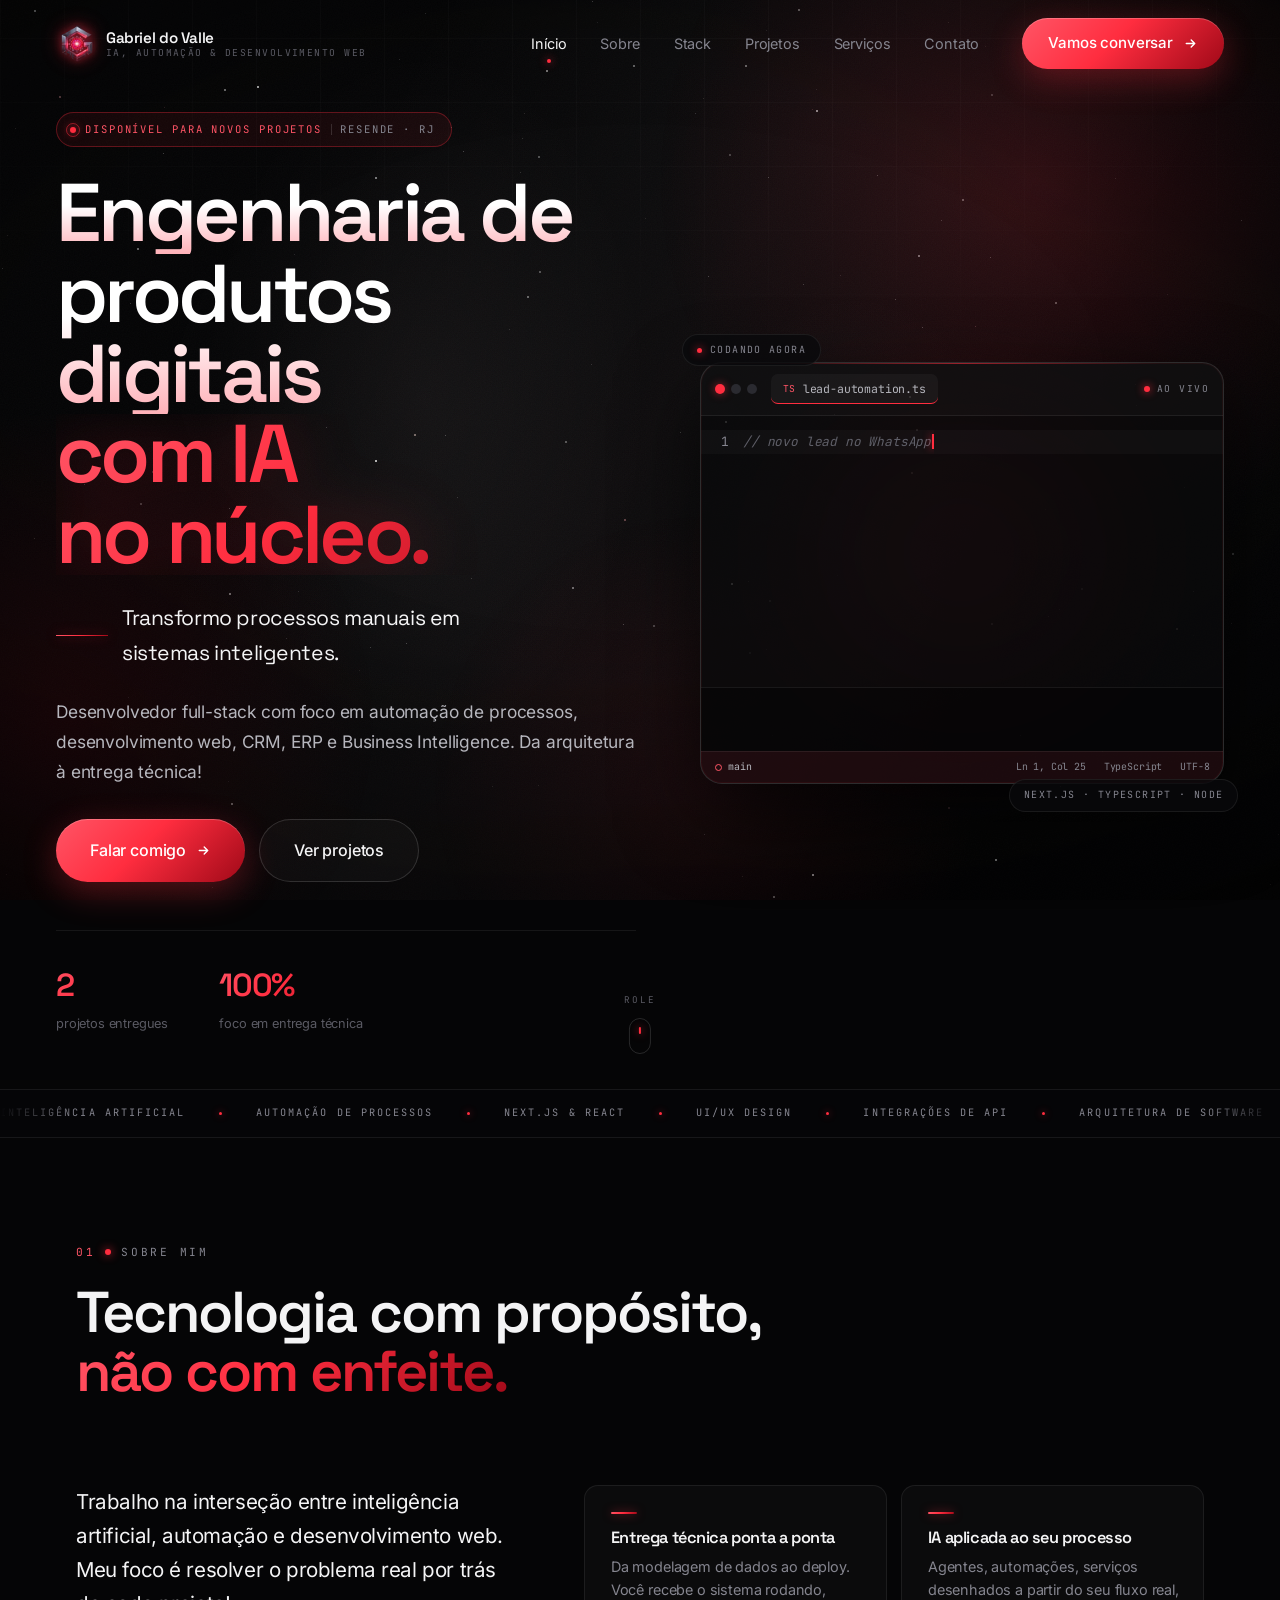
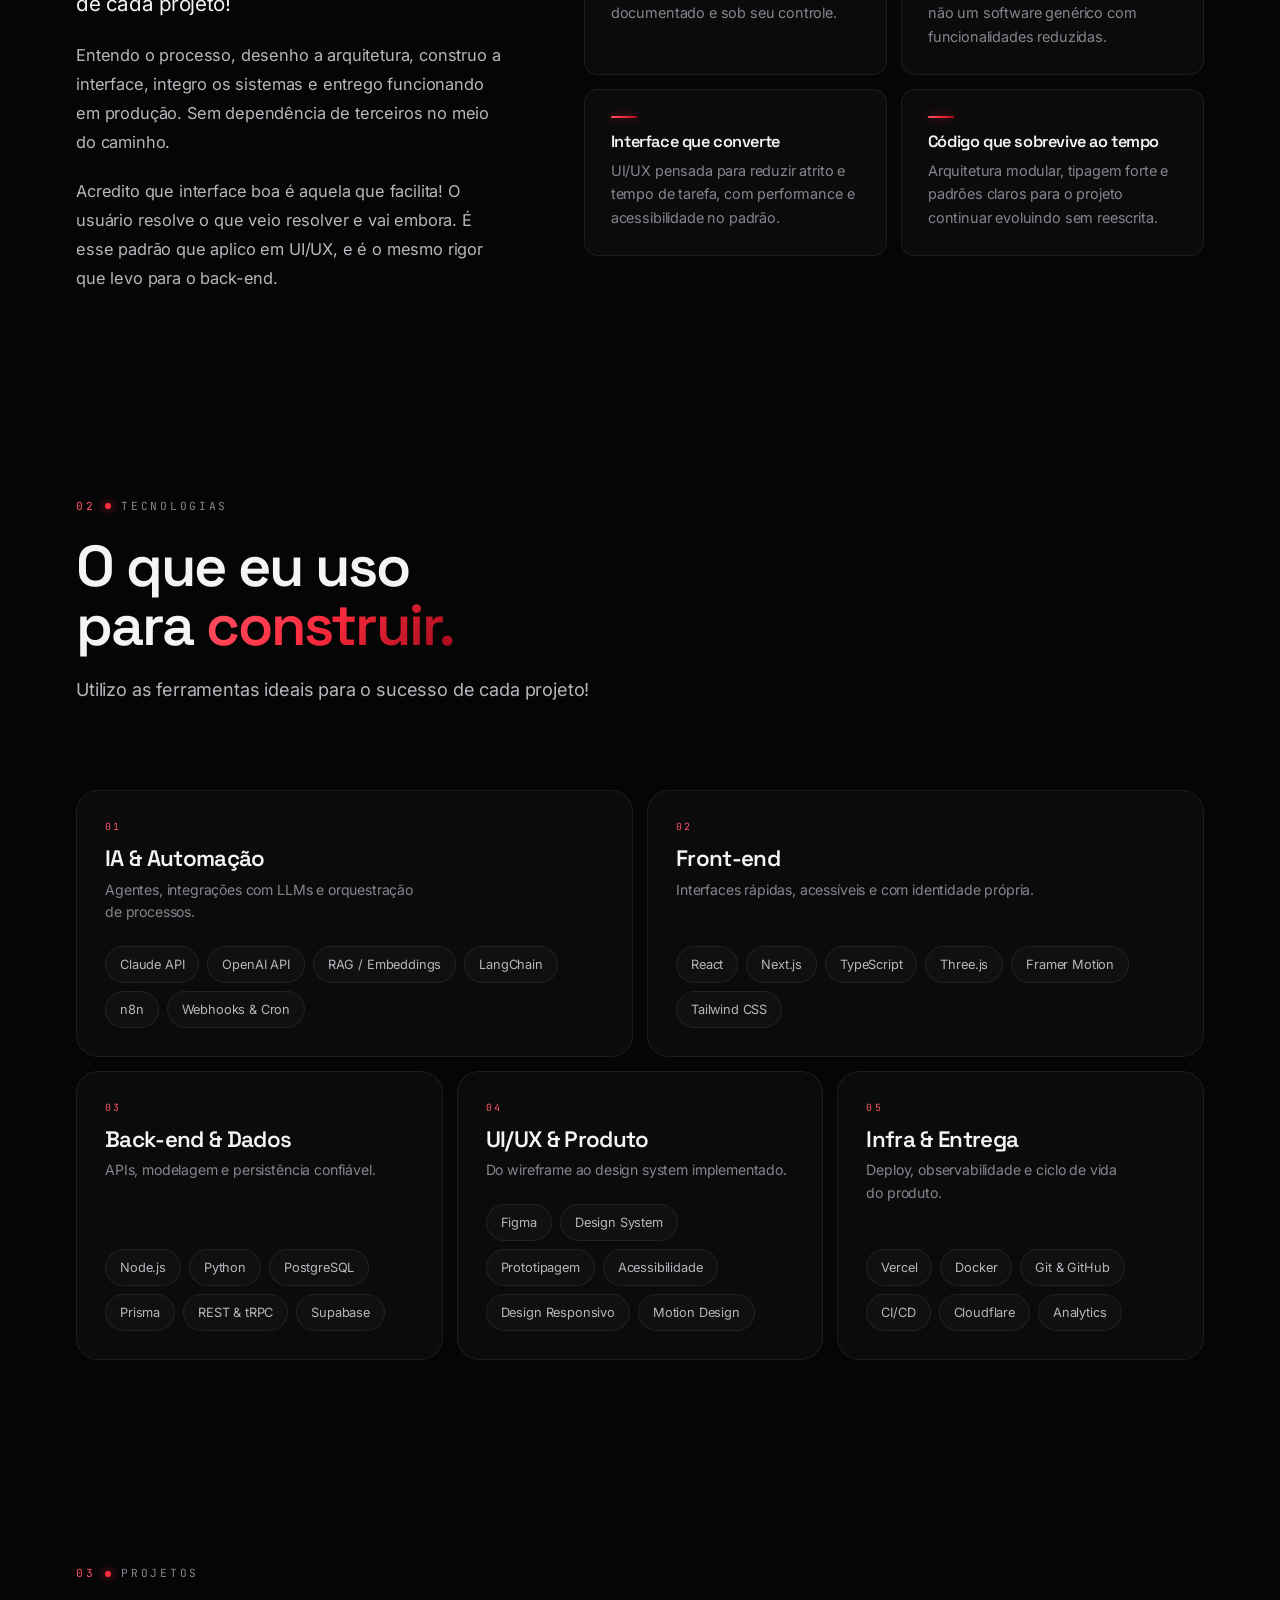
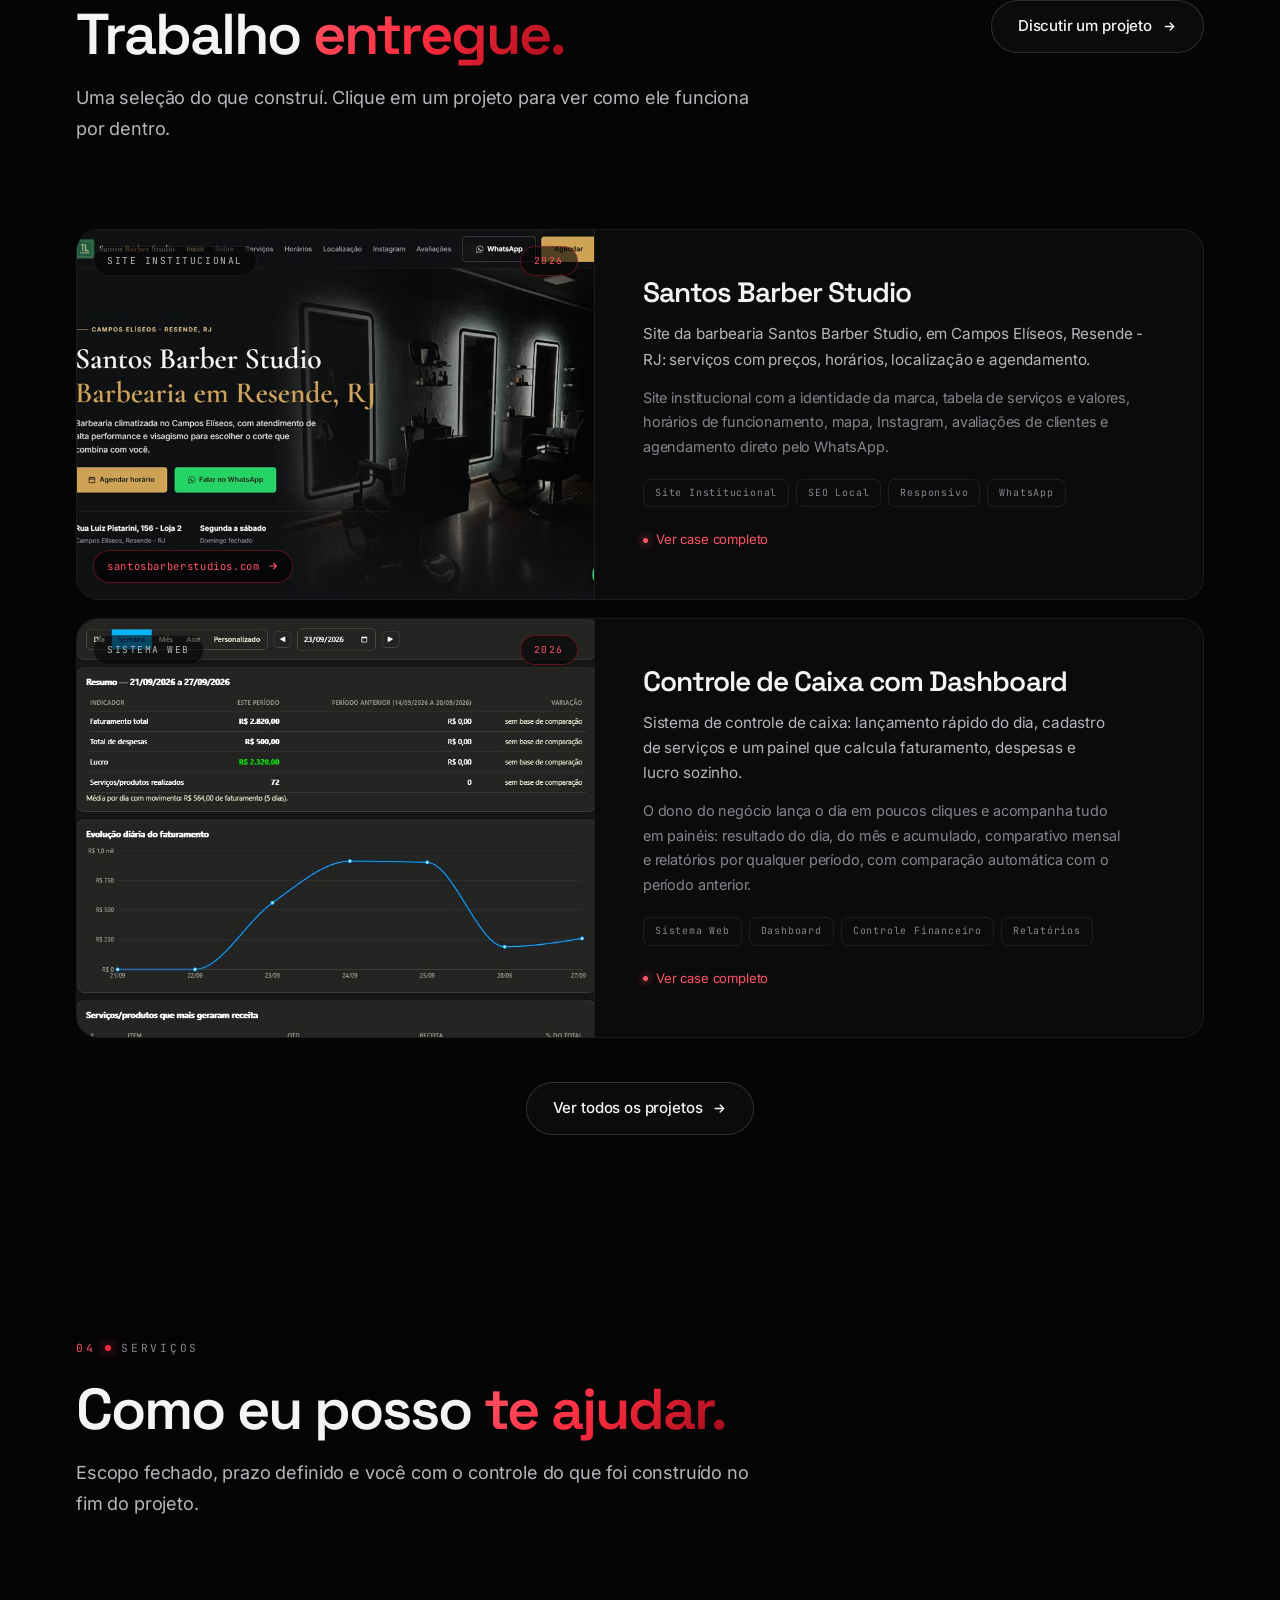
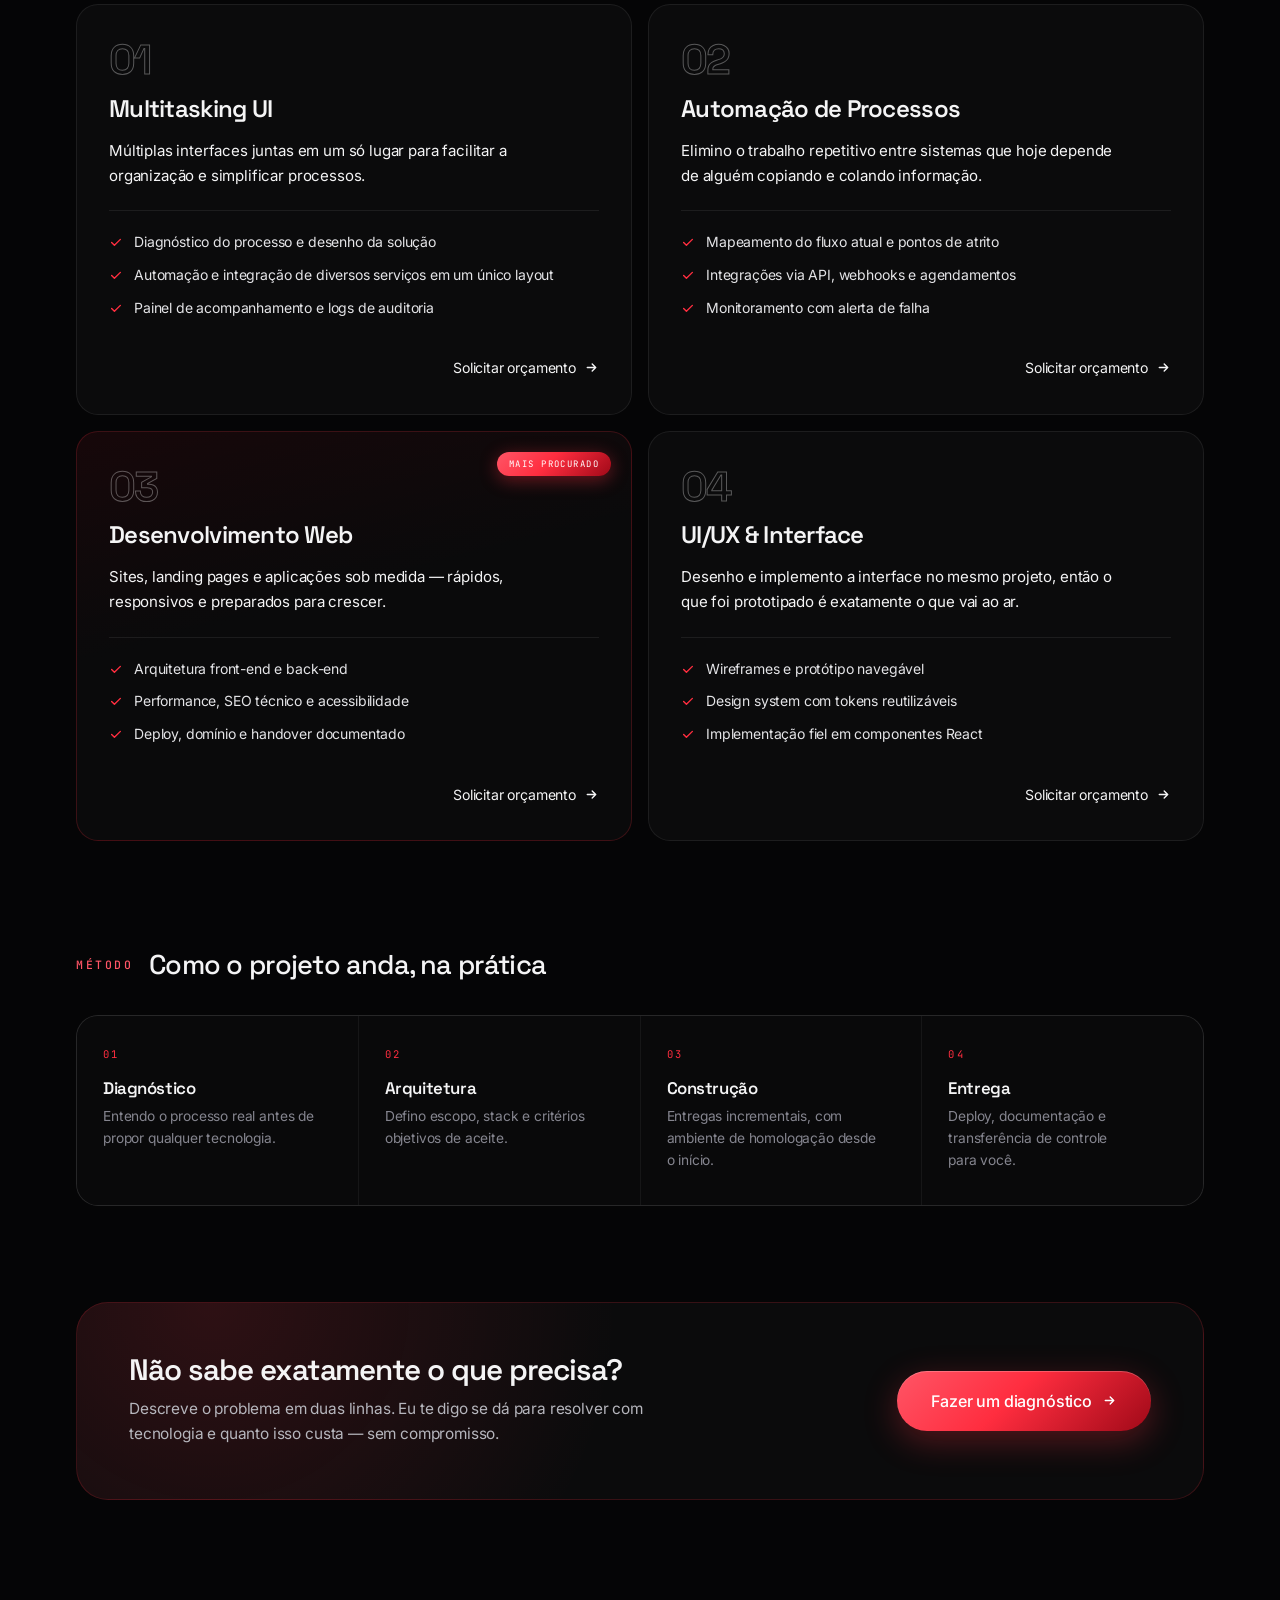
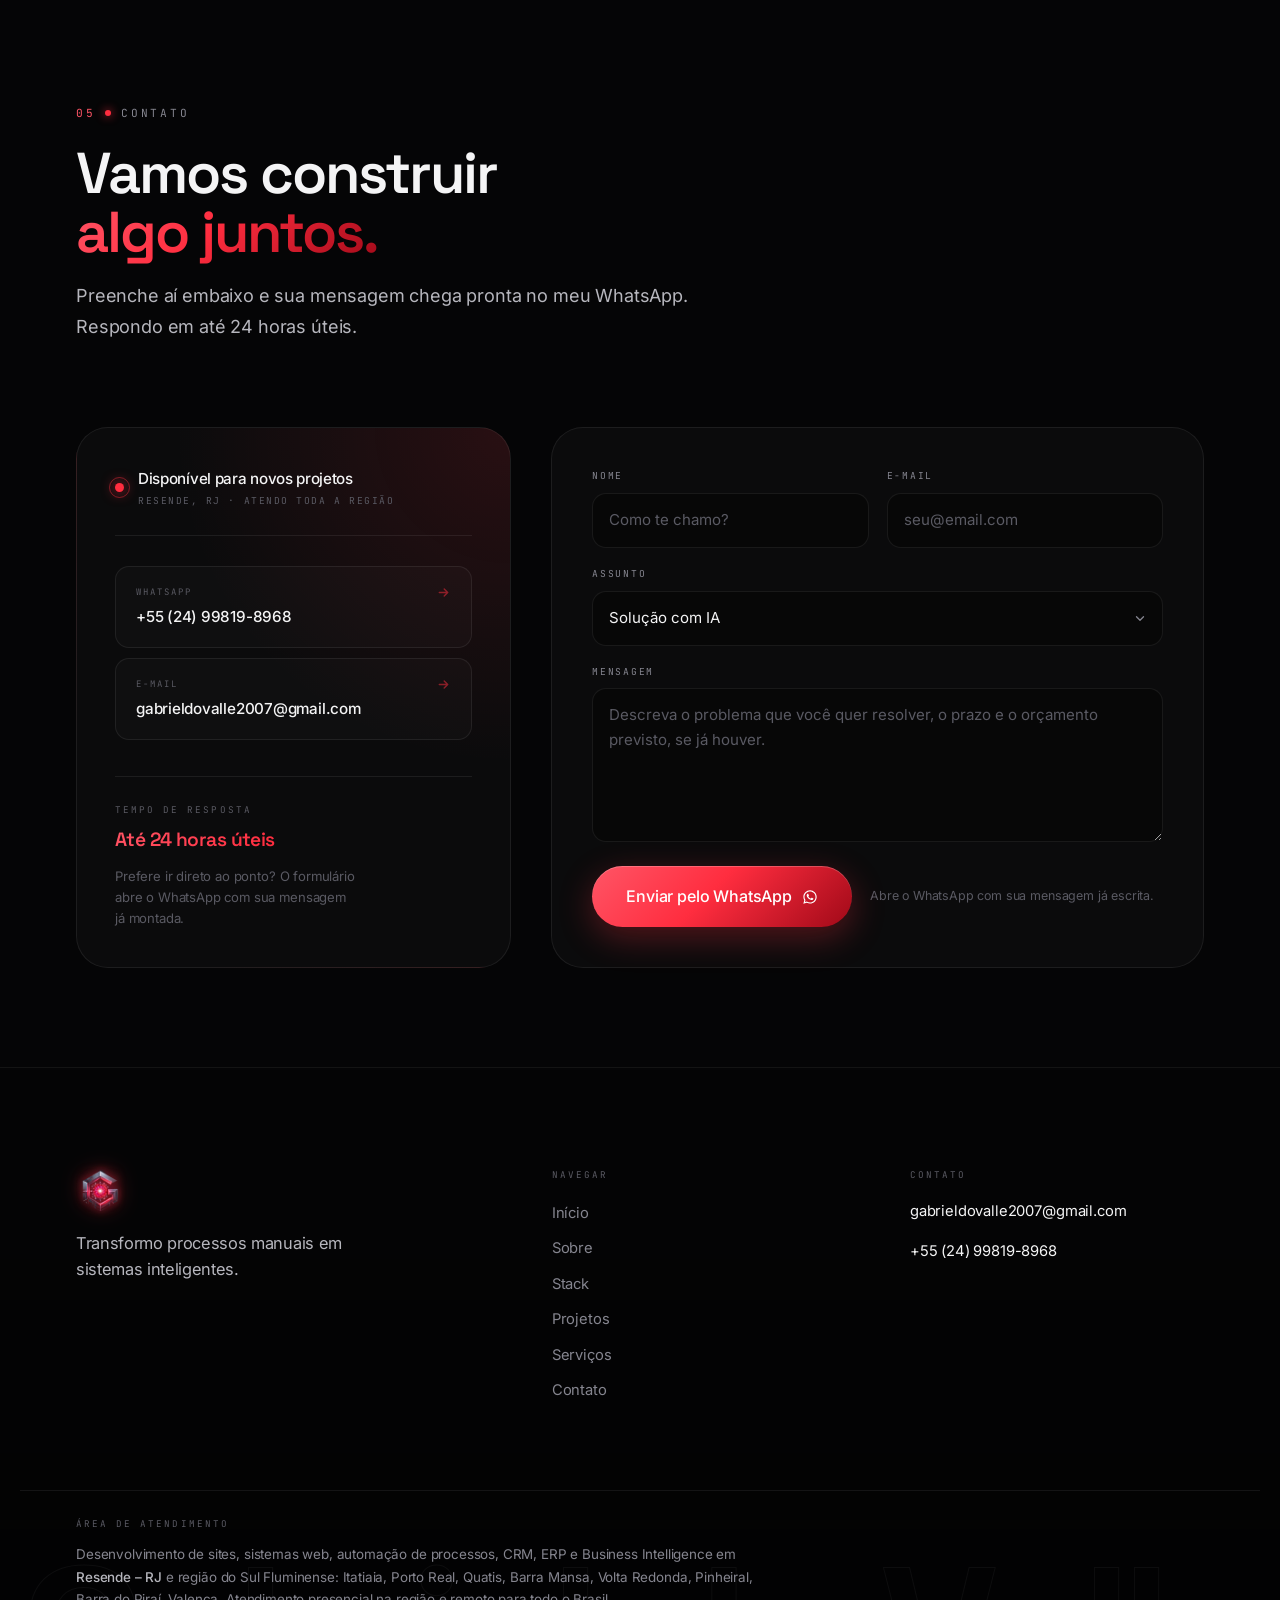
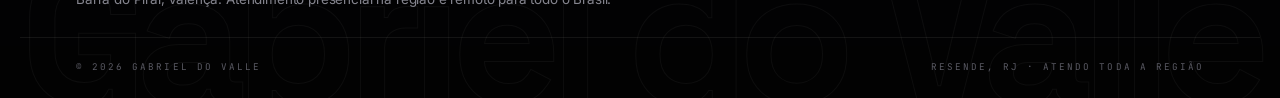
<file: index.html>
<!DOCTYPE html><html lang="pt-BR" class="display_6c38e116-module__ekQVfG__variable body_b1b3c434-module__d_0Jqq__variable mono_168a530b-module__RefMrG__variable"><head><meta charSet="utf-8"/><meta name="viewport" content="width=device-width, initial-scale=1"/><link rel="preload" href="/_next/static/media/inter-s.p.0gsaq8ukbf34m.woff2" as="font" crossorigin="" type="font/woff2"/><link rel="preload" href="/_next/static/media/jetbrains_mono-s.p.2rmhnsrc80fag.woff2" as="font" crossorigin="" type="font/woff2"/><link rel="preload" href="/_next/static/media/space_grotesk-s.p.092gko6h6levo.woff2" as="font" crossorigin="" type="font/woff2"/><link rel="preload" as="image" href="/logo-mark.png"/><link rel="stylesheet" href="/_next/static/chunks/259diqgk3mq0j.css" data-precedence="next"/><link rel="stylesheet" href="/_next/static/chunks/439s-s46n5mvq.css" data-precedence="next"/><link rel="stylesheet" href="/_next/static/chunks/1o6hzm44i4kti.css" data-precedence="next"/><link rel="preload" as="script" fetchPriority="low" href="/_next/static/chunks/12aruqaur5huj.js"/><script src="/_next/static/chunks/0_i_z5y45w3ww.js" async=""></script><script src="/_next/static/chunks/196x_tfexoucg.js" async=""></script><script src="/_next/static/chunks/turbopack-2b7m0jbolpuu7.js" async=""></script><script src="/_next/static/chunks/0h2qsuyze9ds1.js" async=""></script><script src="/_next/static/chunks/40_ns-kr3met_.js" async=""></script><script src="/_next/static/chunks/42q621w_pf1w7.js" async=""></script><script src="/_next/static/chunks/0o8_vfv96iha8.js" async=""></script><meta name="next-size-adjust" content=""/><meta http-equiv="Content-Security-Policy" content="default-src &#x27;self&#x27;; script-src &#x27;self&#x27; &#x27;unsafe-inline&#x27;; style-src &#x27;self&#x27; &#x27;unsafe-inline&#x27;; img-src &#x27;self&#x27; data:; font-src &#x27;self&#x27;; connect-src &#x27;self&#x27;; object-src &#x27;none&#x27;; base-uri &#x27;self&#x27;; form-action &#x27;self&#x27;; upgrade-insecure-requests"/><meta name="theme-color" content="#050506"/><meta name="color-scheme" content="dark"/><title>Gabriel do Valle — Desenvolvimento de Sites e Sistemas em Resende, RJ</title><meta name="description" content="Criação de sites, sistemas web, automação de processos, CRM, ERP e Business Intelligence em Resende e região do Sul Fluminense. Da arquitetura à entrega técnica. Atendimento presencial ou remoto."/><meta name="author" content="Gabriel do Valle"/><meta name="keywords" content="desenvolvimento de sites em Resende,criação de sites Resende RJ,desenvolvimento de sistemas Resende,sistema web sob medida Resende,programador em Resende RJ,desenvolvedor de sites Sul Fluminense,automação de processos Resende,desenvolvimento de ERP e CRM Resende,landing page Resende RJ,site para empresa Resende,Resende,Itatiaia,Porto Real,Quatis,Barra Mansa,Volta Redonda,Pinheiral,Barra do Piraí,Valença"/><meta name="referrer" content="strict-origin-when-cross-origin"/><meta name="creator" content="Gabriel do Valle"/><meta name="publisher" content="Gabriel do Valle"/><meta name="robots" content="index, follow"/><meta name="googlebot" content="index, follow, max-image-preview:large, max-snippet:-1"/><meta name="category" content="technology"/><link rel="canonical" href="https://gabrielvallecg.github.io/"/><meta property="og:title" content="Gabriel do Valle — Desenvolvimento de Sites e Sistemas em Resende, RJ"/><meta property="og:description" content="Criação de sites, sistemas web, automação de processos, CRM, ERP e Business Intelligence em Resende e região do Sul Fluminense. Da arquitetura à entrega técnica. Atendimento presencial ou remoto."/><meta property="og:url" content="https://gabrielvallecg.github.io/"/><meta property="og:site_name" content="Gabriel do Valle"/><meta property="og:locale" content="pt_BR"/><meta property="og:image" content="https://gabrielvallecg.github.io/og.jpg"/><meta property="og:image:width" content="1200"/><meta property="og:image:height" content="630"/><meta property="og:image:alt" content="Gabriel do Valle — sites, sistemas e automação com IA"/><meta property="og:type" content="website"/><meta name="twitter:card" content="summary_large_image"/><meta name="twitter:title" content="Gabriel do Valle — Desenvolvimento de Sites e Sistemas em Resende, RJ"/><meta name="twitter:description" content="Criação de sites, sistemas web, automação de processos, CRM, ERP e Business Intelligence em Resende e região do Sul Fluminense. Da arquitetura à entrega técnica. Atendimento presencial ou remoto."/><meta name="twitter:image" content="https://gabrielvallecg.github.io/og.jpg"/><meta name="twitter:image:alt" content="Gabriel do Valle — sites, sistemas e automação com IA"/><meta name="twitter:image:width" content="1200"/><meta name="twitter:image:height" content="630"/><link rel="icon" href="/icon.svg?icon.0d7tq_diuvg7f.svg" sizes="any" type="image/svg+xml"/><script src="/_next/static/chunks/0cz1d0mv5g_q7.js" noModule=""></script></head><body><div hidden=""><!--$--><!--/$--></div><a href="#conteudo" class="skipLink">Pular para o conteúdo</a><div class="Backdrop-module__TeW3gG__backdrop" aria-hidden="true"><div class="Backdrop-module__TeW3gG__milkyWay"></div><div class="Backdrop-module__TeW3gG__stars" data-layer="far" style="box-shadow:1310px 954px rgba(255,255,255,0.37),2178px 968px rgba(255,255,255,0.21),1556px 811px rgba(255,228,214,0.33),1075px 1206px rgba(255,255,255,0.40),457px 497px rgba(255,255,255,0.31),1491px 229px rgba(255,255,255,0.37),1071px 1520px rgba(255,255,255,0.44),813px 1122px rgba(255,255,255,0.26),1897px 1760px rgba(255,255,255,0.27),1903px 625px rgba(255,255,255,0.36),2164px 258px rgba(255,228,214,0.45),985px 46px rgba(255,228,214,0.20),1273px 947px rgba(255,255,255,0.27),1880px 160px rgba(255,255,255,0.39),1138px 1143px rgba(255,255,255,0.49),1193px 635px rgba(255,255,255,0.20),1074px 1367px rgba(255,255,255,0.28),890px 1516px rgba(255,255,255,0.23),1613px 1123px rgba(255,255,255,0.22),967px 1687px rgba(255,255,255,0.45),1052px 1654px rgba(255,255,255,0.37),788px 926px rgba(255,228,214,0.18),772px 735px rgba(255,255,255,0.22),1907px 980px rgba(255,255,255,0.34),1433px 1120px rgba(255,170,178,0.46),1531px 1087px rgba(255,255,255,0.36),242px 1173px rgba(255,170,178,0.39),1819px 243px rgba(255,255,255,0.22),2489px 618px rgba(255,255,255,0.48),1947px 1177px rgba(255,255,255,0.20),1700px 886px rgba(255,255,255,0.38),1838px 567px rgba(255,255,255,0.21),975px 326px rgba(255,170,178,0.44),1922px 9px rgba(255,228,214,0.32),1457px 1260px rgba(255,255,255,0.38),1270px 884px rgba(255,228,214,0.23),163px 153px rgba(255,255,255,0.50),1802px 1503px rgba(255,170,178,0.47),130px 303px rgba(255,255,255,0.37),1068px 959px rgba(255,255,255,0.20),1184px 487px rgba(255,255,255,0.31),1059px 609px rgba(255,255,255,0.37),2497px 534px rgba(255,255,255,0.32),1751px 571px rgba(255,255,255,0.36),7px 235px rgba(255,228,214,0.23),347px 1470px rgba(255,255,255,0.24),2113px 1330px rgba(255,255,255,0.44),227px 1339px rgba(255,255,255,0.25),877px 175px rgba(255,255,255,0.46),1845px 1040px rgba(255,255,255,0.42),982px 1375px rgba(255,255,255,0.25),355px 1126px rgba(255,255,255,0.18),2473px 1558px rgba(255,228,214,0.35),143px 950px rgba(255,255,255,0.43),2516px 250px rgba(255,255,255,0.46),2373px 1783px rgba(255,255,255,0.30),1115px 178px rgba(255,255,255,0.24),226px 1687px rgba(255,255,255,0.36),593px 1682px rgba(255,228,214,0.20),695px 113px rgba(255,255,255,0.32),359px 670px rgba(255,228,214,0.22),1482px 830px rgba(255,255,255,0.50),1457px 978px rgba(255,255,255,0.26),2420px 543px rgba(255,255,255,0.33),326px 427px rgba(255,255,255,0.38),236px 1334px rgba(255,255,255,0.23),1106px 1409px rgba(255,255,255,0.37),1729px 680px rgba(255,170,178,0.42),842px 1279px rgba(255,255,255,0.21),1339px 1228px rgba(255,170,178,0.21),2334px 241px rgba(255,255,255,0.47),1822px 1027px rgba(255,170,178,0.43),1136px 405px rgba(255,255,255,0.28),1802px 89px rgba(255,255,255,0.41),1096px 1362px rgba(255,170,178,0.32),1897px 220px rgba(255,255,255,0.21),43px 1698px rgba(255,255,255,0.26),748px 581px rgba(255,255,255,0.41),1562px 1753px rgba(255,228,214,0.36),1403px 707px rgba(255,228,214,0.27),255px 983px rgba(255,255,255,0.32),1353px 342px rgba(255,255,255,0.39),768px 177px rgba(255,255,255,0.46),252px 1027px rgba(255,255,255,0.32),164px 107px rgba(255,170,178,0.31),1071px 1630px rgba(255,255,255,0.29),1559px 12px rgba(255,255,255,0.30),2031px 1275px rgba(255,170,178,0.38),1602px 296px rgba(255,255,255,0.21),557px 1530px rgba(255,255,255,0.23),168px 1506px rgba(255,255,255,0.42),948px 22px rgba(255,228,214,0.25),1208px 9px rgba(255,255,255,0.19),967px 902px rgba(255,228,214,0.19),2334px 441px rgba(255,255,255,0.29),399px 59px rgba(255,255,255,0.31),1978px 712px rgba(255,255,255,0.45),796px 1117px rgba(255,255,255,0.39),1008px 1266px rgba(255,255,255,0.33),1079px 1738px rgba(255,255,255,0.28),167px 1141px rgba(255,255,255,0.22),568px 1452px rgba(255,255,255,0.41),2461px 743px rgba(255,255,255,0.29),32px 1588px rgba(255,255,255,0.22),2193px 1589px rgba(255,170,178,0.23),1023px 1000px rgba(255,255,255,0.29),245px 51px rgba(255,255,255,0.26),761px 1099px rgba(255,255,255,0.33),1337px 1125px rgba(255,170,178,0.42),492px 786px rgba(255,255,255,0.22),803px 284px rgba(255,255,255,0.38),415px 1186px rgba(255,255,255,0.24),597px 22px rgba(255,255,255,0.21),827px 932px rgba(255,170,178,0.28),1843px 1286px rgba(255,255,255,0.27),1075px 1607px rgba(255,255,255,0.30),445px 435px rgba(255,255,255,0.48),176px 1556px rgba(255,255,255,0.46),2px 268px rgba(255,255,255,0.34),1731px 1271px rgba(255,255,255,0.40),538px 1677px rgba(255,255,255,0.49),298px 591px rgba(255,255,255,0.28),2066px 1710px rgba(255,255,255,0.20),1005px 1702px rgba(255,255,255,0.37),377px 1153px rgba(255,255,255,0.36),2303px 835px rgba(255,255,255,0.48),612px 1085px rgba(255,255,255,0.43),703px 98px rgba(255,228,214,0.29),2286px 519px rgba(255,255,255,0.32),1020px 735px rgba(255,255,255,0.41),834px 414px rgba(255,255,255,0.48),27px 1038px rgba(255,255,255,0.25),2114px 1247px rgba(255,255,255,0.23),15px 128px rgba(255,255,255,0.24),24px 1681px rgba(255,255,255,0.46),1656px 1080px rgba(255,255,255,0.43),128px 697px rgba(255,255,255,0.22),1045px 509px rgba(255,228,214,0.22),1224px 1580px rgba(255,255,255,0.41),1325px 1198px rgba(255,255,255,0.19),1799px 1484px rgba(255,255,255,0.30),1135px 384px rgba(255,170,178,0.36),522px 138px rgba(255,255,255,0.28),781px 1363px rgba(255,255,255,0.49),941px 220px rgba(255,255,255,0.40),645px 218px rgba(255,255,255,0.19),507px 1083px rgba(255,228,214,0.30),2160px 197px rgba(255,255,255,0.29),708px 276px rgba(255,255,255,0.44),1451px 159px rgba(255,255,255,0.34),1872px 878px rgba(255,170,178,0.33),359px 1316px rgba(255,255,255,0.31),1545px 1343px rgba(255,255,255,0.34),34px 538px rgba(255,255,255,0.32),980px 1190px rgba(255,255,255,0.36),2109px 14px rgba(255,255,255,0.42),1415px 1047px rgba(255,255,255,0.24),1381px 299px rgba(255,255,255,0.32),520px 172px rgba(255,255,255,0.28),1685px 1500px rgba(255,255,255,0.22),84px 1047px rgba(255,255,255,0.49),471px 578px rgba(255,255,255,0.33),1228px 1648px rgba(255,255,255,0.34),208px 1171px rgba(255,170,178,0.33),895px 299px rgba(255,255,255,0.48),591px 364px rgba(255,255,255,0.28),1975px 1762px rgba(255,255,255,0.24),1879px 1063px rgba(255,255,255,0.49),2179px 629px rgba(255,170,178,0.20),1622px 200px rgba(255,255,255,0.21),810px 1233px rgba(255,255,255,0.40),1438px 1150px rgba(255,255,255,0.40),212px 1443px rgba(255,255,255,0.23),2390px 1551px rgba(255,255,255,0.50),878px 1681px rgba(255,255,255,0.42),2237px 319px rgba(255,255,255,0.27),704px 834px rgba(255,255,255,0.40),2321px 362px rgba(255,255,255,0.18),1732px 1164px rgba(255,255,255,0.49),369px 1799px rgba(255,255,255,0.39),752px 1302px rgba(255,170,178,0.40),837px 575px rgba(255,255,255,0.21),1497px 260px rgba(255,255,255,0.43),1931px 721px rgba(255,255,255,0.23),2548px 1347px rgba(255,255,255,0.27),370px 647px rgba(255,255,255,0.41),1341px 213px rgba(255,228,214,0.37),2464px 1761px rgba(255,228,214,0.28),1287px 839px rgba(255,255,255,0.46),1896px 1080px rgba(255,255,255,0.45),451px 127px rgba(255,255,255,0.40),2524px 604px rgba(255,255,255,0.22),2308px 1019px rgba(255,228,214,0.38),1426px 81px rgba(255,255,255,0.35),552px 909px rgba(255,255,255,0.38),425px 13px rgba(255,255,255,0.28),1555px 1401px rgba(255,255,255,0.37),1670px 115px rgba(255,255,255,0.26),1167px 294px rgba(255,170,178,0.21),425px 202px rgba(255,255,255,0.47),271px 1789px rgba(255,255,255,0.25),2158px 1266px rgba(255,228,214,0.39),1940px 1760px rgba(255,255,255,0.44),1048px 616px rgba(255,255,255,0.45),52px 1282px rgba(255,255,255,0.33),113px 870px rgba(255,255,255,0.39),2276px 785px rgba(255,255,255,0.20),398px 1656px rgba(255,255,255,0.23),1148px 1462px rgba(255,255,255,0.45),2507px 20px rgba(255,170,178,0.31),592px 1px rgba(255,255,255,0.45),1346px 1031px rgba(255,255,255,0.40),1380px 1449px rgba(255,255,255,0.50),2051px 1764px rgba(255,255,255,0.22),1803px 54px rgba(255,255,255,0.45),1743px 1061px rgba(255,228,214,0.32),2379px 868px rgba(255,255,255,0.48),162px 288px rgba(255,255,255,0.30),680px 432px rgba(255,255,255,0.40),2428px 798px rgba(255,255,255,0.45),2343px 310px rgba(255,255,255,0.25),959px 1780px rgba(255,255,255,0.46),1440px 1511px rgba(255,255,255,0.45),2520px 1510px rgba(255,255,255,0.31),1815px 1494px rgba(255,255,255,0.28),830px 1146px rgba(255,228,214,0.25),593px 1774px rgba(255,255,255,0.21),1281px 242px rgba(255,255,255,0.39),2064px 1651px rgba(255,228,214,0.33),2347px 1272px rgba(255,255,255,0.41),1261px 1064px rgba(255,255,255,0.33),1937px 347px rgba(255,255,255,0.27),1060px 786px rgba(255,255,255,0.45),2086px 1062px rgba(255,255,255,0.32),354px 1691px rgba(255,255,255,0.22),2024px 1066px rgba(255,255,255,0.46),1348px 1590px rgba(255,255,255,0.37),606px 1154px rgba(255,255,255,0.30),1193px 591px rgba(255,255,255,0.50),623px 624px rgba(255,255,255,0.46),742px 876px rgba(255,228,214,0.28),2114px 852px rgba(255,255,255,0.28),1241px 220px rgba(255,255,255,0.35),250px 976px rgba(255,255,255,0.32),1639px 751px rgba(255,170,178,0.46),2359px 760px rgba(255,170,178,0.40),1231px 623px rgba(255,255,255,0.18),1378px 1536px rgba(255,255,255,0.30),1278px 834px rgba(255,255,255,0.18),2401px 24px rgba(255,255,255,0.28),2062px 804px rgba(255,228,214,0.43),212px 887px rgba(255,255,255,0.32),294px 254px rgba(255,255,255,0.24),990px 257px rgba(255,255,255,0.47),730px 1202px rgba(255,255,255,0.26),2261px 503px rgba(255,255,255,0.36),905px 959px rgba(255,170,178,0.38),611px 1713px rgba(255,255,255,0.46),149px 1771px rgba(255,255,255,0.18),2207px 385px rgba(255,170,178,0.28),1569px 1620px rgba(255,170,178,0.24),385px 1106px rgba(255,255,255,0.47),2220px 1729px rgba(255,255,255,0.29),2074px 1288px rgba(255,255,255,0.25),1001px 1475px rgba(255,255,255,0.23),2229px 1624px rgba(255,255,255,0.39),2025px 803px rgba(255,255,255,0.49),1102px 751px rgba(255,255,255,0.22),490px 1052px rgba(255,255,255,0.28),52px 1590px rgba(255,255,255,0.18),1047px 1434px rgba(255,255,255,0.18),1586px 56px rgba(255,255,255,0.43),1209px 1560px rgba(255,255,255,0.42),500px 1385px rgba(255,255,255,0.48),2421px 1141px rgba(255,255,255,0.23),2491px 1264px rgba(255,170,178,0.32),509px 329px rgba(255,255,255,0.28),1211px 1160px rgba(255,255,255,0.29),766px 649px rgba(255,255,255,0.31),1038px 790px rgba(255,255,255,0.47),2533px 163px rgba(255,255,255,0.37),1729px 1083px rgba(255,255,255,0.35),673px 1738px rgba(255,255,255,0.38),2307px 767px rgba(255,255,255,0.48),238px 449px rgba(255,255,255,0.30),1826px 92px rgba(255,255,255,0.48),626px 989px rgba(255,255,255,0.45),1731px 13px rgba(255,255,255,0.24),435px 1367px rgba(255,255,255,0.21),2535px 1388px rgba(255,255,255,0.49),848px 996px rgba(255,255,255,0.46),1322px 663px rgba(255,228,214,0.40),1935px 1150px rgba(255,170,178,0.47),2444px 1262px rgba(255,255,255,0.46),463px 151px rgba(255,255,255,0.45),406px 619px rgba(255,255,255,0.33),1518px 1714px rgba(255,255,255,0.28),6px 874px rgba(255,170,178,0.26),2079px 1070px rgba(255,255,255,0.38),1344px 763px rgba(255,255,255,0.46),121px 1624px rgba(255,255,255,0.33),1732px 699px rgba(255,255,255,0.27),406px 643px rgba(255,255,255,0.49),1346px 1169px rgba(255,255,255,0.48),2343px 538px rgba(255,255,255,0.43),2234px 585px rgba(255,255,255,0.40),229px 508px rgba(255,255,255,0.45),142px 1586px rgba(255,170,178,0.48),840px 275px rgba(255,228,214,0.25),2175px 1298px rgba(255,255,255,0.28),1760px 1588px rgba(255,255,255,0.46),766px 30px rgba(255,255,255,0.20),1584px 1124px rgba(255,170,178,0.20),286px 638px rgba(255,255,255,0.30),2334px 66px rgba(255,255,255,0.21),368px 220px rgba(255,255,255,0.42),1339px 955px rgba(255,255,255,0.47),2203px 245px rgba(255,255,255,0.36),1475px 1587px rgba(255,255,255,0.40),922px 327px rgba(255,255,255,0.49),515px 909px rgba(255,255,255,0.24),1736px 929px rgba(255,255,255,0.38),389px 621px rgba(255,255,255,0.34),2363px 376px rgba(255,255,255,0.46),1888px 1055px rgba(255,255,255,0.36),347px 1771px rgba(255,255,255,0.18),1629px 58px rgba(255,255,255,0.41),454px 1597px rgba(255,255,255,0.36),812px 109px rgba(255,170,178,0.31),2145px 1661px rgba(255,255,255,0.40),1991px 583px rgba(255,255,255,0.18),2200px 440px rgba(255,255,255,0.48),2380px 501px rgba(255,255,255,0.25),684px 1742px rgba(255,255,255,0.43),1301px 767px rgba(255,255,255,0.43),2412px 1523px rgba(255,255,255,0.26),1336px 1766px rgba(255,255,255,0.37),524px 113px rgba(255,255,255,0.24),816px 89px rgba(255,228,214,0.25),2248px 622px rgba(255,255,255,0.33),1402px 172px rgba(255,228,214,0.50),228px 781px rgba(255,255,255,0.20),2415px 1354px rgba(255,255,255,0.41),2131px 1419px rgba(255,228,214,0.39),2388px 943px rgba(255,255,255,0.30),1504px 435px rgba(255,170,178,0.26),1963px 1342px rgba(255,228,214,0.24),1138px 766px rgba(255,255,255,0.22),52px 1635px rgba(255,255,255,0.24),728px 1683px rgba(255,255,255,0.49),670px 1256px rgba(255,255,255,0.28),276px 1740px rgba(255,255,255,0.45),1670px 426px rgba(255,255,255,0.46),1467px 998px rgba(255,170,178,0.39),2383px 1778px rgba(255,255,255,0.24),2289px 304px rgba(255,255,255,0.39),1809px 1729px rgba(255,170,178,0.36),538px 785px rgba(255,255,255,0.23),84px 484px rgba(255,255,255,0.37),2518px 96px rgba(255,255,255,0.28)"></div><div class="Backdrop-module__TeW3gG__stars" data-layer="mid" style="box-shadow:539px 271px rgba(255,255,255,0.43),991px 623px rgba(255,255,255,0.44),633px 65px rgba(255,255,255,0.56),1567px 1332px rgba(255,255,255,0.69),1782px 100px rgba(255,228,214,0.67),1931px 494px rgba(255,255,255,0.53),729px 154px rgba(255,255,255,0.33),653px 625px rgba(255,255,255,0.36),1600px 563px rgba(255,255,255,0.65),1586px 591px rgba(255,255,255,0.63),2089px 148px rgba(255,255,255,0.33),745px 65px rgba(255,255,255,0.60),527px 296px rgba(255,255,255,0.54),642px 1149px rgba(255,255,255,0.54),1886px 992px rgba(255,255,255,0.49),520px 1585px rgba(255,170,178,0.36),771px 1567px rgba(255,255,255,0.41),2203px 695px rgba(255,255,255,0.49),2287px 470px rgba(255,255,255,0.48),936px 1600px rgba(255,255,255,0.67),991px 94px rgba(255,255,255,0.34),1515px 800px rgba(255,255,255,0.53),571px 1795px rgba(255,255,255,0.55),1688px 742px rgba(255,255,255,0.48),2120px 1059px rgba(255,255,255,0.66),1864px 1548px rgba(255,255,255,0.40),1434px 1225px rgba(255,228,214,0.43),2128px 1605px rgba(255,255,255,0.47),1381px 1172px rgba(255,255,255,0.37),572px 587px rgba(255,255,255,0.58),1460px 528px rgba(255,255,255,0.68),338px 1039px rgba(255,255,255,0.30),1509px 672px rgba(255,255,255,0.64),25px 1080px rgba(255,255,255,0.40),2205px 510px rgba(255,255,255,0.42),1687px 1110px rgba(255,255,255,0.52),2539px 990px rgba(255,255,255,0.55),362px 1408px rgba(255,255,255,0.34),1600px 1638px rgba(255,255,255,0.54),2446px 1383px rgba(255,255,255,0.52),2267px 1327px rgba(255,255,255,0.61),1110px 1634px rgba(255,170,178,0.47),970px 1140px rgba(255,255,255,0.69),814px 1271px rgba(255,255,255,0.44),704px 1636px rgba(255,228,214,0.69),773px 896px rgba(255,255,255,0.65),2187px 990px rgba(255,255,255,0.39),1355px 1798px rgba(255,228,214,0.58),2224px 985px rgba(255,255,255,0.31),243px 739px rgba(255,255,255,0.47),565px 441px rgba(255,255,255,0.44),2532px 1349px rgba(255,255,255,0.44),1633px 1615px rgba(255,255,255,0.69),224px 89px rgba(255,255,255,0.68),962px 1565px rgba(255,255,255,0.43),1065px 1611px rgba(255,255,255,0.64),2348px 690px rgba(255,255,255,0.51),1016px 1008px rgba(255,228,214,0.56),229px 593px rgba(255,255,255,0.64),916px 429px rgba(255,255,255,0.70),798px 9px rgba(255,255,255,0.56),1293px 271px rgba(255,255,255,0.41),152px 471px rgba(255,170,178,0.31),1162px 999px rgba(255,255,255,0.58),2043px 872px rgba(255,255,255,0.47),1644px 1413px rgba(255,255,255,0.30),34px 10px rgba(255,255,255,0.62),1850px 1584px rgba(255,255,255,0.45),1508px 1221px rgba(255,255,255,0.67),1537px 1684px rgba(255,255,255,0.53),1486px 1229px rgba(255,255,255,0.42),911px 472px rgba(255,228,214,0.58),2506px 1396px rgba(255,170,178,0.33),2060px 324px rgba(255,255,255,0.47),538px 156px rgba(255,255,255,0.42),977px 1683px rgba(255,255,255,0.43),2178px 1061px rgba(255,255,255,0.32),1890px 1279px rgba(255,255,255,0.57),962px 199px rgba(255,255,255,0.48),2278px 776px rgba(255,255,255,0.44),137px 248px rgba(255,255,255,0.60),140px 503px rgba(255,255,255,0.33),1961px 398px rgba(255,255,255,0.37),1549px 388px rgba(255,255,255,0.49),414px 434px rgba(255,228,214,0.64),1749px 251px rgba(255,255,255,0.70),1966px 1532px rgba(255,170,178,0.37),2538px 1266px rgba(255,170,178,0.49),59px 96px rgba(255,170,178,0.55),412px 1243px rgba(255,255,255,0.59),768px 1202px rgba(255,255,255,0.53),1176px 628px rgba(255,228,214,0.67),948px 807px rgba(255,170,178,0.33),749px 652px rgba(255,255,255,0.32),2418px 1788px rgba(255,228,214,0.57),595px 1458px rgba(255,255,255,0.54),1754px 592px rgba(255,228,214,0.57),1640px 1786px rgba(255,255,255,0.66),375px 177px rgba(255,255,255,0.67),2235px 1701px rgba(255,255,255,0.40),1081px 588px rgba(255,255,255,0.36),2309px 1623px rgba(255,255,255,0.45),1638px 492px rgba(255,255,255,0.31),1410px 284px rgba(255,255,255,0.47),769px 600px rgba(255,255,255,0.34),1055px 302px rgba(255,255,255,0.44),1325px 334px rgba(255,255,255,0.34),1742px 939px rgba(255,255,255,0.63),539px 1145px rgba(255,255,255,0.69),824px 918px rgba(255,228,214,0.46),1998px 1226px rgba(255,255,255,0.66),1534px 890px rgba(255,170,178,0.60),565px 236px rgba(255,255,255,0.38),218px 1785px rgba(255,255,255,0.69),1232px 553px rgba(255,255,255,0.31),1154px 1195px rgba(255,255,255,0.51),988px 1141px rgba(255,255,255,0.48),2265px 1521px rgba(255,228,214,0.66),624px 519px rgba(255,170,178,0.50),1570px 32px rgba(255,255,255,0.37)"></div><div class="Backdrop-module__TeW3gG__stars" data-layer="near" style="box-shadow:1612px 173px rgba(255,255,255,0.74),1281px 1181px rgba(255,255,255,0.82),69px 1015px rgba(255,255,255,0.60),909px 396px rgba(255,255,255,0.77),2041px 490px rgba(255,255,255,0.83),2037px 187px rgba(255,228,214,0.77),1997px 1144px rgba(255,255,255,0.82),2056px 1796px rgba(255,255,255,0.64),918px 255px rgba(255,255,255,0.55),1524px 370px rgba(255,255,255,0.68),1705px 936px rgba(255,255,255,0.59),513px 1612px rgba(255,255,255,0.69),731px 583px rgba(255,255,255,0.90),1652px 827px rgba(255,255,255,0.66),2274px 1678px rgba(255,228,214,0.72),546px 70px rgba(255,255,255,0.62),1739px 1024px rgba(255,170,178,0.61),725px 421px rgba(255,255,255,0.94),1808px 1019px rgba(255,255,255,0.71),8px 1043px rgba(255,255,255,0.68),2496px 375px rgba(255,255,255,0.92),257px 86px rgba(255,255,255,0.93),995px 859px rgba(255,255,255,0.83),1677px 1608px rgba(255,255,255,0.60),1798px 1385px rgba(255,255,255,0.55),231px 803px rgba(255,255,255,0.62),816px 110px rgba(255,255,255,0.72),409px 1382px rgba(255,255,255,0.59),1745px 1600px rgba(255,255,255,0.66),375px 460px rgba(255,255,255,0.91),2491px 300px rgba(255,228,214,0.56),757px 1282px rgba(255,255,255,0.94),812px 874px rgba(255,255,255,0.93),1398px 513px rgba(255,255,255,0.64),1805px 737px rgba(255,255,255,0.92),1778px 622px rgba(255,255,255,0.69),2509px 1728px rgba(255,255,255,0.74),1603px 820px rgba(255,228,214,0.83)"></div><div class="Backdrop-module__TeW3gG__grid"></div><div class="Backdrop-module__TeW3gG__auroraOne"></div><div class="Backdrop-module__TeW3gG__auroraTwo"></div><div class="Backdrop-module__TeW3gG__auroraThree"></div><div class="Backdrop-module__TeW3gG__noise"></div><div class="Backdrop-module__TeW3gG__vignette"></div></div><header class="Navbar-module__cRh5nW__header" data-condensed="false"><nav class="Navbar-module__cRh5nW__bar" aria-label="Navegacao principal"><a href="/#inicio" class="Navbar-module__cRh5nW__brand"><span class="Navbar-module__cRh5nW__mark" aria-hidden="true"><img alt="" width="88" height="88" decoding="async" data-nimg="1" class="Navbar-module__cRh5nW__markImg" style="color:transparent" src="/logo-mark.png"/></span><span class="Navbar-module__cRh5nW__brandText"><strong>Gabriel do Valle</strong><em>IA, Automação &amp; Desenvolvimento Web</em></span></a><ul class="Navbar-module__cRh5nW__links"><li><a href="/#inicio" class="Navbar-module__cRh5nW__link" data-active="false">Início<i aria-hidden="true"></i></a></li><li><a href="/#sobre" class="Navbar-module__cRh5nW__link" data-active="false">Sobre<i aria-hidden="true"></i></a></li><li><a href="/#stack" class="Navbar-module__cRh5nW__link" data-active="false">Stack<i aria-hidden="true"></i></a></li><li><a href="/#projetos" class="Navbar-module__cRh5nW__link" data-active="false">Projetos<i aria-hidden="true"></i></a></li><li><a href="/#servicos" class="Navbar-module__cRh5nW__link" data-active="false">Serviços<i aria-hidden="true"></i></a></li><li><a href="/#contato" class="Navbar-module__cRh5nW__link" data-active="false">Contato<i aria-hidden="true"></i></a></li></ul><div class="Navbar-module__cRh5nW__actions"><a href="/#contato" class="Button-module__8RiFmG__btn" data-variant="primary" data-size="md"><span class="Button-module__8RiFmG__sheen" aria-hidden="true"></span><span class="Button-module__8RiFmG__label">Vamos conversar</span><span class="Button-module__8RiFmG__icon"><svg width="15" height="15" viewBox="0 0 16 16" fill="none" aria-hidden="true"><path d="M3.5 8h9m0 0L8.75 4.25M12.5 8l-3.75 3.75" stroke="currentColor" stroke-width="1.5" stroke-linecap="round" stroke-linejoin="round"></path></svg></span></a></div><button type="button" class="Navbar-module__cRh5nW__burger" aria-expanded="false" aria-controls="menu-mobile" aria-label="Abrir menu"><span data-open="false"></span><span data-open="false"></span></button></nav></header><main id="conteudo"><section id="inicio" class="Hero-module___w2HtG__hero"><div class="Hero-module___w2HtG__inner"><div class="Hero-module___w2HtG__content" style="opacity:1;transform:none"><span style="--i:0" class="Hero-module___w2HtG__status Hero-module___w2HtG__enter"><i aria-hidden="true"></i>Disponível para novos projetos<em>Resende<!-- --> · <!-- -->RJ</em></span><h1 style="--i:1" class="Hero-module___w2HtG__title Hero-module___w2HtG__enter"><span class="Hero-module___w2HtG__titleLine"><span data-accent="false">Engenharia de</span></span><span class="Hero-module___w2HtG__titleLine"><span data-accent="false">produtos digitais</span></span><span class="Hero-module___w2HtG__titleLine"><span data-accent="true">com IA no núcleo.</span></span></h1><p style="--i:2" class="Hero-module___w2HtG__tagline Hero-module___w2HtG__enter"><span class="Hero-module___w2HtG__taglineRule" aria-hidden="true"></span>Transformo processos manuais em sistemas inteligentes.</p><p style="--i:3" class="Hero-module___w2HtG__intro Hero-module___w2HtG__enter">Desenvolvedor full-stack com foco em automação de processos, desenvolvimento web, CRM, ERP e Business Intelligence. Da arquitetura à entrega técnica!</p><div style="--i:4" class="Hero-module___w2HtG__ctas Hero-module___w2HtG__enter"><a href="/#contato" class="Button-module__8RiFmG__btn" data-variant="primary" data-size="lg"><span class="Button-module__8RiFmG__sheen" aria-hidden="true"></span><span class="Button-module__8RiFmG__label">Falar comigo</span><span class="Button-module__8RiFmG__icon"><svg width="15" height="15" viewBox="0 0 16 16" fill="none" aria-hidden="true"><path d="M3.5 8h9m0 0L8.75 4.25M12.5 8l-3.75 3.75" stroke="currentColor" stroke-width="1.5" stroke-linecap="round" stroke-linejoin="round"></path></svg></span></a><a href="#projetos" class="Button-module__8RiFmG__btn" data-variant="outline" data-size="lg"><span class="Button-module__8RiFmG__sheen" aria-hidden="true"></span><span class="Button-module__8RiFmG__label">Ver projetos</span></a></div><dl style="--i:5" class="Hero-module___w2HtG__stats Hero-module___w2HtG__enter"><div><dt>2</dt><dd>projetos entregues</dd></div><div><dt>100%</dt><dd>foco em entrega técnica</dd></div></dl></div><div class="Hero-module___w2HtG__visual" style="opacity:1;transform:none"><div class="Hero-module___w2HtG__visualIn"><div class="CodeWindow-module__Wht0ma__stage"><div class="CodeWindow-module__Wht0ma__glow" aria-hidden="true"></div><div class="CodeWindow-module__Wht0ma__window" data-phase="typing" aria-hidden="true"><div class="CodeWindow-module__Wht0ma__titlebar"><span class="CodeWindow-module__Wht0ma__dots"><i></i><i></i><i></i></span><span class="CodeWindow-module__Wht0ma__tab"><em>TS</em>lead-automation.ts</span><span class="CodeWindow-module__Wht0ma__live"><i></i> ao vivo</span></div><div class="CodeWindow-module__Wht0ma__code"><div class="CodeWindow-module__Wht0ma__line" data-active="true"><span class="CodeWindow-module__Wht0ma__gutter">1</span><span class="CodeWindow-module__Wht0ma__text"><span class="CodeWindow-module__Wht0ma__caret"></span></span></div></div><div class="CodeWindow-module__Wht0ma__terminal" data-open="false"><div class="CodeWindow-module__Wht0ma__cmd"><span class="CodeWindow-module__Wht0ma__prompt">$</span> <!-- -->npm run webhook</div><div class="CodeWindow-module__Wht0ma__out" data-show="false">✓ webhook ativo · recebendo leads</div></div><div class="CodeWindow-module__Wht0ma__statusbar"><span><i class="CodeWindow-module__Wht0ma__branch"></i> main</span><span>Ln <!-- -->1<!-- -->, Col <!-- -->1</span><span class="CodeWindow-module__Wht0ma__hideSm">TypeScript</span><span class="CodeWindow-module__Wht0ma__hideSm">UTF-8</span></div></div><span class="CodeWindow-module__Wht0ma__chip" data-pos="tl" aria-hidden="true"><i></i> codando agora</span><span class="CodeWindow-module__Wht0ma__chip" data-pos="br" aria-hidden="true">Next.js · TypeScript · Node</span><p class="srOnly">Animação de um editor de código: trechos de automação de leads, indicadores de ERP e uma página web sendo escritos em tempo real.</p></div></div></div></div><a href="#sobre" class="Hero-module___w2HtG__scrollHint" aria-label="Ir para a próxima seção" style="opacity:1"><span class="mono">role</span><span class="Hero-module___w2HtG__scrollTrack" aria-hidden="true"><i></i></span></a><div class="Hero-module___w2HtG__band"><div class="Hero-module___w2HtG__bandViewport" aria-hidden="true"><div class="Hero-module___w2HtG__bandTrack"><div class="Hero-module___w2HtG__bandGroup"><span class="Hero-module___w2HtG__slot">Inteligência Artificial<i class="Hero-module___w2HtG__slotDot"></i></span><span class="Hero-module___w2HtG__slot">Automação de Processos<i class="Hero-module___w2HtG__slotDot"></i></span><span class="Hero-module___w2HtG__slot">Next.js &amp; React<i class="Hero-module___w2HtG__slotDot"></i></span><span class="Hero-module___w2HtG__slot">UI/UX Design<i class="Hero-module___w2HtG__slotDot"></i></span><span class="Hero-module___w2HtG__slot">Integrações de API<i class="Hero-module___w2HtG__slotDot"></i></span><span class="Hero-module___w2HtG__slot">Arquitetura de Software<i class="Hero-module___w2HtG__slotDot"></i></span><span class="Hero-module___w2HtG__slot">Agentes de IA<i class="Hero-module___w2HtG__slotDot"></i></span><span class="Hero-module___w2HtG__slot">Entrega Técnica<i class="Hero-module___w2HtG__slotDot"></i></span></div><div class="Hero-module___w2HtG__bandGroup"><span class="Hero-module___w2HtG__slot">Inteligência Artificial<i class="Hero-module___w2HtG__slotDot"></i></span><span class="Hero-module___w2HtG__slot">Automação de Processos<i class="Hero-module___w2HtG__slotDot"></i></span><span class="Hero-module___w2HtG__slot">Next.js &amp; React<i class="Hero-module___w2HtG__slotDot"></i></span><span class="Hero-module___w2HtG__slot">UI/UX Design<i class="Hero-module___w2HtG__slotDot"></i></span><span class="Hero-module___w2HtG__slot">Integrações de API<i class="Hero-module___w2HtG__slotDot"></i></span><span class="Hero-module___w2HtG__slot">Arquitetura de Software<i class="Hero-module___w2HtG__slotDot"></i></span><span class="Hero-module___w2HtG__slot">Agentes de IA<i class="Hero-module___w2HtG__slotDot"></i></span><span class="Hero-module___w2HtG__slot">Entrega Técnica<i class="Hero-module___w2HtG__slotDot"></i></span></div><div class="Hero-module___w2HtG__bandGroup"><span class="Hero-module___w2HtG__slot">Inteligência Artificial<i class="Hero-module___w2HtG__slotDot"></i></span><span class="Hero-module___w2HtG__slot">Automação de Processos<i class="Hero-module___w2HtG__slotDot"></i></span><span class="Hero-module___w2HtG__slot">Next.js &amp; React<i class="Hero-module___w2HtG__slotDot"></i></span><span class="Hero-module___w2HtG__slot">UI/UX Design<i class="Hero-module___w2HtG__slotDot"></i></span><span class="Hero-module___w2HtG__slot">Integrações de API<i class="Hero-module___w2HtG__slotDot"></i></span><span class="Hero-module___w2HtG__slot">Arquitetura de Software<i class="Hero-module___w2HtG__slotDot"></i></span><span class="Hero-module___w2HtG__slot">Agentes de IA<i class="Hero-module___w2HtG__slotDot"></i></span><span class="Hero-module___w2HtG__slot">Entrega Técnica<i class="Hero-module___w2HtG__slotDot"></i></span></div></div></div><p class="srOnly">Áreas de atuação: <!-- -->Inteligência Artificial, Automação de Processos, Next.js &amp; React, UI/UX Design, Integrações de API, Arquitetura de Software, Agentes de IA, Entrega Técnica<!-- -->.</p></div></section><section id="sobre" class="section"><div class="shell"><header class="SectionHeading-module__1CUDPa__head" data-align="left"><div style="opacity:0;filter:blur(6px);transform:translateY(34px)"><span class="SectionHeading-module__1CUDPa__eyebrow"><em class="SectionHeading-module__1CUDPa__index">01</em><i class="SectionHeading-module__1CUDPa__dot" aria-hidden="true"></i>Sobre mim</span></div><div style="opacity:0;filter:blur(6px);transform:translateY(34px)"><h2 class="SectionHeading-module__1CUDPa__title">Tecnologia com propósito,<!-- --> <em>não com enfeite.</em></h2></div></header><div class="About-module__RHteCa__layout"><div class="About-module__RHteCa__paragraphs"><div style="opacity:0;filter:blur(5px);transform:translateY(34px)"><p class="About-module__RHteCa__lead">Trabalho na interseção entre inteligência artificial, automação e desenvolvimento web. Meu foco é resolver o problema real por trás de cada projeto!</p></div><div style="opacity:0;filter:blur(5px);transform:translateY(34px)"><p>Entendo o processo, desenho a arquitetura, construo a interface, integro os sistemas e entrego funcionando em produção. Sem dependência de terceiros no meio do caminho.</p></div><div style="opacity:0;filter:blur(5px);transform:translateY(34px)"><p>Acredito que interface boa é aquela que facilita! O usuário resolve o que veio resolver e vai embora. É esse padrão que aplico em UI/UX, e é o mesmo rigor que levo para o back-end.</p></div></div><div class="About-module__RHteCa__pillars"><div class="About-module__RHteCa__pillarWrap" style="opacity:0;filter:blur(5px);transform:translateY(34px)"><article class="About-module__RHteCa__pillar"><span class="About-module__RHteCa__pillarBadge" aria-hidden="true"></span><h3>Entrega técnica ponta a ponta</h3><p>Da modelagem de dados ao deploy. Você recebe o sistema rodando, documentado e sob seu controle.</p></article></div><div class="About-module__RHteCa__pillarWrap" style="opacity:0;filter:blur(5px);transform:translateY(34px)"><article class="About-module__RHteCa__pillar"><span class="About-module__RHteCa__pillarBadge" aria-hidden="true"></span><h3>IA aplicada ao seu processo</h3><p>Agentes, automações, serviços desenhados a partir do seu fluxo real, não um software genérico com funcionalidades reduzidas.</p></article></div><div class="About-module__RHteCa__pillarWrap" style="opacity:0;filter:blur(5px);transform:translateY(34px)"><article class="About-module__RHteCa__pillar"><span class="About-module__RHteCa__pillarBadge" aria-hidden="true"></span><h3>Interface que converte</h3><p>UI/UX pensada para reduzir atrito e tempo de tarefa, com performance e acessibilidade no padrão.</p></article></div><div class="About-module__RHteCa__pillarWrap" style="opacity:0;filter:blur(5px);transform:translateY(34px)"><article class="About-module__RHteCa__pillar"><span class="About-module__RHteCa__pillarBadge" aria-hidden="true"></span><h3>Código que sobrevive ao tempo</h3><p>Arquitetura modular, tipagem forte e padrões claros para o projeto continuar evoluindo sem reescrita.</p></article></div></div></div></div></section><section id="stack" class="section"><div class="shell"><header class="SectionHeading-module__1CUDPa__head" data-align="left"><div style="opacity:0;filter:blur(6px);transform:translateY(34px)"><span class="SectionHeading-module__1CUDPa__eyebrow"><em class="SectionHeading-module__1CUDPa__index">02</em><i class="SectionHeading-module__1CUDPa__dot" aria-hidden="true"></i>Tecnologias</span></div><div style="opacity:0;filter:blur(6px);transform:translateY(34px)"><h2 class="SectionHeading-module__1CUDPa__title">O que eu uso para <em>construir.</em></h2></div><div style="opacity:0;filter:blur(6px);transform:translateY(34px)"><p class="SectionHeading-module__1CUDPa__description">Utilizo as ferramentas ideais para o sucesso de cada projeto!</p></div></header><div class="Stack-module__Eo5vkq__grid"><div class="Stack-module__Eo5vkq__gridInner"><div class="Stack-module__Eo5vkq__cardWrap" style="opacity:0;filter:blur(5px);transform:translateY(34px)"><article class="Stack-module__Eo5vkq__card" data-wide="true"><div class="Stack-module__Eo5vkq__spotlight" aria-hidden="true"></div><header class="Stack-module__Eo5vkq__cardHead"><span class="Stack-module__Eo5vkq__cardIndex">01</span><h3>IA &amp; Automação</h3><p>Agentes, integrações com LLMs e orquestração de processos.</p></header><ul class="Stack-module__Eo5vkq__chips"><li>Claude API</li><li>OpenAI API</li><li>RAG / Embeddings</li><li>LangChain</li><li>n8n</li><li>Webhooks &amp; Cron</li></ul></article></div><div class="Stack-module__Eo5vkq__cardWrap" style="opacity:0;filter:blur(5px);transform:translateY(34px)"><article class="Stack-module__Eo5vkq__card" data-wide="false"><div class="Stack-module__Eo5vkq__spotlight" aria-hidden="true"></div><header class="Stack-module__Eo5vkq__cardHead"><span class="Stack-module__Eo5vkq__cardIndex">02</span><h3>Front-end</h3><p>Interfaces rápidas, acessíveis e com identidade própria.</p></header><ul class="Stack-module__Eo5vkq__chips"><li>React</li><li>Next.js</li><li>TypeScript</li><li>Three.js</li><li>Framer Motion</li><li>Tailwind CSS</li></ul></article></div><div class="Stack-module__Eo5vkq__cardWrap" style="opacity:0;filter:blur(5px);transform:translateY(34px)"><article class="Stack-module__Eo5vkq__card" data-wide="false"><div class="Stack-module__Eo5vkq__spotlight" aria-hidden="true"></div><header class="Stack-module__Eo5vkq__cardHead"><span class="Stack-module__Eo5vkq__cardIndex">03</span><h3>Back-end &amp; Dados</h3><p>APIs, modelagem e persistência confiável.</p></header><ul class="Stack-module__Eo5vkq__chips"><li>Node.js</li><li>Python</li><li>PostgreSQL</li><li>Prisma</li><li>REST &amp; tRPC</li><li>Supabase</li></ul></article></div><div class="Stack-module__Eo5vkq__cardWrap" style="opacity:0;filter:blur(5px);transform:translateY(34px)"><article class="Stack-module__Eo5vkq__card" data-wide="false"><div class="Stack-module__Eo5vkq__spotlight" aria-hidden="true"></div><header class="Stack-module__Eo5vkq__cardHead"><span class="Stack-module__Eo5vkq__cardIndex">04</span><h3>UI/UX &amp; Produto</h3><p>Do wireframe ao design system implementado.</p></header><ul class="Stack-module__Eo5vkq__chips"><li>Figma</li><li>Design System</li><li>Prototipagem</li><li>Acessibilidade</li><li>Design Responsivo</li><li>Motion Design</li></ul></article></div><div class="Stack-module__Eo5vkq__cardWrap" style="opacity:0;filter:blur(5px);transform:translateY(34px)"><article class="Stack-module__Eo5vkq__card" data-wide="false"><div class="Stack-module__Eo5vkq__spotlight" aria-hidden="true"></div><header class="Stack-module__Eo5vkq__cardHead"><span class="Stack-module__Eo5vkq__cardIndex">05</span><h3>Infra &amp; Entrega</h3><p>Deploy, observabilidade e ciclo de vida do produto.</p></header><ul class="Stack-module__Eo5vkq__chips"><li>Vercel</li><li>Docker</li><li>Git &amp; GitHub</li><li>CI/CD</li><li>Cloudflare</li><li>Analytics</li></ul></article></div></div></div></div></section><section id="projetos" class="section"><div class="shell"><div class="Projects-module__tl4Q0a__top"><header class="SectionHeading-module__1CUDPa__head" data-align="left"><div style="opacity:0;filter:blur(6px);transform:translateY(34px)"><span class="SectionHeading-module__1CUDPa__eyebrow"><em class="SectionHeading-module__1CUDPa__index">03</em><i class="SectionHeading-module__1CUDPa__dot" aria-hidden="true"></i>Projetos</span></div><div style="opacity:0;filter:blur(6px);transform:translateY(34px)"><h2 class="SectionHeading-module__1CUDPa__title">Trabalho <em>entregue.</em></h2></div><div style="opacity:0;filter:blur(6px);transform:translateY(34px)"><p class="SectionHeading-module__1CUDPa__description">Uma seleção do que construí. Clique em um projeto para ver como ele funciona por dentro.</p></div></header><div class="Projects-module__tl4Q0a__topAction" style="opacity:0;filter:blur(6px);transform:translateX(44px)"><a href="/#contato" class="Button-module__8RiFmG__btn" data-variant="outline" data-size="md"><span class="Button-module__8RiFmG__sheen" aria-hidden="true"></span><span class="Button-module__8RiFmG__label">Discutir um projeto</span><span class="Button-module__8RiFmG__icon"><svg width="15" height="15" viewBox="0 0 16 16" fill="none" aria-hidden="true"><path d="M3.5 8h9m0 0L8.75 4.25M12.5 8l-3.75 3.75" stroke="currentColor" stroke-width="1.5" stroke-linecap="round" stroke-linejoin="round"></path></svg></span></a></div></div><div class="Projects-module__tl4Q0a__grid"><div class="Projects-module__tl4Q0a__featuredWrap" style="opacity:0;filter:blur(5px);transform:translateY(34px)"><a href="/projetos/santos-barber-studio" class="Projects-module__tl4Q0a__card" data-featured="true"><div class="Projects-module__tl4Q0a__thumb"><img src="/projects/santos-barber-studio.jpg" alt="Prévia do site Santos Barber Studio" class="Projects-module__tl4Q0a__thumbImg" loading="lazy"/><span class="Projects-module__tl4Q0a__category">Site Institucional</span><span class="Projects-module__tl4Q0a__year">2026</span><span class="Projects-module__tl4Q0a__live">santosbarberstudios.com<!-- --> <svg width="15" height="15" viewBox="0 0 16 16" fill="none" aria-hidden="true"><path d="M3.5 8h9m0 0L8.75 4.25M12.5 8l-3.75 3.75" stroke="currentColor" stroke-width="1.5" stroke-linecap="round" stroke-linejoin="round"></path></svg></span></div><div class="Projects-module__tl4Q0a__body"><h3 class="Projects-module__tl4Q0a__title">Santos Barber Studio<i class="Projects-module__tl4Q0a__arrow" aria-hidden="true"><svg width="15" height="15" viewBox="0 0 16 16" fill="none" aria-hidden="true"><path d="M3.5 8h9m0 0L8.75 4.25M12.5 8l-3.75 3.75" stroke="currentColor" stroke-width="1.5" stroke-linecap="round" stroke-linejoin="round"></path></svg></i></h3><p class="Projects-module__tl4Q0a__summary">Site da barbearia Santos Barber Studio, em Campos Elíseos, Resende - RJ: serviços com preços, horários, localização e agendamento.</p><p class="Projects-module__tl4Q0a__description">Site institucional com a identidade da marca, tabela de serviços e valores, horários de funcionamento, mapa, Instagram, avaliações de clientes e agendamento direto pelo WhatsApp.</p><ul class="Projects-module__tl4Q0a__tags"><li>Site Institucional</li><li>SEO Local</li><li>Responsivo</li><li>WhatsApp</li></ul><span class="Projects-module__tl4Q0a__status" data-soon="false">Ver case completo</span></div></a></div><div class="Projects-module__tl4Q0a__featuredWrap" style="opacity:0;filter:blur(5px);transform:translateY(34px)"><a href="/projetos/controle-de-caixa" class="Projects-module__tl4Q0a__card" data-featured="true"><div class="Projects-module__tl4Q0a__thumb"><img src="/projects/controle-de-caixa-dashboard.jpg" alt="Prévia do site Controle de Caixa com Dashboard" class="Projects-module__tl4Q0a__thumbImg" loading="lazy"/><span class="Projects-module__tl4Q0a__category">Sistema Web</span><span class="Projects-module__tl4Q0a__year">2026</span></div><div class="Projects-module__tl4Q0a__body"><h3 class="Projects-module__tl4Q0a__title">Controle de Caixa com Dashboard<i class="Projects-module__tl4Q0a__arrow" aria-hidden="true"><svg width="15" height="15" viewBox="0 0 16 16" fill="none" aria-hidden="true"><path d="M3.5 8h9m0 0L8.75 4.25M12.5 8l-3.75 3.75" stroke="currentColor" stroke-width="1.5" stroke-linecap="round" stroke-linejoin="round"></path></svg></i></h3><p class="Projects-module__tl4Q0a__summary">Sistema de controle de caixa: lançamento rápido do dia, cadastro de serviços e um painel que calcula faturamento, despesas e lucro sozinho.</p><p class="Projects-module__tl4Q0a__description">O dono do negócio lança o dia em poucos cliques e acompanha tudo em painéis: resultado do dia, do mês e acumulado, comparativo mensal e relatórios por qualquer período, com comparação automática com o período anterior.</p><ul class="Projects-module__tl4Q0a__tags"><li>Sistema Web</li><li>Dashboard</li><li>Controle Financeiro</li><li>Relatórios</li></ul><span class="Projects-module__tl4Q0a__status" data-soon="false">Ver case completo</span></div></a></div></div><div class="Projects-module__tl4Q0a__more" style="opacity:0;filter:blur(6px);transform:translateY(34px)"><a href="/projetos" class="Button-module__8RiFmG__btn" data-variant="outline" data-size="md"><span class="Button-module__8RiFmG__sheen" aria-hidden="true"></span><span class="Button-module__8RiFmG__label">Ver todos os projetos</span><span class="Button-module__8RiFmG__icon"><svg width="15" height="15" viewBox="0 0 16 16" fill="none" aria-hidden="true"><path d="M3.5 8h9m0 0L8.75 4.25M12.5 8l-3.75 3.75" stroke="currentColor" stroke-width="1.5" stroke-linecap="round" stroke-linejoin="round"></path></svg></span></a></div></div></section><section id="servicos" class="section"><div class="shell"><header class="SectionHeading-module__1CUDPa__head" data-align="left"><div style="opacity:0;filter:blur(6px);transform:translateY(34px)"><span class="SectionHeading-module__1CUDPa__eyebrow"><em class="SectionHeading-module__1CUDPa__index">04</em><i class="SectionHeading-module__1CUDPa__dot" aria-hidden="true"></i>Serviços</span></div><div style="opacity:0;filter:blur(6px);transform:translateY(34px)"><h2 class="SectionHeading-module__1CUDPa__title">Como eu posso <em>te ajudar.</em></h2></div><div style="opacity:0;filter:blur(6px);transform:translateY(34px)"><p class="SectionHeading-module__1CUDPa__description">Escopo fechado, prazo definido e você com o controle do que foi construído no fim do projeto.</p></div></header><div class="Services-module__uj7JVa__grid"><div class="Services-module__uj7JVa__cardWrap" style="opacity:0;filter:blur(5px);transform:translateY(34px)"><article class="Services-module__uj7JVa__card"><span class="Services-module__uj7JVa__number" aria-hidden="true">01</span><h3 class="Services-module__uj7JVa__cardTitle">Multitasking UI</h3><p class="Services-module__uj7JVa__cardSummary">Múltiplas interfaces juntas em um só lugar para facilitar a organização e simplificar processos.</p><ul class="Services-module__uj7JVa__deliverables"><li><svg width="14" height="14" viewBox="0 0 16 16" fill="none" aria-hidden="true"><path d="M3 8.5l3.2 3.2L13 5" stroke="currentColor" stroke-width="1.6" stroke-linecap="round" stroke-linejoin="round"></path></svg><span>Diagnóstico do processo e desenho da solução</span></li><li><svg width="14" height="14" viewBox="0 0 16 16" fill="none" aria-hidden="true"><path d="M3 8.5l3.2 3.2L13 5" stroke="currentColor" stroke-width="1.6" stroke-linecap="round" stroke-linejoin="round"></path></svg><span>Automação e integração de diversos serviços em um único layout</span></li><li><svg width="14" height="14" viewBox="0 0 16 16" fill="none" aria-hidden="true"><path d="M3 8.5l3.2 3.2L13 5" stroke="currentColor" stroke-width="1.6" stroke-linecap="round" stroke-linejoin="round"></path></svg><span>Painel de acompanhamento e logs de auditoria</span></li></ul><footer class="Services-module__uj7JVa__cardFoot"><a href="#contato" class="Services-module__uj7JVa__cardLink">Solicitar orçamento<svg width="15" height="15" viewBox="0 0 16 16" fill="none" aria-hidden="true"><path d="M3.5 8h9m0 0L8.75 4.25M12.5 8l-3.75 3.75" stroke="currentColor" stroke-width="1.5" stroke-linecap="round" stroke-linejoin="round"></path></svg></a></footer></article></div><div class="Services-module__uj7JVa__cardWrap" style="opacity:0;filter:blur(5px);transform:translateY(34px)"><article class="Services-module__uj7JVa__card"><span class="Services-module__uj7JVa__number" aria-hidden="true">02</span><h3 class="Services-module__uj7JVa__cardTitle">Automação de Processos</h3><p class="Services-module__uj7JVa__cardSummary">Elimino o trabalho repetitivo entre sistemas que hoje depende de alguém copiando e colando informação.</p><ul class="Services-module__uj7JVa__deliverables"><li><svg width="14" height="14" viewBox="0 0 16 16" fill="none" aria-hidden="true"><path d="M3 8.5l3.2 3.2L13 5" stroke="currentColor" stroke-width="1.6" stroke-linecap="round" stroke-linejoin="round"></path></svg><span>Mapeamento do fluxo atual e pontos de atrito</span></li><li><svg width="14" height="14" viewBox="0 0 16 16" fill="none" aria-hidden="true"><path d="M3 8.5l3.2 3.2L13 5" stroke="currentColor" stroke-width="1.6" stroke-linecap="round" stroke-linejoin="round"></path></svg><span>Integrações via API, webhooks e agendamentos</span></li><li><svg width="14" height="14" viewBox="0 0 16 16" fill="none" aria-hidden="true"><path d="M3 8.5l3.2 3.2L13 5" stroke="currentColor" stroke-width="1.6" stroke-linecap="round" stroke-linejoin="round"></path></svg><span>Monitoramento com alerta de falha</span></li></ul><footer class="Services-module__uj7JVa__cardFoot"><a href="#contato" class="Services-module__uj7JVa__cardLink">Solicitar orçamento<svg width="15" height="15" viewBox="0 0 16 16" fill="none" aria-hidden="true"><path d="M3.5 8h9m0 0L8.75 4.25M12.5 8l-3.75 3.75" stroke="currentColor" stroke-width="1.5" stroke-linecap="round" stroke-linejoin="round"></path></svg></a></footer></article></div><div class="Services-module__uj7JVa__cardWrap" style="opacity:0;filter:blur(5px);transform:translateY(34px)"><article class="Services-module__uj7JVa__card" data-highlight="true"><span class="Services-module__uj7JVa__badge">Mais procurado</span><span class="Services-module__uj7JVa__number" aria-hidden="true">03</span><h3 class="Services-module__uj7JVa__cardTitle">Desenvolvimento Web</h3><p class="Services-module__uj7JVa__cardSummary">Sites, landing pages e aplicações sob medida — rápidos, responsivos e preparados para crescer.</p><ul class="Services-module__uj7JVa__deliverables"><li><svg width="14" height="14" viewBox="0 0 16 16" fill="none" aria-hidden="true"><path d="M3 8.5l3.2 3.2L13 5" stroke="currentColor" stroke-width="1.6" stroke-linecap="round" stroke-linejoin="round"></path></svg><span>Arquitetura front-end e back-end</span></li><li><svg width="14" height="14" viewBox="0 0 16 16" fill="none" aria-hidden="true"><path d="M3 8.5l3.2 3.2L13 5" stroke="currentColor" stroke-width="1.6" stroke-linecap="round" stroke-linejoin="round"></path></svg><span>Performance, SEO técnico e acessibilidade</span></li><li><svg width="14" height="14" viewBox="0 0 16 16" fill="none" aria-hidden="true"><path d="M3 8.5l3.2 3.2L13 5" stroke="currentColor" stroke-width="1.6" stroke-linecap="round" stroke-linejoin="round"></path></svg><span>Deploy, domínio e handover documentado</span></li></ul><footer class="Services-module__uj7JVa__cardFoot"><a href="#contato" class="Services-module__uj7JVa__cardLink">Solicitar orçamento<svg width="15" height="15" viewBox="0 0 16 16" fill="none" aria-hidden="true"><path d="M3.5 8h9m0 0L8.75 4.25M12.5 8l-3.75 3.75" stroke="currentColor" stroke-width="1.5" stroke-linecap="round" stroke-linejoin="round"></path></svg></a></footer></article></div><div class="Services-module__uj7JVa__cardWrap" style="opacity:0;filter:blur(5px);transform:translateY(34px)"><article class="Services-module__uj7JVa__card"><span class="Services-module__uj7JVa__number" aria-hidden="true">04</span><h3 class="Services-module__uj7JVa__cardTitle">UI/UX &amp; Interface</h3><p class="Services-module__uj7JVa__cardSummary">Desenho e implemento a interface no mesmo projeto, então o que foi prototipado é exatamente o que vai ao ar.</p><ul class="Services-module__uj7JVa__deliverables"><li><svg width="14" height="14" viewBox="0 0 16 16" fill="none" aria-hidden="true"><path d="M3 8.5l3.2 3.2L13 5" stroke="currentColor" stroke-width="1.6" stroke-linecap="round" stroke-linejoin="round"></path></svg><span>Wireframes e protótipo navegável</span></li><li><svg width="14" height="14" viewBox="0 0 16 16" fill="none" aria-hidden="true"><path d="M3 8.5l3.2 3.2L13 5" stroke="currentColor" stroke-width="1.6" stroke-linecap="round" stroke-linejoin="round"></path></svg><span>Design system com tokens reutilizáveis</span></li><li><svg width="14" height="14" viewBox="0 0 16 16" fill="none" aria-hidden="true"><path d="M3 8.5l3.2 3.2L13 5" stroke="currentColor" stroke-width="1.6" stroke-linecap="round" stroke-linejoin="round"></path></svg><span>Implementação fiel em componentes React</span></li></ul><footer class="Services-module__uj7JVa__cardFoot"><a href="#contato" class="Services-module__uj7JVa__cardLink">Solicitar orçamento<svg width="15" height="15" viewBox="0 0 16 16" fill="none" aria-hidden="true"><path d="M3.5 8h9m0 0L8.75 4.25M12.5 8l-3.75 3.75" stroke="currentColor" stroke-width="1.5" stroke-linecap="round" stroke-linejoin="round"></path></svg></a></footer></article></div></div><div class="Services-module__uj7JVa__process"><div style="opacity:0;filter:blur(6px);transform:translateY(34px)"><h3 class="Services-module__uj7JVa__processTitle"><span class="mono">método</span>Como o projeto anda, na prática</h3></div><div class="Services-module__uj7JVa__steps"><div class="Services-module__uj7JVa__stepWrap" style="opacity:0;filter:blur(5px);transform:translateY(34px)"><div class="Services-module__uj7JVa__step"><span class="Services-module__uj7JVa__stepNum">01</span><h4>Diagnóstico</h4><p>Entendo o processo real antes de propor qualquer tecnologia.</p></div></div><div class="Services-module__uj7JVa__stepWrap" style="opacity:0;filter:blur(5px);transform:translateY(34px)"><div class="Services-module__uj7JVa__step"><span class="Services-module__uj7JVa__stepNum">02</span><h4>Arquitetura</h4><p>Defino escopo, stack e critérios objetivos de aceite.</p></div></div><div class="Services-module__uj7JVa__stepWrap" style="opacity:0;filter:blur(5px);transform:translateY(34px)"><div class="Services-module__uj7JVa__step"><span class="Services-module__uj7JVa__stepNum">03</span><h4>Construção</h4><p>Entregas incrementais, com ambiente de homologação desde o início.</p></div></div><div class="Services-module__uj7JVa__stepWrap" style="opacity:0;filter:blur(5px);transform:translateY(34px)"><div class="Services-module__uj7JVa__step"><span class="Services-module__uj7JVa__stepNum">04</span><h4>Entrega</h4><p>Deploy, documentação e transferência de controle para você.</p></div></div></div></div><div class="Services-module__uj7JVa__midCta" style="opacity:0;filter:blur(6px);transform:translateY(34px)"><div class="Services-module__uj7JVa__midCtaInner"><div><h3>Não sabe exatamente o que precisa?</h3><p>Descreve o problema em duas linhas. Eu te digo se dá para resolver com tecnologia e quanto isso custa — sem compromisso.</p></div><a href="#contato" class="Button-module__8RiFmG__btn" data-variant="primary" data-size="lg"><span class="Button-module__8RiFmG__sheen" aria-hidden="true"></span><span class="Button-module__8RiFmG__label">Fazer um diagnóstico</span><span class="Button-module__8RiFmG__icon"><svg width="15" height="15" viewBox="0 0 16 16" fill="none" aria-hidden="true"><path d="M3.5 8h9m0 0L8.75 4.25M12.5 8l-3.75 3.75" stroke="currentColor" stroke-width="1.5" stroke-linecap="round" stroke-linejoin="round"></path></svg></span></a></div></div></div></section><section id="contato" class="section"><div class="shell"><header class="SectionHeading-module__1CUDPa__head" data-align="left"><div style="opacity:0;filter:blur(6px);transform:translateY(34px)"><span class="SectionHeading-module__1CUDPa__eyebrow"><em class="SectionHeading-module__1CUDPa__index">05</em><i class="SectionHeading-module__1CUDPa__dot" aria-hidden="true"></i>Contato</span></div><div style="opacity:0;filter:blur(6px);transform:translateY(34px)"><h2 class="SectionHeading-module__1CUDPa__title">Vamos construir <em>algo juntos.</em></h2></div><div style="opacity:0;filter:blur(6px);transform:translateY(34px)"><p class="SectionHeading-module__1CUDPa__description">Preenche aí embaixo e sua mensagem chega pronta no meu WhatsApp. Respondo em até 24 horas úteis.</p></div></header><div class="Contact-module__DIbnYa__layout"><div class="Contact-module__DIbnYa__asideWrap" style="opacity:0;filter:blur(6px);transform:translateX(-44px)"><aside class="Contact-module__DIbnYa__aside"><div class="Contact-module__DIbnYa__availability"><i aria-hidden="true"></i><div><strong>Disponível para novos projetos</strong><span>Resende, RJ · Atendo toda a região</span></div></div><ul class="Contact-module__DIbnYa__channels"><li><a href="https://wa.me/5524998198968" target="_blank" rel="noopener noreferrer"><span class="mono">whatsapp</span><strong>+55 (24) 99819-8968</strong><svg width="15" height="15" viewBox="0 0 16 16" fill="none" aria-hidden="true"><path d="M3.5 8h9m0 0L8.75 4.25M12.5 8l-3.75 3.75" stroke="currentColor" stroke-width="1.5" stroke-linecap="round" stroke-linejoin="round"></path></svg></a></li><li><a href="mailto:gabrieldovalle2007@gmail.com"><span class="mono">e-mail</span><strong>gabrieldovalle2007@gmail.com</strong><svg width="15" height="15" viewBox="0 0 16 16" fill="none" aria-hidden="true"><path d="M3.5 8h9m0 0L8.75 4.25M12.5 8l-3.75 3.75" stroke="currentColor" stroke-width="1.5" stroke-linecap="round" stroke-linejoin="round"></path></svg></a></li></ul><div class="Contact-module__DIbnYa__responseNote"><span class="mono">tempo de resposta</span><strong>Até 24 horas úteis</strong><p>Prefere ir direto ao ponto? O formulário abre o WhatsApp com sua mensagem já montada.</p></div></aside></div><div class="Contact-module__DIbnYa__formWrap" style="opacity:0;filter:blur(6px);transform:translateX(44px)"><form class="Contact-module__DIbnYa__form" noValidate=""><div class="Contact-module__DIbnYa__row"><div class="Contact-module__DIbnYa__field"><label for="name">Nome</label><input id="name" type="text" placeholder="Como te chamo?" autoComplete="name" aria-invalid="false" maxLength="120" name="name"/></div><div class="Contact-module__DIbnYa__field"><label for="email">E-mail</label><input id="email" type="email" placeholder="seu@email.com" autoComplete="email" aria-invalid="false" maxLength="254" name="email"/></div></div><div class="Contact-module__DIbnYa__field"><label for="subject">Assunto</label><div class="Contact-module__DIbnYa__selectWrap"><select id="subject" name="subject"><option value="Solução com IA" selected="">Solução com IA</option><option value="Automação de processos">Automação de processos</option><option value="Site ou aplicação web">Site ou aplicação web</option><option value="UI/UX">UI/UX</option><option value="Outro assunto">Outro assunto</option></select><svg width="14" height="14" viewBox="0 0 16 16" fill="none" aria-hidden="true"><path d="M4 6.5L8 10.5L12 6.5" stroke="currentColor" stroke-width="1.5" stroke-linecap="round" stroke-linejoin="round"></path></svg></div></div><div class="Contact-module__DIbnYa__field"><label for="message">Mensagem</label><textarea id="message" name="message" rows="5" maxLength="2000" placeholder="Descreva o problema que você quer resolver, o prazo e o orçamento previsto, se já houver." aria-invalid="false"></textarea></div><input type="text" tabindex="-1" autoComplete="off" class="Contact-module__DIbnYa__honeypot" aria-hidden="true" name="company"/><div class="Contact-module__DIbnYa__actions"><button type="submit" class="Button-module__8RiFmG__btn" data-variant="primary" data-size="lg"><span class="Button-module__8RiFmG__sheen" aria-hidden="true"></span><span class="Button-module__8RiFmG__label">Enviar pelo WhatsApp</span><span class="Button-module__8RiFmG__icon"><svg width="16" height="16" viewBox="0 0 24 24" fill="currentColor" aria-hidden="true"><path d="M12.04 2c-5.5 0-9.96 4.46-9.96 9.96 0 1.76.46 3.48 1.34 5L2 22l5.17-1.36a9.94 9.94 0 0 0 4.87 1.24h.01c5.5 0 9.96-4.46 9.96-9.96 0-2.66-1.04-5.16-2.92-7.04A9.88 9.88 0 0 0 12.04 2Zm0 18.16h-.01a8.27 8.27 0 0 1-4.21-1.15l-.3-.18-3.13.82.84-3.05-.2-.31a8.24 8.24 0 0 1-1.26-4.4c0-4.56 3.71-8.27 8.28-8.27 2.21 0 4.29.86 5.85 2.43a8.22 8.22 0 0 1 2.42 5.85c0 4.57-3.71 8.26-8.28 8.26Zm4.54-6.19c-.25-.13-1.47-.72-1.7-.81-.23-.08-.39-.12-.56.13-.16.24-.64.8-.78.97-.15.16-.29.18-.53.06-.25-.13-1.05-.39-2-1.23-.74-.66-1.24-1.47-1.38-1.72-.15-.25-.02-.38.1-.5.11-.11.25-.29.37-.44.13-.15.17-.25.25-.41.09-.17.04-.31-.02-.44-.06-.12-.56-1.34-.76-1.84-.2-.48-.41-.42-.56-.43h-.48c-.16 0-.43.06-.65.31-.23.25-.86.84-.86 2.05s.88 2.38 1 2.54c.12.17 1.73 2.64 4.19 3.7.59.26 1.04.41 1.4.52.59.19 1.12.16 1.55.1.47-.07 1.47-.6 1.67-1.18.21-.58.21-1.07.15-1.18-.06-.1-.23-.16-.47-.29Z"></path></svg></span></button><p class="Contact-module__DIbnYa__disclaimer">Abre o WhatsApp com sua mensagem já escrita.</p></div></form></div></div></div></section></main><footer class="Footer-module__3hUVsW__footer"><div class="Footer-module__3hUVsW__signature" aria-hidden="true">Gabriel do Valle</div><div class="shell Footer-module__3hUVsW__inner"><div class="Footer-module__3hUVsW__brandCol"><span class="Footer-module__3hUVsW__mark"><img alt="Gabriel do Valle" loading="lazy" width="96" height="96" decoding="async" data-nimg="1" class="Footer-module__3hUVsW__markImg" style="color:transparent" src="/logo-mark.png"/></span><p>Transformo processos manuais em sistemas inteligentes.</p></div><nav class="Footer-module__3hUVsW__navCol" aria-label="Navegacao do rodape"><span class="mono">navegar</span><ul><li><a href="/#inicio">Início</a></li><li><a href="/#sobre">Sobre</a></li><li><a href="/#stack">Stack</a></li><li><a href="/#projetos">Projetos</a></li><li><a href="/#servicos">Serviços</a></li><li><a href="/#contato">Contato</a></li></ul></nav><div class="Footer-module__3hUVsW__contactCol"><span class="mono">contato</span><a href="mailto:gabrieldovalle2007@gmail.com">gabrieldovalle2007@gmail.com</a><a href="https://wa.me/5524998198968" target="_blank" rel="noopener noreferrer">+55 (24) 99819-8968</a></div></div><div class="shell Footer-module__3hUVsW__serviceArea"><span class="mono">área de atendimento</span><p>Desenvolvimento de sites, sistemas web, automação de processos, CRM, ERP e Business Intelligence em<!-- --> <strong>Resende<!-- --> – <!-- -->RJ</strong> <!-- -->e região do <!-- -->Sul Fluminense<!-- -->:<!-- --> <!-- -->Itatiaia, Porto Real, Quatis, Barra Mansa, Volta Redonda, Pinheiral, Barra do Piraí, Valença<!-- -->. Atendimento presencial na região e remoto para todo o Brasil.</p></div><div class="shell Footer-module__3hUVsW__bottom"><p class="mono">© <!-- -->2026<!-- --> <!-- -->Gabriel do Valle</p><p class="mono">Resende, RJ · Atendo toda a região</p></div></footer><!--$--><!--/$--><script type="application/ld+json">{"@context":"https://schema.org","@graph":[{"@type":"ProfessionalService","@id":"https://gabrielvallecg.github.io/#business","name":"Gabriel do Valle","alternateName":"Gabriel do Valle — Desenvolvimento de Sites e Sistemas","url":"https://gabrielvallecg.github.io","email":"gabrieldovalle2007@gmail.com","telephone":"+5524998198968","description":"Desenvolvedor full-stack com foco em automação de processos, desenvolvimento web, CRM, ERP e Business Intelligence. Da arquitetura à entrega técnica!","slogan":"Transformo processos manuais em sistemas inteligentes.","address":{"@type":"PostalAddress","addressLocality":"Resende","addressRegion":"RJ","addressCountry":"BR"},"geo":{"@type":"GeoCoordinates","latitude":-22.4683,"longitude":-44.4467},"serviceArea":{"@type":"GeoCircle","geoMidpoint":{"@type":"GeoCoordinates","latitude":-22.4683,"longitude":-44.4467},"geoRadius":60000},"areaServed":[{"@type":"City","name":"Resende","containedInPlace":{"@type":"State","name":"Rio de Janeiro"}},{"@type":"City","name":"Itatiaia","containedInPlace":{"@type":"State","name":"Rio de Janeiro"}},{"@type":"City","name":"Porto Real","containedInPlace":{"@type":"State","name":"Rio de Janeiro"}},{"@type":"City","name":"Quatis","containedInPlace":{"@type":"State","name":"Rio de Janeiro"}},{"@type":"City","name":"Barra Mansa","containedInPlace":{"@type":"State","name":"Rio de Janeiro"}},{"@type":"City","name":"Volta Redonda","containedInPlace":{"@type":"State","name":"Rio de Janeiro"}},{"@type":"City","name":"Pinheiral","containedInPlace":{"@type":"State","name":"Rio de Janeiro"}},{"@type":"City","name":"Barra do Piraí","containedInPlace":{"@type":"State","name":"Rio de Janeiro"}},{"@type":"City","name":"Valença","containedInPlace":{"@type":"State","name":"Rio de Janeiro"}}],"knowsAbout":["desenvolvimento de sites em Resende","criação de sites Resende RJ","desenvolvimento de sistemas Resende","sistema web sob medida Resende","programador em Resende RJ","desenvolvedor de sites Sul Fluminense","automação de processos Resende","desenvolvimento de ERP e CRM Resende","landing page Resende RJ","site para empresa Resende"],"knowsLanguage":["pt-BR"],"founder":{"@id":"https://gabrielvallecg.github.io/#person"},"provider":{"@id":"https://gabrielvallecg.github.io/#person"},"hasOfferCatalog":{"@type":"OfferCatalog","name":"Serviços de desenvolvimento","itemListElement":[{"@type":"Offer","itemOffered":{"@type":"Service","name":"Multitasking UI","description":"Múltiplas interfaces juntas em um só lugar para facilitar a organização e simplificar processos.","areaServed":[{"@type":"City","name":"Resende"},{"@type":"City","name":"Itatiaia"},{"@type":"City","name":"Porto Real"},{"@type":"City","name":"Quatis"},{"@type":"City","name":"Barra Mansa"},{"@type":"City","name":"Volta Redonda"},{"@type":"City","name":"Pinheiral"},{"@type":"City","name":"Barra do Piraí"},{"@type":"City","name":"Valença"}]}},{"@type":"Offer","itemOffered":{"@type":"Service","name":"Automação de Processos","description":"Elimino o trabalho repetitivo entre sistemas que hoje depende de alguém copiando e colando informação.","areaServed":[{"@type":"City","name":"Resende"},{"@type":"City","name":"Itatiaia"},{"@type":"City","name":"Porto Real"},{"@type":"City","name":"Quatis"},{"@type":"City","name":"Barra Mansa"},{"@type":"City","name":"Volta Redonda"},{"@type":"City","name":"Pinheiral"},{"@type":"City","name":"Barra do Piraí"},{"@type":"City","name":"Valença"}]}},{"@type":"Offer","itemOffered":{"@type":"Service","name":"Desenvolvimento Web","description":"Sites, landing pages e aplicações sob medida — rápidos, responsivos e preparados para crescer.","areaServed":[{"@type":"City","name":"Resende"},{"@type":"City","name":"Itatiaia"},{"@type":"City","name":"Porto Real"},{"@type":"City","name":"Quatis"},{"@type":"City","name":"Barra Mansa"},{"@type":"City","name":"Volta Redonda"},{"@type":"City","name":"Pinheiral"},{"@type":"City","name":"Barra do Piraí"},{"@type":"City","name":"Valença"}]}},{"@type":"Offer","itemOffered":{"@type":"Service","name":"UI/UX & Interface","description":"Desenho e implemento a interface no mesmo projeto, então o que foi prototipado é exatamente o que vai ao ar.","areaServed":[{"@type":"City","name":"Resende"},{"@type":"City","name":"Itatiaia"},{"@type":"City","name":"Porto Real"},{"@type":"City","name":"Quatis"},{"@type":"City","name":"Barra Mansa"},{"@type":"City","name":"Volta Redonda"},{"@type":"City","name":"Pinheiral"},{"@type":"City","name":"Barra do Piraí"},{"@type":"City","name":"Valença"}]}}]},"contactPoint":{"@type":"ContactPoint","contactType":"Atendimento comercial","email":"gabrieldovalle2007@gmail.com","telephone":"+55 (24) 99819-8968","availableLanguage":"pt-BR","areaServed":"BR"}},{"@type":"WebSite","@id":"https://gabrielvallecg.github.io/#website","url":"https://gabrielvallecg.github.io","name":"Gabriel do Valle","description":"Desenvolvedor full-stack com foco em automação de processos, desenvolvimento web, CRM, ERP e Business Intelligence. Da arquitetura à entrega técnica!","inLanguage":"pt-BR","publisher":{"@id":"https://gabrielvallecg.github.io/#business"}},{"@type":"Person","@id":"https://gabrielvallecg.github.io/#person","name":"Gabriel do Valle","jobTitle":"IA, Automação & Desenvolvimento Web","email":"gabrieldovalle2007@gmail.com","url":"https://gabrielvallecg.github.io","worksFor":{"@id":"https://gabrielvallecg.github.io/#business"},"homeLocation":{"@type":"Place","address":{"@type":"PostalAddress","addressLocality":"Resende","addressRegion":"RJ","addressCountry":"BR"}}}]}</script><script src="/_next/static/chunks/12aruqaur5huj.js" id="_R_" async=""></script><script>(self.__next_f=self.__next_f||[]).push([0])</script><script>self.__next_f.push([1,"1:\"$Sreact.fragment\"\n2:I[39756,[\"/_next/static/chunks/0h2qsuyze9ds1.js\"],\"default\"]\n3:I[37457,[\"/_next/static/chunks/0h2qsuyze9ds1.js\"],\"default\"]\n7:I[68027,[\"/_next/static/chunks/0h2qsuyze9ds1.js\"],\"default\",1]\n:HL[\"/_next/static/chunks/259diqgk3mq0j.css\",\"style\"]\n:HL[\"/_next/static/media/inter-s.p.0gsaq8ukbf34m.woff2\",\"font\",{\"crossOrigin\":\"\",\"type\":\"font/woff2\"}]\n:HL[\"/_next/static/media/jetbrains_mono-s.p.2rmhnsrc80fag.woff2\",\"font\",{\"crossOrigin\":\"\",\"type\":\"font/woff2\"}]\n:HL[\"/_next/static/media/space_grotesk-s.p.092gko6h6levo.woff2\",\"font\",{\"crossOrigin\":\"\",\"type\":\"font/woff2\"}]\n:HL[\"/_next/static/chunks/439s-s46n5mvq.css\",\"style\"]\n:HL[\"/_next/static/chunks/1o6hzm44i4kti.css\",\"style\"]\n4:T15d6,{\"@context\":\"https://schema.org\",\"@graph\":[{\"@type\":\"ProfessionalService\",\"@id\":\"https://gabrielvallecg.github.io/#business\",\"name\":\"Gabriel do Valle\",\"alternateName\":\"Gabriel do Valle — Desenvolvimento de Sites e Sistemas\",\"url\":\"https://gabrielvallecg.github.io\",\"email\":\"gabrieldovalle2007@gmail.com\",\"telephone\":\"+5524998198968\",\"description\":\"Desenvolvedor full-stack com foco em automação de processos, desenvolvimento web, CRM, ERP e Business Intelligence. Da arquitetura à entrega técnica!\",\"slogan\":\"Transformo processos manuais em sistemas inteligentes.\",\"address\":{\"@type\":\"PostalAddress\",\"addressLocality\":\"Resende\",\"addressRegion\":\"RJ\",\"addressCountry\":\"BR\"},\"geo\":{\"@type\":\"GeoCoordinates\",\"latitude\":-22.4683,\"longitude\":-44.4467},\"serviceArea\":{\"@type\":\"GeoCircle\",\"geoMidpoint\":{\"@type\":\"GeoCoordinates\",\"latitude\":-22.4683,\"longitude\":-44.4467},\"geoRadius\":60000},\"areaServed\":[{\"@type\":\"City\",\"name\":\"Resende\",\"containedInPlace\":{\"@type\":\"State\",\"name\":\"Rio de Janeiro\"}},{\"@type\":\"City\",\"name\":\"Itatiaia\",\"containedInPlace\":{\"@type\":\"State\",\"name\":\"Rio de Janeiro\"}},{\"@type\":\"City\",\"name\":\"Porto Real\",\"containedInPlace\":{\"@type\":\"State\",\"name\":\"Rio de Janeiro\"}},{\"@type\":\"City\",\"name\":\"Quatis\",\"containedInPlace\":{\"@type\":\"State\",\"name\":\"Rio de Janeiro\"}},{\"@type\":\"City\",\"name\":\"Barra Mansa\",\"containedInPlace\":{\"@type\":\"State\",\"name\":\"Rio de Janeiro\"}},{\"@type\":\"City\",\"name\":\"Volta Redonda\",\"containedInPlace\":{\"@type\":\"State\",\"name\":\"Rio de Janeiro\"}},{\"@type\":\"City\",\"name\":\"Pinheiral\",\"containedInPlace\":{\"@type\":\"State\",\"name\":\"Rio de Janeiro\"}},{\"@type\":\"City\",\"name\":\"Barra do Piraí\",\"containedInPlace\":{\"@type\":\"State\",\"name\":\"Rio de Janeiro\"}},{\"@type\":\"City\",\"name\":\"Valença\",\"containedInPlace\":{\"@type\":\"State\",\"name\":\"Rio de Janeiro\"}}],\"knowsAbout\":[\"desenvolvimento de sites em Resende\",\"criação de sites Resende RJ\",\"desenvolvimento de sistemas Resende\",\"sistema web sob medida Resende\",\"programador em Resende RJ\",\"desenvolvedor de sites Sul Fluminense\",\"automação de processos Resende\",\"desenvolvimento de ERP e CRM Resende\",\"landing page Resende RJ\",\"site para empresa Resende\"],\"knowsLanguage\":[\"pt-BR\"],\"founder\":{\"@id\":\"https://gabrielvallecg.github.io/#person\"},\"provider\":{\"@id\":\"https://gabrielvallecg.github.io/#person\"},\"hasOfferCatalog\":{\"@type\":\"OfferCatalog\",\"name\":\"Serviços de desenvolvimento\",\"itemListElement\":[{\"@type\":\"Offer\",\"itemOffered\":{\"@type\":\"Service\",\"name\":\"Multitasking UI\",\"description\":\"Múltiplas interfaces juntas em um só lugar para facilitar a organização e simplificar processos.\",\"areaServed\":[{\"@type\":\"City\",\"name\":\"Resende\"},{\"@type\":\"City\",\"name\":\"Itatiaia\"},{\"@type\":\"City\",\"name\":\"Porto Real\"},{\"@type\":\"City\",\"name\":\"Quatis\"},{\"@type\":\"City\",\"name\":\"Barra Mansa\"},{\"@type\":\"City\",\"name\":\"Volta Redonda\"},{\"@type\":\"City\",\"name\":\"Pinheiral\"},{\"@type\":\"City\",\"name\":\"Barra do Piraí\"},{\"@type\":\"City\",\"name\":\"Valença\"}]}},{\"@type\":\"Offer\",\"itemOffered\":{\"@type\":\"Service\",\"name\":\"Automação de Processos\",\"description\":\"Elimino o trabalho repetitivo entre sistemas que hoje depende de alguém copiando e colando informação.\",\"areaServed\":[{\"@type\":\"City\",\"name\":\"Resende\"},{\"@type\":\"City\",\"name\":\"Itatiaia\"},{\"@type\":\"City\",\"name\":\"Porto Real\"},{\"@type\":\"City\",\"name\":\"Quatis\"},{\"@type\":\"City\",\"name\":\"Barra Mansa\"},{\"@type\":\"City\",\"name\":\"Volta Redonda\"},{\"@type\":\"City\",\"name\":\"Pinheiral\"},{\"@type\":\"City\",\"name\":\"Barra do Piraí\"},{\"@type\":\"City\",\"name\":\"Valença\"}]}},{\"@type\":\"Offer\",\"itemOffered\":{\"@type\":\"Service\",\"name\":\"Desenvolvimento Web\",\"description\":\"Sites, landing pages e aplicações sob medida — rápidos, responsivos e preparados para crescer.\",\"areaServed\":[{\"@type\":\"City\",\"name\":\"Resende\"},{\"@type\":\"City\",\"name\":\"Itatiaia\"},{\"@type\":\"City\",\"name\":\"Porto Real\"},{\"@type\":\"City\",\"name\":\"Quatis\"},{\"@type\":\"City\",\"name\":\"Barra Mansa\"},{\"@type\":\"City\",\"name\":\"Volta Redonda\"},{\"@type\":\"City\",\"name\":\"Pinheiral\"},{\"@type\":\"City\",\"name\":\"Barra do Piraí\"},{\"@type\":\"City\",\"name\":\"Valença\"}]}},{\"@type\":\"Offer\",\"itemOffered\":{\"@type\":\"Service\",\"name\":\"UI/UX \u0026 Interface\",\"description\":\"Desenho e implemento a interface no mesmo projeto, então o que foi prototipado é exatamente o que vai ao ar.\",\"areaServed\":[{\"@type\":\"City\",\"name\":\"Resende\"},{\"@type\":\"City\",\"name\":\"Itatiaia\"},{\"@type\":\"City\",\"name\":\"Porto Real\"},{\"@type\":\"City\",\"name\":\"Quatis\"},{\"@type\":\"City\",\"name\":\"Barra Mansa\"},{\"@type\":\"City\",\"name\":\"Volta Redonda\"},{\"@type\":\"City\",\"name\":\"Pinheiral\"},{\"@type\":\"City\",\"name\":\"Barra do Piraí\"},{\"@type\":\"City\",\"name\":\"Valença\"}]}}]},\"contactPoint\":{\"@type\":\"ContactPoint\",\"contactType\":\"Atendimento comercial\",\"email\":\"gabrieldovalle2007@gmail.com\",\"telephone\":\"+55 (24) 99819-8968\",\"availableLanguage\":\"pt-BR\",\"areaServed\":\"BR\"}},{\"@type\":\"WebSite\",\"@id\":\"https://gabrielvallecg.github.io/#website\",\"url\":\"https://gabrielvallecg.github.io\",\"name\":\"Gabriel do Valle\",\"description\":\"Desenvolvedor full-stack com foco em automação de processos, desenvolvimento web, CRM, ERP e Business Intelligence. Da arquitetura à entrega técnica!\",\"inLanguage\":\"pt-BR\",\"publisher\":{\"@id\":\"https://gabrielvallecg.github.io/#business\"}},{\"@type\":\"Person\",\"@id\":\"https://gabrielvallecg.github.io/#person\",\"name\":\"Gabriel do Valle\",\"jobTitle\":\"IA, Automação \u0026 Desenvolvimento Web\",\"email\":\"gabrieldovalle2007@gmail.com\",\"url\":\"https://gabrielvallecg.github.io\",\"worksFor\":{\"@id\":\"https://gabrielvallecg.github.io/#business\"},\"homeLocation\":{\"@type\":\"Place\",\"address\":{\"@type\":\"PostalAddress\",\"addressLocality\":\"Resende\",\"addressRegion\":\"RJ\",\"addressCountry\":\"BR\"}}}]}0:{\"P\":null,\"c\":[\"\",\"\"],\"q\":\"\",\"i\":false,\"f\":[[[\"\",{\"children\":[\"__PAGE__\",{},\"$undefined\",\"$undefined\",4608]},\"$undefined\",\"$undefined\",4624],[[\"$\",\"$1\",\"c\",{\"children\":[[[\"$\",\"link\",\"0\",{\"rel\":\"stylesheet\",\"href\":\"/_next/static/chunks/259diqgk3mq0j.css\",\"precedence\":\"next\",\"crossOrigin\":\"$undefined\",\"nonce\":\"$undefined\"}],[\"$\",\"script\",\"script-0\",{\"src\":\"/_next/static/chunks/0h2qsuyze9ds1.js\",\"async\":true,\"nonce\":\"$undefined\"}]],[\"$\",\"html\",null,{\"lang\":\"pt-BR\",\"className\":\"display_6c38e116-module__ekQVfG__variable body_b1b3c434-module__d_0Jqq__variable mono_168a530b-module__RefMrG__variable\",\"suppressHydrationWarning\":true,\"children\":[[\"$\",\"head\",null,{\"children\":[\"$\",\"meta\",null,{\"httpEquiv\":\"Content-Security-Policy\",\"content\":\"default-src 'self'; script-src 'self' 'unsafe-inline'; style-src 'self' 'unsafe-inline'; img-src 'self' data:; font-src 'self'; connect-src 'self'; object-src 'none'; base-uri 'self'; form-action 'self'; upgrade-insecure-requests\"}]}],[\"$\",\"body\",null,{\"suppressHydrationWarning\":true,\"children\":[[\"$\",\"a\",null,{\"href\":\"#conteudo\",\"className\":\"skipLink\",\"children\":\"Pular para o conteúdo\"}],[\"$\",\"$L2\",null,{\"parallelRouterKey\":\"children\",\"error\":\"$undefined\",\"errorStyles\":\"$undefined\",\"errorScripts\":\"$undefined\",\"template\":[\"$\",\"$L3\",null,{}],\"templateStyles\":\"$undefined\",\"templateScripts\":\"$undefined\",\"notFound\":[[[\"$\",\"title\",null,{\"children\":\"404: This page could not be found.\"}],[\"$\",\"div\",null,{\"style\":{\"fontFamily\":\"system-ui,\\\"Segoe UI\\\",Roboto,Helvetica,Arial,sans-serif,\\\"Apple Color Emoji\\\",\\\"Segoe UI Emoji\\\"\",\"height\":\"100vh\",\"textAlign\":\"center\",\"display\":\"flex\",\"flexDirection\":\"column\",\"alignItems\":\"center\",\"justifyContent\":\"center\"},\"children\":[\"$\",\"div\",null,{\"children\":[[\"$\",\"style\",null,{\"dangerouslySetInnerHTML\":{\"__html\":\"body{color:#000;background:#fff;margin:0}.next-error-h1{border-right:1px solid rgba(0,0,0,.3)}@media (prefers-color-scheme:dark){body{color:#fff;background:#000}.next-error-h1{border-right:1px solid rgba(255,255,255,.3)}}\"}}],[\"$\",\"h1\",null,{\"className\":\"next-error-h1\",\"style\":{\"display\":\"inline-block\",\"margin\":\"0 20px 0 0\",\"padding\":\"0 23px 0 0\",\"fontSize\":24,\"fontWeight\":500,\"verticalAlign\":\"top\",\"lineHeight\":\"49px\"},\"children\":404}],[\"$\",\"div\",null,{\"style\":{\"display\":\"inline-block\"},\"children\":[\"$\",\"h2\",null,{\"style\":{\"fontSize\":14,\"fontWeight\":400,\"lineHeight\":\"49px\",\"margin\":0},\"children\":\"This page could not be found.\"}]}]]}]}]],[]],\"forbidden\":\"$undefined\",\"unauthorized\":\"$undefined\"}],[\"$\",\"script\",null,{\"type\":\"application/ld+json\",\"dangerouslySetInnerHTML\":{\"__html\":\"$4\"}}]]}]]}]]}],{\"children\":[\"$L5\",{},null,false,null]},null,false,null],\"$L6\",false]],\"m\":\"$undefined\",\"G\":[\"$7\",[\"$L8\"]],\"S\":true,\"h\":null,\"r\":\"$undefined\",\"s\":\"$undefined\",\"a\":\"$undefined\",\"l\":\"$undefined\",\"p\":\"$undefined\",\"d\":\"$undefined\",\"b\":\"8HGdoibC2_jCIfltsSa_E\"}\n1b:I[97367,[\"/_next/static/chunks/0h2qsuyze9ds1.js\"],\"ViewportBoundary\"]\n1d:I[97367,[\"/_next/static/chunks/0h2qsuyze9ds1.js\"],\"MetadataBoundary\"]\n1e:\"$Sreact.suspense\"\n9:T3283,1310px 954px rgba(255,255,255,0.37),2178px 968px rgba(255,255,255,0.21),1556px 811px rgba(255,228,214,0.33),1075px 1206px rgba(255,255,255,0.40),457px 497px rgba(255,255,255,0.31),1491px 229px rgba(255,255,255,0.37),1071px 1520px rgba(255,255,255,0.44),813px 1122px rgba(255,255,255,0.26),1897px 1760px rgba(255,255,255,0.27),1903px 625px rgba(255,255,255,0.36),2164px 258px rgba(255,228,214,0.45),985px 46px rgba(255,228,214,0.20),1273px 947px rgba(255,255,255,0.27),1880px 160px rgba(255,255,255,0.39),1138px 1143px rgba(255,255,255,0.49),1193px 635px rgba(255,255,255,0.20),1074px 1367px rgba(255,255,255,0.28),890px 1516px rgba(255,255,255,0.23),1613px 1123px rgba(255,255,255,0.22),967px 1687px rgba(255,255,255,0.45),1052px 1654px rgba(255,255,255,0.37),788px 926px rgba(255,228,214,0.18),772px 735px rgba(255,255,255,0.22),1907px 980px rgba(255,255,255,0.34),1433px 1120px rgba(255,170,178,0.46),1531px 1087px rgba(255,255,255,0.36),242px 1173px rgba(255,170,178,0.39),1819px 243px rgba(255,255,255,0.22),2489px 618px rgba(255,255,255,0.48),1947px 1177px rgba(255,255,255,0.20),1700px 886px rgba(255,255,255,0.38),1838px 567px rgba(255,255,255,0.21),975px 326px rgba(255,170,178,0.44),1922px 9px rgba(255,228,214,0.32),1457px 1260px rgba(255,255,255,0.38),1270px 884px rgba(255,228,214,0.23),163px 153px rgba(255,255,255,0.50),1802px 1503px rgba(255,170,178,0.47),130px 303px rgba(255,255,255,0.37),1068px 959px rgba(255,255,255,0.20),1184px 487px rgba(255,255,255,0.31),1059px 609px rgba(255,255,255,0.37),2497px 534px rgba(255,255,255,0.32),1751px 571px rgba(255,255,255,0.36),7px 235px rgba(255,228,214,0.23),347px 1470px rgba(255,255,255,0.24),2113px 1330px rgba(255,255,255,0.44),227px 1339px rgba(255,255,255,0.25),877px 175px rgba(255,255,255,0.46),1845px 1040px rgba(255,255,255,0.42),982px 1375px rgba(255,255,255,0.25),355px 1126px rgba(255,255,255,0.18),2473px 1558px rgba(255,228,214,0.35),143px 950px rgba(255,255,255,0.43),2516px 250px rgba(255,255,255,0.46),2373px 1783px rgba(255,255,255,0.30),1115px 178px rgba(255,255,255,0.24),226px 1687px rgba(255,255,255,0.36),593px 1682px rgba(255,228,214,0.20),695px 113px rgba(255,255,255,0.32),359px 670px rgba(255,228,214,0.22),1482px 830px rgba(255,255,255,0.50),1457px 978px rgba(255,255,255,0.26),2420px 543px rgba(255,255,255,0.33),326px 427px rgba(255,255,255,0.38),236px 1334px rgba(255,255,255,0.23),1106px 1409px rgba(255,255,255,0.37),1729px 680px rgba(255,170,178,0.42),842px 1279px rgba(255,255,255,0.21),1339px 1228px rgba(255,170,178,0.21),2334px 241px rgba(255,255,255,0.47),1822px 1027px rgba(255,170,178,0.43),1136px 405px rgba(255,255,255,0.28),1802px 89px rgba(255,255,255,0.41),1096px 1362px rgba(255,170,178,0.32),1897px 220px rgba(255,255,255,0.21),43px 1698px rgba(255,255,255,0.26),748px 581px rgba(255,255,255,0.41),1562px 1753px rgba(255,228,214,0.36),1403px 707px rgba(255,228,214,0.27),255px 983px rgba(255,255,255,0.32),1353px 342px rgba(255,255,255,0.39),768px 177px rgba(255,255,255,0.46),252px 1027px rgba(255,255,255,0.32),164px 107px rgba(255,170,178,0.31),1071px 1630px rgba(255,255,255,0.29),1559px 12px rgba(255,255,255,0.30),2031px 1275px rgba(255,170,178,0.38),1602px 296px rgba(255,255,255,0.21),557px 1530px rgba(255,255,255,0.23),168px 1506px rgba(255,255,255,0.42),948px 22px rgba(255,228,214,0.25),1208px 9px rgba(255,255,255,0.19),967px 902px rgba(255,228,214,0.19),2334px 441px rgba(255,255,255,0.29),399px 59px rgba(255,255,255,0.31),1978px 712px rgba(255,255,255,0.45),796px 1117px rgba(255,255,255,0.39),1008px 1266px rgba(255,255,255,0.33),1079px 1738px rgba(255,255,255,0.28),167px 1141px rgba(255,255,255,0.22),568px 1452px rgba(255,255,255,0.41),2461px 743px rgba(255,255,255,0.29),32px 1588px rgba(255,255,255,0.22),2193px 1589px rgba(255,170,178,0.23),1023px 1000px rgba(255,255,255,0.29),245px 51px rgba(255,255,255,0.26),761px 1099px rgba(255,255,255,0.33),1337px 1125px rgba(255,170,178,0.42),492px 786px rgba(255,255,255,0.22),803px 284px rgba(255,255,255,0.38),415px 1186px rgba(255,255,255,0.24),597px 22px rgba(255,255,255,0.21),827px 932px rgba(255,170,178,0.28),1843px 1286px rgba(255,255,255,0.27),1075px 1607px rgba(255,255,255,0.30),445px 435px rgba(255,255,255,0.48),176px 1556px rgba(255,255,255,0.46),2px 268px rgba(255,255,255,0.34),1731px 1271px rgba(255,255,255,0.40),538px 1677px rgba(255,255,255,0.49),298px 591px rgba(255,255,255,0.28),2066px 1710px rgba(255,255,255,0.20),1005px 1702px rgba(255,255,255,0.37),377px 1153px rgba(255,255,255,0.36),2303px 835px rgba(255,255,255,0.48),612px 1085px rgba(255,255,255,0.43),703px 98px rgba(255,228,214,0.29),2286px 519px rgba(255,255,255,0.32),1020px 735px rgba(255,255,255,0.41),834px 414px rgba(255,255,255,0.48),27px 1038px rgba(255,255,255,0.25),2114px 1247px rgba(255,255,255,0.23),15px 128px rgba(255,255,255,0.24),24px 1681px rgba(255,255,255,0.46),1656px 1080px rgba(255,255,255,0.43),128px 697px rgba(255,255,255,0.22),1045px 509px rgba(255,228,214,0.22),1224px 1580px rgba(255,255,255,0.41),1325px 1198px rgba(255,255,255,0.19),1799px 1484px rgba(255,255,255,0.30),1135px 384px rgba(255,170,178,0.36),522px 138px rgba(255,255,255,0.28),781px 1363px rgba(255,255,255,0.49),941px 220px rgba(255,255,255,0.40),645px 218px rgba(255,255,255,0.19),507px 1083px rgba(255,228,214,0.30),2160px 197px rgba(255,255,255,0.29),708px 276px rgba(255,255,255,0.44),1451px 159px rgba(255,255,255,0.34),1872px 878px rgba(255,170,178,0.33),359px 1316px rgba(255,255,255,0.31),1545px 1343px rgba(255,255,255,0.34),34px 538px rgba(255,255,255,0.32),980px 1190px rgba(255,255,255,0.36),2109px 14px rgba(255,255,255,0.42),1415px 1047px rgba(255,255,255,0.24),1381px 299px rgba(255,255,255,0.32),520px 172px rgba(255,255,255,0.28),1685px 1500px rgba(255,255,255,0.22),84px 1047px rgba(255,255,255,0.49),471px 578px rgba(255,255,255,0.33),1228px 1648px rgba(255,255,255,0.34),208px 1171px rgba(255,170,178,0.33),895px 299px rgba(255,255,255,0.48),591px 364px rgba(255,255,255,0.28),1975px 1762px rgba(255,255,255,0.24),1879px 1063px rgba(255,255,255,0.49),2179px 629px rgba(255,170,178,0.20),1622px 200px rgba(255,255,255,0.21),810px 1233px rgba(255,255,255,0.40),1438px 1150px rgba(255,255,255,0.40),212px 1443px rgba(255,255,255,0.23),2390px 1551px rgba(255,255,255,0.50),878px 1681px rgba(255,255,255,0.42),2237px 319px rgba(255,255,255,0.27),704px 834px rgba(255,255,255,0.40),2321px 362px rgba(255,255,255,0.18),1732px 1164px rgba(255,255,255,0.49),369px 1799px rgba(255,255,255,0.39),752px 1302px rgba(255,170,178,0.40),837px 575px rgba(255,255,255,0.21),1497px 260px rgba(255,255,255,0.43),1931px 721px rgba(255,255,255,0.23),2548px 1347px rgba(255,255,255,0.27),370px 647px rgba(255,255,255,0.41),1341px 213px rgba(255,228,214,0.37),2464px 1761px rgba(255,228,214,0.28),1287px 839px rgba(255,255,255,0.46),1896px 1080px rgba(255,255,255,0.45),451px 127px rgba(255,255,255,0.40),2524px 604px rgba(255,255,255,0.22),2308px 1019px rgba(255,228,214,0.38),1426px 81px rgba(255,255,255,0.35),552px 909px rgba(255,255,255,0.38),425px 13px rgba(255,255,255,0.28),1555px 1401px rgba(255,255,255,0.37),1670px 115px rgba(255,255,255,0.26),1167px 294px rgba(255,170,178,0.21),425px 202px rgba(255,255,255,0.47),271px 1789px rgba(255,255,255,0.25),2158px 1266px rgba(255,228,214,0.39),1940px 1760px rgba(255,255,255,0.44),1048px 616px rgba(255,255,255,0.45),52px 1282px rgba(255,255,255,0.33),113px 870px rgba(255,255,255,0.39),2276px 785px rgba(255,255,255,0.20),398px 1656px rgba(255,255,255,0.23),1148px 1462px rgba(255,255,255,0.45),2507px 20px rgba(255,170,178,0.31),592px 1px rgba(255,255,255,0.45),1346px 1031px rgba(255,255,255,0.40),1380px 1449px rgba(255,255,255,0.50),2051px 1764px rgba(255,255,255,0.22),1803px 54px rgba(255,255,255,0.45),1743px 1061px rgba(255,228,214,0.32),2379px 868px rgba(255,255,255,0.48),162px 288px rgba(255,255,255,0.30),680px 432px rgba(255,255,255,0.40),2428px 798px rgba(255,255,255,0.45),2343px 310px rgba(255,255,255,0.25),959px 1780px rgba(255,255,255,0.46),1440px 1511px rgba(255,255,255,0.45),2520px 1510px rgba(255,255,255,0.31),1815px 1494px rgba(255,255,255,0.28),830px 1146px rgba(255,228,214,0.25),593px 1774px rgba(255,255,255,0.21),1281px 242px rgba(255,255,255,0.39),2064px 1651px rgba(255,228,214,0.33),2347px 1272px rgba(255,255,255,0.41),1261px 1064px rgba(255,255,255,0.33),1937px 347px rgba(255,255,255,0.27),1060px 786px rgba(255,255,255,0.45),2086px 1062px rgba(255,255,255,0.32),354px 1691px rgba(255,255,255,0.22),2024px 1066px rgba(255,255,255,0.46),1348px 1590px rgba(255,255,255,0.37),606px 1154px rgba(255,255,255,0.30),1193px 591px rgba(255,255,255,0.50),623px 624px rgba(255,255,255,0.46),742px 876px rgba(255,228,214,0.28),2114px 852px rgba(255,255,255,0.28),1241px 220px rgba(255,255,255,0.35),250px 976px rgba(255,255,255,0.32),1639px 751px rgba(255,170,178,0.46),2359px 760px rgba(255,170,178,0.40),1231px 623px rgba(255,255,255,0.18),1378px 1536px rgba(255,255,255,0.30),1278px 834px rgba(255,255,255,0.18),2401px 24px rgba(255,255,255,0.28),2062px 804px rgba(255,228,214,0.43),212px 887px rgba(255,255,255,0.32),294px 254px rgba(255,255,255,0.24),990px 257px rgba(255,255,255,0.47),730px 1202px rgba(255,255,255,0.26),2261px 503px rgba(255,255,255,0.36),905px 959px rgba(255,170,178,0.38),611px 1713px rgba(255,255,255,0.46),149px 1771px rgba(255,255,255,0.18),2207px 385px rgba(255,170,178,0.28),1569px 1620px rgba(255,170,178,0.24),385px 1106px rgba(255,255,255,0.47),2220px 1729px rgba(255,255,255,0.29),2074px 1288px rgba(255,255,255,0.25),1001px 1475px rgba(255,255,255,0.23),2229px 1624px rgba(255,255,255,0.39),2025px 803px rgba(255,255,255,0.49),1102px 751px rgba(255,255,255,0.22),490px 1052px rgba(255,255,255,0.28),52px 1590px rgba(255,255,255,0.18),1047px 1434px rgba(255,255,255,0.18),1586px 56px rgba(255,255,255,0.43),1209px 1560px rgba(255,255,255,0.42),500px 1385px rgba(255,255,255,0.48),2421px 1141px rgba(255,255,255,0.23),2491px 1264px rgba(255,170,178,0.32),509px 329px rgba(255,255,255,0.28),1211px 1160px rgba(255,255,255,0.29),766px 649px rgba(255,255,255,0.31),1038px 790px rgba(255,255,255,0.47),2533px 163px rgba(255,255,255,0.37),1729px 1083px rgba(255,255,255,0.35),673px 1738px rgba(255,255,255,0.38),2307px 767px rgba(255,255,255,0.48),238px 449px rgba(255,255,255,0.30),1826px 92px rgba(255,255,255,0.48),626px 989px rgba(255,255,255,0.45),1731px 13px rgba(255,255,255,0.24),435px 1367px rgba(255,255,255,0.21),2535px 1388px rgba(255,255,255,0.49),848px 996px rgba(255,255,255,0.46),1322px 663px rgba(255,228,214,0.40),1935px 1150px rgba(255,170,178,0.47),2444px 1262px rgba(255,255,255,0.46),463px 151px rgba(255,255,255,0.45),406px 619px rgba(255,255,255,0.33),1518px 1714px rgba(255,255,255,0.28),6px 874px rgba(255,170,178,0.26),2079px 1070px rgba(255,255,255,0.38),1344px 763px rgba(255,255,255,0.46),121px 1624px rgba(255,255,255,0.33),1732px 699px rgba(255,255,255,0.27),406px 643px rgba(255,255,255,0.49),1346px 1169px rgba(255,255,255,0.48),2343px 538px rgba(255,255,255,0.43),2234px 585px rgba(255,255,255,0.40),229px 508px rgba(255,255,255,0.45),142px 1586px rgba(255,170,178,0.48),840px 275px rgba(255,228,214,0.25),2175px 1298px rgba(255,255,255,0.28),1760px 1588px rgba(255,255,255,0.46),766px 30px rgba(255,255,255,0.20),1584px 1124px rgba(255,170,178,0.20),286px 638px rgba(255,255,255,0.30),2334px 66px rgba(255,255,255,0.21),368px 220px rgba(255,255,255,0.42),1339px 955px rgba(255,255,255,0.47),2203px 245px rgba(255,255,255,0.36),1475px 1587px rgba(255,255,255,0.40),922px 327px rgba(255,255,255,0.49),515px 909px rgba(255,255,255,0.24),1736px 929px rgba(255,255,255,0.38),389px 621px rgba(255,255,255,0.34),2363px 376px rgba(255,255,255,0.46),1888px 1055px rgba(255,255,255,0.36),347px 1771px rgba(255,255,255,0.18),1629px 58px rgba(255,255,255,0.41),454px 1597px rgba(255,255,255,0.36),812px 109px rgba(255,170,178,0.31),2145px 1661px rgba(255,255,255,0.40),1991px 583px rgba(255,255,255,0.18),2200px 440px rgba(255,255,255,0.48),2380px 501px rgba(255,255,255,0.25),684px 1742px rgba(255,255,255,0.43),1301px 767px rgba(255,255,255,0.43),2412px 1523px rgba(255,255,255,0.26),1336px 1766px rgba(255,255,255,0.37),524px 113px rgba(255,255,255,0.24),816px 89px rgba(255,228,214,0.25),2248px 622px rgba(255,255,255,0.33),1402px 172px rgba(255,228,214,0.50),228px 781px rgba(255,255,255,0.20),2415px 1354px rgba(255,255,255,0.41),2131px 1419px rgba(255,228,214,0.39),2388px 943px rgba(255,255,255,0.30),1504px 435px rgba(255,170,178,0.26),1963px 1342px rgba(255,228,214,0.24),1138px 766px rgba(255,255,255,0.22),52px 1635px rgba(255,255,255,0.24),728px 1683px rgba(255,255,255,0.49),670px 1256px rgba(255,255,255,0.28),276px 1740px rgba(255,255,255,0.45),1670px 426px rgba(255,255,255,0.46),1467px 998px rgba(255,170,178,0.39),2383px 1778px rgba(255,255,255,0.24),2289px 304px rgba(255,255,255,0.39),1809px 1729px rgba(255,170,178,0.36),538px 785px rgba(255,255,255,0.23),84px 484px rgba(255,255,255,0.37),2518px 96px rgba(255,255,255,0.28)5:[\"$\",\"$1\",\"c\",{\"children\":[[[\"$\",\"div\",null,{\"className\":\"Backdrop-module__TeW3gG__backdrop\",\"aria-hidden\":\"true\",\"children\":[[\"$\",\"div\",null,{\"className\":\"Backdrop-module__TeW3gG__milkyWay\"}],[\"$\",\"div\",null,{\"className\":\"Backdrop-module__TeW3gG__stars\",\"data-layer\":\"far\",\"style\":{\"boxShadow\":\"$9\"}}],\"$La\",\"$Lb\",\"$Lc\",\"$Ld\",\"$Le\",\"$Lf\",\"$L10\",\"$L11\"]}],\"$L12\",\"$L13\",\"$L14\"],[\"$L15\",\"$L16\",\"$L17\",\"$L18\",\"$L19\"],\"$L1a\"]}]\n6:[\"$\",\"$1\",\"h\",{\"children\":[null,[\"$\",\"$L1b\",null,{\"children\":\"$L1c\"}],[\"$\",\"div\",null,{\"hidden\":true,\"children\":[\"$\",\"$L1d\",null,{\"children\":[\"$\",\"$1e\",null,{\"name\":\"Next.Metadata\",\"children\":\"$L1f\"}]}]}],[\"$\",\"meta\",null,{\"name\":\"next-size-adjust\",\"content\":\"\"}]]}]\n8:[\"$\",\"link\",\"0\",{\"rel\":\"stylesheet\",\"href\":\"/_next/static/chunks/259diqgk3mq0j.css\",\"precedence\":\"next\",\"crossOrigin\":\"$undefined\",\"nonce\":\"$undefined\"}]\n"])</script><script>self.__next_f.push([1,"22:I[3265,[\"/_next/static/chunks/0h2qsuyze9ds1.js\",\"/_next/static/chunks/40_ns-kr3met_.js\",\"/_next/static/chunks/42q621w_pf1w7.js\",\"/_next/static/chunks/0o8_vfv96iha8.js\"],\"default\"]\n23:I[77258,[\"/_next/static/chunks/0h2qsuyze9ds1.js\",\"/_next/static/chunks/40_ns-kr3met_.js\",\"/_next/static/chunks/42q621w_pf1w7.js\",\"/_next/static/chunks/0o8_vfv96iha8.js\"],\"default\"]\n24:I[95116,[\"/_next/static/chunks/0h2qsuyze9ds1.js\",\"/_next/static/chunks/40_ns-kr3met_.js\",\"/_next/static/chunks/42q621w_pf1w7.js\",\"/_next/static/chunks/0o8_vfv96iha8.js\"],\"default\"]\n25:I[71726,[\"/_next/static/chunks/0h2qsuyze9ds1.js\",\"/_next/static/chunks/40_ns-kr3met_.js\",\"/_next/static/chunks/42q621w_pf1w7.js\",\"/_next/static/chunks/0o8_vfv96iha8.js\"],\"default\"]\n26:I[68264,[\"/_next/static/chunks/0h2qsuyze9ds1.js\",\"/_next/static/chunks/40_ns-kr3met_.js\",\"/_next/static/chunks/42q621w_pf1w7.js\",\"/_next/static/chunks/0o8_vfv96iha8.js\"],\"default\"]\n27:I[83650,[\"/_next/static/chunks/0h2qsuyze9ds1.js\",\"/_next/static/chunks/40_ns-kr3met_.js\",\"/_next/static/chunks/42q621w_pf1w7.js\",\"/_next/static/chunks/0o8_vfv96iha8.js\"],\"default\"]\n28:I[47710,[\"/_next/static/chunks/0h2qsuyze9ds1.js\",\"/_next/static/chunks/40_ns-kr3met_.js\",\"/_next/static/chunks/42q621w_pf1w7.js\",\"/_next/static/chunks/0o8_vfv96iha8.js\"],\"default\"]\n29:I[85437,[\"/_next/static/chunks/0h2qsuyze9ds1.js\",\"/_next/static/chunks/40_ns-kr3met_.js\",\"/_next/static/chunks/42q621w_pf1w7.js\",\"/_next/static/chunks/0o8_vfv96iha8.js\"],\"Image\"]\n2a:I[97367,[\"/_next/static/chunks/0h2qsuyze9ds1.js\"],\"OutletBoundary\"]\n20:T10d4,539px 271px rgba(255,255,255,0.43),991px 623px rgba(255,255,255,0.44),633px 65px rgba(255,255,255,0.56),1567px 1332px rgba(255,255,255,0.69),1782px 100px rgba(255,228,214,0.67),1931px 494px rgba(255,255,255,0.53),729px 154px rgba(255,255,255,0.33),653px 625px rgba(255,255,255,0.36),1600px 563px rgba(255,255,255,0.65),1586px 591px rgba(255,255,255,0.63),2089px 148px rgba(255,255,255,0.33),745px 65px rgba(255,255,255,0.60),527px 296px rgba(255,255,255,0.54),642px 1149px rgba(255,255,255,0.54),1886px 992px rgba(255,255,255,0.49),520px 1585px rgba(255,170,178,0.36),771px 1567px rgba(255,255,255,0.41),2203px 695px rgba(255,255,255,0.49),2287px 470px rgba(255,255,255,0.48),936px 1600px rgba(255,255,255,0.67),991px 94px rgba(255,255,255,0.34),1515px 800px rgba(255,255,255,0.53),571px 1795px rgba(255,255,255,0.55),1688px 742px rgba(255,255,255,0.48),2120px 1059px rgba(255,255,255,0.66),1864px 1548px rgba(255,255,255,0.40),1434px 1225px rgba(255,228,214,0.43),2128px 1605px rgba(255,255,255,0.47),1381px 1172px rgba(255,255,255,0.37),572px 587px rgba(255,255,255,0.58),1460px 528px rgba(255,255,255,0.68),338px 1039px rgba(255,255,255,0.30),1509px 672px rgba(255,255,255,0.64),25px 1080px rgba(255,255,255,0.40),2205px 510px rgba(255,255,255,0.42),1687px 1110px rgba(255,255,255,0.52),2539px 990px rgba(255,255,255,0.55),362px 1408px rgba(255,255,255,0.34),1600px 1638px rgba(255,255,255,0.54),2446px 1383px rgba(255,255,255,0.52),2267px 1327px rgba(255,255,255,0.61),1110px 1634px rgba(255,170,178,0.47),970px 1140px rgba(255,255,255,0.69),814px 1271px rgba(255,255,255,0.44),704px 1636px rgba(255,228,214,0.69),773px 896px rgba(255,255,255,0.65),2187px 990px rgba(255,255,255,0.39),1355px 1798px rgba(255,228,214,0.58),2224px 985px rgba(255,255,255,0.31),243px 739px rgba(255,255,255,0.47),565px 441px rgba(255,255,255,0.44),2532px 1349px rgba(255,255,255,0.44),1633px 1615px rgba(255,255,255,0.69),224px 89px rgba(255,255,255,0.68),962px 1565px rgba(255,255,255,0.43),1065px 1611px rgba(255,255,255,0.64),2348px 690px rgba(255,255,255,0.51),1016px 1008px rgba(255,228,214,0.56),229px 593px rgba(255,255,255,0.64),916px 429px rgba(255,255,255,0.70),798px 9px rgba(255,255,255,0.56),1293px 271px rgba(255,255,255,0.41),152px 471px rgba(255,170,178,0.31),1162px 999px rgba(255,255,255,0.58),2043px 872px rgba(255,255,255,0.47),1644px 1413px rgba(255,255,255,0.30),34px 10px rgba(255,255,255,0.62),1850px 1584px rgba(255,255,255,0.45),1508px 1221px rgba(255,255,255,0.67),1537px 1684px rgba(255,255,255,0.53),1486px 1229px rgba(255,255,255,0.42),911px 472px rgba(255,228,214,0.58),2506px 1396px rgba(255,170,178,0.33),2060px 324px rgba(255,255,255,0.47),538px 156px rgba(255,255,255,0.42),977px 1683px rgba(255,255,255,0.43),2178px 1061px rgba(255,255,255,0.32),1890px 1279px rgba(255,255,255,0.57),962px 199px rgba(255,255,255,0.48),2278px 776px rgba(255,255,255,0.44),137px 248px rgba(255,255,255,0.60),140px 503px rgba(255,255,255,0.33),1961px 398px rgba(255,255,255,0.37),1549px 388px rgba(255,255,255,0.49),414px 434px rgba(255,228,214,0.64),1749px 251px rgba(255,255,255,0.70),1966px 1532px rgba(255,170,178,0.37),2538px 1266px rgba(255,170,178,0.49),59px 96px rgba(255,170,178,0.55),412px 1243px rgba(255,255,255,0.59),768px 1202px rgba(255,255,255,0.53),1176px 628px rgba(255,228,214,0.67),948px 807px rgba(255,170,178,0.33),749px 652px rgba(255,255,255,0.32),2418px 1788px rgba(255,228,214,0.57),595px 1458px rgba(255,255,255,0.54),1754px 592px rgba(255,228,214,0.57),1640px 1786px rgba(255,255,255,0.66),375px 177px rgba(255,255,255,0.67),2235px 1701px rgba(255,255,255,0.40),1081px 588px rgba(255,255,255,0.36),2309px 1623px rgba(255,255,255,0.45),1638px 492px rgba(255,255,255,0.31),1410px 284px rgba(255,255,255,0.47),769px 600px rgba(255,255,255,0.34),1055px 302px rgba(255,255,255,0.44),1325px 334px rgba(255,255,255,0.34),1742px 939px rgba(255,255,255,0.63),539px 1145px rgba(255,255,255,0.69),824px 918px rgba(255,228,214,0.46),1998px 1226px rgba(255,255,255,0.66),1534px 890px rgba(255,170,178,0.60),565px 236px rgba(255,255,255,0.38),218px 1785px rgba(255,255,255,0.69),1232px 553px rgba(255,255,255,0.31),1154px 1195px rgba(255,255,255,0.51),988px 1141px rgba(255,255,255,0.48),2265px 1521px rgba(255,228,214,0.66),624px 519px rgba(255,170,178,0.50),1570px 32px rgba(255,255,255,0.37)2c:I[27201,[\"/_next/static/chunks/0h2qsuyze9ds1.js\"],\"IconMark\"]\na:[\"$\",\"div\",null,{\"className\":\"Backdrop-module__TeW3gG__stars\",\"data-layer\":\"mid\",\"style\":{\"boxShadow\":\"$20\"}}]\n21:T551,1612px 173px rgba(255,255,255,0.74),1281px 1181px rgba(255,255,255,0.82),69px 1015px rgba(255,255,255,0.60),909px 396px rgba(255,255,255,0.77),2041px 490px rgba(255,255,255,0.83),2037px 187px rgba(255,228,214,0.77),1997px 1144px rgba(255,255,255,0.82),2056px 1796px rgba(255,255,255,0.64),918px 255px rgba(255,255,255,0.55),1524px 370px rgba(255,255,255,0.68),1705px 936px rgba(255,255,255,0.59),513px 1612px rgba(255,255,255,0.69),731px 583px rgba(255,255,255,0.90),1652px 827px rgba(255,255,255,0.66),2274px 1678px rgba(255,228,214,0.72),546px 70px rgba(255,255,255,0.62),1739px 1024px rgba(255,170,178,0.61),725px 421px rgba(255,255,255,0.94),1808px 1019px rgba(255,255,255,0.71),8px 1043px rgba(255,255,255,0.68),2496px 375px rgba(255,255,255,0.92),257px 86px rgba(255,255,255,0.93),995px 859px rgba(255,255,255,0.83),1677px 1608px rgba(255,255,255,0.60),1798px 1385px rgba(255,255,255,0.55),231px 803px rgba(255,255,255,0.62),816px 110px rgba(255,255,255,0.72),409px 1382px rgba(255,255,255,0.59),1745px 1600px rgba(255,255,255,0.66),375px 460px rgba(255,255,255,0.91),2491px 300px rgba(255,228,214,0.56),757px 1282px rgba(255,255,255,0.94),812px 874px rgba(255,255,255,0.93),1398px 513px rgba(255,255,255,0.64),1805px 737px rgba(255,255,255,0.92),1778px 622px rgba(255,255,255,0.69),2509px 1728px rgba(255,255,255,0.74),1603px 820px rgba(255,228,214,0.83)b:[\"$\",\"div\",null,{\"className\":\"Backdrop-module__TeW3gG__stars\",\"data-layer\":\"near\",\"style\":{\"boxShadow\":\"$21\"}}]\nc:[\"$\",\"div\",null,{\"className\":\"Backdrop-module__TeW3gG__grid\"}]\nd:[\"$\",\"div\",null,{\"className\":\"Backdrop-module__TeW3gG__auroraOne\"}]\ne:[\"$\",\"div\",null,{\"className\":\"Backdrop-module__TeW3gG__auroraTwo\"}]\nf:[\"$\",\"div\",null,{\"className\":\"Backdrop-module__TeW3gG__auroraThree\"}]\n10:[\"$\",\"div\",null,{\"className\":\"Backdrop-module__TeW3gG__noise\"}]\n11:[\"$\",\"div\",null,{\"className\":\"Backdrop-module__TeW3gG__vignette\"}]\n12:[\"$\",\"$L22\",null,{}]\n13:[\"$\",\"main\",null,{\"id\":\"conteudo\",\"children\":[[\"$\",\"$L23\",null,{}],[\"$\",\"$L24\",null,{}],[\"$\",\"$L25\",null,{}],[\"$\",\"$L26\",null,{}],[\"$\",\"$L27\",null,{}],[\"$\",\"$L28\",null,{}]]}]\n14:[\"$\",\"footer\",null,{\"className\":\"Footer-module__3hUVsW__footer\",\"children\":[[\"$\",\"div\",null,{\"className\":\"Footer-module__3hUVsW__signature\",\"aria-hidden\":\"true\",\"children\":\"Gabriel do Valle\"}],[\"$\",\"div\",null,{\"className\":\"shell Footer-module__3hUVsW__inner\",\"children\":[[\"$\",\"div\",null,{\"className\":\"Footer-module__3hUVsW__brandCol\",\"children\":[[\"$\",\"span\",null,{\"className\":\"Footer-module__3hUVsW__mark\",\"children\":[\"$\",\"$L29\",null,{\"src\":\"/logo-mark.png\",\"alt\":\"Gabriel do Valle\",\"width\":96,\"height\":96,\"unoptimized\":true,\"className\":\"Footer-module__3hUVsW__markImg\"}]}],[\"$\",\"p\",null,{\"children\":\"Transformo processos manuais em sistemas inteligentes.\"}]]}],[\"$\",\"nav\",null,{\"className\":\"Footer-module__3hUVsW__navCol\",\"aria-label\":\"Navegacao do rodape\",\"children\":[[\"$\",\"span\",null,{\"className\":\"mono\",\"children\":\"navegar\"}],[\"$\",\"ul\",null,{\"children\":[[\"$\",\"li\",\"inicio\",{\"children\":[\"$\",\"a\",null,{\"href\":\"/#inicio\",\"children\":\"Início\"}]}],[\"$\",\"li\",\"sobre\",{\"children\":[\"$\",\"a\",null,{\"href\":\"/#sobre\",\"children\":\"Sobre\"}]}],[\"$\",\"li\",\"stack\",{\"children\":[\"$\",\"a\",null,{\"href\":\"/#stack\",\"children\":\"Stack\"}]}],[\"$\",\"li\",\"projetos\",{\"children\":[\"$\",\"a\",null,{\"href\":\"/#projetos\",\"children\":\"Projetos\"}]}],[\"$\",\"li\",\"servicos\",{\"children\":[\"$\",\"a\",null,{\"href\":\"/#servicos\",\"children\":\"Serviços\"}]}],[\"$\",\"li\",\"contato\",{\"children\":[\"$\",\"a\",null,{\"href\":\"/#contato\",\"children\":\"Contato\"}]}]]}]]}],[\"$\",\"div\",null,{\"className\":\"Footer-module__3hUVsW__contactCol\",\"children\":[[\"$\",\"span\",null,{\"className\":\"mono\",\"children\":\"contato\"}],[\"$\",\"a\",null,{\"href\":\"mailto:gabrieldovalle2007@gmail.com\",\"children\":\"gabrieldovalle2007@gmail.com\"}],[\"$\",\"a\",null,{\"href\":\"https://wa.me/5524998198968\",\"target\":\"_blank\",\"rel\":\"noopener noreferrer\",\"children\":\"+55 (24) 99819-8968\"}],false]}]]}],[\"$\",\"div\",null,{\"className\":\"shell Footer-module__3hUVsW__serviceArea\",\"children\":[[\"$\",\"span\",null,{\"className\":\"mono\",\"children\":\"área de atendimento\"}],[\"$\",\"p\",null,{\"children\":[\"Desenvolvimento de sites, sistemas web, automação de processos, CRM, ERP e Business Intelligence em\",\" \",[\"$\",\"strong\",null,{\"children\":[\"Resende\",\" – \",\"RJ\"]}],\" \",\"e região do \",\"Sul Fluminense\",\":\",\" \",\"Itatiaia, Porto Real, Quatis, Barra Mansa, Volta Redonda, Pinheiral, Barra do Piraí, Valença\",\". Atendimento presencial na região e remoto para todo o Brasil.\"]}]]}],[\"$\",\"div\",null,{\"className\":\"shell Footer-module__3hUVsW__bottom\",\"children\":[[\"$\",\"p\",null,{\"className\":\"mono\",\"children\":[\"© \",2026,\" \",\"Gabriel do Valle\"]}],[\"$\",\"p\",null,{\"className\":\"mono\",\"children\":\"Resende, RJ · Atendo toda a região\"}]]}]]}]\n15:[\"$\",\"link\",\"0\",{\"rel\":\"stylesheet\",\"href\":\"/_next/static/chunks/439s-s46n5mvq.css\",\"precedence\":\"next\",\"crossOrigin\":\"$undefined\",\"nonce\":\"$undefined\"}]\n16:[\"$\",\"link\",\"1\",{\"rel\":\"stylesheet\",\"href\":\"/_next/static/chunks/1o6hzm44i4kti.css\",\"precedence\":\"next\",\"crossOrigin\":\"$undefined\",\"nonce\":\"$undefined\"}]\n17:[\"$\",\"script\",\"script-0\",{\"src\":\"/_next/static/chunks/40_ns-kr3met_.js\",\"async\":true,\"nonce\":\"$undefined\"}]\n18:[\"$\",\"script\",\"script-1\",{\"src\":\"/_next/static/chunks/42q621w_pf1w7.js\",\"async\":true,\"nonce\":\"$undefined\"}]\n19:[\"$\",\"script\",\"script-2\",{\"src\":\"/_next/static/chunks/0o8_vfv96iha8.js\",\"async\":true,\"nonce\":\"$undefined\"}]\n1a:[\"$\",\"$L2a\",null,{\"children\":[\"$\",\"$1e\",null,{\"name\":\"Next.MetadataOutlet\",\"children\":\"$@2b\"}]}]\n1c:[[\"$\",\"meta\",\"0\",{\"charSet\":\"utf-8\"}],[\"$\",\"meta\",\"1\",{\"name\":\"viewport\",\"content\":\"width=device-width, initial-scale=1\"}],[\"$\",\"meta\",\"2\",{\"name\":\"theme-color\",\"content\":\"#050506\"}],[\"$\",\"meta\",\"3\",{\"name\":\"color-scheme\",\"content\":\"dark\"}]]\n1f:[[\"$\",\"title\",\"0\",{\"children\":\"Gabriel do Valle — Desenvolvimento de Sites e Sistemas em Resende, RJ\"}],[\"$\",\"meta\",\"1\",{\"name\":\"description\",\"content\":\"Criação de sites, sistemas web, automação de processos, CRM, ERP e Business Intelligence em Resende e região do Sul Fluminense. Da arquitetura à entrega técnica. Atendimento presencial ou remoto.\"}],[\"$\",\"meta\",\"2\",{\"name\":\"author\",\"content\":\"Gabriel do Valle\"}],[\"$\",\"meta\",\"3\",{\"name\":\"keywords\",\"content\":\"desenvolvimento de sites em Resende,criação de sites Resende RJ,desenvolvimento de sistemas Resende,sistema web sob medida Resende,programador em Resende RJ,desenvolvedor de sites Sul Fluminense,automação de processos Resende,desenvolvimento de ERP e CRM Resende,landing page Resende RJ,site para empresa Resende,Resende,Itatiaia,Porto Real,Quatis,Barra Mansa,Volta Redonda,Pinheiral,Barra do Piraí,Valença\"}],[\"$\",\"meta\",\"4\",{\"name\":\"referrer\",\"content\":\"strict-origin-when-cross-origin\"}],[\"$\",\"meta\",\"5\",{\"name\":\"creator\",\"content\":\"Gabriel do Valle\"}],[\"$\",\"meta\",\"6\",{\"name\":\"publisher\",\"content\":\"Gabriel do Valle\"}],[\"$\",\"meta\",\"7\",{\"name\":\"robots\",\"content\":\"index, follow\"}],[\"$\",\"meta\",\"8\",{\"name\":\"googlebot\",\"content\":\"index, follow, max-image-preview:large, max-snippet:-1\"}],[\"$\",\"meta\",\"9\",{\"name\":\"category\",\"content\":\"technology\"}],[\"$\",\"link\",\"10\",{\"rel\":\"canonical\",\"href\":\"https://gabrielvallecg.github.io/\"}],[\"$\",\"meta\",\"11\",{\"property\":\"og:title\",\"content\":\"Gabriel do Valle — Desenvolvimento de Sites e Sistemas em Resende, RJ\"}],[\"$\",\"meta\",\"12\",{\"property\":\"og:description\",\"content\":\"Criação de sites, sistemas web, automação de processos, CRM, ERP e Business Intelligence em Resende e região do Sul Fluminense. Da arquitetura à entrega técnica. Atendimento presencial ou remoto.\"}],[\"$\",\"meta\",\"13\",{\"property\":\"og:url\",\"content\":\"https://gabrielvallecg.github.io/\"}],[\"$\",\"meta\",\"14\",{\"property\":\"og:site_name\",\"content\":\"Gabriel do Valle\"}],[\"$\",\"meta\",\"15\",{\"property\":\"og:locale\",\"content\":\"pt_BR\"}],[\"$\",\"meta\",\"16\",{\"property\":\"og:image\",\"content\":\"https://gabrielvallecg.github.io/og.jpg\"}],[\"$\",\"meta\",\"17\",{\"property\":\"og:image:width\",\"content\":\"1200\"}],[\"$\",\"meta\",\"18\",{\"property\":\"og:image:height\",\"content\":\"630\"}],[\"$\",\"meta\",\"19\",{\"property\":\"og:image:alt\",\"content\":\"Gabriel do Valle — sites, sistemas e automação com IA\"}],[\"$\",\"meta\",\"20\",{\"property\":\"og:type\",\"content\":\"website\"}],[\"$\",\"meta\",\"21\",{\"name\":\"twitter:card\",\"content\":\"summary_large_image\"}],[\"$\",\"meta\",\"22\",{\"name\":\"twitter:title\",\"content\":\"Gabriel do Valle — Desenvolvimento de Sites e Sistemas em Resende, RJ\"}],[\"$\",\"meta\",\"23\",{\"name\":\"twitter:description\",\"content\":\"Criação de sites, sistemas web, automação de processos, CRM, ERP e Business Intelligence em Resende e região do Sul Fluminense. Da arquitetura à entrega técnica. Atendimento presencial ou remoto.\"}],[\"$\",\"meta\",\"24\",{\"name\":\"twitter:image\",\"content\":\"https://gabrielvallecg.github.io/og.jpg\"}],[\"$\",\"meta\",\"25\",{\"name\":\"twitter:image:alt\",\"content\":\"Gabriel do Valle — sites, sistemas e automação com IA\"}],[\"$\",\"meta\",\"26\",{\"name\":\"twitter:image:width\",\"content\":\"1200\"}],[\"$\",\"meta\",\"27\",{\"name\":\"twitter:image:height\",\"content\":\"630\"}],[\"$\",\"link\",\"28\",{\"rel\":\"icon\",\"href\":\"/icon.svg?icon.0d7tq_diuvg7f.svg\",\"sizes\":\"any\",\"type\":\"image/svg+xml\"}],[\"$\",\"$L2c\",\"29\",{}]]\n2b:null\n"])</script></body></html>
</file>
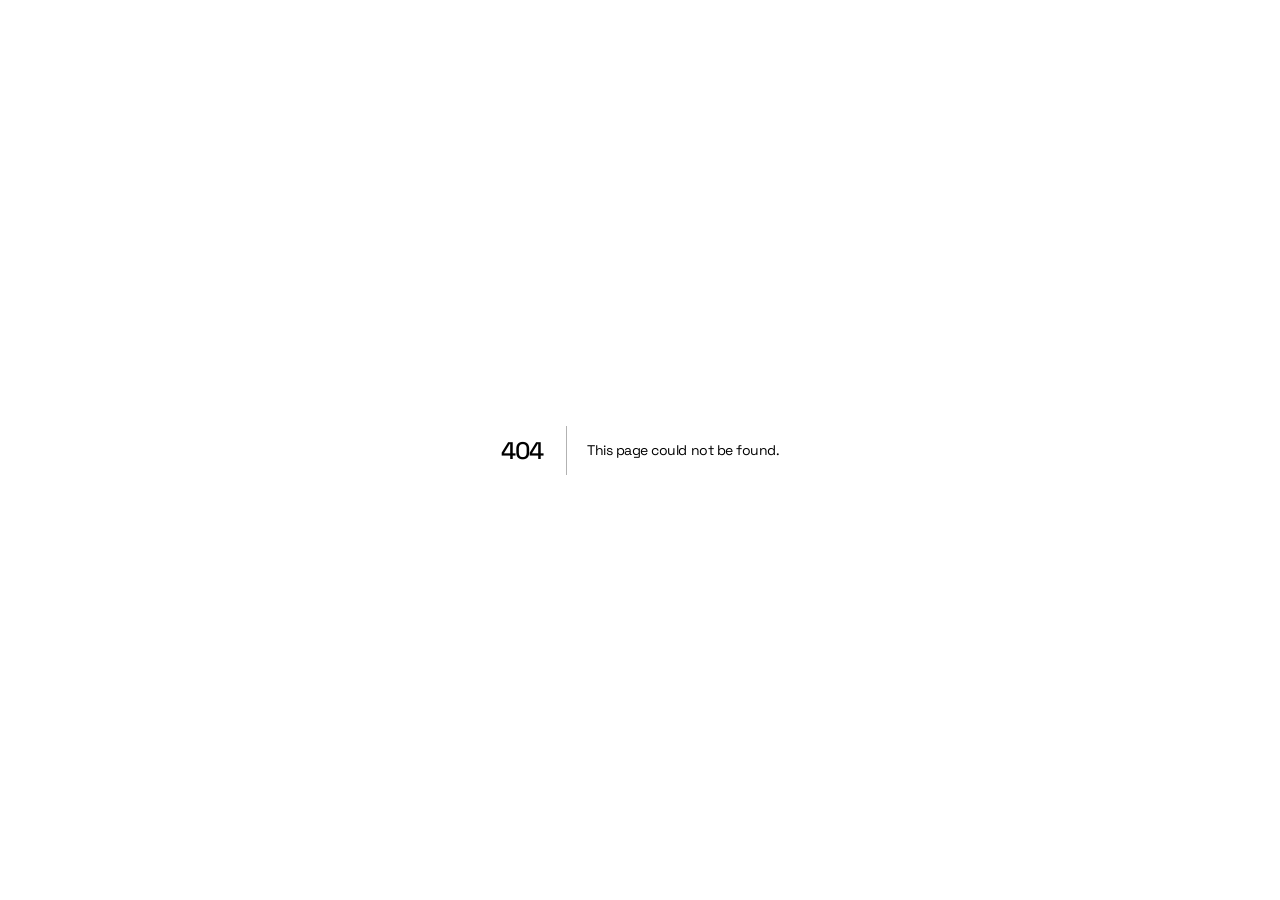
<file: 404/index.html>
<!DOCTYPE html><html lang="pt-BR" class="display_6c38e116-module__ekQVfG__variable body_b1b3c434-module__d_0Jqq__variable mono_168a530b-module__RefMrG__variable"><head><meta charSet="utf-8"/><meta name="viewport" content="width=device-width, initial-scale=1"/><link rel="stylesheet" href="/_next/static/chunks/259diqgk3mq0j.css" data-precedence="next"/><link rel="preload" as="script" fetchPriority="low" href="/_next/static/chunks/12aruqaur5huj.js"/><script src="/_next/static/chunks/0_i_z5y45w3ww.js" async=""></script><script src="/_next/static/chunks/196x_tfexoucg.js" async=""></script><script src="/_next/static/chunks/turbopack-2b7m0jbolpuu7.js" async=""></script><script src="/_next/static/chunks/0h2qsuyze9ds1.js" async=""></script><meta name="robots" content="noindex"/><meta name="theme-color" content="#050506"/><meta name="color-scheme" content="dark"/><title>Gabriel do Valle — Desenvolvimento de Sites e Sistemas em Resende, RJ</title><meta name="description" content="Criação de sites, sistemas web, automação de processos, CRM, ERP e Business Intelligence em Resende e região do Sul Fluminense. Da arquitetura à entrega técnica. Atendimento presencial ou remoto."/><meta name="author" content="Gabriel do Valle"/><meta name="keywords" content="desenvolvimento de sites em Resende,criação de sites Resende RJ,desenvolvimento de sistemas Resende,sistema web sob medida Resende,programador em Resende RJ,desenvolvedor de sites Sul Fluminense,automação de processos Resende,desenvolvimento de ERP e CRM Resende,landing page Resende RJ,site para empresa Resende,Resende,Itatiaia,Porto Real,Quatis,Barra Mansa,Volta Redonda,Pinheiral,Barra do Piraí,Valença"/><meta name="referrer" content="strict-origin-when-cross-origin"/><meta name="creator" content="Gabriel do Valle"/><meta name="publisher" content="Gabriel do Valle"/><meta name="robots" content="index, follow"/><meta name="googlebot" content="index, follow, max-image-preview:large, max-snippet:-1"/><meta name="category" content="technology"/><link rel="canonical" href="https://gabrielvallecg.github.io/"/><meta property="og:title" content="Gabriel do Valle — Desenvolvimento de Sites e Sistemas em Resende, RJ"/><meta property="og:description" content="Criação de sites, sistemas web, automação de processos, CRM, ERP e Business Intelligence em Resende e região do Sul Fluminense. Da arquitetura à entrega técnica. Atendimento presencial ou remoto."/><meta property="og:url" content="https://gabrielvallecg.github.io/"/><meta property="og:site_name" content="Gabriel do Valle"/><meta property="og:locale" content="pt_BR"/><meta property="og:image" content="https://gabrielvallecg.github.io/og.jpg"/><meta property="og:image:width" content="1200"/><meta property="og:image:height" content="630"/><meta property="og:image:alt" content="Gabriel do Valle — sites, sistemas e automação com IA"/><meta property="og:type" content="website"/><meta name="twitter:card" content="summary_large_image"/><meta name="twitter:title" content="Gabriel do Valle — Desenvolvimento de Sites e Sistemas em Resende, RJ"/><meta name="twitter:description" content="Criação de sites, sistemas web, automação de processos, CRM, ERP e Business Intelligence em Resende e região do Sul Fluminense. Da arquitetura à entrega técnica. Atendimento presencial ou remoto."/><meta name="twitter:image" content="https://gabrielvallecg.github.io/og.jpg"/><meta name="twitter:image:alt" content="Gabriel do Valle — sites, sistemas e automação com IA"/><meta name="twitter:image:width" content="1200"/><meta name="twitter:image:height" content="630"/><link rel="icon" href="/icon.svg?icon.0d7tq_diuvg7f.svg" sizes="any" type="image/svg+xml"/><meta name="next-size-adjust" content=""/><meta http-equiv="Content-Security-Policy" content="default-src &#x27;self&#x27;; script-src &#x27;self&#x27; &#x27;unsafe-inline&#x27;; style-src &#x27;self&#x27; &#x27;unsafe-inline&#x27;; img-src &#x27;self&#x27; data:; font-src &#x27;self&#x27;; connect-src &#x27;self&#x27;; object-src &#x27;none&#x27;; base-uri &#x27;self&#x27;; form-action &#x27;self&#x27;; upgrade-insecure-requests"/><title>404: This page could not be found.</title><script src="/_next/static/chunks/0cz1d0mv5g_q7.js" noModule=""></script></head><body><div hidden=""><!--$--><!--/$--></div><a href="#conteudo" class="skipLink">Pular para o conteúdo</a><div style="font-family:system-ui,&quot;Segoe UI&quot;,Roboto,Helvetica,Arial,sans-serif,&quot;Apple Color Emoji&quot;,&quot;Segoe UI Emoji&quot;;height:100vh;text-align:center;display:flex;flex-direction:column;align-items:center;justify-content:center"><div><style>body{color:#000;background:#fff;margin:0}.next-error-h1{border-right:1px solid rgba(0,0,0,.3)}@media (prefers-color-scheme:dark){body{color:#fff;background:#000}.next-error-h1{border-right:1px solid rgba(255,255,255,.3)}}</style><h1 class="next-error-h1" style="display:inline-block;margin:0 20px 0 0;padding:0 23px 0 0;font-size:24px;font-weight:500;vertical-align:top;line-height:49px">404</h1><div style="display:inline-block"><h2 style="font-size:14px;font-weight:400;line-height:49px;margin:0">This page could not be found.</h2></div></div></div><!--$--><!--/$--><script type="application/ld+json">{"@context":"https://schema.org","@graph":[{"@type":"ProfessionalService","@id":"https://gabrielvallecg.github.io/#business","name":"Gabriel do Valle","alternateName":"Gabriel do Valle — Desenvolvimento de Sites e Sistemas","url":"https://gabrielvallecg.github.io","email":"gabrieldovalle2007@gmail.com","telephone":"+5524998198968","description":"Desenvolvedor full-stack com foco em automação de processos, desenvolvimento web, CRM, ERP e Business Intelligence. Da arquitetura à entrega técnica!","slogan":"Transformo processos manuais em sistemas inteligentes.","address":{"@type":"PostalAddress","addressLocality":"Resende","addressRegion":"RJ","addressCountry":"BR"},"geo":{"@type":"GeoCoordinates","latitude":-22.4683,"longitude":-44.4467},"serviceArea":{"@type":"GeoCircle","geoMidpoint":{"@type":"GeoCoordinates","latitude":-22.4683,"longitude":-44.4467},"geoRadius":60000},"areaServed":[{"@type":"City","name":"Resende","containedInPlace":{"@type":"State","name":"Rio de Janeiro"}},{"@type":"City","name":"Itatiaia","containedInPlace":{"@type":"State","name":"Rio de Janeiro"}},{"@type":"City","name":"Porto Real","containedInPlace":{"@type":"State","name":"Rio de Janeiro"}},{"@type":"City","name":"Quatis","containedInPlace":{"@type":"State","name":"Rio de Janeiro"}},{"@type":"City","name":"Barra Mansa","containedInPlace":{"@type":"State","name":"Rio de Janeiro"}},{"@type":"City","name":"Volta Redonda","containedInPlace":{"@type":"State","name":"Rio de Janeiro"}},{"@type":"City","name":"Pinheiral","containedInPlace":{"@type":"State","name":"Rio de Janeiro"}},{"@type":"City","name":"Barra do Piraí","containedInPlace":{"@type":"State","name":"Rio de Janeiro"}},{"@type":"City","name":"Valença","containedInPlace":{"@type":"State","name":"Rio de Janeiro"}}],"knowsAbout":["desenvolvimento de sites em Resende","criação de sites Resende RJ","desenvolvimento de sistemas Resende","sistema web sob medida Resende","programador em Resende RJ","desenvolvedor de sites Sul Fluminense","automação de processos Resende","desenvolvimento de ERP e CRM Resende","landing page Resende RJ","site para empresa Resende"],"knowsLanguage":["pt-BR"],"founder":{"@id":"https://gabrielvallecg.github.io/#person"},"provider":{"@id":"https://gabrielvallecg.github.io/#person"},"hasOfferCatalog":{"@type":"OfferCatalog","name":"Serviços de desenvolvimento","itemListElement":[{"@type":"Offer","itemOffered":{"@type":"Service","name":"Multitasking UI","description":"Múltiplas interfaces juntas em um só lugar para facilitar a organização e simplificar processos.","areaServed":[{"@type":"City","name":"Resende"},{"@type":"City","name":"Itatiaia"},{"@type":"City","name":"Porto Real"},{"@type":"City","name":"Quatis"},{"@type":"City","name":"Barra Mansa"},{"@type":"City","name":"Volta Redonda"},{"@type":"City","name":"Pinheiral"},{"@type":"City","name":"Barra do Piraí"},{"@type":"City","name":"Valença"}]}},{"@type":"Offer","itemOffered":{"@type":"Service","name":"Automação de Processos","description":"Elimino o trabalho repetitivo entre sistemas que hoje depende de alguém copiando e colando informação.","areaServed":[{"@type":"City","name":"Resende"},{"@type":"City","name":"Itatiaia"},{"@type":"City","name":"Porto Real"},{"@type":"City","name":"Quatis"},{"@type":"City","name":"Barra Mansa"},{"@type":"City","name":"Volta Redonda"},{"@type":"City","name":"Pinheiral"},{"@type":"City","name":"Barra do Piraí"},{"@type":"City","name":"Valença"}]}},{"@type":"Offer","itemOffered":{"@type":"Service","name":"Desenvolvimento Web","description":"Sites, landing pages e aplicações sob medida — rápidos, responsivos e preparados para crescer.","areaServed":[{"@type":"City","name":"Resende"},{"@type":"City","name":"Itatiaia"},{"@type":"City","name":"Porto Real"},{"@type":"City","name":"Quatis"},{"@type":"City","name":"Barra Mansa"},{"@type":"City","name":"Volta Redonda"},{"@type":"City","name":"Pinheiral"},{"@type":"City","name":"Barra do Piraí"},{"@type":"City","name":"Valença"}]}},{"@type":"Offer","itemOffered":{"@type":"Service","name":"UI/UX & Interface","description":"Desenho e implemento a interface no mesmo projeto, então o que foi prototipado é exatamente o que vai ao ar.","areaServed":[{"@type":"City","name":"Resende"},{"@type":"City","name":"Itatiaia"},{"@type":"City","name":"Porto Real"},{"@type":"City","name":"Quatis"},{"@type":"City","name":"Barra Mansa"},{"@type":"City","name":"Volta Redonda"},{"@type":"City","name":"Pinheiral"},{"@type":"City","name":"Barra do Piraí"},{"@type":"City","name":"Valença"}]}}]},"contactPoint":{"@type":"ContactPoint","contactType":"Atendimento comercial","email":"gabrieldovalle2007@gmail.com","telephone":"+55 (24) 99819-8968","availableLanguage":"pt-BR","areaServed":"BR"}},{"@type":"WebSite","@id":"https://gabrielvallecg.github.io/#website","url":"https://gabrielvallecg.github.io","name":"Gabriel do Valle","description":"Desenvolvedor full-stack com foco em automação de processos, desenvolvimento web, CRM, ERP e Business Intelligence. Da arquitetura à entrega técnica!","inLanguage":"pt-BR","publisher":{"@id":"https://gabrielvallecg.github.io/#business"}},{"@type":"Person","@id":"https://gabrielvallecg.github.io/#person","name":"Gabriel do Valle","jobTitle":"IA, Automação & Desenvolvimento Web","email":"gabrieldovalle2007@gmail.com","url":"https://gabrielvallecg.github.io","worksFor":{"@id":"https://gabrielvallecg.github.io/#business"},"homeLocation":{"@type":"Place","address":{"@type":"PostalAddress","addressLocality":"Resende","addressRegion":"RJ","addressCountry":"BR"}}}]}</script><script src="/_next/static/chunks/12aruqaur5huj.js" id="_R_" async=""></script><script>(self.__next_f=self.__next_f||[]).push([0])</script><script>self.__next_f.push([1,"1:\"$Sreact.fragment\"\n2:I[39756,[\"/_next/static/chunks/0h2qsuyze9ds1.js\"],\"default\"]\n3:I[37457,[\"/_next/static/chunks/0h2qsuyze9ds1.js\"],\"default\"]\n9:I[68027,[\"/_next/static/chunks/0h2qsuyze9ds1.js\"],\"default\",1]\n:HL[\"/_next/static/chunks/259diqgk3mq0j.css\",\"style\"]\n4:T15d6,{\"@context\":\"https://schema.org\",\"@graph\":[{\"@type\":\"ProfessionalService\",\"@id\":\"https://gabrielvallecg.github.io/#business\",\"name\":\"Gabriel do Valle\",\"alternateName\":\"Gabriel do Valle — Desenvolvimento de Sites e Sistemas\",\"url\":\"https://gabrielvallecg.github.io\",\"email\":\"gabrieldovalle2007@gmail.com\",\"telephone\":\"+5524998198968\",\"description\":\"Desenvolvedor full-stack com foco em automação de processos, desenvolvimento web, CRM, ERP e Business Intelligence. Da arquitetura à entrega técnica!\",\"slogan\":\"Transformo processos manuais em sistemas inteligentes.\",\"address\":{\"@type\":\"PostalAddress\",\"addressLocality\":\"Resende\",\"addressRegion\":\"RJ\",\"addressCountry\":\"BR\"},\"geo\":{\"@type\":\"GeoCoordinates\",\"latitude\":-22.4683,\"longitude\":-44.4467},\"serviceArea\":{\"@type\":\"GeoCircle\",\"geoMidpoint\":{\"@type\":\"GeoCoordinates\",\"latitude\":-22.4683,\"longitude\":-44.4467},\"geoRadius\":60000},\"areaServed\":[{\"@type\":\"City\",\"name\":\"Resende\",\"containedInPlace\":{\"@type\":\"State\",\"name\":\"Rio de Janeiro\"}},{\"@type\":\"City\",\"name\":\"Itatiaia\",\"containedInPlace\":{\"@type\":\"State\",\"name\":\"Rio de Janeiro\"}},{\"@type\":\"City\",\"name\":\"Porto Real\",\"containedInPlace\":{\"@type\":\"State\",\"name\":\"Rio de Janeiro\"}},{\"@type\":\"City\",\"name\":\"Quatis\",\"containedInPlace\":{\"@type\":\"State\",\"name\":\"Rio de Janeiro\"}},{\"@type\":\"City\",\"name\":\"Barra Mansa\",\"containedInPlace\":{\"@type\":\"State\",\"name\":\"Rio de Janeiro\"}},{\"@type\":\"City\",\"name\":\"Volta Redonda\",\"containedInPlace\":{\"@type\":\"State\",\"name\":\"Rio de Janeiro\"}},{\"@type\":\"City\",\"name\":\"Pinheiral\",\"containedInPlace\":{\"@type\":\"State\",\"name\":\"Rio de Janeiro\"}},{\"@type\":\"City\",\"name\":\"Barra do Piraí\",\"containedInPlace\":{\"@type\":\"State\",\"name\":\"Rio de Janeiro\"}},{\"@type\":\"City\",\"name\":\"Valença\",\"containedInPlace\":{\"@type\":\"State\",\"name\":\"Rio de Janeiro\"}}],\"knowsAbout\":[\"desenvolvimento de sites em Resende\",\"criação de sites Resende RJ\",\"desenvolvimento de sistemas Resende\",\"sistema web sob medida Resende\",\"programador em Resende RJ\",\"desenvolvedor de sites Sul Fluminense\",\"automação de processos Resende\",\"desenvolvimento de ERP e CRM Resende\",\"landing page Resende RJ\",\"site para empresa Resende\"],\"knowsLanguage\":[\"pt-BR\"],\"founder\":{\"@id\":\"https://gabrielvallecg.github.io/#person\"},\"provider\":{\"@id\":\"https://gabrielvallecg.github.io/#person\"},\"hasOfferCatalog\":{\"@type\":\"OfferCatalog\",\"name\":\"Serviços de desenvolvimento\",\"itemListElement\":[{\"@type\":\"Offer\",\"itemOffered\":{\"@type\":\"Service\",\"name\":\"Multitasking UI\",\"description\":\"Múltiplas interfaces juntas em um só lugar para facilitar a organização e simplificar processos.\",\"areaServed\":[{\"@type\":\"City\",\"name\":\"Resende\"},{\"@type\":\"City\",\"name\":\"Itatiaia\"},{\"@type\":\"City\",\"name\":\"Porto Real\"},{\"@type\":\"City\",\"name\":\"Quatis\"},{\"@type\":\"City\",\"name\":\"Barra Mansa\"},{\"@type\":\"City\",\"name\":\"Volta Redonda\"},{\"@type\":\"City\",\"name\":\"Pinheiral\"},{\"@type\":\"City\",\"name\":\"Barra do Piraí\"},{\"@type\":\"City\",\"name\":\"Valença\"}]}},{\"@type\":\"Offer\",\"itemOffered\":{\"@type\":\"Service\",\"name\":\"Automação de Processos\",\"description\":\"Elimino o trabalho repetitivo entre sistemas que hoje depende de alguém copiando e colando informação.\",\"areaServed\":[{\"@type\":\"City\",\"name\":\"Resende\"},{\"@type\":\"City\",\"name\":\"Itatiaia\"},{\"@type\":\"City\",\"name\":\"Porto Real\"},{\"@type\":\"City\",\"name\":\"Quatis\"},{\"@type\":\"City\",\"name\":\"Barra Mansa\"},{\"@type\":\"City\",\"name\":\"Volta Redonda\"},{\"@type\":\"City\",\"name\":\"Pinheiral\"},{\"@type\":\"City\",\"name\":\"Barra do Piraí\"},{\"@type\":\"City\",\"name\":\"Valença\"}]}},{\"@type\":\"Offer\",\"itemOffered\":{\"@type\":\"Service\",\"name\":\"Desenvolvimento Web\",\"description\":\"Sites, landing pages e aplicações sob medida — rápidos, responsivos e preparados para crescer.\",\"areaServed\":[{\"@type\":\"City\",\"name\":\"Resende\"},{\"@type\":\"City\",\"name\":\"Itatiaia\"},{\"@type\":\"City\",\"name\":\"Porto Real\"},{\"@type\":\"City\",\"name\":\"Quatis\"},{\"@type\":\"City\",\"name\":\"Barra Mansa\"},{\"@type\":\"City\",\"name\":\"Volta Redonda\"},{\"@type\":\"City\",\"name\":\"Pinheiral\"},{\"@type\":\"City\",\"name\":\"Barra do Piraí\"},{\"@type\":\"City\",\"name\":\"Valença\"}]}},{\"@type\":\"Offer\",\"itemOffered\":{\"@type\":\"Service\",\"name\":\"UI/UX \u0026 Interface\",\"description\":\"Desenho e implemento a interface no mesmo projeto, então o que foi prototipado é exatamente o que vai ao ar.\",\"areaServed\":[{\"@type\":\"City\",\"name\":\"Resende\"},{\"@type\":\"City\",\"name\":\"Itatiaia\"},{\"@type\":\"City\",\"name\":\"Porto Real\"},{\"@type\":\"City\",\"name\":\"Quatis\"},{\"@type\":\"City\",\"name\":\"Barra Mansa\"},{\"@type\":\"City\",\"name\":\"Volta Redonda\"},{\"@type\":\"City\",\"name\":\"Pinheiral\"},{\"@type\":\"City\",\"name\":\"Barra do Piraí\"},{\"@type\":\"City\",\"name\":\"Valença\"}]}}]},\"contactPoint\":{\"@type\":\"ContactPoint\",\"contactType\":\"Atendimento comercial\",\"email\":\"gabrieldovalle2007@gmail.com\",\"telephone\":\"+55 (24) 99819-8968\",\"availableLanguage\":\"pt-BR\",\"areaServed\":\"BR\"}},{\"@type\":\"WebSite\",\"@id\":\"https://gabrielvallecg.github.io/#website\",\"url\":\"https://gabrielvallecg.github.io\",\"name\":\"Gabriel do Valle\",\"description\":\"Desenvolvedor full-stack com foco em automação de processos, desenvolvimento web, CRM, ERP e Business Intelligence. Da arquitetura à entrega técnica!\",\"inLanguage\":\"pt-BR\",\"publisher\":{\"@id\":\"https://gabrielvallecg.github.io/#business\"}},{\"@type\":\"Person\",\"@id\":\"https://gabrielvallecg.github.io/#person\",\"name\":\"Gabriel do Valle\",\"jobTitle\":\"IA, Automação \u0026 Desenvolvimento Web\",\"email\":\"gabrieldovalle2007@gmail.com\",\"url\":\"https://gabrielvallecg.github.io\",\"worksFor\":{\"@id\":\"https://gabrielvallecg.github.io/#business\"},\"homeLocation\":{\"@type\":\"Place\",\"address\":{\"@type\":\"PostalAddress\",\"addressLocality\":\"Resende\",\"addressRegion\":\"RJ\",\"addressCountry\":\"BR\"}}}]}7:X\n0:{\"P\":null,\"c\":[\"\",\"_not-found\",\"\"],\"q\":\"\",\"i\":false,\"f\":[[[\"\",{\"children\":[\"/_not-found\",{\"children\":[\"__PAGE__\",{},\"$undefined\",\"$undefined\",4608]},\"$undefined\",\"$undefined\",4608]},\"$undefined\",\"$undefined\",4624],[[\"$\",\"$1\",\"c\",{\"children\":[[[\"$\",\"link\",\"0\",{\"rel\":\"stylesheet\",\"href\":\"/_next/static/chunks/259diqgk3mq0j.css\",\"precedence\":\"next\",\"crossOrigin\":\"$undefined\",\"nonce\":\"$undefined\"}],[\"$\",\"script\",\"script-0\",{\"src\":\"/_next/static/chunks/0h2qsuyze9ds1.js\",\"async\":true,\"nonce\":\"$undefined\"}]],[\"$\",\"html\",null,{\"lang\":\"pt-BR\",\"className\":\"display_6c38e116-module__ekQVfG__variable body_b1b3c434-module__d_0Jqq__variable mono_168a530b-module__RefMrG__variable\",\"suppressHydrationWarning\":true,\"children\":[[\"$\",\"head\",null,{\"children\":[\"$\",\"meta\",null,{\"httpEquiv\":\"Content-Security-Policy\",\"content\":\"default-src 'self'; script-src 'self' 'unsafe-inline'; style-src 'self' 'unsafe-inline'; img-src 'self' data:; font-src 'self'; connect-src 'self'; object-src 'none'; base-uri 'self'; form-action 'self'; upgrade-insecure-requests\"}]}],[\"$\",\"body\",null,{\"suppressHydrationWarning\":true,\"children\":[[\"$\",\"a\",null,{\"href\":\"#conteudo\",\"className\":\"skipLink\",\"children\":\"Pular para o conteúdo\"}],[\"$\",\"$L2\",null,{\"parallelRouterKey\":\"children\",\"error\":\"$undefined\",\"errorStyles\":\"$undefined\",\"errorScripts\":\"$undefined\",\"template\":[\"$\",\"$L3\",null,{}],\"templateStyles\":\"$undefined\",\"templateScripts\":\"$undefined\",\"notFound\":[[[\"$\",\"title\",null,{\"children\":\"404: This page could not be found.\"}],[\"$\",\"div\",null,{\"style\":{\"fontFamily\":\"system-ui,\\\"Segoe UI\\\",Roboto,Helvetica,Arial,sans-serif,\\\"Apple Color Emoji\\\",\\\"Segoe UI Emoji\\\"\",\"height\":\"100vh\",\"textAlign\":\"center\",\"display\":\"flex\",\"flexDirection\":\"column\",\"alignItems\":\"center\",\"justifyContent\":\"center\"},\"children\":[\"$\",\"div\",null,{\"children\":[[\"$\",\"style\",null,{\"dangerouslySetInnerHTML\":{\"__html\":\"body{color:#000;background:#fff;margin:0}.next-error-h1{border-right:1px solid rgba(0,0,0,.3)}@media (prefers-color-scheme:dark){body{color:#fff;background:#000}.next-error-h1{border-right:1px solid rgba(255,255,255,.3)}}\"}}],[\"$\",\"h1\",null,{\"className\":\"next-error-h1\",\"style\":{\"display\":\"inline-block\",\"margin\":\"0 20px 0 0\",\"padding\":\"0 23px 0 0\",\"fontSize\":24,\"fontWeight\":500,\"verticalAlign\":\"top\",\"lineHeight\":\"49px\"},\"children\":404}],[\"$\",\"div\",null,{\"style\":{\"display\":\"inline-block\"},\"children\":[\"$\",\"h2\",null,{\"style\":{\"fontSize\":14,\"fontWeight\":400,\"lineHeight\":\"49px\",\"margin\":0},\"children\":\"This page could not be found.\"}]}]]}]}]],[]],\"forbidden\":\"$undefined\",\"unauthorized\":\"$undefined\"}],[\"$\",\"script\",null,{\"type\":\"application/ld+json\",\"dangerouslySetInnerHTML\":{\"__html\":\"$4\"}}]]}]]}]]}],{\"children\":[\"$L5\",{\"children\":[\"$L6\",{},null,false,null]},null,false,\"$7\"]},null,false,null],\"$L8\",false]],\"m\":\"$undefined\",\"G\":[\"$9\",[\"$La\"]],\"S\":true,\"h\":null,\"r\":\"$undefined\",\"s\":\"$undefined\",\"a\":\"$undefined\",\"l\":\"$undefined\",\"p\":\"$undefined\",\"d\":\"$undefined\",\"b\":\"8HGdoibC2_jCIfltsSa_E\"}\nb:I[97367,[\"/_next/static/chunks/0h2qsuyze9ds1.js\"],\"OutletBoundary\"]\nc:\"$Sreact.suspense\"\ne:I[97367,[\"/_next/static/chunks/0h2qsuyze9ds1.js\"],\"ViewportBoundary\"]\n10:I[97367,[\"/_next/static/chunks/0h2qsuyze9ds1.js\"],\"MetadataBoundary\"]\n5:[\"$\",\"$1\",\"c\",{\"children\":[null,[\"$\",\"$L2\",null,{\"parallelRouterKey\":\"children\",\"error\":\"$undefined\",\"errorStyles\":\"$undefined\",\"errorScripts\":\"$undefined\",\"template\":[\"$\",\"$L3\",null,{}],\"templateStyles\":\"$undefined\",\"templateScripts\":\"$undefined\",\"notFound\":\"$undefined\",\"forbidden\":\"$undefined\",\"unauthorized\":\"$undefined\"}]]}]\n6:[\"$\",\"$1\",\"c\",{\"children\":[[[\"$\",\"title\",null,{\"children\":\"404: This page could not be found.\"}],[\"$\",\"div\",null,{\"style\":\"$0:f:0:1:0:props:children:1:props:children:1:props:children:1:props:notFound:0:1:props:style\",\"children\":[\"$\",\"div\",null,{\"children\":[[\"$\",\"style\",null,{\"dangerouslySetInnerHTML\":{\"__html\":\"body{color:#000;background:#fff;margin:0}.next-error-h1{border-right:1px solid rgba(0,0,0,.3)}@media (prefers-color-scheme:dark){body{color:#fff;background:#000}.next-error-h1{border-right:1px solid rgba(255,255,255,.3)}}\"}}],[\"$\",\"h1\",null,{\"className\":\"next-error-h1\",\"style\":\"$0:f:0:1:0:props:children:1:props:children:1:props:children:1:props:notFound:0:1:props:children:props:children:1:props:style\",\"children\":404}],[\"$\",\"div\",null,{\"style\":\"$0:f:0:1:0:props:children:1:props:children:1:props:children:1:props:notFound:0:1:props:children:props:children:2:props:style\",\"children\":[\"$\",\"h2\",null,{\"style\":\"$0:f:0:1:0:props:children:1:props:children:1:props:children:1:props:notFound:0:1:props:children:props:children:2:props:children:props:style\",\"children\":\"This page could not be found.\"}]}]]}]}]],null,[\"$\",\"$Lb\",null,{\"children\":[\"$\",\"$c\",null,{\"name\":\"Next.MetadataOutlet\",\"children\":\"$@d\"}]}]]}]\n8:[\"$\",\"$1\",\"h\",{\"children\":[[\"$\",\"meta\",null,{\"name\":\"robots\",\"content\":\"noindex\"}],[\"$\",\"$Le\",null,{\"children\":\"$Lf\"}],[\"$\",\"div\",null,{\"hidden\":true,\"children\":[\"$\",\"$L10\",null,{\"children\":[\"$\",\"$c\",null,{\"name\":\"Next.Metadata\",\"children\":\"$L11\"}]}]}],[\"$\",\"meta\",null,{\"name\":\"next-size-adjust\",\"content\":\"\"}]]}]\na:[\"$\",\"link\",\"0\",{\"rel\":\"stylesheet\",\"href\":\"/_next/static/chunks/259diqgk3mq0j.css\",\"precedence\":\"next\",\"crossOrigin\":\"$undefined\",\"nonce\":\"$undefined\"}]\n7:C\nf:[[\"$\",\"meta\",\"0\",{\"charSet\":\"utf-8\"}],[\"$\",\"meta\",\"1\",{\"name\":\"viewport\",\"content\":\"width=device-width, initial-scale=1\"}],[\"$\",\"meta\",\"2\",{\"name\":\"theme-color\",\"content\":\"#050506\"}],[\"$\",\"meta\",\"3\",{\"name\":\"color-scheme\",\"content\":\"dark\"}]]\n12:I[27201,[\"/_next/static/chunks/0h2qsuyze9ds1.js\"],\"IconMark\"]\nd:null\n11:[[\"$\",\"title\",\"0\",{\"children\":\"Gabriel do Valle — Desenvolvimento de Sites e Sistemas em Resende, RJ\"}],[\"$\",\"meta\",\"1\",{\"name\":\"description\",\"content\":\"Criação de sites, sistemas web, automação de processos, CRM, ERP e Business Intelligence em Resende e região do Sul Fluminense. Da arquitetura à entrega técnica. Atendimento presencial ou remoto.\"}],[\"$\",\"meta\",\"2\",{\"name\":\"author\",\"content\":\"Gabriel do Valle\"}],[\"$\",\"meta\",\"3\",{\"name\":\"keywords\",\"content\":\"desenvolvimento de sites em Resende,criação de sites Resende RJ,desenvolvimento de sistemas Resende,sistema web sob medida Resende,programador em Resende RJ,desenvolvedor de sites Sul Fluminense,automação de processos Resende,desenvolvimento de ERP e CRM Resende,landing page Resende RJ,site para empresa Resende,Resende,Itatiaia,Porto Real,Quatis,Barra Mansa,Volta Redonda,Pinheiral,Barra do Piraí,Valença\"}],[\"$\",\"meta\",\"4\",{\"name\":\"referrer\",\"content\":\"strict-origin-when-cross-origin\"}],[\"$\",\"meta\",\"5\",{\"name\":\"creator\",\"content\":\"Gabriel do Valle\"}],[\"$\",\"meta\",\"6\",{\"name\":\"publisher\",\"content\":\"Gabriel do Valle\"}],[\"$\",\"meta\",\"7\",{\"name\":\"robots\",\"content\":\"index, follow\"}],[\"$\",\"meta\",\"8\",{\"name\":\"googlebot\",\"content\":\"index, follow, max-image-preview:large, max-snippet:-1\"}],[\"$\",\"meta\",\"9\",{\"name\":\"category\",\"content\":\"technology\"}],[\"$\",\"link\",\"10\",{\"rel\":\"canonical\",\"href\":\"https://gabrielvallecg.github.io/\"}],[\"$\",\"meta\",\"11\",{\"property\":\"og:title\",\"content\":\"Gabriel do Valle — Desenvolvimento de Sites e Sistemas em Resende, RJ\"}],[\"$\",\"meta\",\"12\",{\"property\":\"og:description\",\"content\":\"Criação de sites, sistemas web, automação de processos, CRM, ERP e Business Intelligence em Resende e região do Sul Fluminense. Da arquitetura à entrega técnica. Atendimento presencial ou remoto.\"}],[\"$\",\"meta\",\"13\",{\"property\":\"og:url\",\"content\":\"https://gabrielvallecg.github.io/\"}],[\"$\",\"meta\",\"14\",{\"property\":\"og:site_name\",\"content\":\"Gabriel do Valle\"}],[\"$\",\"meta\",\"15\",{\"property\":\"og:locale\",\"content\":\"pt_BR\"}],[\"$\",\"meta\",\"16\",{\"property\":\"og:image\",\"content\":\"https://gabrielvallecg.github.io/og.jpg\"}],[\"$\",\"meta\",\"17\",{\"property\":\"og:image:width\",\"content\":\"1200\"}],[\"$\",\"meta\",\"18\",{\"property\":\"og:image:height\",\"content\":\"630\"}],[\"$\",\"meta\",\"19\",{\"property\":\"og:image:alt\",\"content\":\"Gabriel do Valle — sites, sistemas e automação com IA\"}],[\"$\",\"meta\",\"20\",{\"property\":\"og:type\",\"content\":\"website\"}],[\"$\",\"meta\",\"21\",{\"name\":\"twitter:card\",\"content\":\"summary_large_image\"}],[\"$\",\"meta\",\"22\",{\"name\":\"twitter:title\",\"content\":\"Gabriel do Valle — Desenvolvimento de Sites e Sistemas em Resende, RJ\"}],[\"$\",\"meta\",\"23\",{\"name\":\"twitter:description\",\"content\":\"Criação de sites, sistemas web, automação de processos, CRM, ERP e Business Intelligence em Resende e região do Sul Fluminense. Da arquitetura à entrega técnica. Atendimento presencial ou remoto.\"}],[\"$\",\"meta\",\"24\",{\"name\":\"twitter:image\",\"content\":\"https://gabrielvallecg.github.io/og.jpg\"}],[\"$\",\"meta\",\"25\",{\"name\":\"twitter:image:alt\",\"content\":\"Gabriel do Valle — sites, sistemas e automação com IA\"}],[\"$\",\"meta\",\"26\",{\"name\":\"twitter:image:width\",\"content\":\"1200\"}],[\"$\",\"meta\",\"27\",{\"name\":\"twitter:image:height\",\"content\":\"630\"}],[\"$\",\"link\",\"28\",{\"rel\":\"icon\",\"href\":\"/icon.svg?icon.0d7tq_diuvg7f.svg\",\"sizes\":\"any\",\"type\":\"image/svg+xml\"}],[\"$\",\"$L12\",\"29\",{}]]\n"])</script></body></html>
</file>
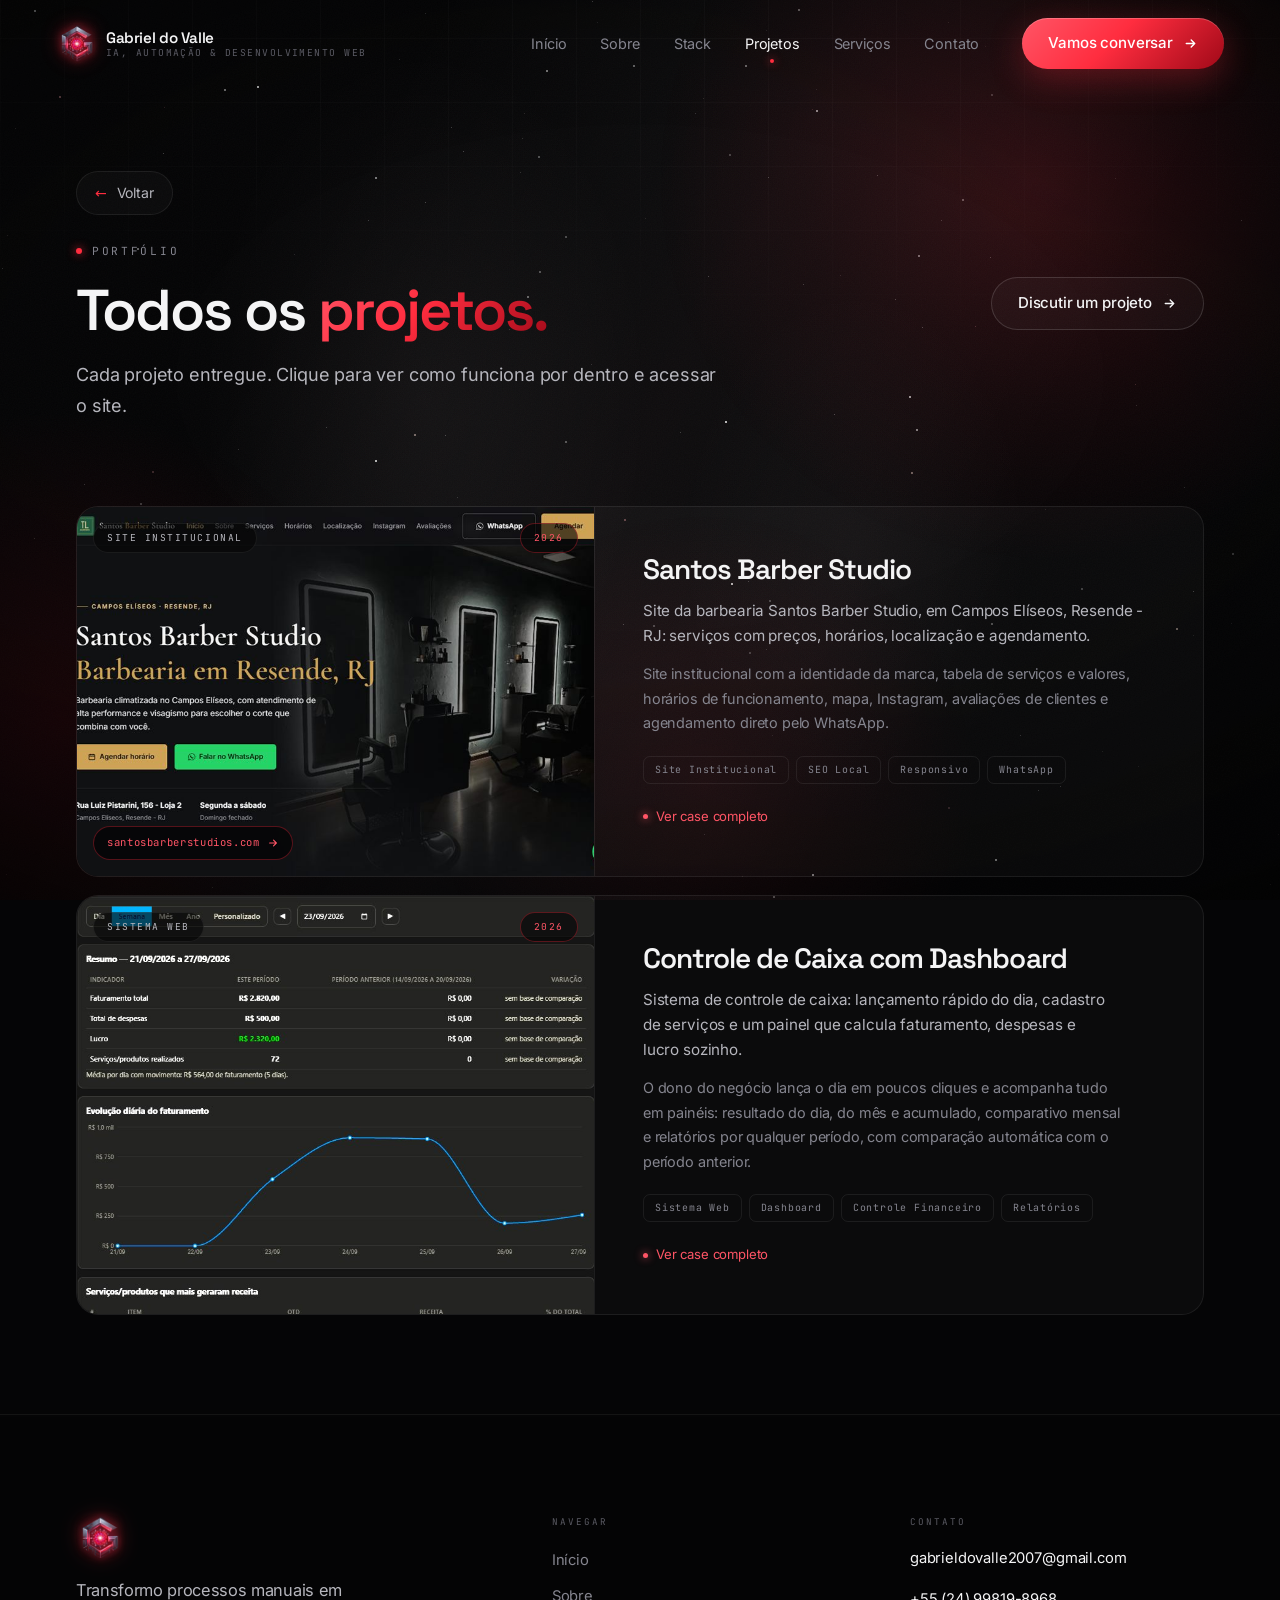
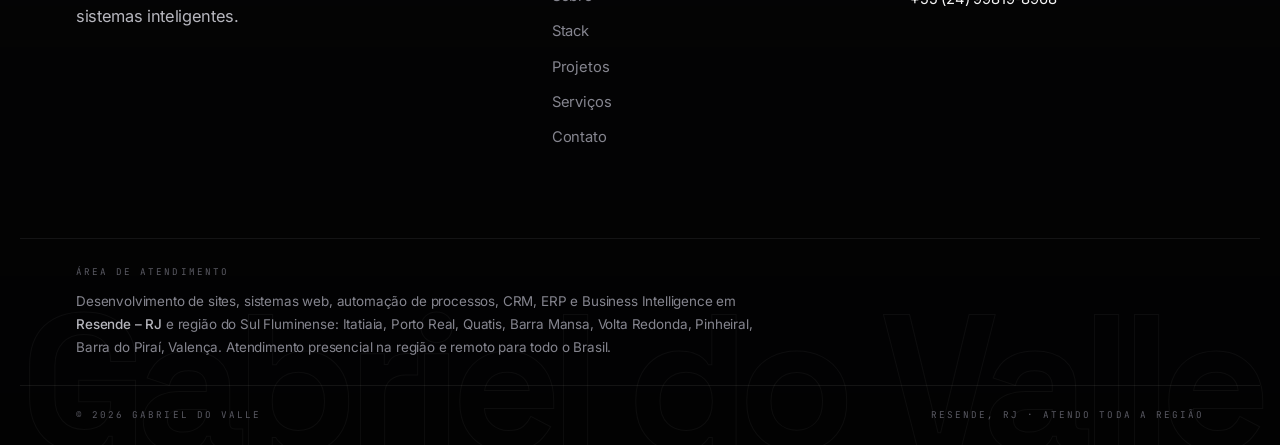
<file: projetos/index.html>
<!DOCTYPE html><html lang="pt-BR" class="display_6c38e116-module__ekQVfG__variable body_b1b3c434-module__d_0Jqq__variable mono_168a530b-module__RefMrG__variable"><head><meta charSet="utf-8"/><meta name="viewport" content="width=device-width, initial-scale=1"/><link rel="preload" href="/_next/static/media/inter-s.p.0gsaq8ukbf34m.woff2" as="font" crossorigin="" type="font/woff2"/><link rel="preload" href="/_next/static/media/jetbrains_mono-s.p.2rmhnsrc80fag.woff2" as="font" crossorigin="" type="font/woff2"/><link rel="preload" href="/_next/static/media/space_grotesk-s.p.092gko6h6levo.woff2" as="font" crossorigin="" type="font/woff2"/><link rel="preload" as="image" href="/logo-mark.png"/><link rel="preload" as="image" href="/projects/santos-barber-studio.jpg" fetchPriority="high"/><link rel="stylesheet" href="/_next/static/chunks/259diqgk3mq0j.css" data-precedence="next"/><link rel="stylesheet" href="/_next/static/chunks/439s-s46n5mvq.css" data-precedence="next"/><link rel="preload" as="script" fetchPriority="low" href="/_next/static/chunks/12aruqaur5huj.js"/><script src="/_next/static/chunks/0_i_z5y45w3ww.js" async=""></script><script src="/_next/static/chunks/196x_tfexoucg.js" async=""></script><script src="/_next/static/chunks/turbopack-2b7m0jbolpuu7.js" async=""></script><script src="/_next/static/chunks/0h2qsuyze9ds1.js" async=""></script><script src="/_next/static/chunks/40_ns-kr3met_.js" async=""></script><script src="/_next/static/chunks/42q621w_pf1w7.js" async=""></script><meta name="next-size-adjust" content=""/><meta http-equiv="Content-Security-Policy" content="default-src &#x27;self&#x27;; script-src &#x27;self&#x27; &#x27;unsafe-inline&#x27;; style-src &#x27;self&#x27; &#x27;unsafe-inline&#x27;; img-src &#x27;self&#x27; data:; font-src &#x27;self&#x27;; connect-src &#x27;self&#x27;; object-src &#x27;none&#x27;; base-uri &#x27;self&#x27;; form-action &#x27;self&#x27;; upgrade-insecure-requests"/><meta name="theme-color" content="#050506"/><meta name="color-scheme" content="dark"/><title>Projetos — Gabriel do Valle</title><meta name="description" content="Todos os projetos entregues por Gabriel do Valle: sites, sistemas, automações e painéis."/><meta name="author" content="Gabriel do Valle"/><meta name="keywords" content="desenvolvimento de sites em Resende,criação de sites Resende RJ,desenvolvimento de sistemas Resende,sistema web sob medida Resende,programador em Resende RJ,desenvolvedor de sites Sul Fluminense,automação de processos Resende,desenvolvimento de ERP e CRM Resende,landing page Resende RJ,site para empresa Resende,Resende,Itatiaia,Porto Real,Quatis,Barra Mansa,Volta Redonda,Pinheiral,Barra do Piraí,Valença"/><meta name="referrer" content="strict-origin-when-cross-origin"/><meta name="creator" content="Gabriel do Valle"/><meta name="publisher" content="Gabriel do Valle"/><meta name="robots" content="index, follow"/><meta name="googlebot" content="index, follow, max-image-preview:large, max-snippet:-1"/><meta name="category" content="technology"/><link rel="canonical" href="https://gabrielvallecg.github.io/projetos/"/><meta property="og:title" content="Gabriel do Valle — Desenvolvimento de Sites e Sistemas em Resende, RJ"/><meta property="og:description" content="Criação de sites, sistemas web, automação de processos, CRM, ERP e Business Intelligence em Resende e região do Sul Fluminense. Da arquitetura à entrega técnica. Atendimento presencial ou remoto."/><meta property="og:url" content="https://gabrielvallecg.github.io/"/><meta property="og:site_name" content="Gabriel do Valle"/><meta property="og:locale" content="pt_BR"/><meta property="og:image" content="https://gabrielvallecg.github.io/og.jpg"/><meta property="og:image:width" content="1200"/><meta property="og:image:height" content="630"/><meta property="og:image:alt" content="Gabriel do Valle — sites, sistemas e automação com IA"/><meta property="og:type" content="website"/><meta name="twitter:card" content="summary_large_image"/><meta name="twitter:title" content="Gabriel do Valle — Desenvolvimento de Sites e Sistemas em Resende, RJ"/><meta name="twitter:description" content="Criação de sites, sistemas web, automação de processos, CRM, ERP e Business Intelligence em Resende e região do Sul Fluminense. Da arquitetura à entrega técnica. Atendimento presencial ou remoto."/><meta name="twitter:image" content="https://gabrielvallecg.github.io/og.jpg"/><meta name="twitter:image:alt" content="Gabriel do Valle — sites, sistemas e automação com IA"/><meta name="twitter:image:width" content="1200"/><meta name="twitter:image:height" content="630"/><link rel="icon" href="/icon.svg?icon.0d7tq_diuvg7f.svg" sizes="any" type="image/svg+xml"/><script src="/_next/static/chunks/0cz1d0mv5g_q7.js" noModule=""></script></head><body><div hidden=""><!--$--><!--/$--></div><a href="#conteudo" class="skipLink">Pular para o conteúdo</a><div class="Backdrop-module__TeW3gG__backdrop" aria-hidden="true"><div class="Backdrop-module__TeW3gG__milkyWay"></div><div class="Backdrop-module__TeW3gG__stars" data-layer="far" style="box-shadow:1310px 954px rgba(255,255,255,0.37),2178px 968px rgba(255,255,255,0.21),1556px 811px rgba(255,228,214,0.33),1075px 1206px rgba(255,255,255,0.40),457px 497px rgba(255,255,255,0.31),1491px 229px rgba(255,255,255,0.37),1071px 1520px rgba(255,255,255,0.44),813px 1122px rgba(255,255,255,0.26),1897px 1760px rgba(255,255,255,0.27),1903px 625px rgba(255,255,255,0.36),2164px 258px rgba(255,228,214,0.45),985px 46px rgba(255,228,214,0.20),1273px 947px rgba(255,255,255,0.27),1880px 160px rgba(255,255,255,0.39),1138px 1143px rgba(255,255,255,0.49),1193px 635px rgba(255,255,255,0.20),1074px 1367px rgba(255,255,255,0.28),890px 1516px rgba(255,255,255,0.23),1613px 1123px rgba(255,255,255,0.22),967px 1687px rgba(255,255,255,0.45),1052px 1654px rgba(255,255,255,0.37),788px 926px rgba(255,228,214,0.18),772px 735px rgba(255,255,255,0.22),1907px 980px rgba(255,255,255,0.34),1433px 1120px rgba(255,170,178,0.46),1531px 1087px rgba(255,255,255,0.36),242px 1173px rgba(255,170,178,0.39),1819px 243px rgba(255,255,255,0.22),2489px 618px rgba(255,255,255,0.48),1947px 1177px rgba(255,255,255,0.20),1700px 886px rgba(255,255,255,0.38),1838px 567px rgba(255,255,255,0.21),975px 326px rgba(255,170,178,0.44),1922px 9px rgba(255,228,214,0.32),1457px 1260px rgba(255,255,255,0.38),1270px 884px rgba(255,228,214,0.23),163px 153px rgba(255,255,255,0.50),1802px 1503px rgba(255,170,178,0.47),130px 303px rgba(255,255,255,0.37),1068px 959px rgba(255,255,255,0.20),1184px 487px rgba(255,255,255,0.31),1059px 609px rgba(255,255,255,0.37),2497px 534px rgba(255,255,255,0.32),1751px 571px rgba(255,255,255,0.36),7px 235px rgba(255,228,214,0.23),347px 1470px rgba(255,255,255,0.24),2113px 1330px rgba(255,255,255,0.44),227px 1339px rgba(255,255,255,0.25),877px 175px rgba(255,255,255,0.46),1845px 1040px rgba(255,255,255,0.42),982px 1375px rgba(255,255,255,0.25),355px 1126px rgba(255,255,255,0.18),2473px 1558px rgba(255,228,214,0.35),143px 950px rgba(255,255,255,0.43),2516px 250px rgba(255,255,255,0.46),2373px 1783px rgba(255,255,255,0.30),1115px 178px rgba(255,255,255,0.24),226px 1687px rgba(255,255,255,0.36),593px 1682px rgba(255,228,214,0.20),695px 113px rgba(255,255,255,0.32),359px 670px rgba(255,228,214,0.22),1482px 830px rgba(255,255,255,0.50),1457px 978px rgba(255,255,255,0.26),2420px 543px rgba(255,255,255,0.33),326px 427px rgba(255,255,255,0.38),236px 1334px rgba(255,255,255,0.23),1106px 1409px rgba(255,255,255,0.37),1729px 680px rgba(255,170,178,0.42),842px 1279px rgba(255,255,255,0.21),1339px 1228px rgba(255,170,178,0.21),2334px 241px rgba(255,255,255,0.47),1822px 1027px rgba(255,170,178,0.43),1136px 405px rgba(255,255,255,0.28),1802px 89px rgba(255,255,255,0.41),1096px 1362px rgba(255,170,178,0.32),1897px 220px rgba(255,255,255,0.21),43px 1698px rgba(255,255,255,0.26),748px 581px rgba(255,255,255,0.41),1562px 1753px rgba(255,228,214,0.36),1403px 707px rgba(255,228,214,0.27),255px 983px rgba(255,255,255,0.32),1353px 342px rgba(255,255,255,0.39),768px 177px rgba(255,255,255,0.46),252px 1027px rgba(255,255,255,0.32),164px 107px rgba(255,170,178,0.31),1071px 1630px rgba(255,255,255,0.29),1559px 12px rgba(255,255,255,0.30),2031px 1275px rgba(255,170,178,0.38),1602px 296px rgba(255,255,255,0.21),557px 1530px rgba(255,255,255,0.23),168px 1506px rgba(255,255,255,0.42),948px 22px rgba(255,228,214,0.25),1208px 9px rgba(255,255,255,0.19),967px 902px rgba(255,228,214,0.19),2334px 441px rgba(255,255,255,0.29),399px 59px rgba(255,255,255,0.31),1978px 712px rgba(255,255,255,0.45),796px 1117px rgba(255,255,255,0.39),1008px 1266px rgba(255,255,255,0.33),1079px 1738px rgba(255,255,255,0.28),167px 1141px rgba(255,255,255,0.22),568px 1452px rgba(255,255,255,0.41),2461px 743px rgba(255,255,255,0.29),32px 1588px rgba(255,255,255,0.22),2193px 1589px rgba(255,170,178,0.23),1023px 1000px rgba(255,255,255,0.29),245px 51px rgba(255,255,255,0.26),761px 1099px rgba(255,255,255,0.33),1337px 1125px rgba(255,170,178,0.42),492px 786px rgba(255,255,255,0.22),803px 284px rgba(255,255,255,0.38),415px 1186px rgba(255,255,255,0.24),597px 22px rgba(255,255,255,0.21),827px 932px rgba(255,170,178,0.28),1843px 1286px rgba(255,255,255,0.27),1075px 1607px rgba(255,255,255,0.30),445px 435px rgba(255,255,255,0.48),176px 1556px rgba(255,255,255,0.46),2px 268px rgba(255,255,255,0.34),1731px 1271px rgba(255,255,255,0.40),538px 1677px rgba(255,255,255,0.49),298px 591px rgba(255,255,255,0.28),2066px 1710px rgba(255,255,255,0.20),1005px 1702px rgba(255,255,255,0.37),377px 1153px rgba(255,255,255,0.36),2303px 835px rgba(255,255,255,0.48),612px 1085px rgba(255,255,255,0.43),703px 98px rgba(255,228,214,0.29),2286px 519px rgba(255,255,255,0.32),1020px 735px rgba(255,255,255,0.41),834px 414px rgba(255,255,255,0.48),27px 1038px rgba(255,255,255,0.25),2114px 1247px rgba(255,255,255,0.23),15px 128px rgba(255,255,255,0.24),24px 1681px rgba(255,255,255,0.46),1656px 1080px rgba(255,255,255,0.43),128px 697px rgba(255,255,255,0.22),1045px 509px rgba(255,228,214,0.22),1224px 1580px rgba(255,255,255,0.41),1325px 1198px rgba(255,255,255,0.19),1799px 1484px rgba(255,255,255,0.30),1135px 384px rgba(255,170,178,0.36),522px 138px rgba(255,255,255,0.28),781px 1363px rgba(255,255,255,0.49),941px 220px rgba(255,255,255,0.40),645px 218px rgba(255,255,255,0.19),507px 1083px rgba(255,228,214,0.30),2160px 197px rgba(255,255,255,0.29),708px 276px rgba(255,255,255,0.44),1451px 159px rgba(255,255,255,0.34),1872px 878px rgba(255,170,178,0.33),359px 1316px rgba(255,255,255,0.31),1545px 1343px rgba(255,255,255,0.34),34px 538px rgba(255,255,255,0.32),980px 1190px rgba(255,255,255,0.36),2109px 14px rgba(255,255,255,0.42),1415px 1047px rgba(255,255,255,0.24),1381px 299px rgba(255,255,255,0.32),520px 172px rgba(255,255,255,0.28),1685px 1500px rgba(255,255,255,0.22),84px 1047px rgba(255,255,255,0.49),471px 578px rgba(255,255,255,0.33),1228px 1648px rgba(255,255,255,0.34),208px 1171px rgba(255,170,178,0.33),895px 299px rgba(255,255,255,0.48),591px 364px rgba(255,255,255,0.28),1975px 1762px rgba(255,255,255,0.24),1879px 1063px rgba(255,255,255,0.49),2179px 629px rgba(255,170,178,0.20),1622px 200px rgba(255,255,255,0.21),810px 1233px rgba(255,255,255,0.40),1438px 1150px rgba(255,255,255,0.40),212px 1443px rgba(255,255,255,0.23),2390px 1551px rgba(255,255,255,0.50),878px 1681px rgba(255,255,255,0.42),2237px 319px rgba(255,255,255,0.27),704px 834px rgba(255,255,255,0.40),2321px 362px rgba(255,255,255,0.18),1732px 1164px rgba(255,255,255,0.49),369px 1799px rgba(255,255,255,0.39),752px 1302px rgba(255,170,178,0.40),837px 575px rgba(255,255,255,0.21),1497px 260px rgba(255,255,255,0.43),1931px 721px rgba(255,255,255,0.23),2548px 1347px rgba(255,255,255,0.27),370px 647px rgba(255,255,255,0.41),1341px 213px rgba(255,228,214,0.37),2464px 1761px rgba(255,228,214,0.28),1287px 839px rgba(255,255,255,0.46),1896px 1080px rgba(255,255,255,0.45),451px 127px rgba(255,255,255,0.40),2524px 604px rgba(255,255,255,0.22),2308px 1019px rgba(255,228,214,0.38),1426px 81px rgba(255,255,255,0.35),552px 909px rgba(255,255,255,0.38),425px 13px rgba(255,255,255,0.28),1555px 1401px rgba(255,255,255,0.37),1670px 115px rgba(255,255,255,0.26),1167px 294px rgba(255,170,178,0.21),425px 202px rgba(255,255,255,0.47),271px 1789px rgba(255,255,255,0.25),2158px 1266px rgba(255,228,214,0.39),1940px 1760px rgba(255,255,255,0.44),1048px 616px rgba(255,255,255,0.45),52px 1282px rgba(255,255,255,0.33),113px 870px rgba(255,255,255,0.39),2276px 785px rgba(255,255,255,0.20),398px 1656px rgba(255,255,255,0.23),1148px 1462px rgba(255,255,255,0.45),2507px 20px rgba(255,170,178,0.31),592px 1px rgba(255,255,255,0.45),1346px 1031px rgba(255,255,255,0.40),1380px 1449px rgba(255,255,255,0.50),2051px 1764px rgba(255,255,255,0.22),1803px 54px rgba(255,255,255,0.45),1743px 1061px rgba(255,228,214,0.32),2379px 868px rgba(255,255,255,0.48),162px 288px rgba(255,255,255,0.30),680px 432px rgba(255,255,255,0.40),2428px 798px rgba(255,255,255,0.45),2343px 310px rgba(255,255,255,0.25),959px 1780px rgba(255,255,255,0.46),1440px 1511px rgba(255,255,255,0.45),2520px 1510px rgba(255,255,255,0.31),1815px 1494px rgba(255,255,255,0.28),830px 1146px rgba(255,228,214,0.25),593px 1774px rgba(255,255,255,0.21),1281px 242px rgba(255,255,255,0.39),2064px 1651px rgba(255,228,214,0.33),2347px 1272px rgba(255,255,255,0.41),1261px 1064px rgba(255,255,255,0.33),1937px 347px rgba(255,255,255,0.27),1060px 786px rgba(255,255,255,0.45),2086px 1062px rgba(255,255,255,0.32),354px 1691px rgba(255,255,255,0.22),2024px 1066px rgba(255,255,255,0.46),1348px 1590px rgba(255,255,255,0.37),606px 1154px rgba(255,255,255,0.30),1193px 591px rgba(255,255,255,0.50),623px 624px rgba(255,255,255,0.46),742px 876px rgba(255,228,214,0.28),2114px 852px rgba(255,255,255,0.28),1241px 220px rgba(255,255,255,0.35),250px 976px rgba(255,255,255,0.32),1639px 751px rgba(255,170,178,0.46),2359px 760px rgba(255,170,178,0.40),1231px 623px rgba(255,255,255,0.18),1378px 1536px rgba(255,255,255,0.30),1278px 834px rgba(255,255,255,0.18),2401px 24px rgba(255,255,255,0.28),2062px 804px rgba(255,228,214,0.43),212px 887px rgba(255,255,255,0.32),294px 254px rgba(255,255,255,0.24),990px 257px rgba(255,255,255,0.47),730px 1202px rgba(255,255,255,0.26),2261px 503px rgba(255,255,255,0.36),905px 959px rgba(255,170,178,0.38),611px 1713px rgba(255,255,255,0.46),149px 1771px rgba(255,255,255,0.18),2207px 385px rgba(255,170,178,0.28),1569px 1620px rgba(255,170,178,0.24),385px 1106px rgba(255,255,255,0.47),2220px 1729px rgba(255,255,255,0.29),2074px 1288px rgba(255,255,255,0.25),1001px 1475px rgba(255,255,255,0.23),2229px 1624px rgba(255,255,255,0.39),2025px 803px rgba(255,255,255,0.49),1102px 751px rgba(255,255,255,0.22),490px 1052px rgba(255,255,255,0.28),52px 1590px rgba(255,255,255,0.18),1047px 1434px rgba(255,255,255,0.18),1586px 56px rgba(255,255,255,0.43),1209px 1560px rgba(255,255,255,0.42),500px 1385px rgba(255,255,255,0.48),2421px 1141px rgba(255,255,255,0.23),2491px 1264px rgba(255,170,178,0.32),509px 329px rgba(255,255,255,0.28),1211px 1160px rgba(255,255,255,0.29),766px 649px rgba(255,255,255,0.31),1038px 790px rgba(255,255,255,0.47),2533px 163px rgba(255,255,255,0.37),1729px 1083px rgba(255,255,255,0.35),673px 1738px rgba(255,255,255,0.38),2307px 767px rgba(255,255,255,0.48),238px 449px rgba(255,255,255,0.30),1826px 92px rgba(255,255,255,0.48),626px 989px rgba(255,255,255,0.45),1731px 13px rgba(255,255,255,0.24),435px 1367px rgba(255,255,255,0.21),2535px 1388px rgba(255,255,255,0.49),848px 996px rgba(255,255,255,0.46),1322px 663px rgba(255,228,214,0.40),1935px 1150px rgba(255,170,178,0.47),2444px 1262px rgba(255,255,255,0.46),463px 151px rgba(255,255,255,0.45),406px 619px rgba(255,255,255,0.33),1518px 1714px rgba(255,255,255,0.28),6px 874px rgba(255,170,178,0.26),2079px 1070px rgba(255,255,255,0.38),1344px 763px rgba(255,255,255,0.46),121px 1624px rgba(255,255,255,0.33),1732px 699px rgba(255,255,255,0.27),406px 643px rgba(255,255,255,0.49),1346px 1169px rgba(255,255,255,0.48),2343px 538px rgba(255,255,255,0.43),2234px 585px rgba(255,255,255,0.40),229px 508px rgba(255,255,255,0.45),142px 1586px rgba(255,170,178,0.48),840px 275px rgba(255,228,214,0.25),2175px 1298px rgba(255,255,255,0.28),1760px 1588px rgba(255,255,255,0.46),766px 30px rgba(255,255,255,0.20),1584px 1124px rgba(255,170,178,0.20),286px 638px rgba(255,255,255,0.30),2334px 66px rgba(255,255,255,0.21),368px 220px rgba(255,255,255,0.42),1339px 955px rgba(255,255,255,0.47),2203px 245px rgba(255,255,255,0.36),1475px 1587px rgba(255,255,255,0.40),922px 327px rgba(255,255,255,0.49),515px 909px rgba(255,255,255,0.24),1736px 929px rgba(255,255,255,0.38),389px 621px rgba(255,255,255,0.34),2363px 376px rgba(255,255,255,0.46),1888px 1055px rgba(255,255,255,0.36),347px 1771px rgba(255,255,255,0.18),1629px 58px rgba(255,255,255,0.41),454px 1597px rgba(255,255,255,0.36),812px 109px rgba(255,170,178,0.31),2145px 1661px rgba(255,255,255,0.40),1991px 583px rgba(255,255,255,0.18),2200px 440px rgba(255,255,255,0.48),2380px 501px rgba(255,255,255,0.25),684px 1742px rgba(255,255,255,0.43),1301px 767px rgba(255,255,255,0.43),2412px 1523px rgba(255,255,255,0.26),1336px 1766px rgba(255,255,255,0.37),524px 113px rgba(255,255,255,0.24),816px 89px rgba(255,228,214,0.25),2248px 622px rgba(255,255,255,0.33),1402px 172px rgba(255,228,214,0.50),228px 781px rgba(255,255,255,0.20),2415px 1354px rgba(255,255,255,0.41),2131px 1419px rgba(255,228,214,0.39),2388px 943px rgba(255,255,255,0.30),1504px 435px rgba(255,170,178,0.26),1963px 1342px rgba(255,228,214,0.24),1138px 766px rgba(255,255,255,0.22),52px 1635px rgba(255,255,255,0.24),728px 1683px rgba(255,255,255,0.49),670px 1256px rgba(255,255,255,0.28),276px 1740px rgba(255,255,255,0.45),1670px 426px rgba(255,255,255,0.46),1467px 998px rgba(255,170,178,0.39),2383px 1778px rgba(255,255,255,0.24),2289px 304px rgba(255,255,255,0.39),1809px 1729px rgba(255,170,178,0.36),538px 785px rgba(255,255,255,0.23),84px 484px rgba(255,255,255,0.37),2518px 96px rgba(255,255,255,0.28)"></div><div class="Backdrop-module__TeW3gG__stars" data-layer="mid" style="box-shadow:539px 271px rgba(255,255,255,0.43),991px 623px rgba(255,255,255,0.44),633px 65px rgba(255,255,255,0.56),1567px 1332px rgba(255,255,255,0.69),1782px 100px rgba(255,228,214,0.67),1931px 494px rgba(255,255,255,0.53),729px 154px rgba(255,255,255,0.33),653px 625px rgba(255,255,255,0.36),1600px 563px rgba(255,255,255,0.65),1586px 591px rgba(255,255,255,0.63),2089px 148px rgba(255,255,255,0.33),745px 65px rgba(255,255,255,0.60),527px 296px rgba(255,255,255,0.54),642px 1149px rgba(255,255,255,0.54),1886px 992px rgba(255,255,255,0.49),520px 1585px rgba(255,170,178,0.36),771px 1567px rgba(255,255,255,0.41),2203px 695px rgba(255,255,255,0.49),2287px 470px rgba(255,255,255,0.48),936px 1600px rgba(255,255,255,0.67),991px 94px rgba(255,255,255,0.34),1515px 800px rgba(255,255,255,0.53),571px 1795px rgba(255,255,255,0.55),1688px 742px rgba(255,255,255,0.48),2120px 1059px rgba(255,255,255,0.66),1864px 1548px rgba(255,255,255,0.40),1434px 1225px rgba(255,228,214,0.43),2128px 1605px rgba(255,255,255,0.47),1381px 1172px rgba(255,255,255,0.37),572px 587px rgba(255,255,255,0.58),1460px 528px rgba(255,255,255,0.68),338px 1039px rgba(255,255,255,0.30),1509px 672px rgba(255,255,255,0.64),25px 1080px rgba(255,255,255,0.40),2205px 510px rgba(255,255,255,0.42),1687px 1110px rgba(255,255,255,0.52),2539px 990px rgba(255,255,255,0.55),362px 1408px rgba(255,255,255,0.34),1600px 1638px rgba(255,255,255,0.54),2446px 1383px rgba(255,255,255,0.52),2267px 1327px rgba(255,255,255,0.61),1110px 1634px rgba(255,170,178,0.47),970px 1140px rgba(255,255,255,0.69),814px 1271px rgba(255,255,255,0.44),704px 1636px rgba(255,228,214,0.69),773px 896px rgba(255,255,255,0.65),2187px 990px rgba(255,255,255,0.39),1355px 1798px rgba(255,228,214,0.58),2224px 985px rgba(255,255,255,0.31),243px 739px rgba(255,255,255,0.47),565px 441px rgba(255,255,255,0.44),2532px 1349px rgba(255,255,255,0.44),1633px 1615px rgba(255,255,255,0.69),224px 89px rgba(255,255,255,0.68),962px 1565px rgba(255,255,255,0.43),1065px 1611px rgba(255,255,255,0.64),2348px 690px rgba(255,255,255,0.51),1016px 1008px rgba(255,228,214,0.56),229px 593px rgba(255,255,255,0.64),916px 429px rgba(255,255,255,0.70),798px 9px rgba(255,255,255,0.56),1293px 271px rgba(255,255,255,0.41),152px 471px rgba(255,170,178,0.31),1162px 999px rgba(255,255,255,0.58),2043px 872px rgba(255,255,255,0.47),1644px 1413px rgba(255,255,255,0.30),34px 10px rgba(255,255,255,0.62),1850px 1584px rgba(255,255,255,0.45),1508px 1221px rgba(255,255,255,0.67),1537px 1684px rgba(255,255,255,0.53),1486px 1229px rgba(255,255,255,0.42),911px 472px rgba(255,228,214,0.58),2506px 1396px rgba(255,170,178,0.33),2060px 324px rgba(255,255,255,0.47),538px 156px rgba(255,255,255,0.42),977px 1683px rgba(255,255,255,0.43),2178px 1061px rgba(255,255,255,0.32),1890px 1279px rgba(255,255,255,0.57),962px 199px rgba(255,255,255,0.48),2278px 776px rgba(255,255,255,0.44),137px 248px rgba(255,255,255,0.60),140px 503px rgba(255,255,255,0.33),1961px 398px rgba(255,255,255,0.37),1549px 388px rgba(255,255,255,0.49),414px 434px rgba(255,228,214,0.64),1749px 251px rgba(255,255,255,0.70),1966px 1532px rgba(255,170,178,0.37),2538px 1266px rgba(255,170,178,0.49),59px 96px rgba(255,170,178,0.55),412px 1243px rgba(255,255,255,0.59),768px 1202px rgba(255,255,255,0.53),1176px 628px rgba(255,228,214,0.67),948px 807px rgba(255,170,178,0.33),749px 652px rgba(255,255,255,0.32),2418px 1788px rgba(255,228,214,0.57),595px 1458px rgba(255,255,255,0.54),1754px 592px rgba(255,228,214,0.57),1640px 1786px rgba(255,255,255,0.66),375px 177px rgba(255,255,255,0.67),2235px 1701px rgba(255,255,255,0.40),1081px 588px rgba(255,255,255,0.36),2309px 1623px rgba(255,255,255,0.45),1638px 492px rgba(255,255,255,0.31),1410px 284px rgba(255,255,255,0.47),769px 600px rgba(255,255,255,0.34),1055px 302px rgba(255,255,255,0.44),1325px 334px rgba(255,255,255,0.34),1742px 939px rgba(255,255,255,0.63),539px 1145px rgba(255,255,255,0.69),824px 918px rgba(255,228,214,0.46),1998px 1226px rgba(255,255,255,0.66),1534px 890px rgba(255,170,178,0.60),565px 236px rgba(255,255,255,0.38),218px 1785px rgba(255,255,255,0.69),1232px 553px rgba(255,255,255,0.31),1154px 1195px rgba(255,255,255,0.51),988px 1141px rgba(255,255,255,0.48),2265px 1521px rgba(255,228,214,0.66),624px 519px rgba(255,170,178,0.50),1570px 32px rgba(255,255,255,0.37)"></div><div class="Backdrop-module__TeW3gG__stars" data-layer="near" style="box-shadow:1612px 173px rgba(255,255,255,0.74),1281px 1181px rgba(255,255,255,0.82),69px 1015px rgba(255,255,255,0.60),909px 396px rgba(255,255,255,0.77),2041px 490px rgba(255,255,255,0.83),2037px 187px rgba(255,228,214,0.77),1997px 1144px rgba(255,255,255,0.82),2056px 1796px rgba(255,255,255,0.64),918px 255px rgba(255,255,255,0.55),1524px 370px rgba(255,255,255,0.68),1705px 936px rgba(255,255,255,0.59),513px 1612px rgba(255,255,255,0.69),731px 583px rgba(255,255,255,0.90),1652px 827px rgba(255,255,255,0.66),2274px 1678px rgba(255,228,214,0.72),546px 70px rgba(255,255,255,0.62),1739px 1024px rgba(255,170,178,0.61),725px 421px rgba(255,255,255,0.94),1808px 1019px rgba(255,255,255,0.71),8px 1043px rgba(255,255,255,0.68),2496px 375px rgba(255,255,255,0.92),257px 86px rgba(255,255,255,0.93),995px 859px rgba(255,255,255,0.83),1677px 1608px rgba(255,255,255,0.60),1798px 1385px rgba(255,255,255,0.55),231px 803px rgba(255,255,255,0.62),816px 110px rgba(255,255,255,0.72),409px 1382px rgba(255,255,255,0.59),1745px 1600px rgba(255,255,255,0.66),375px 460px rgba(255,255,255,0.91),2491px 300px rgba(255,228,214,0.56),757px 1282px rgba(255,255,255,0.94),812px 874px rgba(255,255,255,0.93),1398px 513px rgba(255,255,255,0.64),1805px 737px rgba(255,255,255,0.92),1778px 622px rgba(255,255,255,0.69),2509px 1728px rgba(255,255,255,0.74),1603px 820px rgba(255,228,214,0.83)"></div><div class="Backdrop-module__TeW3gG__grid"></div><div class="Backdrop-module__TeW3gG__auroraOne"></div><div class="Backdrop-module__TeW3gG__auroraTwo"></div><div class="Backdrop-module__TeW3gG__auroraThree"></div><div class="Backdrop-module__TeW3gG__noise"></div><div class="Backdrop-module__TeW3gG__vignette"></div></div><header class="Navbar-module__cRh5nW__header" data-condensed="false"><nav class="Navbar-module__cRh5nW__bar" aria-label="Navegacao principal"><a href="/#inicio" class="Navbar-module__cRh5nW__brand"><span class="Navbar-module__cRh5nW__mark" aria-hidden="true"><img alt="" width="88" height="88" decoding="async" data-nimg="1" class="Navbar-module__cRh5nW__markImg" style="color:transparent" src="/logo-mark.png"/></span><span class="Navbar-module__cRh5nW__brandText"><strong>Gabriel do Valle</strong><em>IA, Automação &amp; Desenvolvimento Web</em></span></a><ul class="Navbar-module__cRh5nW__links"><li><a href="/#inicio" class="Navbar-module__cRh5nW__link" data-active="false">Início<i aria-hidden="true"></i></a></li><li><a href="/#sobre" class="Navbar-module__cRh5nW__link" data-active="false">Sobre<i aria-hidden="true"></i></a></li><li><a href="/#stack" class="Navbar-module__cRh5nW__link" data-active="false">Stack<i aria-hidden="true"></i></a></li><li><a href="/#projetos" class="Navbar-module__cRh5nW__link" data-active="false">Projetos<i aria-hidden="true"></i></a></li><li><a href="/#servicos" class="Navbar-module__cRh5nW__link" data-active="false">Serviços<i aria-hidden="true"></i></a></li><li><a href="/#contato" class="Navbar-module__cRh5nW__link" data-active="false">Contato<i aria-hidden="true"></i></a></li></ul><div class="Navbar-module__cRh5nW__actions"><a href="/#contato" class="Button-module__8RiFmG__btn" data-variant="primary" data-size="md"><span class="Button-module__8RiFmG__sheen" aria-hidden="true"></span><span class="Button-module__8RiFmG__label">Vamos conversar</span><span class="Button-module__8RiFmG__icon"><svg width="15" height="15" viewBox="0 0 16 16" fill="none" aria-hidden="true"><path d="M3.5 8h9m0 0L8.75 4.25M12.5 8l-3.75 3.75" stroke="currentColor" stroke-width="1.5" stroke-linecap="round" stroke-linejoin="round"></path></svg></span></a></div><button type="button" class="Navbar-module__cRh5nW__burger" aria-expanded="false" aria-controls="menu-mobile" aria-label="Abrir menu"><span data-open="false"></span><span data-open="false"></span></button></nav></header><main id="conteudo" style="padding-top:72px"><section id="projetos" class="section"><div class="shell"><a href="/#projetos" class="Projects-module__tl4Q0a__back"><span aria-hidden="true">←</span> Voltar</a><div class="Projects-module__tl4Q0a__top"><header class="SectionHeading-module__1CUDPa__head" data-align="left"><div><span class="SectionHeading-module__1CUDPa__eyebrow"><i class="SectionHeading-module__1CUDPa__dot" aria-hidden="true"></i>Portfólio</span></div><div><h1 class="SectionHeading-module__1CUDPa__title">Todos os <em>projetos.</em></h1></div><div><p class="SectionHeading-module__1CUDPa__description">Cada projeto entregue. Clique para ver como funciona por dentro e acessar o site.</p></div></header><div class="Projects-module__tl4Q0a__topAction"><a href="/#contato" class="Button-module__8RiFmG__btn" data-variant="outline" data-size="md"><span class="Button-module__8RiFmG__sheen" aria-hidden="true"></span><span class="Button-module__8RiFmG__label">Discutir um projeto</span><span class="Button-module__8RiFmG__icon"><svg width="15" height="15" viewBox="0 0 16 16" fill="none" aria-hidden="true"><path d="M3.5 8h9m0 0L8.75 4.25M12.5 8l-3.75 3.75" stroke="currentColor" stroke-width="1.5" stroke-linecap="round" stroke-linejoin="round"></path></svg></span></a></div></div><div class="Projects-module__tl4Q0a__grid"><div class="Projects-module__tl4Q0a__featuredWrap"><a href="/projetos/santos-barber-studio" class="Projects-module__tl4Q0a__card" data-featured="true"><div class="Projects-module__tl4Q0a__thumb"><img src="/projects/santos-barber-studio.jpg" alt="Prévia do site Santos Barber Studio" class="Projects-module__tl4Q0a__thumbImg" loading="eager" fetchPriority="high"/><span class="Projects-module__tl4Q0a__category">Site Institucional</span><span class="Projects-module__tl4Q0a__year">2026</span><span class="Projects-module__tl4Q0a__live">santosbarberstudios.com<!-- --> <svg width="15" height="15" viewBox="0 0 16 16" fill="none" aria-hidden="true"><path d="M3.5 8h9m0 0L8.75 4.25M12.5 8l-3.75 3.75" stroke="currentColor" stroke-width="1.5" stroke-linecap="round" stroke-linejoin="round"></path></svg></span></div><div class="Projects-module__tl4Q0a__body"><h2 class="Projects-module__tl4Q0a__title">Santos Barber Studio<i class="Projects-module__tl4Q0a__arrow" aria-hidden="true"><svg width="15" height="15" viewBox="0 0 16 16" fill="none" aria-hidden="true"><path d="M3.5 8h9m0 0L8.75 4.25M12.5 8l-3.75 3.75" stroke="currentColor" stroke-width="1.5" stroke-linecap="round" stroke-linejoin="round"></path></svg></i></h2><p class="Projects-module__tl4Q0a__summary">Site da barbearia Santos Barber Studio, em Campos Elíseos, Resende - RJ: serviços com preços, horários, localização e agendamento.</p><p class="Projects-module__tl4Q0a__description">Site institucional com a identidade da marca, tabela de serviços e valores, horários de funcionamento, mapa, Instagram, avaliações de clientes e agendamento direto pelo WhatsApp.</p><ul class="Projects-module__tl4Q0a__tags"><li>Site Institucional</li><li>SEO Local</li><li>Responsivo</li><li>WhatsApp</li></ul><span class="Projects-module__tl4Q0a__status" data-soon="false">Ver case completo</span></div></a></div><div class="Projects-module__tl4Q0a__featuredWrap"><a href="/projetos/controle-de-caixa" class="Projects-module__tl4Q0a__card" data-featured="true"><div class="Projects-module__tl4Q0a__thumb"><img src="/projects/controle-de-caixa-dashboard.jpg" alt="Prévia do site Controle de Caixa com Dashboard" class="Projects-module__tl4Q0a__thumbImg" loading="lazy"/><span class="Projects-module__tl4Q0a__category">Sistema Web</span><span class="Projects-module__tl4Q0a__year">2026</span></div><div class="Projects-module__tl4Q0a__body"><h2 class="Projects-module__tl4Q0a__title">Controle de Caixa com Dashboard<i class="Projects-module__tl4Q0a__arrow" aria-hidden="true"><svg width="15" height="15" viewBox="0 0 16 16" fill="none" aria-hidden="true"><path d="M3.5 8h9m0 0L8.75 4.25M12.5 8l-3.75 3.75" stroke="currentColor" stroke-width="1.5" stroke-linecap="round" stroke-linejoin="round"></path></svg></i></h2><p class="Projects-module__tl4Q0a__summary">Sistema de controle de caixa: lançamento rápido do dia, cadastro de serviços e um painel que calcula faturamento, despesas e lucro sozinho.</p><p class="Projects-module__tl4Q0a__description">O dono do negócio lança o dia em poucos cliques e acompanha tudo em painéis: resultado do dia, do mês e acumulado, comparativo mensal e relatórios por qualquer período, com comparação automática com o período anterior.</p><ul class="Projects-module__tl4Q0a__tags"><li>Sistema Web</li><li>Dashboard</li><li>Controle Financeiro</li><li>Relatórios</li></ul><span class="Projects-module__tl4Q0a__status" data-soon="false">Ver case completo</span></div></a></div></div></div></section></main><footer class="Footer-module__3hUVsW__footer"><div class="Footer-module__3hUVsW__signature" aria-hidden="true">Gabriel do Valle</div><div class="shell Footer-module__3hUVsW__inner"><div class="Footer-module__3hUVsW__brandCol"><span class="Footer-module__3hUVsW__mark"><img alt="Gabriel do Valle" loading="lazy" width="96" height="96" decoding="async" data-nimg="1" class="Footer-module__3hUVsW__markImg" style="color:transparent" src="/logo-mark.png"/></span><p>Transformo processos manuais em sistemas inteligentes.</p></div><nav class="Footer-module__3hUVsW__navCol" aria-label="Navegacao do rodape"><span class="mono">navegar</span><ul><li><a href="/#inicio">Início</a></li><li><a href="/#sobre">Sobre</a></li><li><a href="/#stack">Stack</a></li><li><a href="/#projetos">Projetos</a></li><li><a href="/#servicos">Serviços</a></li><li><a href="/#contato">Contato</a></li></ul></nav><div class="Footer-module__3hUVsW__contactCol"><span class="mono">contato</span><a href="mailto:gabrieldovalle2007@gmail.com">gabrieldovalle2007@gmail.com</a><a href="https://wa.me/5524998198968" target="_blank" rel="noopener noreferrer">+55 (24) 99819-8968</a></div></div><div class="shell Footer-module__3hUVsW__serviceArea"><span class="mono">área de atendimento</span><p>Desenvolvimento de sites, sistemas web, automação de processos, CRM, ERP e Business Intelligence em<!-- --> <strong>Resende<!-- --> – <!-- -->RJ</strong> <!-- -->e região do <!-- -->Sul Fluminense<!-- -->:<!-- --> <!-- -->Itatiaia, Porto Real, Quatis, Barra Mansa, Volta Redonda, Pinheiral, Barra do Piraí, Valença<!-- -->. Atendimento presencial na região e remoto para todo o Brasil.</p></div><div class="shell Footer-module__3hUVsW__bottom"><p class="mono">© <!-- -->2026<!-- --> <!-- -->Gabriel do Valle</p><p class="mono">Resende, RJ · Atendo toda a região</p></div></footer><!--$--><!--/$--><script type="application/ld+json">{"@context":"https://schema.org","@graph":[{"@type":"ProfessionalService","@id":"https://gabrielvallecg.github.io/#business","name":"Gabriel do Valle","alternateName":"Gabriel do Valle — Desenvolvimento de Sites e Sistemas","url":"https://gabrielvallecg.github.io","email":"gabrieldovalle2007@gmail.com","telephone":"+5524998198968","description":"Desenvolvedor full-stack com foco em automação de processos, desenvolvimento web, CRM, ERP e Business Intelligence. Da arquitetura à entrega técnica!","slogan":"Transformo processos manuais em sistemas inteligentes.","address":{"@type":"PostalAddress","addressLocality":"Resende","addressRegion":"RJ","addressCountry":"BR"},"geo":{"@type":"GeoCoordinates","latitude":-22.4683,"longitude":-44.4467},"serviceArea":{"@type":"GeoCircle","geoMidpoint":{"@type":"GeoCoordinates","latitude":-22.4683,"longitude":-44.4467},"geoRadius":60000},"areaServed":[{"@type":"City","name":"Resende","containedInPlace":{"@type":"State","name":"Rio de Janeiro"}},{"@type":"City","name":"Itatiaia","containedInPlace":{"@type":"State","name":"Rio de Janeiro"}},{"@type":"City","name":"Porto Real","containedInPlace":{"@type":"State","name":"Rio de Janeiro"}},{"@type":"City","name":"Quatis","containedInPlace":{"@type":"State","name":"Rio de Janeiro"}},{"@type":"City","name":"Barra Mansa","containedInPlace":{"@type":"State","name":"Rio de Janeiro"}},{"@type":"City","name":"Volta Redonda","containedInPlace":{"@type":"State","name":"Rio de Janeiro"}},{"@type":"City","name":"Pinheiral","containedInPlace":{"@type":"State","name":"Rio de Janeiro"}},{"@type":"City","name":"Barra do Piraí","containedInPlace":{"@type":"State","name":"Rio de Janeiro"}},{"@type":"City","name":"Valença","containedInPlace":{"@type":"State","name":"Rio de Janeiro"}}],"knowsAbout":["desenvolvimento de sites em Resende","criação de sites Resende RJ","desenvolvimento de sistemas Resende","sistema web sob medida Resende","programador em Resende RJ","desenvolvedor de sites Sul Fluminense","automação de processos Resende","desenvolvimento de ERP e CRM Resende","landing page Resende RJ","site para empresa Resende"],"knowsLanguage":["pt-BR"],"founder":{"@id":"https://gabrielvallecg.github.io/#person"},"provider":{"@id":"https://gabrielvallecg.github.io/#person"},"hasOfferCatalog":{"@type":"OfferCatalog","name":"Serviços de desenvolvimento","itemListElement":[{"@type":"Offer","itemOffered":{"@type":"Service","name":"Multitasking UI","description":"Múltiplas interfaces juntas em um só lugar para facilitar a organização e simplificar processos.","areaServed":[{"@type":"City","name":"Resende"},{"@type":"City","name":"Itatiaia"},{"@type":"City","name":"Porto Real"},{"@type":"City","name":"Quatis"},{"@type":"City","name":"Barra Mansa"},{"@type":"City","name":"Volta Redonda"},{"@type":"City","name":"Pinheiral"},{"@type":"City","name":"Barra do Piraí"},{"@type":"City","name":"Valença"}]}},{"@type":"Offer","itemOffered":{"@type":"Service","name":"Automação de Processos","description":"Elimino o trabalho repetitivo entre sistemas que hoje depende de alguém copiando e colando informação.","areaServed":[{"@type":"City","name":"Resende"},{"@type":"City","name":"Itatiaia"},{"@type":"City","name":"Porto Real"},{"@type":"City","name":"Quatis"},{"@type":"City","name":"Barra Mansa"},{"@type":"City","name":"Volta Redonda"},{"@type":"City","name":"Pinheiral"},{"@type":"City","name":"Barra do Piraí"},{"@type":"City","name":"Valença"}]}},{"@type":"Offer","itemOffered":{"@type":"Service","name":"Desenvolvimento Web","description":"Sites, landing pages e aplicações sob medida — rápidos, responsivos e preparados para crescer.","areaServed":[{"@type":"City","name":"Resende"},{"@type":"City","name":"Itatiaia"},{"@type":"City","name":"Porto Real"},{"@type":"City","name":"Quatis"},{"@type":"City","name":"Barra Mansa"},{"@type":"City","name":"Volta Redonda"},{"@type":"City","name":"Pinheiral"},{"@type":"City","name":"Barra do Piraí"},{"@type":"City","name":"Valença"}]}},{"@type":"Offer","itemOffered":{"@type":"Service","name":"UI/UX & Interface","description":"Desenho e implemento a interface no mesmo projeto, então o que foi prototipado é exatamente o que vai ao ar.","areaServed":[{"@type":"City","name":"Resende"},{"@type":"City","name":"Itatiaia"},{"@type":"City","name":"Porto Real"},{"@type":"City","name":"Quatis"},{"@type":"City","name":"Barra Mansa"},{"@type":"City","name":"Volta Redonda"},{"@type":"City","name":"Pinheiral"},{"@type":"City","name":"Barra do Piraí"},{"@type":"City","name":"Valença"}]}}]},"contactPoint":{"@type":"ContactPoint","contactType":"Atendimento comercial","email":"gabrieldovalle2007@gmail.com","telephone":"+55 (24) 99819-8968","availableLanguage":"pt-BR","areaServed":"BR"}},{"@type":"WebSite","@id":"https://gabrielvallecg.github.io/#website","url":"https://gabrielvallecg.github.io","name":"Gabriel do Valle","description":"Desenvolvedor full-stack com foco em automação de processos, desenvolvimento web, CRM, ERP e Business Intelligence. Da arquitetura à entrega técnica!","inLanguage":"pt-BR","publisher":{"@id":"https://gabrielvallecg.github.io/#business"}},{"@type":"Person","@id":"https://gabrielvallecg.github.io/#person","name":"Gabriel do Valle","jobTitle":"IA, Automação & Desenvolvimento Web","email":"gabrieldovalle2007@gmail.com","url":"https://gabrielvallecg.github.io","worksFor":{"@id":"https://gabrielvallecg.github.io/#business"},"homeLocation":{"@type":"Place","address":{"@type":"PostalAddress","addressLocality":"Resende","addressRegion":"RJ","addressCountry":"BR"}}}]}</script><script src="/_next/static/chunks/12aruqaur5huj.js" id="_R_" async=""></script><script>(self.__next_f=self.__next_f||[]).push([0])</script><script>self.__next_f.push([1,"1:\"$Sreact.fragment\"\n2:I[39756,[\"/_next/static/chunks/0h2qsuyze9ds1.js\"],\"default\"]\n3:I[37457,[\"/_next/static/chunks/0h2qsuyze9ds1.js\"],\"default\"]\n9:I[68027,[\"/_next/static/chunks/0h2qsuyze9ds1.js\"],\"default\",1]\n:HL[\"/_next/static/chunks/259diqgk3mq0j.css\",\"style\"]\n:HL[\"/_next/static/media/inter-s.p.0gsaq8ukbf34m.woff2\",\"font\",{\"crossOrigin\":\"\",\"type\":\"font/woff2\"}]\n:HL[\"/_next/static/media/jetbrains_mono-s.p.2rmhnsrc80fag.woff2\",\"font\",{\"crossOrigin\":\"\",\"type\":\"font/woff2\"}]\n:HL[\"/_next/static/media/space_grotesk-s.p.092gko6h6levo.woff2\",\"font\",{\"crossOrigin\":\"\",\"type\":\"font/woff2\"}]\n:HL[\"/_next/static/chunks/439s-s46n5mvq.css\",\"style\"]\n4:T15d6,{\"@context\":\"https://schema.org\",\"@graph\":[{\"@type\":\"ProfessionalService\",\"@id\":\"https://gabrielvallecg.github.io/#business\",\"name\":\"Gabriel do Valle\",\"alternateName\":\"Gabriel do Valle — Desenvolvimento de Sites e Sistemas\",\"url\":\"https://gabrielvallecg.github.io\",\"email\":\"gabrieldovalle2007@gmail.com\",\"telephone\":\"+5524998198968\",\"description\":\"Desenvolvedor full-stack com foco em automação de processos, desenvolvimento web, CRM, ERP e Business Intelligence. Da arquitetura à entrega técnica!\",\"slogan\":\"Transformo processos manuais em sistemas inteligentes.\",\"address\":{\"@type\":\"PostalAddress\",\"addressLocality\":\"Resende\",\"addressRegion\":\"RJ\",\"addressCountry\":\"BR\"},\"geo\":{\"@type\":\"GeoCoordinates\",\"latitude\":-22.4683,\"longitude\":-44.4467},\"serviceArea\":{\"@type\":\"GeoCircle\",\"geoMidpoint\":{\"@type\":\"GeoCoordinates\",\"latitude\":-22.4683,\"longitude\":-44.4467},\"geoRadius\":60000},\"areaServed\":[{\"@type\":\"City\",\"name\":\"Resende\",\"containedInPlace\":{\"@type\":\"State\",\"name\":\"Rio de Janeiro\"}},{\"@type\":\"City\",\"name\":\"Itatiaia\",\"containedInPlace\":{\"@type\":\"State\",\"name\":\"Rio de Janeiro\"}},{\"@type\":\"City\",\"name\":\"Porto Real\",\"containedInPlace\":{\"@type\":\"State\",\"name\":\"Rio de Janeiro\"}},{\"@type\":\"City\",\"name\":\"Quatis\",\"containedInPlace\":{\"@type\":\"State\",\"name\":\"Rio de Janeiro\"}},{\"@type\":\"City\",\"name\":\"Barra Mansa\",\"containedInPlace\":{\"@type\":\"State\",\"name\":\"Rio de Janeiro\"}},{\"@type\":\"City\",\"name\":\"Volta Redonda\",\"containedInPlace\":{\"@type\":\"State\",\"name\":\"Rio de Janeiro\"}},{\"@type\":\"City\",\"name\":\"Pinheiral\",\"containedInPlace\":{\"@type\":\"State\",\"name\":\"Rio de Janeiro\"}},{\"@type\":\"City\",\"name\":\"Barra do Piraí\",\"containedInPlace\":{\"@type\":\"State\",\"name\":\"Rio de Janeiro\"}},{\"@type\":\"City\",\"name\":\"Valença\",\"containedInPlace\":{\"@type\":\"State\",\"name\":\"Rio de Janeiro\"}}],\"knowsAbout\":[\"desenvolvimento de sites em Resende\",\"criação de sites Resende RJ\",\"desenvolvimento de sistemas Resende\",\"sistema web sob medida Resende\",\"programador em Resende RJ\",\"desenvolvedor de sites Sul Fluminense\",\"automação de processos Resende\",\"desenvolvimento de ERP e CRM Resende\",\"landing page Resende RJ\",\"site para empresa Resende\"],\"knowsLanguage\":[\"pt-BR\"],\"founder\":{\"@id\":\"https://gabrielvallecg.github.io/#person\"},\"provider\":{\"@id\":\"https://gabrielvallecg.github.io/#person\"},\"hasOfferCatalog\":{\"@type\":\"OfferCatalog\",\"name\":\"Serviços de desenvolvimento\",\"itemListElement\":[{\"@type\":\"Offer\",\"itemOffered\":{\"@type\":\"Service\",\"name\":\"Multitasking UI\",\"description\":\"Múltiplas interfaces juntas em um só lugar para facilitar a organização e simplificar processos.\",\"areaServed\":[{\"@type\":\"City\",\"name\":\"Resende\"},{\"@type\":\"City\",\"name\":\"Itatiaia\"},{\"@type\":\"City\",\"name\":\"Porto Real\"},{\"@type\":\"City\",\"name\":\"Quatis\"},{\"@type\":\"City\",\"name\":\"Barra Mansa\"},{\"@type\":\"City\",\"name\":\"Volta Redonda\"},{\"@type\":\"City\",\"name\":\"Pinheiral\"},{\"@type\":\"City\",\"name\":\"Barra do Piraí\"},{\"@type\":\"City\",\"name\":\"Valença\"}]}},{\"@type\":\"Offer\",\"itemOffered\":{\"@type\":\"Service\",\"name\":\"Automação de Processos\",\"description\":\"Elimino o trabalho repetitivo entre sistemas que hoje depende de alguém copiando e colando informação.\",\"areaServed\":[{\"@type\":\"City\",\"name\":\"Resende\"},{\"@type\":\"City\",\"name\":\"Itatiaia\"},{\"@type\":\"City\",\"name\":\"Porto Real\"},{\"@type\":\"City\",\"name\":\"Quatis\"},{\"@type\":\"City\",\"name\":\"Barra Mansa\"},{\"@type\":\"City\",\"name\":\"Volta Redonda\"},{\"@type\":\"City\",\"name\":\"Pinheiral\"},{\"@type\":\"City\",\"name\":\"Barra do Piraí\"},{\"@type\":\"City\",\"name\":\"Valença\"}]}},{\"@type\":\"Offer\",\"itemOffered\":{\"@type\":\"Service\",\"name\":\"Desenvolvimento Web\",\"description\":\"Sites, landing pages e aplicações sob medida — rápidos, responsivos e preparados para crescer.\",\"areaServed\":[{\"@type\":\"City\",\"name\":\"Resende\"},{\"@type\":\"City\",\"name\":\"Itatiaia\"},{\"@type\":\"City\",\"name\":\"Porto Real\"},{\"@type\":\"City\",\"name\":\"Quatis\"},{\"@type\":\"City\",\"name\":\"Barra Mansa\"},{\"@type\":\"City\",\"name\":\"Volta Redonda\"},{\"@type\":\"City\",\"name\":\"Pinheiral\"},{\"@type\":\"City\",\"name\":\"Barra do Piraí\"},{\"@type\":\"City\",\"name\":\"Valença\"}]}},{\"@type\":\"Offer\",\"itemOffered\":{\"@type\":\"Service\",\"name\":\"UI/UX \u0026 Interface\",\"description\":\"Desenho e implemento a interface no mesmo projeto, então o que foi prototipado é exatamente o que vai ao ar.\",\"areaServed\":[{\"@type\":\"City\",\"name\":\"Resende\"},{\"@type\":\"City\",\"name\":\"Itatiaia\"},{\"@type\":\"City\",\"name\":\"Porto Real\"},{\"@type\":\"City\",\"name\":\"Quatis\"},{\"@type\":\"City\",\"name\":\"Barra Mansa\"},{\"@type\":\"City\",\"name\":\"Volta Redonda\"},{\"@type\":\"City\",\"name\":\"Pinheiral\"},{\"@type\":\"City\",\"name\":\"Barra do Piraí\"},{\"@type\":\"City\",\"name\":\"Valença\"}]}}]},\"contactPoint\":{\"@type\":\"ContactPoint\",\"contactType\":\"Atendimento comercial\",\"email\":\"gabrieldovalle2007@gmail.com\",\"telephone\":\"+55 (24) 99819-8968\",\"availableLanguage\":\"pt-BR\",\"areaServed\":\"BR\"}},{\"@type\":\"WebSite\",\"@id\":\"https://gabrielvallecg.github.io/#website\",\"url\":\"https://gabrielvallecg.github.io\",\"name\":\"Gabriel do Valle\",\"description\":\"Desenvolvedor full-stack com foco em automação de processos, desenvolvimento web, CRM, ERP e Business Intelligence. Da arquitetura à entrega técnica!\",\"inLanguage\":\"pt-BR\",\"publisher\":{\"@id\":\"https://gabrielvallecg.github.io/#business\"}},{\"@type\":\"Person\",\"@id\":\"https://gabrielvallecg.github.io/#person\",\"name\":\"Gabriel do Valle\",\"jobTitle\":\"IA, Automação \u0026 Desenvolvimento Web\",\"email\":\"gabrieldovalle2007@gmail.com\",\"url\":\"https://gabrielvallecg.github.io\",\"worksFor\":{\"@id\":\"https://gabrielvallecg.github.io/#business\"},\"homeLocation\":{\"@type\":\"Place\",\"address\":{\"@type\":\"PostalAddress\",\"addressLocality\":\"Resende\",\"addressRegion\":\"RJ\",\"addressCountry\":\"BR\"}}}]}7:X\n0:{\"P\":null,\"c\":[\"\",\"projetos\",\"\"],\"q\":\"\",\"i\":false,\"f\":[[[\"\",{\"children\":[\"projetos\",{\"children\":[\"__PAGE__\",{},\"$undefined\",\"$undefined\",4608]},\"$undefined\",\"$undefined\",4608]},\"$undefined\",\"$undefined\",4624],[[\"$\",\"$1\",\"c\",{\"children\":[[[\"$\",\"link\",\"0\",{\"rel\":\"stylesheet\",\"href\":\"/_next/static/chunks/259diqgk3mq0j.css\",\"precedence\":\"next\",\"crossOrigin\":\"$undefined\",\"nonce\":\"$undefined\"}],[\"$\",\"script\",\"script-0\",{\"src\":\"/_next/static/chunks/0h2qsuyze9ds1.js\",\"async\":true,\"nonce\":\"$undefined\"}]],[\"$\",\"html\",null,{\"lang\":\"pt-BR\",\"className\":\"display_6c38e116-module__ekQVfG__variable body_b1b3c434-module__d_0Jqq__variable mono_168a530b-module__RefMrG__variable\",\"suppressHydrationWarning\":true,\"children\":[[\"$\",\"head\",null,{\"children\":[\"$\",\"meta\",null,{\"httpEquiv\":\"Content-Security-Policy\",\"content\":\"default-src 'self'; script-src 'self' 'unsafe-inline'; style-src 'self' 'unsafe-inline'; img-src 'self' data:; font-src 'self'; connect-src 'self'; object-src 'none'; base-uri 'self'; form-action 'self'; upgrade-insecure-requests\"}]}],[\"$\",\"body\",null,{\"suppressHydrationWarning\":true,\"children\":[[\"$\",\"a\",null,{\"href\":\"#conteudo\",\"className\":\"skipLink\",\"children\":\"Pular para o conteúdo\"}],[\"$\",\"$L2\",null,{\"parallelRouterKey\":\"children\",\"error\":\"$undefined\",\"errorStyles\":\"$undefined\",\"errorScripts\":\"$undefined\",\"template\":[\"$\",\"$L3\",null,{}],\"templateStyles\":\"$undefined\",\"templateScripts\":\"$undefined\",\"notFound\":[[[\"$\",\"title\",null,{\"children\":\"404: This page could not be found.\"}],[\"$\",\"div\",null,{\"style\":{\"fontFamily\":\"system-ui,\\\"Segoe UI\\\",Roboto,Helvetica,Arial,sans-serif,\\\"Apple Color Emoji\\\",\\\"Segoe UI Emoji\\\"\",\"height\":\"100vh\",\"textAlign\":\"center\",\"display\":\"flex\",\"flexDirection\":\"column\",\"alignItems\":\"center\",\"justifyContent\":\"center\"},\"children\":[\"$\",\"div\",null,{\"children\":[[\"$\",\"style\",null,{\"dangerouslySetInnerHTML\":{\"__html\":\"body{color:#000;background:#fff;margin:0}.next-error-h1{border-right:1px solid rgba(0,0,0,.3)}@media (prefers-color-scheme:dark){body{color:#fff;background:#000}.next-error-h1{border-right:1px solid rgba(255,255,255,.3)}}\"}}],[\"$\",\"h1\",null,{\"className\":\"next-error-h1\",\"style\":{\"display\":\"inline-block\",\"margin\":\"0 20px 0 0\",\"padding\":\"0 23px 0 0\",\"fontSize\":24,\"fontWeight\":500,\"verticalAlign\":\"top\",\"lineHeight\":\"49px\"},\"children\":404}],[\"$\",\"div\",null,{\"style\":{\"display\":\"inline-block\"},\"children\":[\"$\",\"h2\",null,{\"style\":{\"fontSize\":14,\"fontWeight\":400,\"lineHeight\":\"49px\",\"margin\":0},\"children\":\"This page could not be found.\"}]}]]}]}]],[]],\"forbidden\":\"$undefined\",\"unauthorized\":\"$undefined\"}],[\"$\",\"script\",null,{\"type\":\"application/ld+json\",\"dangerouslySetInnerHTML\":{\"__html\":\"$4\"}}]]}]]}]]}],{\"children\":[\"$L5\",{\"children\":[\"$L6\",{},null,false,null]},null,false,\"$7\"]},null,false,null],\"$L8\",false]],\"m\":\"$undefined\",\"G\":[\"$9\",[\"$La\"]],\"S\":true,\"h\":null,\"r\":\"$undefined\",\"s\":\"$undefined\",\"a\":\"$undefined\",\"l\":\"$undefined\",\"p\":\"$undefined\",\"d\":\"$undefined\",\"b\":\"8HGdoibC2_jCIfltsSa_E\"}\n1b:I[97367,[\"/_next/static/chunks/0h2qsuyze9ds1.js\"],\"ViewportBoundary\"]\n1d:I[97367,[\"/_next/static/chunks/0h2qsuyze9ds1.js\"],\"MetadataBoundary\"]\n1e:\"$Sreact.suspense\"\n5:[\"$\",\"$1\",\"c\",{\"children\":[null,[\"$\",\"$L2\",null,{\"parallelRouterKey\":\"children\",\"error\":\"$undefined\",\"errorStyles\":\"$undefined\",\"errorScripts\":\"$undefined\",\"template\":[\"$\",\"$L3\",null,{}],\"templateStyles\":\"$undefined\",\"templateScripts\":\"$undefined\",\"notFound\":\"$undefined\",\"forbidden\":\"$undefined\",\"unauthorized\":\"$undefined\"}]]}]\nb:T3283,1310px 954px rgba(255,255,255,0.37),2178px 968px rgba(255,255,255,0.21),1556px 811px rgba(255,228,214,0.33),1075px 1206px rgba(255,255,255,0.40),457px 497px rgba(255,255,255,0.31),1491px 229px rgba(255,255,255,0.37),1071px 1520px rgba(255,255,255,0.44),813px 1122px rgba(255,255,255,0.26),1897px 1760px rgba(255,255,255,0.27),1903px 625px rgba(255,255,255,0.36),2164px 258px rgba(255,228,214,0.45),985px 46px rgba(255,228,214,0.20),1273px 947px rgba(255,255,255,0.27),1880px 160px rgba(255,255,255,0.39),1138px 1143px rgba(255,255,255,0.49),1193px 635px rgba(255,255,255,0.20),1074px 1367px rgba(255,255,255,0.28),890px 1516px rgba(255,255,255,0.23),1613px 1123px rgba(255,255,255,0.22),967px 1687px rgba(255,255,255,0.45),1052px 1654px rgba(255,255,255,0.37),788px 926px rgba(255,228,214,0.18),772px 735px rgba(255,255,255,0.22),1907px 980px rgba(255,255,255,0.34),1433px 1120px rgba(255,170,178,0.46),1531px 1087px rgba(255,255,255,0.36),242px 1173px rgba(255,170,178,0.39),1819px 243px rgba(255,255,255,0.22),2489px 618px rgba(255,255,255,0.48),1947px 1177px rgba(255,255,255,0.20),1700px 886px rgba(255,255,255,0.38),1838px 567px rgba(255,255,255,0.21),975px 326px rgba(255,170,178,0.44),1922px 9px rgba(255,228,214,0.32),1457px 1260px rgba(255,255,255,0.38),1270px 884px rgba(255,228,214,0.23),163px 153px rgba(255,255,255,0.50),1802px 1503px rgba(255,170,178,0.47),130px 303px rgba(255,255,255,0.37),1068px 959px rgba(255,255,255,0.20),1184px 487px rgba(255,255,255,0.31),1059px 609px rgba(255,255,255,0.37),2497px 534px rgba(255,255,255,0.32),1751px 571px rgba(255,255,255,0.36),7px 235px rgba(255,228,214,0.23),347px 1470px rgba(255,255,255,0.24),2113px 1330px rgba(255,255,255,0.44),227px 1339px rgba(255,255,255,0.25),877px 175px rgba(255,255,255,0.46),1845px 1040px rgba(255,255,255,0.42),982px 1375px rgba(255,255,255,0.25),355px 1126px rgba(255,255,255,0.18),2473px 1558px rgba(255,228,214,0.35),143px 950px rgba(255,255,255,0.43),2516px 250px rgba(255,255,255,0.46),2373px 1783px rgba(255,255,255,0.30),1115px 178px rgba(255,255,255,0.24),226px 1687px rgba(255,255,255,0.36),593px 1682px rgba(255,228,214,0.20),695px 113px rgba(255,255,255,0.32),359px 670px rgba(255,228,214,0.22),1482px 830px rgba(255,255,255,0.50),1457px 978px rgba(255,255,255,0.26),2420px 543px rgba(255,255,255,0.33),326px 427px rgba(255,255,255,0.38),236px 1334px rgba(255,255,255,0.23),1106px 1409px rgba(255,255,255,0.37),1729px 680px rgba(255,170,178,0.42),842px 1279px rgba(255,255,255,0.21),1339px 1228px rgba(255,170,178,0.21),2334px 241px rgba(255,255,255,0.47),1822px 1027px rgba(255,170,178,0.43),1136px 405px rgba(255,255,255,0.28),1802px 89px rgba(255,255,255,0.41),1096px 1362px rgba(255,170,178,0.32),1897px 220px rgba(255,255,255,0.21),43px 1698px rgba(255,255,255,0.26),748px 581px rgba(255,255,255,0.41),1562px 1753px rgba(255,228,214,0.36),1403px 707px rgba(255,228,214,0.27),255px 983px rgba(255,255,255,0.32),1353px 342px rgba(255,255,255,0.39),768px 177px rgba(255,255,255,0.46),252px 1027px rgba(255,255,255,0.32),164px 107px rgba(255,170,178,0.31),1071px 1630px rgba(255,255,255,0.29),1559px 12px rgba(255,255,255,0.30),2031px 1275px rgba(255,170,178,0.38),1602px 296px rgba(255,255,255,0.21),557px 1530px rgba(255,255,255,0.23),168px 1506px rgba(255,255,255,0.42),948px 22px rgba(255,228,214,0.25),1208px 9px rgba(255,255,255,0.19),967px 902px rgba(255,228,214,0.19),2334px 441px rgba(255,255,255,0.29),399px 59px rgba(255,255,255,0.31),1978px 712px rgba(255,255,255,0.45),796px 1117px rgba(255,255,255,0.39),1008px 1266px rgba(255,255,255,0.33),1079px 1738px rgba(255,255,255,0.28),167px 1141px rgba(255,255,255,0.22),568px 1452px rgba(255,255,255,0.41),2461px 743px rgba(255,255,255,0.29),32px 1588px rgba(255,255,255,0.22),2193px 1589px rgba(255,170,178,0.23),1023px 1000px rgba(255,255,255,0.29),245px 51px rgba(255,255,255,0.26),761px 1099px rgba(255,255,255,0.33),1337px 1125px rgba(255,170,178,0.42),492px 786px rgba(255,255,255,0.22),803px 284px rgba(255,255,255,0.38),415px 1186px rgba(255,255,255,0.24),597px 22px rgba(255,255,255,0.21),827px 932px rgba(255,170,178,0.28),1843px 1286px rgba(255,255,255,0.27),1075px 1607px rgba(255,255,255,0.30),445px 435px rgba(255,255,255,0.48),176px 1556px rgba(255,255,255,0.46),2px 268px rgba(255,255,255,0.34),1731px 1271px rgba(255,255,255,0.40),538px 1677px rgba(255,255,255,0.49),298px 591px rgba(255,255,255,0.28),2066px 1710px rgba(255,255,255,0.20),1005px 1702px rgba(255,255,255,0.37),377px 1153px rgba(255,255,255,0.36),2303px 835px rgba(255,255,255,0.48),612px 1085px rgba(255,255,255,0.43),703px 98px rgba(255,228,214,0.29),2286px 519px rgba(255,255,255,0.32),1020px 735px rgba(255,255,255,0.41),834px 414px rgba(255,255,255,0.48),27px 1038px rgba(255,255,255,0.25),2114px 1247px rgba(255,255,255,0.23),15px 128px rgba(255,255,255,0.24),24px 1681px rgba(255,255,255,0.46),1656px 1080px rgba(255,255,255,0.43),128px 697px rgba(255,255,255,0.22),1045px 509px rgba(255,228,214,0.22),1224px 1580px rgba(255,255,255,0.41),1325px 1198px rgba(255,255,255,0.19),1799px 1484px rgba(255,255,255,0.30),1135px 384px rgba(255,170,178,0.36),522px 138px rgba(255,255,255,0.28),781px 1363px rgba(255,255,255,0.49),941px 220px rgba(255,255,255,0.40),645px 218px rgba(255,255,255,0.19),507px 1083px rgba(255,228,214,0.30),2160px 197px rgba(255,255,255,0.29),708px 276px rgba(255,255,255,0.44),1451px 159px rgba(255,255,255,0.34),1872px 878px rgba(255,170,178,0.33),359px 1316px rgba(255,255,255,0.31),1545px 1343px rgba(255,255,255,0.34),34px 538px rgba(255,255,255,0.32),980px 1190px rgba(255,255,255,0.36),2109px 14px rgba(255,255,255,0.42),1415px 1047px rgba(255,255,255,0.24),1381px 299px rgba(255,255,255,0.32),520px 172px rgba(255,255,255,0.28),1685px 1500px rgba(255,255,255,0.22),84px 1047px rgba(255,255,255,0.49),471px 578px rgba(255,255,255,0.33),1228px 1648px rgba(255,255,255,0.34),208px 1171px rgba(255,170,178,0.33),895px 299px rgba(255,255,255,0.48),591px 364px rgba(255,255,255,0.28),1975px 1762px rgba(255,255,255,0.24),1879px 1063px rgba(255,255,255,0.49),2179px 629px rgba(255,170,178,0.20),1622px 200px rgba(255,255,255,0.21),810px 1233px rgba(255,255,255,0.40),1438px 1150px rgba(255,255,255,0.40),212px 1443px rgba(255,255,255,0.23),2390px 1551px rgba(255,255,255,0.50),878px 1681px rgba(255,255,255,0.42),2237px 319px rgba(255,255,255,0.27),704px 834px rgba(255,255,255,0.40),2321px 362px rgba(255,255,255,0.18),1732px 1164px rgba(255,255,255,0.49),369px 1799px rgba(255,255,255,0.39),752px 1302px rgba(255,170,178,0.40),837px 575px rgba(255,255,255,0.21),1497px 260px rgba(255,255,255,0.43),1931px 721px rgba(255,255,255,0.23),2548px 1347px rgba(255,255,255,0.27),370px 647px rgba(255,255,255,0.41),1341px 213px rgba(255,228,214,0.37),2464px 1761px rgba(255,228,214,0.28),1287px 839px rgba(255,255,255,0.46),1896px 1080px rgba(255,255,255,0.45),451px 127px rgba(255,255,255,0.40),2524px 604px rgba(255,255,255,0.22),2308px 1019px rgba(255,228,214,0.38),1426px 81px rgba(255,255,255,0.35),552px 909px rgba(255,255,255,0.38),425px 13px rgba(255,255,255,0.28),1555px 1401px rgba(255,255,255,0.37),1670px 115px rgba(255,255,255,0.26),1167px 294px rgba(255,170,178,0.21),425px 202px rgba(255,255,255,0.47),271px 1789px rgba(255,255,255,0.25),2158px 1266px rgba(255,228,214,0.39),1940px 1760px rgba(255,255,255,0.44),1048px 616px rgba(255,255,255,0.45),52px 1282px rgba(255,255,255,0.33),113px 870px rgba(255,255,255,0.39),2276px 785px rgba(255,255,255,0.20),398px 1656px rgba(255,255,255,0.23),1148px 1462px rgba(255,255,255,0.45),2507px 20px rgba(255,170,178,0.31),592px 1px rgba(255,255,255,0.45),1346px 1031px rgba(255,255,255,0.40),1380px 1449px rgba(255,255,255,0.50),2051px 1764px rgba(255,255,255,0.22),1803px 54px rgba(255,255,255,0.45),1743px 1061px rgba(255,228,214,0.32),2379px 868px rgba(255,255,255,0.48),162px 288px rgba(255,255,255,0.30),680px 432px rgba(255,255,255,0.40),2428px 798px rgba(255,255,255,0.45),2343px 310px rgba(255,255,255,0.25),959px 1780px rgba(255,255,255,0.46),1440px 1511px rgba(255,255,255,0.45),2520px 1510px rgba(255,255,255,0.31),1815px 1494px rgba(255,255,255,0.28),830px 1146px rgba(255,228,214,0.25),593px 1774px rgba(255,255,255,0.21),1281px 242px rgba(255,255,255,0.39),2064px 1651px rgba(255,228,214,0.33),2347px 1272px rgba(255,255,255,0.41),1261px 1064px rgba(255,255,255,0.33),1937px 347px rgba(255,255,255,0.27),1060px 786px rgba(255,255,255,0.45),2086px 1062px rgba(255,255,255,0.32),354px 1691px rgba(255,255,255,0.22),2024px 1066px rgba(255,255,255,0.46),1348px 1590px rgba(255,255,255,0.37),606px 1154px rgba(255,255,255,0.30),1193px 591px rgba(255,255,255,0.50),623px 624px rgba(255,255,255,0.46),742px 876px rgba(255,228,214,0.28),2114px 852px rgba(255,255,255,0.28),1241px 220px rgba(255,255,255,0.35),250px 976px rgba(255,255,255,0.32),1639px 751px rgba(255,170,178,0.46),2359px 760px rgba(255,170,178,0.40),1231px 623px rgba(255,255,255,0.18),1378px 1536px rgba(255,255,255,0.30),1278px 834px rgba(255,255,255,0.18),2401px 24px rgba(255,255,255,0.28),2062px 804px rgba(255,228,214,0.43),212px 887px rgba(255,255,255,0.32),294px 254px rgba(255,255,255,0.24),990px 257px rgba(255,255,255,0.47),730px 1202px rgba(255,255,255,0.26),2261px 503px rgba(255,255,255,0.36),905px 959px rgba(255,170,178,0.38),611px 1713px rgba(255,255,255,0.46),149px 1771px rgba(255,255,255,0.18),2207px 385px rgba(255,170,178,0.28),1569px 1620px rgba(255,170,178,0.24),385px 1106px rgba(255,255,255,0.47),2220px 1729px rgba(255,255,255,0.29),2074px 1288px rgba(255,255,255,0.25),1001px 1475px rgba(255,255,255,0.23),2229px 1624px rgba(255,255,255,0.39),2025px 803px rgba(255,255,255,0.49),1102px 751px rgba(255,255,255,0.22),490px 1052px rgba(255,255,255,0.28),52px 1590px rgba(255,255,255,0.18),1047px 1434px rgba(255,255,255,0.18),1586px 56px rgba(255,255,255,0.43),1209px 1560px rgba(255,255,255,0.42),500px 1385px rgba(255,255,255,0.48),2421px 1141px rgba(255,255,255,0.23),2491px 1264px rgba(255,170,178,0.32),509px 329px rgba(255,255,255,0.28),1211px 1160px rgba(255,255,255,0.29),766px 649px rgba(255,255,255,0.31),1038px 790px rgba(255,255,255,0.47),2533px 163px rgba(255,255,255,0.37),1729px 1083px rgba(255,255,255,0.35),673px 1738px rgba(255,255,255,0.38),2307px 767px rgba(255,255,255,0.48),238px 449px rgba(255,255,255,0.30),1826px 92px rgba(255,255,255,0.48),626px 989px rgba(255,255,255,0.45),1731px 13px rgba(255,255,255,0.24),435px 1367px rgba(255,255,255,0.21),2535px 1388px rgba(255,255,255,0.49),848px 996px rgba(255,255,255,0.46),1322px 663px rgba(255,228,214,0.40),1935px 1150px rgba(255,170,178,0.47),2444px 1262px rgba(255,255,255,0.46),463px 151px rgba(255,255,255,0.45),406px 619px rgba(255,255,255,0.33),1518px 1714px rgba(255,255,255,0.28),6px 874px rgba(255,170,178,0.26),2079px 1070px rgba(255,255,255,0.38),1344px 763px rgba(255,255,255,0.46),121px 1624px rgba(255,255,255,0.33),1732px 699px rgba(255,255,255,0.27),406px 643px rgba(255,255,255,0.49),1346px 1169px rgba(255,255,255,0.48),2343px 538px rgba(255,255,255,0.43),2234px 585px rgba(255,255,255,0.40),229px 508px rgba(255,255,255,0.45),142px 1586px rgba(255,170,178,0.48),840px 275px rgba(255,228,214,0.25),2175px 1298px rgba(255,255,255,0.28),1760px 1588px rgba(255,255,255,0.46),766px 30px rgba(255,255,255,0.20),1584px 1124px rgba(255,170,178,0.20),286px 638px rgba(255,255,255,0.30),2334px 66px rgba(255,255,255,0.21),368px 220px rgba(255,255,255,0.42),1339px 955px rgba(255,255,255,0.47),2203px 245px rgba(255,255,255,0.36),1475px 1587px rgba(255,255,255,0.40),922px 327px rgba(255,255,255,0.49),515px 909px rgba(255,255,255,0.24),1736px 929px rgba(255,255,255,0.38),389px 621px rgba(255,255,255,0.34),2363px 376px rgba(255,255,255,0.46),1888px 1055px rgba(255,255,255,0.36),347px 1771px rgba(255,255,255,0.18),1629px 58px rgba(255,255,255,0.41),454px 1597px rgba(255,255,255,0.36),812px 109px rgba(255,170,178,0.31),2145px 1661px rgba(255,255,255,0.40),1991px 583px rgba(255,255,255,0.18),2200px 440px rgba(255,255,255,0.48),2380px 501px rgba(255,255,255,0.25),684px 1742px rgba(255,255,255,0.43),1301px 767px rgba(255,255,255,0.43),2412px 1523px rgba(255,255,255,0.26),1336px 1766px rgba(255,255,255,0.37),524px 113px rgba(255,255,255,0.24),816px 89px rgba(255,228,214,0.25),2248px 622px rgba(255,255,255,0.33),1402px 172px rgba(255,228,214,0.50),228px 781px rgba(255,255,255,0.20),2415px 1354px rgba(255,255,255,0.41),2131px 1419px rgba(255,228,214,0.39),2388px 943px rgba(255,255,255,0.30),1504px 435px rgba(255,170,178,0.26),1963px 1342px rgba(255,228,214,0.24),1138px 766px rgba(255,255,255,0.22),52px 1635px rgba(255,255,255,0.24),728px 1683px rgba(255,255,255,0.49),670px 1256px rgba(255,255,255,0.28),276px 1740px rgba(255,255,255,0.45),1670px 426px rgba(255,255,255,0.46),1467px 998px rgba(255,170,178,0.39),2383px 1778px rgba(255,255,255,0.24),2289px 304px rgba(255,255,255,0.39),1809px 1729px rgba(255,170,178,0.36),538px 785px rgba(255,255,255,0.23),84px 484px rgba(255,255,255,0.37),2518px 96px rgba(255,255,255,0.28)6:[\"$\",\"$1\",\"c\",{\"children\":[[[\"$\",\"div\",null,{\"className\":\"Backdrop-module__TeW3gG__backdrop\",\"aria-hidden\":\"true\",\"children\":[[\"$\",\"div\",null,{\"className\":\"Backdrop-module__TeW3gG__milkyWay\"}],[\"$\",\"div\",null,{\"className\":\"Backdrop-module__TeW3gG__stars\",\"data-layer\":\"far\",\"style\":{\"boxShadow\":\"$b\"}}],\"$Lc\",\"$Ld\",\"$Le\",\"$Lf\",\"$L10\",\"$L11\",\"$L12\",\"$L13\"]}],\"$L14\",\"$L15\",\"$L16\"],[\"$L17\",\"$L18\",\"$L19\"],\"$L1a\"]}]\n8:[\"$\",\"$1\",\"h\",{\"children\":[null,[\"$\",\"$L1b\",null,{\"children\":\"$L1c\"}],[\"$\",\"div\",null,{\"hidden\":true,\"children\":[\"$\",\"$L1d\",null,{\"children\":[\"$\",\"$1e\",null,{\"name\":\"Next.Metadata\",\"children\":\"$L1f\"}]}]}],[\"$\",\"meta\",null,{\"name\":\"next-size-adjust\",\"content\":\"\"}]]}]\na:[\"$\",\"link\",\"0\",{\"rel\":\"stylesheet\",\"href\":\"/_next/static/chunks/259diqgk3mq0j.css\",\"precedence\":\"next\",\"crossOrigin\":\"$undefined\",\"nonce\":\"$undefined\"}]\n"])</script><script>self.__next_f.push([1,"22:I[3265,[\"/_next/static/chunks/0h2qsuyze9ds1.js\",\"/_next/static/chunks/40_ns-kr3met_.js\",\"/_next/static/chunks/42q621w_pf1w7.js\"],\"default\"]\n23:I[68264,[\"/_next/static/chunks/0h2qsuyze9ds1.js\",\"/_next/static/chunks/40_ns-kr3met_.js\",\"/_next/static/chunks/42q621w_pf1w7.js\"],\"default\"]\n24:I[85437,[\"/_next/static/chunks/0h2qsuyze9ds1.js\",\"/_next/static/chunks/40_ns-kr3met_.js\",\"/_next/static/chunks/42q621w_pf1w7.js\"],\"Image\"]\n25:I[97367,[\"/_next/static/chunks/0h2qsuyze9ds1.js\"],\"OutletBoundary\"]\n7:C\n20:T10d4,539px 271px rgba(255,255,255,0.43),991px 623px rgba(255,255,255,0.44),633px 65px rgba(255,255,255,0.56),1567px 1332px rgba(255,255,255,0.69),1782px 100px rgba(255,228,214,0.67),1931px 494px rgba(255,255,255,0.53),729px 154px rgba(255,255,255,0.33),653px 625px rgba(255,255,255,0.36),1600px 563px rgba(255,255,255,0.65),1586px 591px rgba(255,255,255,0.63),2089px 148px rgba(255,255,255,0.33),745px 65px rgba(255,255,255,0.60),527px 296px rgba(255,255,255,0.54),642px 1149px rgba(255,255,255,0.54),1886px 992px rgba(255,255,255,0.49),520px 1585px rgba(255,170,178,0.36),771px 1567px rgba(255,255,255,0.41),2203px 695px rgba(255,255,255,0.49),2287px 470px rgba(255,255,255,0.48),936px 1600px rgba(255,255,255,0.67),991px 94px rgba(255,255,255,0.34),1515px 800px rgba(255,255,255,0.53),571px 1795px rgba(255,255,255,0.55),1688px 742px rgba(255,255,255,0.48),2120px 1059px rgba(255,255,255,0.66),1864px 1548px rgba(255,255,255,0.40),1434px 1225px rgba(255,228,214,0.43),2128px 1605px rgba(255,255,255,0.47),1381px 1172px rgba(255,255,255,0.37),572px 587px rgba(255,255,255,0.58),1460px 528px rgba(255,255,255,0.68),338px 1039px rgba(255,255,255,0.30),1509px 672px rgba(255,255,255,0.64),25px 1080px rgba(255,255,255,0.40),2205px 510px rgba(255,255,255,0.42),1687px 1110px rgba(255,255,255,0.52),2539px 990px rgba(255,255,255,0.55),362px 1408px rgba(255,255,255,0.34),1600px 1638px rgba(255,255,255,0.54),2446px 1383px rgba(255,255,255,0.52),2267px 1327px rgba(255,255,255,0.61),1110px 1634px rgba(255,170,178,0.47),970px 1140px rgba(255,255,255,0.69),814px 1271px rgba(255,255,255,0.44),704px 1636px rgba(255,228,214,0.69),773px 896px rgba(255,255,255,0.65),2187px 990px rgba(255,255,255,0.39),1355px 1798px rgba(255,228,214,0.58),2224px 985px rgba(255,255,255,0.31),243px 739px rgba(255,255,255,0.47),565px 441px rgba(255,255,255,0.44),2532px 1349px rgba(255,255,255,0.44),1633px 1615px rgba(255,255,255,0.69),224px 89px rgba(255,255,255,0.68),962px 1565px rgba(255,255,255,0.43),1065px 1611px rgba(255,255,255,0.64),2348px 690px rgba(255,255,255,0.51),1016px 1008px rgba(255,228,214,0.56),229px 593px rgba(255,255,255,0.64),916px 429px rgba(255,255,255,0.70),798px 9px rgba(255,255,255,0.56),1293px 271px rgba(255,255,255,0.41),152px 471px rgba(255,170,178,0.31),1162px 999px rgba(255,255,255,0.58),2043px 872px rgba(255,255,255,0.47),1644px 1413px rgba(255,255,255,0.30),34px 10px rgba(255,255,255,0.62),1850px 1584px rgba(255,255,255,0.45),1508px 1221px rgba(255,255,255,0.67),1537px 1684px rgba(255,255,255,0.53),1486px 1229px rgba(255,255,255,0.42),911px 472px rgba(255,228,214,0.58),2506px 1396px rgba(255,170,178,0.33),2060px 324px rgba(255,255,255,0.47),538px 156px rgba(255,255,255,0.42),977px 1683px rgba(255,255,255,0.43),2178px 1061px rgba(255,255,255,0.32),1890px 1279px rgba(255,255,255,0.57),962px 199px rgba(255,255,255,0.48),2278px 776px rgba(255,255,255,0.44),137px 248px rgba(255,255,255,0.60),140px 503px rgba(255,255,255,0.33),1961px 398px rgba(255,255,255,0.37),1549px 388px rgba(255,255,255,0.49),414px 434px rgba(255,228,214,0.64),1749px 251px rgba(255,255,255,0.70),1966px 1532px rgba(255,170,178,0.37),2538px 1266px rgba(255,170,178,0.49),59px 96px rgba(255,170,178,0.55),412px 1243px rgba(255,255,255,0.59),768px 1202px rgba(255,255,255,0.53),1176px 628px rgba(255,228,214,0.67),948px 807px rgba(255,170,178,0.33),749px 652px rgba(255,255,255,0.32),2418px 1788px rgba(255,228,214,0.57),595px 1458px rgba(255,255,255,0.54),1754px 592px rgba(255,228,214,0.57),1640px 1786px rgba(255,255,255,0.66),375px 177px rgba(255,255,255,0.67),2235px 1701px rgba(255,255,255,0.40),1081px 588px rgba(255,255,255,0.36),2309px 1623px rgba(255,255,255,0.45),1638px 492px rgba(255,255,255,0.31),1410px 284px rgba(255,255,255,0.47),769px 600px rgba(255,255,255,0.34),1055px 302px rgba(255,255,255,0.44),1325px 334px rgba(255,255,255,0.34),1742px 939px rgba(255,255,255,0.63),539px 1145px rgba(255,255,255,0.69),824px 918px rgba(255,228,214,0.46),1998px 1226px rgba(255,255,255,0.66),1534px 890px rgba(255,170,178,0.60),565px 236px rgba(255,255,255,0.38),218px 1785px rgba(255,255,255,0.69),1232px 553px rgba(255,255,255,0.31),1154px 1195px rgba(255,255,255,0.51),988px 1141px rgba(255,255,255,0.48),2265px 1521px rgba(255,228,214,0.66),624px 519px rgba(255,170,178,0.50),1570px 32px rgba(255,255,255,0.37)27:I[27201,[\"/_next/static/chunks/0h2qsuyze9ds1.js\"],\"IconMark\"]\nc:[\"$\",\"div\",null,{\"className\":\"Backdrop-module__TeW3gG__stars\",\"data-layer\":\"mid\",\"style\":{\"boxShadow\":\"$20\"}}]\n21:T551,1612px 173px rgba(255,255,255,0.74),1281px 1181px rgba(255,255,255,0.82),69px 1015px rgba(255,255,255,0.60),909px 396px rgba(255,255,255,0.77),2041px 490px rgba(255,255,255,0.83),2037px 187px rgba(255,228,214,0.77),1997px 1144px rgba(255,255,255,0.82),2056px 1796px rgba(255,255,255,0.64),918px 255px rgba(255,255,255,0.55),1524px 370px rgba(255,255,255,0.68),1705px 936px rgba(255,255,255,0.59),513px 1612px rgba(255,255,255,0.69),731px 583px rgba(255,255,255,0.90),1652px 827px rgba(255,255,255,0.66),2274px 1678px rgba(255,228,214,0.72),546px 70px rgba(255,255,255,0.62),1739px 1024px rgba(255,170,178,0.61),725px 421px rgba(255,255,255,0.94),1808px 1019px rgba(255,255,255,0.71),8px 1043px rgba(255,255,255,0.68),2496px 375px rgba(255,255,255,0.92),257px 86px rgba(255,255,255,0.93),995px 859px rgba(255,255,255,0.83),1677px 1608px rgba(255,255,255,0.60),1798px 1385px rgba(255,255,255,0.55),231px 803px rgba(255,255,255,0.62),816px 110px rgba(255,255,255,0.72),409px 1382px rgba(255,255,255,0.59),1745px 1600px rgba(255,255,255,0.66),375px 460px rgba(255,255,255,0.91),2491px 300px rgba(255,228,214,0.56),757px 1282px rgba(255,255,255,0.94),812px 874px rgba(255,255,255,0.93),1398px 513px rgba(255,255,255,0.64),1805px 737px rgba(255,255,255,0.92),1778px 622px rgba(255,255,255,0.69),2509px 1728px rgba(255,255,255,0.74),1603px 820px rgba(255,228,214,0.83)d:[\"$\",\"div\",null,{\"className\":\"Backdrop-module__TeW3gG__stars\",\"data-layer\":\"near\",\"style\":{\"boxShadow\":\"$21\"}}]\ne:[\"$\",\"div\",null,{\"className\":\"Backdrop-module__TeW3gG__grid\"}]\nf:[\"$\",\"div\",null,{\"className\":\"Backdrop-module__TeW3gG__auroraOne\"}]\n10:[\"$\",\"div\",null,{\"className\":\"Backdrop-module__TeW3gG__auroraTwo\"}]\n11:[\"$\",\"div\",null,{\"className\":\"Backdrop-module__TeW3gG__auroraThree\"}]\n12:[\"$\",\"div\",null,{\"className\":\"Backdrop-module__TeW3gG__noise\"}]\n13:[\"$\",\"div\",null,{\"className\":\"Backdrop-module__TeW3gG__vignette\"}]\n14:[\"$\",\"$L22\",null,{}]\n15:[\"$\",\"main\",null,{\"id\":\"conteudo\",\"style\":{\"paddingTop\":72},\"children\":[\"$\",\"$L23\",null,{\"standalone\":true}]}]\n16:[\"$\",\"footer\",null,{\"className\":\"Footer-module__3hUVsW__footer\",\"children\":[[\"$\",\"div\",null,{\"className\":\"Footer-module__3hUVsW__signature\",\"aria-hidden\":\"true\",\"children\":\"Gabriel do Valle\"}],[\"$\",\"div\",null,{\"className\":\"shell Footer-module__3hUVsW__inner\",\"children\":[[\"$\",\"div\",null,{\"className\":\"Footer-module__3hUVsW__brandCol\",\"children\":[[\"$\",\"span\",null,{\"className\":\"Footer-module__3hUVsW__mark\",\"children\":[\"$\",\"$L24\",null,{\"src\":\"/logo-mark.png\",\"alt\":\"Gabriel do Valle\",\"width\":96,\"height\":96,\"unoptimized\":true,\"className\":\"Footer-module__3hUVsW__markImg\"}]}],[\"$\",\"p\",null,{\"children\":\"Transformo processos manuais em sistemas inteligentes.\"}]]}],[\"$\",\"nav\",null,{\"className\":\"Footer-module__3hUVsW__navCol\",\"aria-label\":\"Navegacao do rodape\",\"children\":[[\"$\",\"span\",null,{\"className\":\"mono\",\"children\":\"navegar\"}],[\"$\",\"ul\",null,{\"children\":[[\"$\",\"li\",\"inicio\",{\"children\":[\"$\",\"a\",null,{\"href\":\"/#inicio\",\"children\":\"Início\"}]}],[\"$\",\"li\",\"sobre\",{\"children\":[\"$\",\"a\",null,{\"href\":\"/#sobre\",\"children\":\"Sobre\"}]}],[\"$\",\"li\",\"stack\",{\"children\":[\"$\",\"a\",null,{\"href\":\"/#stack\",\"children\":\"Stack\"}]}],[\"$\",\"li\",\"projetos\",{\"children\":[\"$\",\"a\",null,{\"href\":\"/#projetos\",\"children\":\"Projetos\"}]}],[\"$\",\"li\",\"servicos\",{\"children\":[\"$\",\"a\",null,{\"href\":\"/#servicos\",\"children\":\"Serviços\"}]}],[\"$\",\"li\",\"contato\",{\"children\":[\"$\",\"a\",null,{\"href\":\"/#contato\",\"children\":\"Contato\"}]}]]}]]}],[\"$\",\"div\",null,{\"className\":\"Footer-module__3hUVsW__contactCol\",\"children\":[[\"$\",\"span\",null,{\"className\":\"mono\",\"children\":\"contato\"}],[\"$\",\"a\",null,{\"href\":\"mailto:gabrieldovalle2007@gmail.com\",\"children\":\"gabrieldovalle2007@gmail.com\"}],[\"$\",\"a\",null,{\"href\":\"https://wa.me/5524998198968\",\"target\":\"_blank\",\"rel\":\"noopener noreferrer\",\"children\":\"+55 (24) 99819-8968\"}],false]}]]}],[\"$\",\"div\",null,{\"className\":\"shell Footer-module__3hUVsW__serviceArea\",\"children\":[[\"$\",\"span\",null,{\"className\":\"mono\",\"children\":\"área de atendimento\"}],[\"$\",\"p\",null,{\"children\":[\"Desenvolvimento de sites, sistemas web, automação de processos, CRM, ERP e Business Intelligence em\",\" \",[\"$\",\"strong\",null,{\"children\":[\"Resende\",\" – \",\"RJ\"]}],\" \",\"e região do \",\"Sul Fluminense\",\":\",\" \",\"Itatiaia, Porto Real, Quatis, Barra Mansa, Volta Redonda, Pinheiral, Barra do Piraí, Valença\",\". Atendimento presencial na região e remoto para todo o Brasil.\"]}]]}],[\"$\",\"div\",null,{\"className\":\"shell Footer-module__3hUVsW__bottom\",\"children\":[[\"$\",\"p\",null,{\"className\":\"mono\",\"children\":[\"© \",2026,\" \",\"Gabriel do Valle\"]}],[\"$\",\"p\",null,{\"className\":\"mono\",\"children\":\"Resende, RJ · Atendo toda a região\"}]]}]]}]\n17:[\"$\",\"link\",\"0\",{\"rel\":\"stylesheet\",\"href\":\"/_next/static/chunks/439s-s46n5mvq.css\",\"precedence\":\"next\",\"crossOrigin\":\"$undefined\",\"nonce\":\"$undefined\"}]\n18:[\"$\",\"script\",\"script-0\",{\"src\":\"/_next/static/chunks/40_ns-kr3met_.js\",\"async\":true,\"nonce\":\"$undefined\"}]\n19:[\"$\",\"script\",\"script-1\",{\"src\":\"/_next/static/chunks/42q621w_pf1w7.js\",\"async\":true,\"nonce\":\"$undefined\"}]\n1a:[\"$\",\"$L25\",null,{\"children\":[\"$\",\"$1e\",null,{\"name\":\"Next.MetadataOutlet\",\"children\":\"$@26\"}]}]\n1c:[[\"$\",\"meta\",\"0\",{\"charSet\":\"utf-8\"}],[\"$\",\"meta\",\"1\",{\"name\":\"viewport\",\"content\":\"width=device-width, initial-scale=1\"}],[\"$\",\"meta\",\"2\",{\"name\":\"theme-color\",\"content\":\"#050506\"}],[\"$\",\"meta\",\"3\",{\"name\":\"color-scheme\",\"content\":\"dark\"}]]\n1f:[[\"$\",\"title\",\"0\",{\"children\":\"Projetos — Gabriel do Valle\"}],[\"$\",\"meta\",\"1\",{\"name\":\"description\",\"content\":\"Todos os projetos entregues por Gabriel do Valle: sites, sistemas, automações e painéis.\"}],[\"$\",\"meta\",\"2\",{\"name\":\"author\",\"content\":\"Gabriel do Valle\"}],[\"$\",\"meta\",\"3\",{\"name\":\"keywords\",\"content\":\"desenvolvimento de sites em Resende,criação de sites Resende RJ,desenvolvimento de sistemas Resende,sistema web sob medida Resende,programador em Resende RJ,desenvolvedor de sites Sul Fluminense,automação de processos Resende,desenvolvimento de ERP e CRM Resende,landing page Resende RJ,site para empresa Resende,Resende,Itatiaia,Porto Real,Quatis,Barra Mansa,Volta Redonda,Pinheiral,Barra do Piraí,Valença\"}],[\"$\",\"meta\",\"4\",{\"name\":\"referrer\",\"content\":\"strict-origin-when-cross-origin\"}],[\"$\",\"meta\",\"5\",{\"name\":\"creator\",\"content\":\"Gabriel do Valle\"}],[\"$\",\"meta\",\"6\",{\"name\":\"publisher\",\"content\":\"Gabriel do Valle\"}],[\"$\",\"meta\",\"7\",{\"name\":\"robots\",\"content\":\"index, follow\"}],[\"$\",\"meta\",\"8\",{\"name\":\"googlebot\",\"content\":\"index, follow, max-image-preview:large, max-snippet:-1\"}],[\"$\",\"meta\",\"9\",{\"name\":\"category\",\"content\":\"technology\"}],[\"$\",\"link\",\"10\",{\"rel\":\"canonical\",\"href\":\"https://gabrielvallecg.github.io/projetos/\"}],[\"$\",\"meta\",\"11\",{\"property\":\"og:title\",\"content\":\"Gabriel do Valle — Desenvolvimento de Sites e Sistemas em Resende, RJ\"}],[\"$\",\"meta\",\"12\",{\"property\":\"og:description\",\"content\":\"Criação de sites, sistemas web, automação de processos, CRM, ERP e Business Intelligence em Resende e região do Sul Fluminense. Da arquitetura à entrega técnica. Atendimento presencial ou remoto.\"}],[\"$\",\"meta\",\"13\",{\"property\":\"og:url\",\"content\":\"https://gabrielvallecg.github.io/\"}],[\"$\",\"meta\",\"14\",{\"property\":\"og:site_name\",\"content\":\"Gabriel do Valle\"}],[\"$\",\"meta\",\"15\",{\"property\":\"og:locale\",\"content\":\"pt_BR\"}],[\"$\",\"meta\",\"16\",{\"property\":\"og:image\",\"content\":\"https://gabrielvallecg.github.io/og.jpg\"}],[\"$\",\"meta\",\"17\",{\"property\":\"og:image:width\",\"content\":\"1200\"}],[\"$\",\"meta\",\"18\",{\"property\":\"og:image:height\",\"content\":\"630\"}],[\"$\",\"meta\",\"19\",{\"property\":\"og:image:alt\",\"content\":\"Gabriel do Valle — sites, sistemas e automação com IA\"}],[\"$\",\"meta\",\"20\",{\"property\":\"og:type\",\"content\":\"website\"}],[\"$\",\"meta\",\"21\",{\"name\":\"twitter:card\",\"content\":\"summary_large_image\"}],[\"$\",\"meta\",\"22\",{\"name\":\"twitter:title\",\"content\":\"Gabriel do Valle — Desenvolvimento de Sites e Sistemas em Resende, RJ\"}],[\"$\",\"meta\",\"23\",{\"name\":\"twitter:description\",\"content\":\"Criação de sites, sistemas web, automação de processos, CRM, ERP e Business Intelligence em Resende e região do Sul Fluminense. Da arquitetura à entrega técnica. Atendimento presencial ou remoto.\"}],[\"$\",\"meta\",\"24\",{\"name\":\"twitter:image\",\"content\":\"https://gabrielvallecg.github.io/og.jpg\"}],[\"$\",\"meta\",\"25\",{\"name\":\"twitter:image:alt\",\"content\":\"Gabriel do Valle — sites, sistemas e automação com IA\"}],[\"$\",\"meta\",\"26\",{\"name\":\"twitter:image:width\",\"content\":\"1200\"}],[\"$\",\"meta\",\"27\",{\"name\":\"twitter:image:height\",\"content\":\"630\"}],[\"$\",\"link\",\"28\",{\"rel\":\"icon\",\"href\":\"/icon.svg?icon.0d7tq_diuvg7f.svg\",\"sizes\":\"any\",\"type\":\"image/svg+xml\"}],[\"$\",\"$L27\",\"29\",{}]]\n26:null\n"])</script></body></html>
</file>
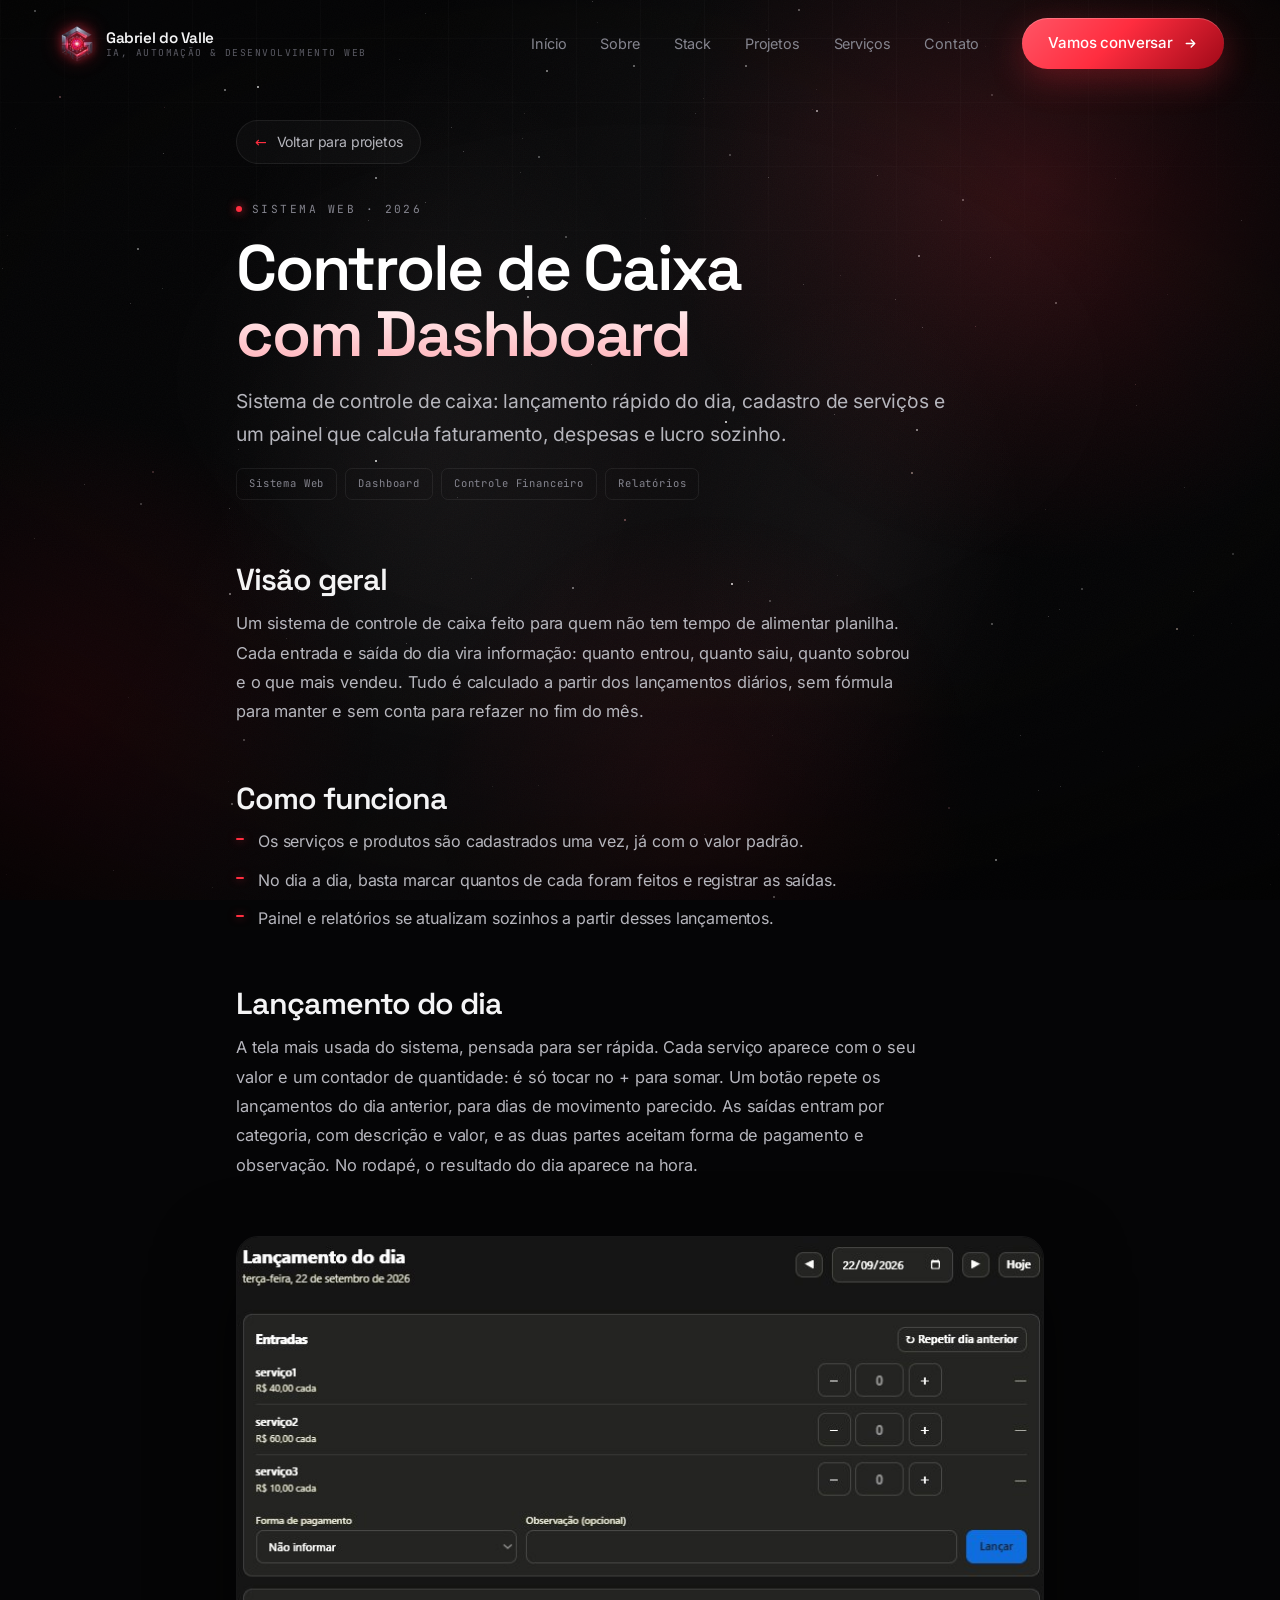
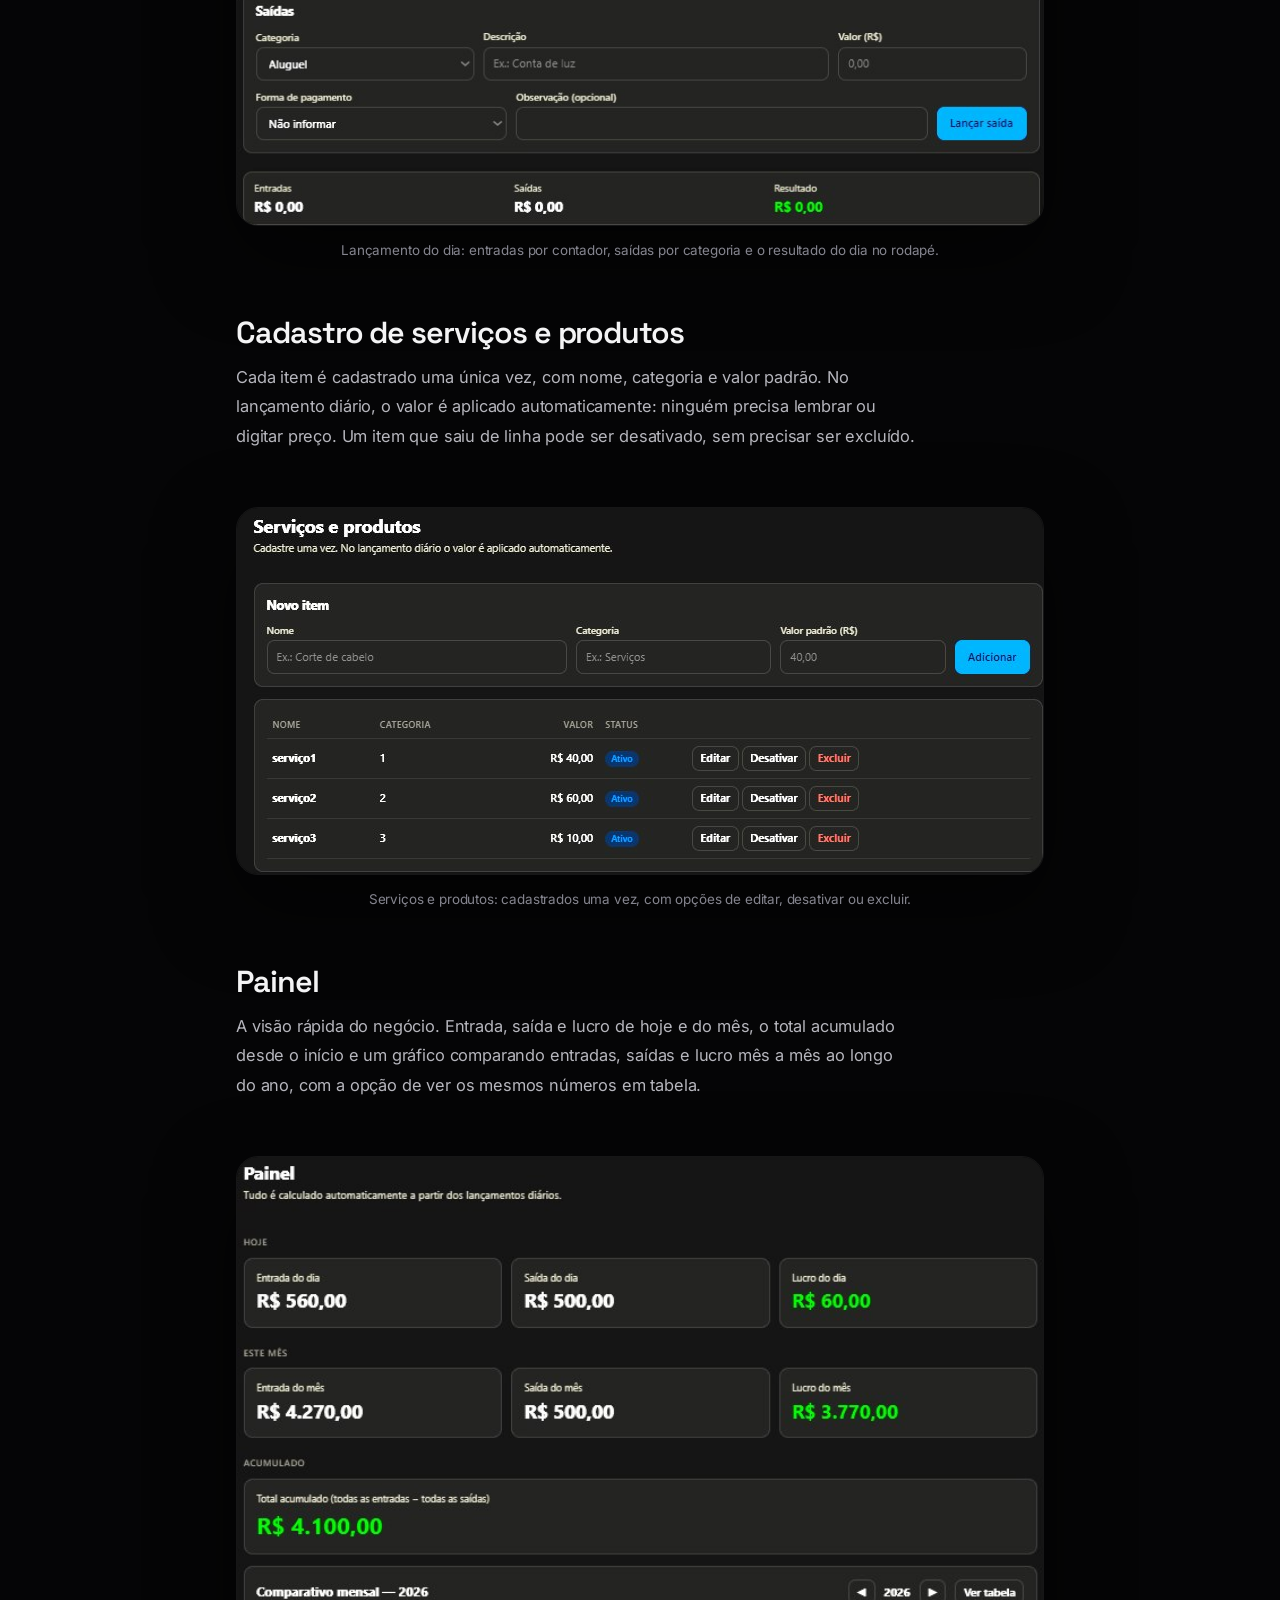
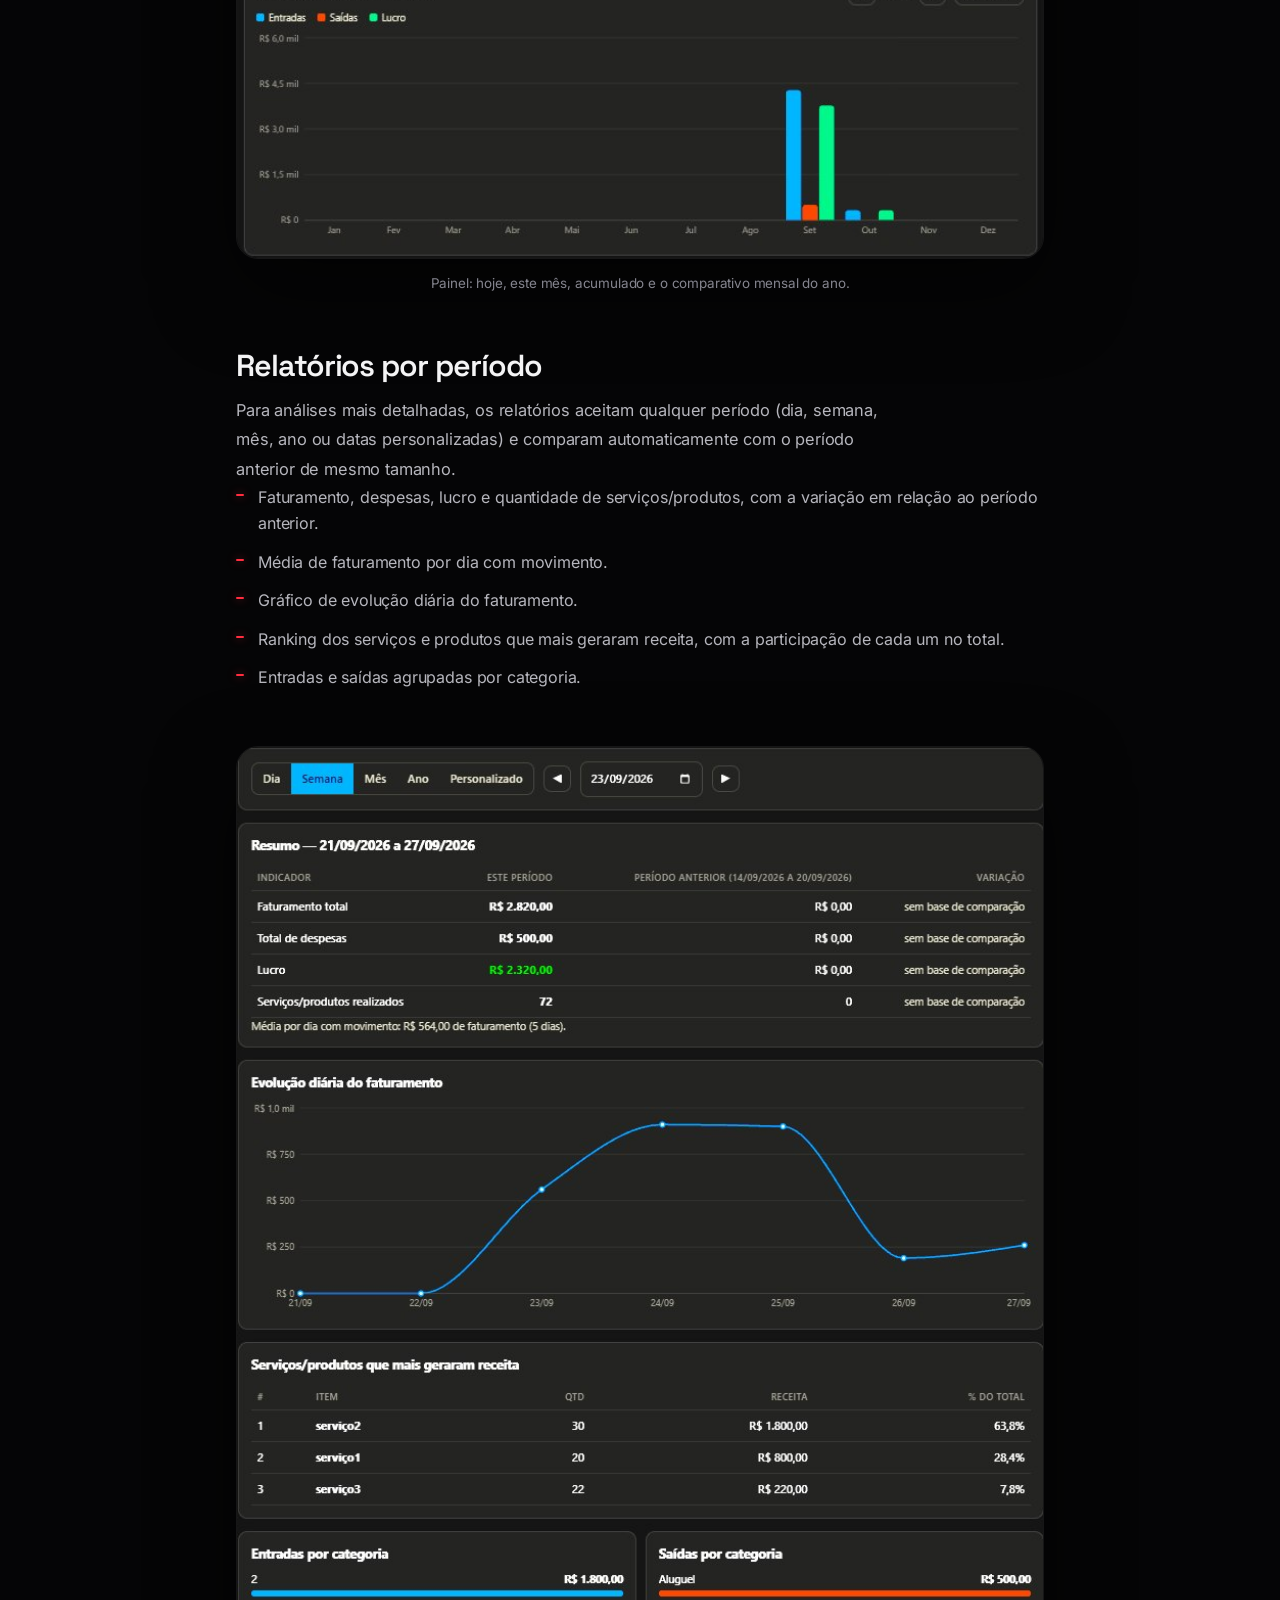
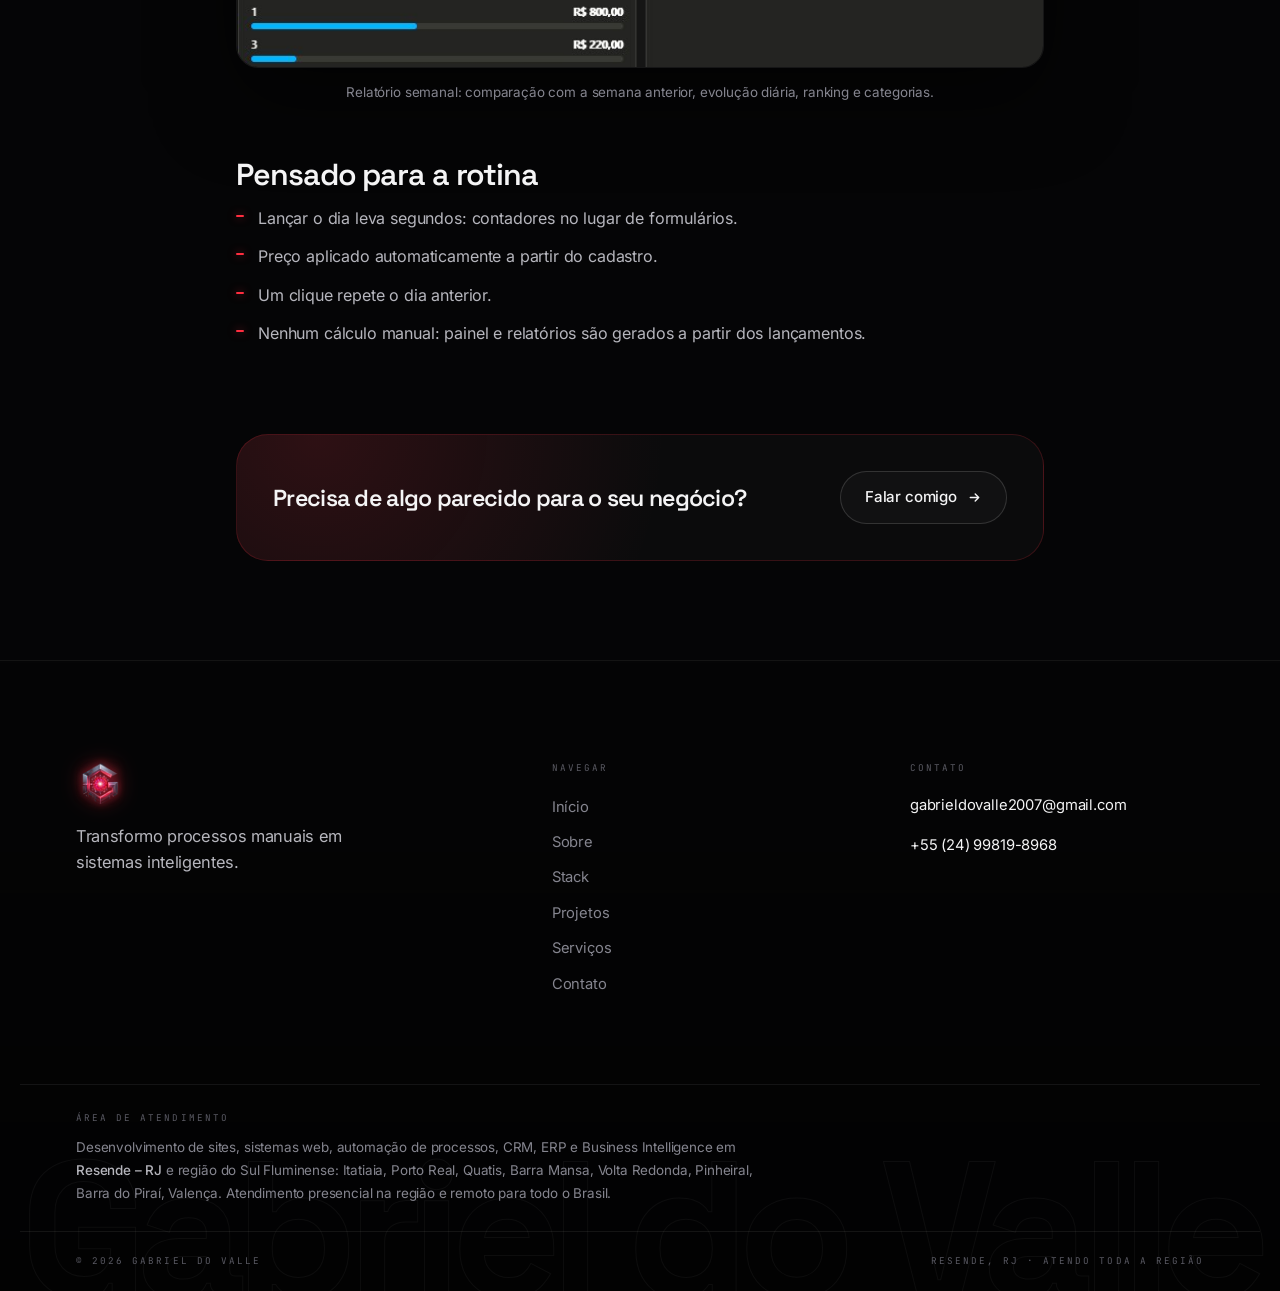
<file: projetos/controle-de-caixa/index.html>
<!DOCTYPE html><html lang="pt-BR" class="display_6c38e116-module__ekQVfG__variable body_b1b3c434-module__d_0Jqq__variable mono_168a530b-module__RefMrG__variable"><head><meta charSet="utf-8"/><meta name="viewport" content="width=device-width, initial-scale=1"/><link rel="preload" href="/_next/static/media/inter-s.p.0gsaq8ukbf34m.woff2" as="font" crossorigin="" type="font/woff2"/><link rel="preload" href="/_next/static/media/jetbrains_mono-s.p.2rmhnsrc80fag.woff2" as="font" crossorigin="" type="font/woff2"/><link rel="preload" href="/_next/static/media/space_grotesk-s.p.092gko6h6levo.woff2" as="font" crossorigin="" type="font/woff2"/><link rel="preload" as="image" href="/logo-mark.png"/><link rel="stylesheet" href="/_next/static/chunks/259diqgk3mq0j.css" data-precedence="next"/><link rel="stylesheet" href="/_next/static/chunks/439s-s46n5mvq.css" data-precedence="next"/><link rel="preload" as="script" fetchPriority="low" href="/_next/static/chunks/12aruqaur5huj.js"/><script src="/_next/static/chunks/0_i_z5y45w3ww.js" async=""></script><script src="/_next/static/chunks/196x_tfexoucg.js" async=""></script><script src="/_next/static/chunks/turbopack-2b7m0jbolpuu7.js" async=""></script><script src="/_next/static/chunks/0h2qsuyze9ds1.js" async=""></script><script src="/_next/static/chunks/42q621w_pf1w7.js" async=""></script><meta name="next-size-adjust" content=""/><meta http-equiv="Content-Security-Policy" content="default-src &#x27;self&#x27;; script-src &#x27;self&#x27; &#x27;unsafe-inline&#x27;; style-src &#x27;self&#x27; &#x27;unsafe-inline&#x27;; img-src &#x27;self&#x27; data:; font-src &#x27;self&#x27;; connect-src &#x27;self&#x27;; object-src &#x27;none&#x27;; base-uri &#x27;self&#x27;; form-action &#x27;self&#x27;; upgrade-insecure-requests"/><meta name="theme-color" content="#050506"/><meta name="color-scheme" content="dark"/><title>Controle de Caixa com Dashboard — Gabriel do Valle</title><meta name="description" content="Sistema de controle de caixa: lançamento rápido do dia, cadastro de serviços e um painel que calcula faturamento, despesas e lucro sozinho."/><meta name="author" content="Gabriel do Valle"/><meta name="keywords" content="desenvolvimento de sites em Resende,criação de sites Resende RJ,desenvolvimento de sistemas Resende,sistema web sob medida Resende,programador em Resende RJ,desenvolvedor de sites Sul Fluminense,automação de processos Resende,desenvolvimento de ERP e CRM Resende,landing page Resende RJ,site para empresa Resende,Resende,Itatiaia,Porto Real,Quatis,Barra Mansa,Volta Redonda,Pinheiral,Barra do Piraí,Valença"/><meta name="referrer" content="strict-origin-when-cross-origin"/><meta name="creator" content="Gabriel do Valle"/><meta name="publisher" content="Gabriel do Valle"/><meta name="robots" content="index, follow"/><meta name="googlebot" content="index, follow, max-image-preview:large, max-snippet:-1"/><meta name="category" content="technology"/><link rel="canonical" href="https://gabrielvallecg.github.io/projetos/controle-de-caixa/"/><meta property="og:title" content="Gabriel do Valle — Desenvolvimento de Sites e Sistemas em Resende, RJ"/><meta property="og:description" content="Criação de sites, sistemas web, automação de processos, CRM, ERP e Business Intelligence em Resende e região do Sul Fluminense. Da arquitetura à entrega técnica. Atendimento presencial ou remoto."/><meta property="og:url" content="https://gabrielvallecg.github.io/"/><meta property="og:site_name" content="Gabriel do Valle"/><meta property="og:locale" content="pt_BR"/><meta property="og:image" content="https://gabrielvallecg.github.io/og.jpg"/><meta property="og:image:width" content="1200"/><meta property="og:image:height" content="630"/><meta property="og:image:alt" content="Gabriel do Valle — sites, sistemas e automação com IA"/><meta property="og:type" content="website"/><meta name="twitter:card" content="summary_large_image"/><meta name="twitter:title" content="Gabriel do Valle — Desenvolvimento de Sites e Sistemas em Resende, RJ"/><meta name="twitter:description" content="Criação de sites, sistemas web, automação de processos, CRM, ERP e Business Intelligence em Resende e região do Sul Fluminense. Da arquitetura à entrega técnica. Atendimento presencial ou remoto."/><meta name="twitter:image" content="https://gabrielvallecg.github.io/og.jpg"/><meta name="twitter:image:alt" content="Gabriel do Valle — sites, sistemas e automação com IA"/><meta name="twitter:image:width" content="1200"/><meta name="twitter:image:height" content="630"/><link rel="icon" href="/icon.svg?icon.0d7tq_diuvg7f.svg" sizes="any" type="image/svg+xml"/><script src="/_next/static/chunks/0cz1d0mv5g_q7.js" noModule=""></script></head><body><div hidden=""><!--$--><!--/$--></div><a href="#conteudo" class="skipLink">Pular para o conteúdo</a><div class="Backdrop-module__TeW3gG__backdrop" aria-hidden="true"><div class="Backdrop-module__TeW3gG__milkyWay"></div><div class="Backdrop-module__TeW3gG__stars" data-layer="far" style="box-shadow:1310px 954px rgba(255,255,255,0.37),2178px 968px rgba(255,255,255,0.21),1556px 811px rgba(255,228,214,0.33),1075px 1206px rgba(255,255,255,0.40),457px 497px rgba(255,255,255,0.31),1491px 229px rgba(255,255,255,0.37),1071px 1520px rgba(255,255,255,0.44),813px 1122px rgba(255,255,255,0.26),1897px 1760px rgba(255,255,255,0.27),1903px 625px rgba(255,255,255,0.36),2164px 258px rgba(255,228,214,0.45),985px 46px rgba(255,228,214,0.20),1273px 947px rgba(255,255,255,0.27),1880px 160px rgba(255,255,255,0.39),1138px 1143px rgba(255,255,255,0.49),1193px 635px rgba(255,255,255,0.20),1074px 1367px rgba(255,255,255,0.28),890px 1516px rgba(255,255,255,0.23),1613px 1123px rgba(255,255,255,0.22),967px 1687px rgba(255,255,255,0.45),1052px 1654px rgba(255,255,255,0.37),788px 926px rgba(255,228,214,0.18),772px 735px rgba(255,255,255,0.22),1907px 980px rgba(255,255,255,0.34),1433px 1120px rgba(255,170,178,0.46),1531px 1087px rgba(255,255,255,0.36),242px 1173px rgba(255,170,178,0.39),1819px 243px rgba(255,255,255,0.22),2489px 618px rgba(255,255,255,0.48),1947px 1177px rgba(255,255,255,0.20),1700px 886px rgba(255,255,255,0.38),1838px 567px rgba(255,255,255,0.21),975px 326px rgba(255,170,178,0.44),1922px 9px rgba(255,228,214,0.32),1457px 1260px rgba(255,255,255,0.38),1270px 884px rgba(255,228,214,0.23),163px 153px rgba(255,255,255,0.50),1802px 1503px rgba(255,170,178,0.47),130px 303px rgba(255,255,255,0.37),1068px 959px rgba(255,255,255,0.20),1184px 487px rgba(255,255,255,0.31),1059px 609px rgba(255,255,255,0.37),2497px 534px rgba(255,255,255,0.32),1751px 571px rgba(255,255,255,0.36),7px 235px rgba(255,228,214,0.23),347px 1470px rgba(255,255,255,0.24),2113px 1330px rgba(255,255,255,0.44),227px 1339px rgba(255,255,255,0.25),877px 175px rgba(255,255,255,0.46),1845px 1040px rgba(255,255,255,0.42),982px 1375px rgba(255,255,255,0.25),355px 1126px rgba(255,255,255,0.18),2473px 1558px rgba(255,228,214,0.35),143px 950px rgba(255,255,255,0.43),2516px 250px rgba(255,255,255,0.46),2373px 1783px rgba(255,255,255,0.30),1115px 178px rgba(255,255,255,0.24),226px 1687px rgba(255,255,255,0.36),593px 1682px rgba(255,228,214,0.20),695px 113px rgba(255,255,255,0.32),359px 670px rgba(255,228,214,0.22),1482px 830px rgba(255,255,255,0.50),1457px 978px rgba(255,255,255,0.26),2420px 543px rgba(255,255,255,0.33),326px 427px rgba(255,255,255,0.38),236px 1334px rgba(255,255,255,0.23),1106px 1409px rgba(255,255,255,0.37),1729px 680px rgba(255,170,178,0.42),842px 1279px rgba(255,255,255,0.21),1339px 1228px rgba(255,170,178,0.21),2334px 241px rgba(255,255,255,0.47),1822px 1027px rgba(255,170,178,0.43),1136px 405px rgba(255,255,255,0.28),1802px 89px rgba(255,255,255,0.41),1096px 1362px rgba(255,170,178,0.32),1897px 220px rgba(255,255,255,0.21),43px 1698px rgba(255,255,255,0.26),748px 581px rgba(255,255,255,0.41),1562px 1753px rgba(255,228,214,0.36),1403px 707px rgba(255,228,214,0.27),255px 983px rgba(255,255,255,0.32),1353px 342px rgba(255,255,255,0.39),768px 177px rgba(255,255,255,0.46),252px 1027px rgba(255,255,255,0.32),164px 107px rgba(255,170,178,0.31),1071px 1630px rgba(255,255,255,0.29),1559px 12px rgba(255,255,255,0.30),2031px 1275px rgba(255,170,178,0.38),1602px 296px rgba(255,255,255,0.21),557px 1530px rgba(255,255,255,0.23),168px 1506px rgba(255,255,255,0.42),948px 22px rgba(255,228,214,0.25),1208px 9px rgba(255,255,255,0.19),967px 902px rgba(255,228,214,0.19),2334px 441px rgba(255,255,255,0.29),399px 59px rgba(255,255,255,0.31),1978px 712px rgba(255,255,255,0.45),796px 1117px rgba(255,255,255,0.39),1008px 1266px rgba(255,255,255,0.33),1079px 1738px rgba(255,255,255,0.28),167px 1141px rgba(255,255,255,0.22),568px 1452px rgba(255,255,255,0.41),2461px 743px rgba(255,255,255,0.29),32px 1588px rgba(255,255,255,0.22),2193px 1589px rgba(255,170,178,0.23),1023px 1000px rgba(255,255,255,0.29),245px 51px rgba(255,255,255,0.26),761px 1099px rgba(255,255,255,0.33),1337px 1125px rgba(255,170,178,0.42),492px 786px rgba(255,255,255,0.22),803px 284px rgba(255,255,255,0.38),415px 1186px rgba(255,255,255,0.24),597px 22px rgba(255,255,255,0.21),827px 932px rgba(255,170,178,0.28),1843px 1286px rgba(255,255,255,0.27),1075px 1607px rgba(255,255,255,0.30),445px 435px rgba(255,255,255,0.48),176px 1556px rgba(255,255,255,0.46),2px 268px rgba(255,255,255,0.34),1731px 1271px rgba(255,255,255,0.40),538px 1677px rgba(255,255,255,0.49),298px 591px rgba(255,255,255,0.28),2066px 1710px rgba(255,255,255,0.20),1005px 1702px rgba(255,255,255,0.37),377px 1153px rgba(255,255,255,0.36),2303px 835px rgba(255,255,255,0.48),612px 1085px rgba(255,255,255,0.43),703px 98px rgba(255,228,214,0.29),2286px 519px rgba(255,255,255,0.32),1020px 735px rgba(255,255,255,0.41),834px 414px rgba(255,255,255,0.48),27px 1038px rgba(255,255,255,0.25),2114px 1247px rgba(255,255,255,0.23),15px 128px rgba(255,255,255,0.24),24px 1681px rgba(255,255,255,0.46),1656px 1080px rgba(255,255,255,0.43),128px 697px rgba(255,255,255,0.22),1045px 509px rgba(255,228,214,0.22),1224px 1580px rgba(255,255,255,0.41),1325px 1198px rgba(255,255,255,0.19),1799px 1484px rgba(255,255,255,0.30),1135px 384px rgba(255,170,178,0.36),522px 138px rgba(255,255,255,0.28),781px 1363px rgba(255,255,255,0.49),941px 220px rgba(255,255,255,0.40),645px 218px rgba(255,255,255,0.19),507px 1083px rgba(255,228,214,0.30),2160px 197px rgba(255,255,255,0.29),708px 276px rgba(255,255,255,0.44),1451px 159px rgba(255,255,255,0.34),1872px 878px rgba(255,170,178,0.33),359px 1316px rgba(255,255,255,0.31),1545px 1343px rgba(255,255,255,0.34),34px 538px rgba(255,255,255,0.32),980px 1190px rgba(255,255,255,0.36),2109px 14px rgba(255,255,255,0.42),1415px 1047px rgba(255,255,255,0.24),1381px 299px rgba(255,255,255,0.32),520px 172px rgba(255,255,255,0.28),1685px 1500px rgba(255,255,255,0.22),84px 1047px rgba(255,255,255,0.49),471px 578px rgba(255,255,255,0.33),1228px 1648px rgba(255,255,255,0.34),208px 1171px rgba(255,170,178,0.33),895px 299px rgba(255,255,255,0.48),591px 364px rgba(255,255,255,0.28),1975px 1762px rgba(255,255,255,0.24),1879px 1063px rgba(255,255,255,0.49),2179px 629px rgba(255,170,178,0.20),1622px 200px rgba(255,255,255,0.21),810px 1233px rgba(255,255,255,0.40),1438px 1150px rgba(255,255,255,0.40),212px 1443px rgba(255,255,255,0.23),2390px 1551px rgba(255,255,255,0.50),878px 1681px rgba(255,255,255,0.42),2237px 319px rgba(255,255,255,0.27),704px 834px rgba(255,255,255,0.40),2321px 362px rgba(255,255,255,0.18),1732px 1164px rgba(255,255,255,0.49),369px 1799px rgba(255,255,255,0.39),752px 1302px rgba(255,170,178,0.40),837px 575px rgba(255,255,255,0.21),1497px 260px rgba(255,255,255,0.43),1931px 721px rgba(255,255,255,0.23),2548px 1347px rgba(255,255,255,0.27),370px 647px rgba(255,255,255,0.41),1341px 213px rgba(255,228,214,0.37),2464px 1761px rgba(255,228,214,0.28),1287px 839px rgba(255,255,255,0.46),1896px 1080px rgba(255,255,255,0.45),451px 127px rgba(255,255,255,0.40),2524px 604px rgba(255,255,255,0.22),2308px 1019px rgba(255,228,214,0.38),1426px 81px rgba(255,255,255,0.35),552px 909px rgba(255,255,255,0.38),425px 13px rgba(255,255,255,0.28),1555px 1401px rgba(255,255,255,0.37),1670px 115px rgba(255,255,255,0.26),1167px 294px rgba(255,170,178,0.21),425px 202px rgba(255,255,255,0.47),271px 1789px rgba(255,255,255,0.25),2158px 1266px rgba(255,228,214,0.39),1940px 1760px rgba(255,255,255,0.44),1048px 616px rgba(255,255,255,0.45),52px 1282px rgba(255,255,255,0.33),113px 870px rgba(255,255,255,0.39),2276px 785px rgba(255,255,255,0.20),398px 1656px rgba(255,255,255,0.23),1148px 1462px rgba(255,255,255,0.45),2507px 20px rgba(255,170,178,0.31),592px 1px rgba(255,255,255,0.45),1346px 1031px rgba(255,255,255,0.40),1380px 1449px rgba(255,255,255,0.50),2051px 1764px rgba(255,255,255,0.22),1803px 54px rgba(255,255,255,0.45),1743px 1061px rgba(255,228,214,0.32),2379px 868px rgba(255,255,255,0.48),162px 288px rgba(255,255,255,0.30),680px 432px rgba(255,255,255,0.40),2428px 798px rgba(255,255,255,0.45),2343px 310px rgba(255,255,255,0.25),959px 1780px rgba(255,255,255,0.46),1440px 1511px rgba(255,255,255,0.45),2520px 1510px rgba(255,255,255,0.31),1815px 1494px rgba(255,255,255,0.28),830px 1146px rgba(255,228,214,0.25),593px 1774px rgba(255,255,255,0.21),1281px 242px rgba(255,255,255,0.39),2064px 1651px rgba(255,228,214,0.33),2347px 1272px rgba(255,255,255,0.41),1261px 1064px rgba(255,255,255,0.33),1937px 347px rgba(255,255,255,0.27),1060px 786px rgba(255,255,255,0.45),2086px 1062px rgba(255,255,255,0.32),354px 1691px rgba(255,255,255,0.22),2024px 1066px rgba(255,255,255,0.46),1348px 1590px rgba(255,255,255,0.37),606px 1154px rgba(255,255,255,0.30),1193px 591px rgba(255,255,255,0.50),623px 624px rgba(255,255,255,0.46),742px 876px rgba(255,228,214,0.28),2114px 852px rgba(255,255,255,0.28),1241px 220px rgba(255,255,255,0.35),250px 976px rgba(255,255,255,0.32),1639px 751px rgba(255,170,178,0.46),2359px 760px rgba(255,170,178,0.40),1231px 623px rgba(255,255,255,0.18),1378px 1536px rgba(255,255,255,0.30),1278px 834px rgba(255,255,255,0.18),2401px 24px rgba(255,255,255,0.28),2062px 804px rgba(255,228,214,0.43),212px 887px rgba(255,255,255,0.32),294px 254px rgba(255,255,255,0.24),990px 257px rgba(255,255,255,0.47),730px 1202px rgba(255,255,255,0.26),2261px 503px rgba(255,255,255,0.36),905px 959px rgba(255,170,178,0.38),611px 1713px rgba(255,255,255,0.46),149px 1771px rgba(255,255,255,0.18),2207px 385px rgba(255,170,178,0.28),1569px 1620px rgba(255,170,178,0.24),385px 1106px rgba(255,255,255,0.47),2220px 1729px rgba(255,255,255,0.29),2074px 1288px rgba(255,255,255,0.25),1001px 1475px rgba(255,255,255,0.23),2229px 1624px rgba(255,255,255,0.39),2025px 803px rgba(255,255,255,0.49),1102px 751px rgba(255,255,255,0.22),490px 1052px rgba(255,255,255,0.28),52px 1590px rgba(255,255,255,0.18),1047px 1434px rgba(255,255,255,0.18),1586px 56px rgba(255,255,255,0.43),1209px 1560px rgba(255,255,255,0.42),500px 1385px rgba(255,255,255,0.48),2421px 1141px rgba(255,255,255,0.23),2491px 1264px rgba(255,170,178,0.32),509px 329px rgba(255,255,255,0.28),1211px 1160px rgba(255,255,255,0.29),766px 649px rgba(255,255,255,0.31),1038px 790px rgba(255,255,255,0.47),2533px 163px rgba(255,255,255,0.37),1729px 1083px rgba(255,255,255,0.35),673px 1738px rgba(255,255,255,0.38),2307px 767px rgba(255,255,255,0.48),238px 449px rgba(255,255,255,0.30),1826px 92px rgba(255,255,255,0.48),626px 989px rgba(255,255,255,0.45),1731px 13px rgba(255,255,255,0.24),435px 1367px rgba(255,255,255,0.21),2535px 1388px rgba(255,255,255,0.49),848px 996px rgba(255,255,255,0.46),1322px 663px rgba(255,228,214,0.40),1935px 1150px rgba(255,170,178,0.47),2444px 1262px rgba(255,255,255,0.46),463px 151px rgba(255,255,255,0.45),406px 619px rgba(255,255,255,0.33),1518px 1714px rgba(255,255,255,0.28),6px 874px rgba(255,170,178,0.26),2079px 1070px rgba(255,255,255,0.38),1344px 763px rgba(255,255,255,0.46),121px 1624px rgba(255,255,255,0.33),1732px 699px rgba(255,255,255,0.27),406px 643px rgba(255,255,255,0.49),1346px 1169px rgba(255,255,255,0.48),2343px 538px rgba(255,255,255,0.43),2234px 585px rgba(255,255,255,0.40),229px 508px rgba(255,255,255,0.45),142px 1586px rgba(255,170,178,0.48),840px 275px rgba(255,228,214,0.25),2175px 1298px rgba(255,255,255,0.28),1760px 1588px rgba(255,255,255,0.46),766px 30px rgba(255,255,255,0.20),1584px 1124px rgba(255,170,178,0.20),286px 638px rgba(255,255,255,0.30),2334px 66px rgba(255,255,255,0.21),368px 220px rgba(255,255,255,0.42),1339px 955px rgba(255,255,255,0.47),2203px 245px rgba(255,255,255,0.36),1475px 1587px rgba(255,255,255,0.40),922px 327px rgba(255,255,255,0.49),515px 909px rgba(255,255,255,0.24),1736px 929px rgba(255,255,255,0.38),389px 621px rgba(255,255,255,0.34),2363px 376px rgba(255,255,255,0.46),1888px 1055px rgba(255,255,255,0.36),347px 1771px rgba(255,255,255,0.18),1629px 58px rgba(255,255,255,0.41),454px 1597px rgba(255,255,255,0.36),812px 109px rgba(255,170,178,0.31),2145px 1661px rgba(255,255,255,0.40),1991px 583px rgba(255,255,255,0.18),2200px 440px rgba(255,255,255,0.48),2380px 501px rgba(255,255,255,0.25),684px 1742px rgba(255,255,255,0.43),1301px 767px rgba(255,255,255,0.43),2412px 1523px rgba(255,255,255,0.26),1336px 1766px rgba(255,255,255,0.37),524px 113px rgba(255,255,255,0.24),816px 89px rgba(255,228,214,0.25),2248px 622px rgba(255,255,255,0.33),1402px 172px rgba(255,228,214,0.50),228px 781px rgba(255,255,255,0.20),2415px 1354px rgba(255,255,255,0.41),2131px 1419px rgba(255,228,214,0.39),2388px 943px rgba(255,255,255,0.30),1504px 435px rgba(255,170,178,0.26),1963px 1342px rgba(255,228,214,0.24),1138px 766px rgba(255,255,255,0.22),52px 1635px rgba(255,255,255,0.24),728px 1683px rgba(255,255,255,0.49),670px 1256px rgba(255,255,255,0.28),276px 1740px rgba(255,255,255,0.45),1670px 426px rgba(255,255,255,0.46),1467px 998px rgba(255,170,178,0.39),2383px 1778px rgba(255,255,255,0.24),2289px 304px rgba(255,255,255,0.39),1809px 1729px rgba(255,170,178,0.36),538px 785px rgba(255,255,255,0.23),84px 484px rgba(255,255,255,0.37),2518px 96px rgba(255,255,255,0.28)"></div><div class="Backdrop-module__TeW3gG__stars" data-layer="mid" style="box-shadow:539px 271px rgba(255,255,255,0.43),991px 623px rgba(255,255,255,0.44),633px 65px rgba(255,255,255,0.56),1567px 1332px rgba(255,255,255,0.69),1782px 100px rgba(255,228,214,0.67),1931px 494px rgba(255,255,255,0.53),729px 154px rgba(255,255,255,0.33),653px 625px rgba(255,255,255,0.36),1600px 563px rgba(255,255,255,0.65),1586px 591px rgba(255,255,255,0.63),2089px 148px rgba(255,255,255,0.33),745px 65px rgba(255,255,255,0.60),527px 296px rgba(255,255,255,0.54),642px 1149px rgba(255,255,255,0.54),1886px 992px rgba(255,255,255,0.49),520px 1585px rgba(255,170,178,0.36),771px 1567px rgba(255,255,255,0.41),2203px 695px rgba(255,255,255,0.49),2287px 470px rgba(255,255,255,0.48),936px 1600px rgba(255,255,255,0.67),991px 94px rgba(255,255,255,0.34),1515px 800px rgba(255,255,255,0.53),571px 1795px rgba(255,255,255,0.55),1688px 742px rgba(255,255,255,0.48),2120px 1059px rgba(255,255,255,0.66),1864px 1548px rgba(255,255,255,0.40),1434px 1225px rgba(255,228,214,0.43),2128px 1605px rgba(255,255,255,0.47),1381px 1172px rgba(255,255,255,0.37),572px 587px rgba(255,255,255,0.58),1460px 528px rgba(255,255,255,0.68),338px 1039px rgba(255,255,255,0.30),1509px 672px rgba(255,255,255,0.64),25px 1080px rgba(255,255,255,0.40),2205px 510px rgba(255,255,255,0.42),1687px 1110px rgba(255,255,255,0.52),2539px 990px rgba(255,255,255,0.55),362px 1408px rgba(255,255,255,0.34),1600px 1638px rgba(255,255,255,0.54),2446px 1383px rgba(255,255,255,0.52),2267px 1327px rgba(255,255,255,0.61),1110px 1634px rgba(255,170,178,0.47),970px 1140px rgba(255,255,255,0.69),814px 1271px rgba(255,255,255,0.44),704px 1636px rgba(255,228,214,0.69),773px 896px rgba(255,255,255,0.65),2187px 990px rgba(255,255,255,0.39),1355px 1798px rgba(255,228,214,0.58),2224px 985px rgba(255,255,255,0.31),243px 739px rgba(255,255,255,0.47),565px 441px rgba(255,255,255,0.44),2532px 1349px rgba(255,255,255,0.44),1633px 1615px rgba(255,255,255,0.69),224px 89px rgba(255,255,255,0.68),962px 1565px rgba(255,255,255,0.43),1065px 1611px rgba(255,255,255,0.64),2348px 690px rgba(255,255,255,0.51),1016px 1008px rgba(255,228,214,0.56),229px 593px rgba(255,255,255,0.64),916px 429px rgba(255,255,255,0.70),798px 9px rgba(255,255,255,0.56),1293px 271px rgba(255,255,255,0.41),152px 471px rgba(255,170,178,0.31),1162px 999px rgba(255,255,255,0.58),2043px 872px rgba(255,255,255,0.47),1644px 1413px rgba(255,255,255,0.30),34px 10px rgba(255,255,255,0.62),1850px 1584px rgba(255,255,255,0.45),1508px 1221px rgba(255,255,255,0.67),1537px 1684px rgba(255,255,255,0.53),1486px 1229px rgba(255,255,255,0.42),911px 472px rgba(255,228,214,0.58),2506px 1396px rgba(255,170,178,0.33),2060px 324px rgba(255,255,255,0.47),538px 156px rgba(255,255,255,0.42),977px 1683px rgba(255,255,255,0.43),2178px 1061px rgba(255,255,255,0.32),1890px 1279px rgba(255,255,255,0.57),962px 199px rgba(255,255,255,0.48),2278px 776px rgba(255,255,255,0.44),137px 248px rgba(255,255,255,0.60),140px 503px rgba(255,255,255,0.33),1961px 398px rgba(255,255,255,0.37),1549px 388px rgba(255,255,255,0.49),414px 434px rgba(255,228,214,0.64),1749px 251px rgba(255,255,255,0.70),1966px 1532px rgba(255,170,178,0.37),2538px 1266px rgba(255,170,178,0.49),59px 96px rgba(255,170,178,0.55),412px 1243px rgba(255,255,255,0.59),768px 1202px rgba(255,255,255,0.53),1176px 628px rgba(255,228,214,0.67),948px 807px rgba(255,170,178,0.33),749px 652px rgba(255,255,255,0.32),2418px 1788px rgba(255,228,214,0.57),595px 1458px rgba(255,255,255,0.54),1754px 592px rgba(255,228,214,0.57),1640px 1786px rgba(255,255,255,0.66),375px 177px rgba(255,255,255,0.67),2235px 1701px rgba(255,255,255,0.40),1081px 588px rgba(255,255,255,0.36),2309px 1623px rgba(255,255,255,0.45),1638px 492px rgba(255,255,255,0.31),1410px 284px rgba(255,255,255,0.47),769px 600px rgba(255,255,255,0.34),1055px 302px rgba(255,255,255,0.44),1325px 334px rgba(255,255,255,0.34),1742px 939px rgba(255,255,255,0.63),539px 1145px rgba(255,255,255,0.69),824px 918px rgba(255,228,214,0.46),1998px 1226px rgba(255,255,255,0.66),1534px 890px rgba(255,170,178,0.60),565px 236px rgba(255,255,255,0.38),218px 1785px rgba(255,255,255,0.69),1232px 553px rgba(255,255,255,0.31),1154px 1195px rgba(255,255,255,0.51),988px 1141px rgba(255,255,255,0.48),2265px 1521px rgba(255,228,214,0.66),624px 519px rgba(255,170,178,0.50),1570px 32px rgba(255,255,255,0.37)"></div><div class="Backdrop-module__TeW3gG__stars" data-layer="near" style="box-shadow:1612px 173px rgba(255,255,255,0.74),1281px 1181px rgba(255,255,255,0.82),69px 1015px rgba(255,255,255,0.60),909px 396px rgba(255,255,255,0.77),2041px 490px rgba(255,255,255,0.83),2037px 187px rgba(255,228,214,0.77),1997px 1144px rgba(255,255,255,0.82),2056px 1796px rgba(255,255,255,0.64),918px 255px rgba(255,255,255,0.55),1524px 370px rgba(255,255,255,0.68),1705px 936px rgba(255,255,255,0.59),513px 1612px rgba(255,255,255,0.69),731px 583px rgba(255,255,255,0.90),1652px 827px rgba(255,255,255,0.66),2274px 1678px rgba(255,228,214,0.72),546px 70px rgba(255,255,255,0.62),1739px 1024px rgba(255,170,178,0.61),725px 421px rgba(255,255,255,0.94),1808px 1019px rgba(255,255,255,0.71),8px 1043px rgba(255,255,255,0.68),2496px 375px rgba(255,255,255,0.92),257px 86px rgba(255,255,255,0.93),995px 859px rgba(255,255,255,0.83),1677px 1608px rgba(255,255,255,0.60),1798px 1385px rgba(255,255,255,0.55),231px 803px rgba(255,255,255,0.62),816px 110px rgba(255,255,255,0.72),409px 1382px rgba(255,255,255,0.59),1745px 1600px rgba(255,255,255,0.66),375px 460px rgba(255,255,255,0.91),2491px 300px rgba(255,228,214,0.56),757px 1282px rgba(255,255,255,0.94),812px 874px rgba(255,255,255,0.93),1398px 513px rgba(255,255,255,0.64),1805px 737px rgba(255,255,255,0.92),1778px 622px rgba(255,255,255,0.69),2509px 1728px rgba(255,255,255,0.74),1603px 820px rgba(255,228,214,0.83)"></div><div class="Backdrop-module__TeW3gG__grid"></div><div class="Backdrop-module__TeW3gG__auroraOne"></div><div class="Backdrop-module__TeW3gG__auroraTwo"></div><div class="Backdrop-module__TeW3gG__auroraThree"></div><div class="Backdrop-module__TeW3gG__noise"></div><div class="Backdrop-module__TeW3gG__vignette"></div></div><header class="Navbar-module__cRh5nW__header" data-condensed="false"><nav class="Navbar-module__cRh5nW__bar" aria-label="Navegacao principal"><a href="/#inicio" class="Navbar-module__cRh5nW__brand"><span class="Navbar-module__cRh5nW__mark" aria-hidden="true"><img alt="" width="88" height="88" decoding="async" data-nimg="1" class="Navbar-module__cRh5nW__markImg" style="color:transparent" src="/logo-mark.png"/></span><span class="Navbar-module__cRh5nW__brandText"><strong>Gabriel do Valle</strong><em>IA, Automação &amp; Desenvolvimento Web</em></span></a><ul class="Navbar-module__cRh5nW__links"><li><a href="/#inicio" class="Navbar-module__cRh5nW__link" data-active="false">Início<i aria-hidden="true"></i></a></li><li><a href="/#sobre" class="Navbar-module__cRh5nW__link" data-active="false">Sobre<i aria-hidden="true"></i></a></li><li><a href="/#stack" class="Navbar-module__cRh5nW__link" data-active="false">Stack<i aria-hidden="true"></i></a></li><li><a href="/#projetos" class="Navbar-module__cRh5nW__link" data-active="false">Projetos<i aria-hidden="true"></i></a></li><li><a href="/#servicos" class="Navbar-module__cRh5nW__link" data-active="false">Serviços<i aria-hidden="true"></i></a></li><li><a href="/#contato" class="Navbar-module__cRh5nW__link" data-active="false">Contato<i aria-hidden="true"></i></a></li></ul><div class="Navbar-module__cRh5nW__actions"><a href="/#contato" class="Button-module__8RiFmG__btn" data-variant="primary" data-size="md"><span class="Button-module__8RiFmG__sheen" aria-hidden="true"></span><span class="Button-module__8RiFmG__label">Vamos conversar</span><span class="Button-module__8RiFmG__icon"><svg width="15" height="15" viewBox="0 0 16 16" fill="none" aria-hidden="true"><path d="M3.5 8h9m0 0L8.75 4.25M12.5 8l-3.75 3.75" stroke="currentColor" stroke-width="1.5" stroke-linecap="round" stroke-linejoin="round"></path></svg></span></a></div><button type="button" class="Navbar-module__cRh5nW__burger" aria-expanded="false" aria-controls="menu-mobile" aria-label="Abrir menu"><span data-open="false"></span><span data-open="false"></span></button></nav></header><main id="conteudo" class="case-module__jSLRQq__page"><article class="shell"><a href="/projetos" class="case-module__jSLRQq__back"><span aria-hidden="true">←</span> Voltar para projetos</a><header class="case-module__jSLRQq__head"><p class="case-module__jSLRQq__meta"><i aria-hidden="true"></i>Sistema Web<!-- --> · <!-- -->2026</p><h1 class="case-module__jSLRQq__title">Controle de Caixa com Dashboard</h1><p class="case-module__jSLRQq__lead">Sistema de controle de caixa: lançamento rápido do dia, cadastro de serviços e um painel que calcula faturamento, despesas e lucro sozinho.</p><ul class="case-module__jSLRQq__tags"><li>Sistema Web</li><li>Dashboard</li><li>Controle Financeiro</li><li>Relatórios</li></ul></header><div class="case-module__jSLRQq__blocks"><section class="case-module__jSLRQq__text"><h2>Visão geral</h2><p>Um sistema de controle de caixa feito para quem não tem tempo de alimentar planilha. Cada entrada e saída do dia vira informação: quanto entrou, quanto saiu, quanto sobrou e o que mais vendeu. Tudo é calculado a partir dos lançamentos diários, sem fórmula para manter e sem conta para refazer no fim do mês.</p></section><section class="case-module__jSLRQq__text"><h2>Como funciona</h2><ul><li>Os serviços e produtos são cadastrados uma vez, já com o valor padrão.</li><li>No dia a dia, basta marcar quantos de cada foram feitos e registrar as saídas.</li><li>Painel e relatórios se atualizam sozinhos a partir desses lançamentos.</li></ul></section><section class="case-module__jSLRQq__text"><h2>Lançamento do dia</h2><p>A tela mais usada do sistema, pensada para ser rápida. Cada serviço aparece com o seu valor e um contador de quantidade: é só tocar no + para somar. Um botão repete os lançamentos do dia anterior, para dias de movimento parecido. As saídas entram por categoria, com descrição e valor, e as duas partes aceitam forma de pagamento e observação. No rodapé, o resultado do dia aparece na hora.</p></section><figure class="case-module__jSLRQq__figure"><img src="/projects/controle-de-caixa-lancamento.jpg" alt="Tela de lançamento do dia com contadores de quantidade por serviço, formulário de saídas e totais do dia" loading="lazy"/><figcaption>Lançamento do dia: entradas por contador, saídas por categoria e o resultado do dia no rodapé.</figcaption></figure><section class="case-module__jSLRQq__text"><h2>Cadastro de serviços e produtos</h2><p>Cada item é cadastrado uma única vez, com nome, categoria e valor padrão. No lançamento diário, o valor é aplicado automaticamente: ninguém precisa lembrar ou digitar preço. Um item que saiu de linha pode ser desativado, sem precisar ser excluído.</p></section><figure class="case-module__jSLRQq__figure"><img src="/projects/controle-de-caixa-cadastro.jpg" alt="Tela de cadastro de serviços e produtos com nome, categoria, valor padrão e status" loading="lazy"/><figcaption>Serviços e produtos: cadastrados uma vez, com opções de editar, desativar ou excluir.</figcaption></figure><section class="case-module__jSLRQq__text"><h2>Painel</h2><p>A visão rápida do negócio. Entrada, saída e lucro de hoje e do mês, o total acumulado desde o início e um gráfico comparando entradas, saídas e lucro mês a mês ao longo do ano, com a opção de ver os mesmos números em tabela.</p></section><figure class="case-module__jSLRQq__figure"><img src="/projects/controle-de-caixa-painel.jpg" alt="Painel com resultados de hoje, do mês, total acumulado e gráfico comparativo mensal" loading="lazy"/><figcaption>Painel: hoje, este mês, acumulado e o comparativo mensal do ano.</figcaption></figure><section class="case-module__jSLRQq__text"><h2>Relatórios por período</h2><p>Para análises mais detalhadas, os relatórios aceitam qualquer período (dia, semana, mês, ano ou datas personalizadas) e comparam automaticamente com o período anterior de mesmo tamanho.</p><ul><li>Faturamento, despesas, lucro e quantidade de serviços/produtos, com a variação em relação ao período anterior.</li><li>Média de faturamento por dia com movimento.</li><li>Gráfico de evolução diária do faturamento.</li><li>Ranking dos serviços e produtos que mais geraram receita, com a participação de cada um no total.</li><li>Entradas e saídas agrupadas por categoria.</li></ul></section><figure class="case-module__jSLRQq__figure"><img src="/projects/controle-de-caixa-dashboard.jpg" alt="Relatório semanal com resumo comparativo, gráfico de evolução diária, ranking de serviços e categorias" loading="lazy"/><figcaption>Relatório semanal: comparação com a semana anterior, evolução diária, ranking e categorias.</figcaption></figure><section class="case-module__jSLRQq__text"><h2>Pensado para a rotina</h2><ul><li>Lançar o dia leva segundos: contadores no lugar de formulários.</li><li>Preço aplicado automaticamente a partir do cadastro.</li><li>Um clique repete o dia anterior.</li><li>Nenhum cálculo manual: painel e relatórios são gerados a partir dos lançamentos.</li></ul></section></div><div class="case-module__jSLRQq__cta"><p>Precisa de algo parecido para o seu negócio?</p><a href="/#contato" class="case-module__jSLRQq__ctaBtn">Falar comigo <svg width="15" height="15" viewBox="0 0 16 16" fill="none" aria-hidden="true"><path d="M3.5 8h9m0 0L8.75 4.25M12.5 8l-3.75 3.75" stroke="currentColor" stroke-width="1.5" stroke-linecap="round" stroke-linejoin="round"></path></svg></a></div></article></main><footer class="Footer-module__3hUVsW__footer"><div class="Footer-module__3hUVsW__signature" aria-hidden="true">Gabriel do Valle</div><div class="shell Footer-module__3hUVsW__inner"><div class="Footer-module__3hUVsW__brandCol"><span class="Footer-module__3hUVsW__mark"><img alt="Gabriel do Valle" loading="lazy" width="96" height="96" decoding="async" data-nimg="1" class="Footer-module__3hUVsW__markImg" style="color:transparent" src="/logo-mark.png"/></span><p>Transformo processos manuais em sistemas inteligentes.</p></div><nav class="Footer-module__3hUVsW__navCol" aria-label="Navegacao do rodape"><span class="mono">navegar</span><ul><li><a href="/#inicio">Início</a></li><li><a href="/#sobre">Sobre</a></li><li><a href="/#stack">Stack</a></li><li><a href="/#projetos">Projetos</a></li><li><a href="/#servicos">Serviços</a></li><li><a href="/#contato">Contato</a></li></ul></nav><div class="Footer-module__3hUVsW__contactCol"><span class="mono">contato</span><a href="mailto:gabrieldovalle2007@gmail.com">gabrieldovalle2007@gmail.com</a><a href="https://wa.me/5524998198968" target="_blank" rel="noopener noreferrer">+55 (24) 99819-8968</a></div></div><div class="shell Footer-module__3hUVsW__serviceArea"><span class="mono">área de atendimento</span><p>Desenvolvimento de sites, sistemas web, automação de processos, CRM, ERP e Business Intelligence em<!-- --> <strong>Resende<!-- --> – <!-- -->RJ</strong> <!-- -->e região do <!-- -->Sul Fluminense<!-- -->:<!-- --> <!-- -->Itatiaia, Porto Real, Quatis, Barra Mansa, Volta Redonda, Pinheiral, Barra do Piraí, Valença<!-- -->. Atendimento presencial na região e remoto para todo o Brasil.</p></div><div class="shell Footer-module__3hUVsW__bottom"><p class="mono">© <!-- -->2026<!-- --> <!-- -->Gabriel do Valle</p><p class="mono">Resende, RJ · Atendo toda a região</p></div></footer><!--$--><!--/$--><script type="application/ld+json">{"@context":"https://schema.org","@graph":[{"@type":"ProfessionalService","@id":"https://gabrielvallecg.github.io/#business","name":"Gabriel do Valle","alternateName":"Gabriel do Valle — Desenvolvimento de Sites e Sistemas","url":"https://gabrielvallecg.github.io","email":"gabrieldovalle2007@gmail.com","telephone":"+5524998198968","description":"Desenvolvedor full-stack com foco em automação de processos, desenvolvimento web, CRM, ERP e Business Intelligence. Da arquitetura à entrega técnica!","slogan":"Transformo processos manuais em sistemas inteligentes.","address":{"@type":"PostalAddress","addressLocality":"Resende","addressRegion":"RJ","addressCountry":"BR"},"geo":{"@type":"GeoCoordinates","latitude":-22.4683,"longitude":-44.4467},"serviceArea":{"@type":"GeoCircle","geoMidpoint":{"@type":"GeoCoordinates","latitude":-22.4683,"longitude":-44.4467},"geoRadius":60000},"areaServed":[{"@type":"City","name":"Resende","containedInPlace":{"@type":"State","name":"Rio de Janeiro"}},{"@type":"City","name":"Itatiaia","containedInPlace":{"@type":"State","name":"Rio de Janeiro"}},{"@type":"City","name":"Porto Real","containedInPlace":{"@type":"State","name":"Rio de Janeiro"}},{"@type":"City","name":"Quatis","containedInPlace":{"@type":"State","name":"Rio de Janeiro"}},{"@type":"City","name":"Barra Mansa","containedInPlace":{"@type":"State","name":"Rio de Janeiro"}},{"@type":"City","name":"Volta Redonda","containedInPlace":{"@type":"State","name":"Rio de Janeiro"}},{"@type":"City","name":"Pinheiral","containedInPlace":{"@type":"State","name":"Rio de Janeiro"}},{"@type":"City","name":"Barra do Piraí","containedInPlace":{"@type":"State","name":"Rio de Janeiro"}},{"@type":"City","name":"Valença","containedInPlace":{"@type":"State","name":"Rio de Janeiro"}}],"knowsAbout":["desenvolvimento de sites em Resende","criação de sites Resende RJ","desenvolvimento de sistemas Resende","sistema web sob medida Resende","programador em Resende RJ","desenvolvedor de sites Sul Fluminense","automação de processos Resende","desenvolvimento de ERP e CRM Resende","landing page Resende RJ","site para empresa Resende"],"knowsLanguage":["pt-BR"],"founder":{"@id":"https://gabrielvallecg.github.io/#person"},"provider":{"@id":"https://gabrielvallecg.github.io/#person"},"hasOfferCatalog":{"@type":"OfferCatalog","name":"Serviços de desenvolvimento","itemListElement":[{"@type":"Offer","itemOffered":{"@type":"Service","name":"Multitasking UI","description":"Múltiplas interfaces juntas em um só lugar para facilitar a organização e simplificar processos.","areaServed":[{"@type":"City","name":"Resende"},{"@type":"City","name":"Itatiaia"},{"@type":"City","name":"Porto Real"},{"@type":"City","name":"Quatis"},{"@type":"City","name":"Barra Mansa"},{"@type":"City","name":"Volta Redonda"},{"@type":"City","name":"Pinheiral"},{"@type":"City","name":"Barra do Piraí"},{"@type":"City","name":"Valença"}]}},{"@type":"Offer","itemOffered":{"@type":"Service","name":"Automação de Processos","description":"Elimino o trabalho repetitivo entre sistemas que hoje depende de alguém copiando e colando informação.","areaServed":[{"@type":"City","name":"Resende"},{"@type":"City","name":"Itatiaia"},{"@type":"City","name":"Porto Real"},{"@type":"City","name":"Quatis"},{"@type":"City","name":"Barra Mansa"},{"@type":"City","name":"Volta Redonda"},{"@type":"City","name":"Pinheiral"},{"@type":"City","name":"Barra do Piraí"},{"@type":"City","name":"Valença"}]}},{"@type":"Offer","itemOffered":{"@type":"Service","name":"Desenvolvimento Web","description":"Sites, landing pages e aplicações sob medida — rápidos, responsivos e preparados para crescer.","areaServed":[{"@type":"City","name":"Resende"},{"@type":"City","name":"Itatiaia"},{"@type":"City","name":"Porto Real"},{"@type":"City","name":"Quatis"},{"@type":"City","name":"Barra Mansa"},{"@type":"City","name":"Volta Redonda"},{"@type":"City","name":"Pinheiral"},{"@type":"City","name":"Barra do Piraí"},{"@type":"City","name":"Valença"}]}},{"@type":"Offer","itemOffered":{"@type":"Service","name":"UI/UX & Interface","description":"Desenho e implemento a interface no mesmo projeto, então o que foi prototipado é exatamente o que vai ao ar.","areaServed":[{"@type":"City","name":"Resende"},{"@type":"City","name":"Itatiaia"},{"@type":"City","name":"Porto Real"},{"@type":"City","name":"Quatis"},{"@type":"City","name":"Barra Mansa"},{"@type":"City","name":"Volta Redonda"},{"@type":"City","name":"Pinheiral"},{"@type":"City","name":"Barra do Piraí"},{"@type":"City","name":"Valença"}]}}]},"contactPoint":{"@type":"ContactPoint","contactType":"Atendimento comercial","email":"gabrieldovalle2007@gmail.com","telephone":"+55 (24) 99819-8968","availableLanguage":"pt-BR","areaServed":"BR"}},{"@type":"WebSite","@id":"https://gabrielvallecg.github.io/#website","url":"https://gabrielvallecg.github.io","name":"Gabriel do Valle","description":"Desenvolvedor full-stack com foco em automação de processos, desenvolvimento web, CRM, ERP e Business Intelligence. Da arquitetura à entrega técnica!","inLanguage":"pt-BR","publisher":{"@id":"https://gabrielvallecg.github.io/#business"}},{"@type":"Person","@id":"https://gabrielvallecg.github.io/#person","name":"Gabriel do Valle","jobTitle":"IA, Automação & Desenvolvimento Web","email":"gabrieldovalle2007@gmail.com","url":"https://gabrielvallecg.github.io","worksFor":{"@id":"https://gabrielvallecg.github.io/#business"},"homeLocation":{"@type":"Place","address":{"@type":"PostalAddress","addressLocality":"Resende","addressRegion":"RJ","addressCountry":"BR"}}}]}</script><script src="/_next/static/chunks/12aruqaur5huj.js" id="_R_" async=""></script><script>(self.__next_f=self.__next_f||[]).push([0])</script><script>self.__next_f.push([1,"1:\"$Sreact.fragment\"\n2:I[39756,[\"/_next/static/chunks/0h2qsuyze9ds1.js\"],\"default\"]\n3:I[37457,[\"/_next/static/chunks/0h2qsuyze9ds1.js\"],\"default\"]\na:I[68027,[\"/_next/static/chunks/0h2qsuyze9ds1.js\"],\"default\",1]\n:HL[\"/_next/static/chunks/259diqgk3mq0j.css\",\"style\"]\n:HL[\"/_next/static/media/inter-s.p.0gsaq8ukbf34m.woff2\",\"font\",{\"crossOrigin\":\"\",\"type\":\"font/woff2\"}]\n:HL[\"/_next/static/media/jetbrains_mono-s.p.2rmhnsrc80fag.woff2\",\"font\",{\"crossOrigin\":\"\",\"type\":\"font/woff2\"}]\n:HL[\"/_next/static/media/space_grotesk-s.p.092gko6h6levo.woff2\",\"font\",{\"crossOrigin\":\"\",\"type\":\"font/woff2\"}]\n:HL[\"/_next/static/chunks/439s-s46n5mvq.css\",\"style\"]\n4:T15d6,{\"@context\":\"https://schema.org\",\"@graph\":[{\"@type\":\"ProfessionalService\",\"@id\":\"https://gabrielvallecg.github.io/#business\",\"name\":\"Gabriel do Valle\",\"alternateName\":\"Gabriel do Valle — Desenvolvimento de Sites e Sistemas\",\"url\":\"https://gabrielvallecg.github.io\",\"email\":\"gabrieldovalle2007@gmail.com\",\"telephone\":\"+5524998198968\",\"description\":\"Desenvolvedor full-stack com foco em automação de processos, desenvolvimento web, CRM, ERP e Business Intelligence. Da arquitetura à entrega técnica!\",\"slogan\":\"Transformo processos manuais em sistemas inteligentes.\",\"address\":{\"@type\":\"PostalAddress\",\"addressLocality\":\"Resende\",\"addressRegion\":\"RJ\",\"addressCountry\":\"BR\"},\"geo\":{\"@type\":\"GeoCoordinates\",\"latitude\":-22.4683,\"longitude\":-44.4467},\"serviceArea\":{\"@type\":\"GeoCircle\",\"geoMidpoint\":{\"@type\":\"GeoCoordinates\",\"latitude\":-22.4683,\"longitude\":-44.4467},\"geoRadius\":60000},\"areaServed\":[{\"@type\":\"City\",\"name\":\"Resende\",\"containedInPlace\":{\"@type\":\"State\",\"name\":\"Rio de Janeiro\"}},{\"@type\":\"City\",\"name\":\"Itatiaia\",\"containedInPlace\":{\"@type\":\"State\",\"name\":\"Rio de Janeiro\"}},{\"@type\":\"City\",\"name\":\"Porto Real\",\"containedInPlace\":{\"@type\":\"State\",\"name\":\"Rio de Janeiro\"}},{\"@type\":\"City\",\"name\":\"Quatis\",\"containedInPlace\":{\"@type\":\"State\",\"name\":\"Rio de Janeiro\"}},{\"@type\":\"City\",\"name\":\"Barra Mansa\",\"containedInPlace\":{\"@type\":\"State\",\"name\":\"Rio de Janeiro\"}},{\"@type\":\"City\",\"name\":\"Volta Redonda\",\"containedInPlace\":{\"@type\":\"State\",\"name\":\"Rio de Janeiro\"}},{\"@type\":\"City\",\"name\":\"Pinheiral\",\"containedInPlace\":{\"@type\":\"State\",\"name\":\"Rio de Janeiro\"}},{\"@type\":\"City\",\"name\":\"Barra do Piraí\",\"containedInPlace\":{\"@type\":\"State\",\"name\":\"Rio de Janeiro\"}},{\"@type\":\"City\",\"name\":\"Valença\",\"containedInPlace\":{\"@type\":\"State\",\"name\":\"Rio de Janeiro\"}}],\"knowsAbout\":[\"desenvolvimento de sites em Resende\",\"criação de sites Resende RJ\",\"desenvolvimento de sistemas Resende\",\"sistema web sob medida Resende\",\"programador em Resende RJ\",\"desenvolvedor de sites Sul Fluminense\",\"automação de processos Resende\",\"desenvolvimento de ERP e CRM Resende\",\"landing page Resende RJ\",\"site para empresa Resende\"],\"knowsLanguage\":[\"pt-BR\"],\"founder\":{\"@id\":\"https://gabrielvallecg.github.io/#person\"},\"provider\":{\"@id\":\"https://gabrielvallecg.github.io/#person\"},\"hasOfferCatalog\":{\"@type\":\"OfferCatalog\",\"name\":\"Serviços de desenvolvimento\",\"itemListElement\":[{\"@type\":\"Offer\",\"itemOffered\":{\"@type\":\"Service\",\"name\":\"Multitasking UI\",\"description\":\"Múltiplas interfaces juntas em um só lugar para facilitar a organização e simplificar processos.\",\"areaServed\":[{\"@type\":\"City\",\"name\":\"Resende\"},{\"@type\":\"City\",\"name\":\"Itatiaia\"},{\"@type\":\"City\",\"name\":\"Porto Real\"},{\"@type\":\"City\",\"name\":\"Quatis\"},{\"@type\":\"City\",\"name\":\"Barra Mansa\"},{\"@type\":\"City\",\"name\":\"Volta Redonda\"},{\"@type\":\"City\",\"name\":\"Pinheiral\"},{\"@type\":\"City\",\"name\":\"Barra do Piraí\"},{\"@type\":\"City\",\"name\":\"Valença\"}]}},{\"@type\":\"Offer\",\"itemOffered\":{\"@type\":\"Service\",\"name\":\"Automação de Processos\",\"description\":\"Elimino o trabalho repetitivo entre sistemas que hoje depende de alguém copiando e colando informação.\",\"areaServed\":[{\"@type\":\"City\",\"name\":\"Resende\"},{\"@type\":\"City\",\"name\":\"Itatiaia\"},{\"@type\":\"City\",\"name\":\"Porto Real\"},{\"@type\":\"City\",\"name\":\"Quatis\"},{\"@type\":\"City\",\"name\":\"Barra Mansa\"},{\"@type\":\"City\",\"name\":\"Volta Redonda\"},{\"@type\":\"City\",\"name\":\"Pinheiral\"},{\"@type\":\"City\",\"name\":\"Barra do Piraí\"},{\"@type\":\"City\",\"name\":\"Valença\"}]}},{\"@type\":\"Offer\",\"itemOffered\":{\"@type\":\"Service\",\"name\":\"Desenvolvimento Web\",\"description\":\"Sites, landing pages e aplicações sob medida — rápidos, responsivos e preparados para crescer.\",\"areaServed\":[{\"@type\":\"City\",\"name\":\"Resende\"},{\"@type\":\"City\",\"name\":\"Itatiaia\"},{\"@type\":\"City\",\"name\":\"Porto Real\"},{\"@type\":\"City\",\"name\":\"Quatis\"},{\"@type\":\"City\",\"name\":\"Barra Mansa\"},{\"@type\":\"City\",\"name\":\"Volta Redonda\"},{\"@type\":\"City\",\"name\":\"Pinheiral\"},{\"@type\":\"City\",\"name\":\"Barra do Piraí\"},{\"@type\":\"City\",\"name\":\"Valença\"}]}},{\"@type\":\"Offer\",\"itemOffered\":{\"@type\":\"Service\",\"name\":\"UI/UX \u0026 Interface\",\"description\":\"Desenho e implemento a interface no mesmo projeto, então o que foi prototipado é exatamente o que vai ao ar.\",\"areaServed\":[{\"@type\":\"City\",\"name\":\"Resende\"},{\"@type\":\"City\",\"name\":\"Itatiaia\"},{\"@type\":\"City\",\"name\":\"Porto Real\"},{\"@type\":\"City\",\"name\":\"Quatis\"},{\"@type\":\"City\",\"name\":\"Barra Mansa\"},{\"@type\":\"City\",\"name\":\"Volta Redonda\"},{\"@type\":\"City\",\"name\":\"Pinheiral\"},{\"@type\":\"City\",\"name\":\"Barra do Piraí\"},{\"@type\":\"City\",\"name\":\"Valença\"}]}}]},\"contactPoint\":{\"@type\":\"ContactPoint\",\"contactType\":\"Atendimento comercial\",\"email\":\"gabrieldovalle2007@gmail.com\",\"telephone\":\"+55 (24) 99819-8968\",\"availableLanguage\":\"pt-BR\",\"areaServed\":\"BR\"}},{\"@type\":\"WebSite\",\"@id\":\"https://gabrielvallecg.github.io/#website\",\"url\":\"https://gabrielvallecg.github.io\",\"name\":\"Gabriel do Valle\",\"description\":\"Desenvolvedor full-stack com foco em automação de processos, desenvolvimento web, CRM, ERP e Business Intelligence. Da arquitetura à entrega técnica!\",\"inLanguage\":\"pt-BR\",\"publisher\":{\"@id\":\"https://gabrielvallecg.github.io/#business\"}},{\"@type\":\"Person\",\"@id\":\"https://gabrielvallecg.github.io/#person\",\"name\":\"Gabriel do Valle\",\"jobTitle\":\"IA, Automação \u0026 Desenvolvimento Web\",\"email\":\"gabrieldovalle2007@gmail.com\",\"url\":\"https://gabrielvallecg.github.io\",\"worksFor\":{\"@id\":\"https://gabrielvallecg.github.io/#business\"},\"homeLocation\":{\"@type\":\"Place\",\"address\":{\"@type\":\"PostalAddress\",\"addressLocality\":\"Resende\",\"addressRegion\":\"RJ\",\"addressCountry\":\"BR\"}}}]}8:X\n0:{\"P\":null,\"c\":[\"\",\"projetos\",\"controle-de-caixa\",\"\"],\"q\":\"\",\"i\":false,\"f\":[[[\"\",{\"children\":[\"projetos\",{\"children\":[[\"id\",\"controle-de-caixa\",\"d\",[]],{\"children\":[\"__PAGE__\",{},\"$undefined\",\"$undefined\",4608]},\"$undefined\",\"$undefined\",4608]},\"$undefined\",\"$undefined\",4608]},\"$undefined\",\"$undefined\",4624],[[\"$\",\"$1\",\"c\",{\"children\":[[[\"$\",\"link\",\"0\",{\"rel\":\"stylesheet\",\"href\":\"/_next/static/chunks/259diqgk3mq0j.css\",\"precedence\":\"next\",\"crossOrigin\":\"$undefined\",\"nonce\":\"$undefined\"}],[\"$\",\"script\",\"script-0\",{\"src\":\"/_next/static/chunks/0h2qsuyze9ds1.js\",\"async\":true,\"nonce\":\"$undefined\"}]],[\"$\",\"html\",null,{\"lang\":\"pt-BR\",\"className\":\"display_6c38e116-module__ekQVfG__variable body_b1b3c434-module__d_0Jqq__variable mono_168a530b-module__RefMrG__variable\",\"suppressHydrationWarning\":true,\"children\":[[\"$\",\"head\",null,{\"children\":[\"$\",\"meta\",null,{\"httpEquiv\":\"Content-Security-Policy\",\"content\":\"default-src 'self'; script-src 'self' 'unsafe-inline'; style-src 'self' 'unsafe-inline'; img-src 'self' data:; font-src 'self'; connect-src 'self'; object-src 'none'; base-uri 'self'; form-action 'self'; upgrade-insecure-requests\"}]}],[\"$\",\"body\",null,{\"suppressHydrationWarning\":true,\"children\":[[\"$\",\"a\",null,{\"href\":\"#conteudo\",\"className\":\"skipLink\",\"children\":\"Pular para o conteúdo\"}],[\"$\",\"$L2\",null,{\"parallelRouterKey\":\"children\",\"error\":\"$undefined\",\"errorStyles\":\"$undefined\",\"errorScripts\":\"$undefined\",\"template\":[\"$\",\"$L3\",null,{}],\"templateStyles\":\"$undefined\",\"templateScripts\":\"$undefined\",\"notFound\":[[[\"$\",\"title\",null,{\"children\":\"404: This page could not be found.\"}],[\"$\",\"div\",null,{\"style\":{\"fontFamily\":\"system-ui,\\\"Segoe UI\\\",Roboto,Helvetica,Arial,sans-serif,\\\"Apple Color Emoji\\\",\\\"Segoe UI Emoji\\\"\",\"height\":\"100vh\",\"textAlign\":\"center\",\"display\":\"flex\",\"flexDirection\":\"column\",\"alignItems\":\"center\",\"justifyContent\":\"center\"},\"children\":[\"$\",\"div\",null,{\"children\":[[\"$\",\"style\",null,{\"dangerouslySetInnerHTML\":{\"__html\":\"body{color:#000;background:#fff;margin:0}.next-error-h1{border-right:1px solid rgba(0,0,0,.3)}@media (prefers-color-scheme:dark){body{color:#fff;background:#000}.next-error-h1{border-right:1px solid rgba(255,255,255,.3)}}\"}}],[\"$\",\"h1\",null,{\"className\":\"next-error-h1\",\"style\":{\"display\":\"inline-block\",\"margin\":\"0 20px 0 0\",\"padding\":\"0 23px 0 0\",\"fontSize\":24,\"fontWeight\":500,\"verticalAlign\":\"top\",\"lineHeight\":\"49px\"},\"children\":404}],[\"$\",\"div\",null,{\"style\":{\"display\":\"inline-block\"},\"children\":[\"$\",\"h2\",null,{\"style\":{\"fontSize\":14,\"fontWeight\":400,\"lineHeight\":\"49px\",\"margin\":0},\"children\":\"This page could not be found.\"}]}]]}]}]],[]],\"forbidden\":\"$undefined\",\"unauthorized\":\"$undefined\"}],[\"$\",\"script\",null,{\"type\":\"application/ld+json\",\"dangerouslySetInnerHTML\":{\"__html\":\"$4\"}}]]}]]}]]}],{\"children\":[\"$L5\",{\"children\":[\"$L6\",{\"children\":[\"$L7\",{},null,false,null]},null,false,\"$8\"]},null,false,\"$8\"]},null,false,null],\"$L9\",false]],\"m\":\"$undefined\",\"G\":[\"$a\",[\"$Lb\"]],\"S\":true,\"h\":null,\"r\":\"$undefined\",\"s\":\"$undefined\",\"a\":\"$undefined\",\"l\":\"$undefined\",\"p\":\"$undefined\",\"d\":\"$undefined\",\"b\":\"8HGdoibC2_jCIfltsSa_E\"}\nd:I[97367,[\"/_next/static/chunks/0h2qsuyze9ds1.js\"],\"OutletBoundary\"]\ne:\"$Sreact.suspense\"\n10:I[97367,[\"/_next/static/chunks/0h2qsuyze9ds1.js\"],\"ViewportBoundary\"]\n12:I[97367,[\"/_next/static/chunks/0h2qsuyze9ds1.js\"],\"MetadataBoundary\"]\n5:[\"$\",\"$1\",\"c\",{\"children\":[null,[\"$\",\"$L2\",null,{\"parallelRouterKey\":\"children\",\"error\":\"$undefined\",\"errorStyles\":\"$undefined\",\"errorScripts\":\"$undefined\",\"template\":[\"$\",\"$L3\",null,{}],\"templateStyles\":\"$undefined\",\"templateScripts\":\"$undefined\",\"notFound\":\"$undefined\",\"forbidden\":\"$undefined\",\"unauthorized\":\"$undefined\"}]]}]\n6:[\"$\",\"$1\",\"c\",{\"children\":[null,[\"$\",\"$L2\",null,{\"parallelRouterKey\":\"children\",\"error\":\"$undefined\",\"errorStyles\":\"$undefined\",\"errorScripts\":\"$undefined\",\"template\":[\"$\",\"$L3\",null,{}],\"templateStyles\":\"$undefined\",\"templateScripts\":\"$undefined\",\"notFound\":\"$undefined\",\"forbidden\":\"$undefined\",\"unauthorized\":\"$undefined\"}]]}]\n7:[\"$\",\"$1\",\"c\",{\"children\":[\"$Lc\",[[\"$\",\"link\",\"0\",{\"rel\":\"stylesheet\",\"href\":\"/_next/static/chunks/439s-s46n5mvq.css\",\"precedence\":\"next\",\"crossOrigin\":\"$undefined\",\"nonce\":\"$undefined\"}],[\"$\",\"script\",\"script-0\",{\"src\":\"/_next/static/chunks/42q621w_pf1w7.js\",\"async\":true,\"nonce\":\"$undefined\"}]],[\"$\",\"$Ld\",null,{\"children\":[\"$\",\"$e\",null,{\"name\":\"Next.MetadataOutlet\",\"children\":\"$@f\"}]}]]}]\n9:[\"$\",\"$1\",\"h\",{\"children\":[null,[\"$\",\"$L10\",null,{\"children\":\"$L11\"}],[\"$\",\"div\",null,{\"hidden\":true,\"children\":[\"$\",\"$L12\",null,{\"children\":[\"$\",\"$e\",null,{\"name\":\"Next.Metadata\",\"children\":\"$L13\"}]}]}],[\"$\",\"meta\",null,{\"name\":\"next-size-adjust\",\"content\":\"\"}]]}]\nb:[\"$\",\"link\",\"0\",{\"rel\":\"stylesheet\",\"href\":\"/_next/static/chunks/259diqgk3mq0j.css\",\"precedence\":\"next\",\"crossOrigin\":\"$undefined\",\"nonce\":\"$undefined\"}]\n8:C\n14:T3283,1310px 954px rgba(255,255,255,0.37),2178px 968px rgba(255,255,255,0.21),1556px 811px rgba(255,228,214,0.33),1075px 1206px rgba(255,255,255,0.40),457px 497px rgba(255,255,255,0.31),1491px 229px rgba(255,255,255,0.37),1071px 1520px rgba(255,255,255,0.44),813px 1122px rgba(255,255,255,0.26),1897px 1760px rgba(255,255,255,0.27),1903px 625px rgba(255,255,255,0.36),2164px 258px rgba(255,228,214,0.45),985px 46px rgba(255,228,214,0.20),1273px 947px rgba(255,255,255,0.27),1880px 160px rgba(255,255,255,0.39),1138px 1143px rgba(255,255,255,0.49),1193px 635px rgba(255,255,255,0.20),1074px 1367px rgba(255,255,255,0.28),890px 1516px rgba(255,255,255,0.23),1613px 1123px rgba(255,255,255,0.22),967px 1687px rgba(255,255,255,0.45),1052px 1654px rgba(255,255,255,0.37),788px 926px rgba(255,228,214,0.18),772px 735px rgba(255,255,255,0.22),1907px 980px rgba(255,255,255,0.34),1433px 1120px rgba(255,170,178,0.46),1531px 1087px rgba(255,255,255,0.36),242px 1173px rgba(255,170,178,0.39),1819px 243px rgba(255,255,255,0.22),2489px 618px rgba(255,255,255,0.48),1947px 1177px rgba(255,255,255,0.20),1700px 886px rgba(255,255,255,0.38),1838px 567px rgba(255,255,255,0.21),975px 326px rgba(255,170,178,0.44),1922px 9px rgba(255,228,214,0.32),1457px 1260px rgba(255,255,255,0.38),1270px 884px rgba(255,228,214,0.23),163px 153px rgba(255,255,255,0.50),1802px 1503px rgba(255,170,178,0.47),130px 303px rgba(255,255,255,0.37),1068px 959px rgba(255,255,255,0.20),1184px 487px rgba(255,255,255,0.31),1059px 609px rgba(255,255,255,0.37),2497px 534px rgba(255,255,255,0.32),1751px 571px rgba(255,255,255,0.36),7px 235px rgba(255,228,214,0.23),347px 1470px rgba(255,255,255,0.24),2113px 1330px rgba(255,255,255,0.44),227px 1339px rgba(255,255,255,0.25),877px 175px rgba(255,255,255,0.46),1845px 1040px rgba(255,255,255,0.42),982px 1375px rgba(255,255,255,0.25),355px 1126px rgba(255,255,255,0.18),2473px 1558px rgba(255,228,214,0.35),143px 950px rgba(255,255,255,0.43),2516px 250px rgba(255,255,255,0.46),2373px 1783px rgba(255,255,255,0.30),1115px 178px rgba(255,255,255,0.24),226px 1687px rgba(255,255,255,0.36),593px 1682px rgba(255,228,214,0.20),695px 113px rgba(255,255,255,0.32),359px 670px rgba(255,228,214,0.22),1482px 830px rgba(255,255,255,0.50),1457px 978px rgba(255,255,255,0.26),2420px 543px rgba(255,255,255,0.33),326px 427px rgba(255,255,255,0.38),236px 1334px rgba(255,255,255,0.23),1106px 1409px rgba(255,255,255,0.37),1729px 680px rgba(255,170,178,0.42),842px 1279px rgba(255,255,255,0.21),1339px 1228px rgba(255,170,178,0.21),2334px 241px rgba(255,255,255,0.47),1822px 1027px rgba(255,170,178,0.43),1136px 405px rgba(255,255,255,0.28),1802px 89px rgba(255,255,255,0.41),1096px 1362px rgba(255,170,178,0.32),1897px 220px rgba(255,255,255,0.21),43px 1698px rgba(255,255,255,0.26),748px 581px rgba(255,255,255,0.41),1562px 1753px rgba(255,228,214,0.36),1403px 707px rgba(255,228,214,0.27),255px 983px rgba(255,255,255,0.32),1353px 342px rgba(255,255,255,0.39),768px 177px rgba(255,255,255,0.46),252px 1027px rgba(255,255,255,0.32),164px 107px rgba(255,170,178,0.31),1071px 1630px rgba(255,255,255,0.29),1559px 12px rgba(255,255,255,0.30),2031px 1275px rgba(255,170,178,0.38),1602px 296px rgba(255,255,255,0.21),557px 1530px rgba(255,255,255,0.23),168px 1506px rgba(255,255,255,0.42),948px 22px rgba(255,228,214,0.25),1208px 9px rgba(255,255,255,0.19),967px 902px rgba(255,228,214,0.19),2334px 441px rgba(255,255,255,0.29),399px 59px rgba(255,255,255,0.31),1978px 712px rgba(255,255,255,0.45),796px 1117px rgba(255,255,255,0.39),1008px 1266px rgba(255,255,255,0.33),1079px 1738px rgba(255,255,255,0.28),167px 1141px rgba(255,255,255,0.22),568px 1452px rgba(255,255,255,0.41),2461px 743px rgba(255,255,255,0.29),32px 1588px rgba(255,255,255,0.22),2193px 1589px rgba(255,170,178,0.23),1023px 1000px rgba(255,255,255,0.29),245px 51px rgba(255,255,255,0.26),761px 1099px rgba(255,255,255,0.33),1337px 1125px rgba(255,170,178,0.42),492px 786px rgba(255,255,255,0.22),803px 284px rgba(255,255,255,0.38),415px 1186px rgba(255,255,255,0.24),597px 22px rgba(255,255,255,0.21),827px 932px rgba(255,170,178,0.28),1843px 1286px rgba(255,255,255,0.27),1075px 1607px rgba(255,255,255,0.30),445px 435px rgba(255,255,255,0.48),176px 1556px rgba(255,255,255,0.46),2px 268px rgba(255,255,255,0.34),1731px 1271px rgba(255,255,255,0.40),538px 1677px rgba(255,255,255,0.49),298px 591px rgba(255,255,255,0.28),2066px 1710px rgba(255,255,255,0.20),1005px 1702px rgba(255,255,255,0.37),377px 1153px rgba(255,255,255,0.36),2303px 835px rgba(255,255,255,0.48),612px 1085px rgba(255,255,255,0.43),703px 98px rgba(255,228,214,0.29),2286px 519px rgba(255,255,255,0.32),1020px 735px rgba(255,255,255,0.41),834px 414px rgba(255,255,255,0.48),27px 1038px rgba(255,255,255,0.25),2114px 1247px rgba(255,255,255,0.23),15px 128px rgba(255,255,255,0.24),24px 1681px rgba(255,255,255,0.46),1656px 1080px rgba(255,255,255,0.43),128px 697px rgba(255,255,255,0.22),1045px 509px rgba(255,228,214,0.22),1224px 1580px rgba(255,255,255,0.41),1325px 1198px rgba(255,255,255,0.19),1799px 1484px rgba(255,255,255,0.30),1135px 384px rgba(255,170,178,0.36),522px 138px rgba(255,255,255,0.28),781px 1363px rgba(255,255,255,0.49),941px 220px rgba(255,255,255,0.40),645px 218px rgba(255,255,255,0.19),507px 1083px rgba(255,228,214,0.30),2160px 197px rgba(255,255,255,0.29),708px 276px rgba(255,255,255,0.44),1451px 159px rgba(255,255,255,0.34),1872px 878px rgba(255,170,178,0.33),359px 1316px rgba(255,255,255,0.31),1545px 1343px rgba(255,255,255,0.34),34px 538px rgba(255,255,255,0.32),980px 1190px rgba(255,255,255,0.36),2109px 14px rgba(255,255,255,0.42),1415px 1047px rgba(255,255,255,0.24),1381px 299px rgba(255,255,255,0.32),520px 172px rgba(255,255,255,0.28),1685px 1500px rgba(255,255,255,0.22),84px 1047px rgba(255,255,255,0.49),471px 578px rgba(255,255,255,0.33),1228px 1648px rgba(255,255,255,0.34),208px 1171px rgba(255,170,178,0.33),895px 299px rgba(255,255,255,0.48),591px 364px rgba(255,255,255,0.28),1975px 1762px rgba(255,255,255,0.24),1879px 1063px rgba(255,255,255,0.49),2179px 629px rgba(255,170,178,0.20),1622px 200px rgba(255,255,255,0.21),810px 1233px rgba(255,255,255,0.40),1438px 1150px rgba(255,255,255,0.40),212px 1443px rgba(255,255,255,0.23),2390px 1551px rgba(255,255,255,0.50),878px 1681px rgba(255,255,255,0.42),2237px 319px rgba(255,255,255,0.27),704px 834px rgba(255,255,255,0.40),2321px 362px rgba(255,255,255,0.18),1732px 1164px rgba(255,255,255,0.49),369px 1799px rgba(255,255,255,0.39),752px 1302px rgba(255,170,178,0.40),837px 575px rgba(255,255,255,0.21),1497px 260px rgba(255,255,255,0.43),1931px 721px rgba(255,255,255,0.23),2548px 1347px rgba(255,255,255,0.27),370px 647px rgba(255,255,255,0.41),1341px 213px rgba(255,228,214,0.37),2464px 1761px rgba(255,228,214,0.28),1287px 839px rgba(255,255,255,0.46),1896px 1080px rgba(255,255,255,0.45),451px 127px rgba(255,255,255,0.40),2524px 604px rgba(255,255,255,0.22),2308px 1019px rgba(255,228,214,0.38),1426px 81px rgba(255,255,255,0.35),552px 909px rgba(255,255,255,0.38),425px 13px rgba(255,255,255,0.28),1555px 1401px rgba(255,255,255,0.37),1670px 115px rgba(255,255,255,0.26),1167px 294px rgba(255,170,178,0.21),425px 202px rgba(255,255,255,0.47),271px 1789px rgba(255,255,255,0.25),2158px 1266px rgba(255,228,214,0.39),1940px 1760px rgba(255,255,255,0.44),1048px 616px rgba(255,255,255,0.45),52px 1282px rgba(255,255,255,0.33),113px 870px rgba(255,255,255,0.39),2276px 785px rgba(255,255,255,0.20),398px 1656px rgba(255,255,255,0.23),1148px 1462px rgba(255,255,255,0.45),2507px 20px rgba(255,170,178,0.31),592px 1px rgba(255,255,255,0.45),1346px 1031px rgba(255,255,255,0.40),1380px 1449px rgba(255,255,255,0.50),2051px 1764px rgba(255,255,255,0.22),1803px 54px rgba(255,255,255,0.45),1743px 1061px rgba(255,228,214,0.32),2379px 868px rgba(255,255,255,0.48),162px 288px rgba(255,255,255,0.30),680px 432px rgba(255,255,255,0.40),2428px 798px rgba(255,255,255,0.45),2343px 310px rgba(255,255,255,0.25),959px 1780px rgba(255,255,255,0.46),1440px 1511px rgba(255,255,255,0.45),2520px 1510px rgba(255,255,255,0.31),1815px 1494px rgba(255,255,255,0.28),830px 1146px rgba(255,228,214,0.25),593px 1774px rgba(255,255,255,0.21),1281px 242px rgba(255,255,255,0.39),2064px 1651px rgba(255,228,214,0.33),2347px 1272px rgba(255,255,255,0.41),1261px 1064px rgba(255,255,255,0.33),1937px 347px rgba(255,255,255,0.27),1060px 786px rgba(255,255,255,0.45),2086px 1062px rgba(255,255,255,0.32),354px 1691px rgba(255,255,255,0.22),2024px 1066px rgba(255,255,255,0.46),1348px 1590px rgba(255,255,255,0.37),606px 1154px rgba(255,255,255,0.30),1193px 591px rgba(255,255,255,0.50),623px 624px rgba(255,255,255,0.46),742px 876px rgba(255,228,214,0.28),2114px 852px rgba(255,255,255,0.28),1241px 220px rgba(255,255,255,0.35),250px 976px rgba(255,255,255,0.32),1639px 751px rgba(255,170,178,0.46),2359px 760px rgba(255,170,178,0.40),1231px 623px rgba(255,255,255,0.18),1378px 1536px rgba(255,255,255,0.30),1278px 834px rgba(255,255,255,0.18),2401px 24px rgba(255,255,255,0.28),2062px 804px rgba(255,228,214,0.43),212px 887px rgba(255,255,255,0.32),294px 254px rgba(255,255,255,0.24),990px 257px rgba(255,255,255,0.47),730px 1202px rgba(255,255,255,0.26),2261px 503px rgba(255,255,255,0.36),905px 959px rgba(255,170,178,0.38),611px 1713px rgba(255,255,255,0.46),149px 1771px rgba(255,255,255,0.18),2207px 385px rgba(255,170,178,0.28),1569px 1620px rgba(255,170,178,0.24),385px 1106px rgba(255,255,255,0.47),2220px 1729px rgba(255,255,255,0.29),2074px 1288px rgba(255,255,255,0.25),1001px 1475px rgba(255,255,255,0.23),2229px 1624px rgba(255,255,255,0.39),2025px 803px rgba(255,255,255,0.49),1102px 751px rgba(255,255,255,0.22),490px 1052px rgba(255,255,255,0.28),52px 1590px rgba(255,255,255,0.18),1047px 1434px rgba(255,255,255,0.18),1586px 56px rgba(255,255,255,0.43),1209px 1560px rgba(255,255,255,0.42),500px 1385px rgba(255,255,255,0.48),2421px 1141px rgba(255,255,255,0.23),2491px 1264px rgba(255,170,178,0.32),509px 329px rgba(255,255,255,0.28),1211px 1160px rgba(255,255,255,0.29),766px 649px rgba(255,255,255,0.31),1038px 790px rgba(255,255,255,0.47),2533px 163px rgba(255,255,255,0.37),1729px 1083px rgba(255,255,255,0.35),673px 1738px rgba(255,255,255,0.38),2307px 767px rgba(255,255,255,0.48),238px 449px rgba(255,255,255,0.30),1826px 92px rgba(255,255,255,0.48),626px 989px rgba(255,255,255,0.45),1731px 13px rgba(255,255,255,0.24),435px 1367px rgba(255,255,255,0.21),2535px 1388px rgba(255,255,255,0.49),848px 996px rgba(255,255,255,0.46),1322px 663px rgba(255,228,214,0.40),1935px 1150px rgba(255,170,178,0.47),2444px 1262px rgba(255,255,255,0.46),463px 151px rgba(255,255,255,0.45),406px 619px rgba(255,255,255,0.33),1518px 1714px rgba(255,255,255,0.28),6px 874px rgba(255,170,178,0.26),2079px 1070px rgba(255,255,255,0.38),1344px 763px rgba(255,255,255,0.46),121px 1624px rgba(255,255,255,0.33),1732px 699px rgba(255,255,255,0.27),406px 643px rgba(255,255,255,0.49),1346px 1169px rgba(255,255,255,0.48),2343px 538px rgba(255,255,255,0.43),2234px 585px rgba(255,255,255,0.40),229px 508px rgba(255,255,255,0.45),142px 1586px rgba(255,170,178,0.48),840px 275px rgba(255,228,214,0.25),2175px 1298px rgba(255,255,255,0.28),1760px 1588px rgba(255,255,255,0.46),766px 30px rgba(255,255,255,0.20),1584px 1124px rgba(255,170,178,0.20),286px 638px rgba(255,255,255,0.30),2334px 66px rgba(255,255,255,0.21),368px 220px rgba(255,255,255,0.42),1339px 955px rgba(255,255,255,0.47),2203px 245px rgba(255,255,255,0.36),1475px 1587px rgba(255,255,255,0.40),922px 327px rgba(255,255,255,0.49),515px 909px rgba(255,255,255,0.24),1736px 929px rgba(255,255,255,0.38),389px 621px rgba(255,255,255,0.34),2363px 376px rgba(255,255,255,0.46),1888px 1055px rgba(255,255,255,0.36),347px 1771px rgba(255,255,255,0.18),1629px 58px rgba(255,255,255,0.41),454px 1597px rgba(255,255,255,0.36),812px 109px rgba(255,170,178,0.31),2145px 1661px rgba(255,255,255,0.40),1991px 583px rgba(255,255,255,0.18),2200px 440px rgba(255,255,255,0.48),2380px 501px rgba(255,255,255,0.25),684px 1742px rgba(255,255,255,0.43),1301px 767px rgba(255,255,255,0.43),2412px 1523px rgba(255,255,255,0.26),1336px 1766px rgba(255,255,255,0.37),524px 113px rgba(255,255,255,0.24),816px 89px rgba(255,228,214,0.25),2248px 622px rgba(255,255,255,0.33),1402px 172px rgba(255,228,214,0.50),228px 781px rgba(255,255,255,0.20),2415px 1354px rgba(255,255,255,0.41),2131px 1419px rgba(255,228,214,0.39),2388px 943px rgba(255,255,255,0.30),1504px 435px rgba(255,170,178,0.26),1963px 1342px rgba(255,228,214,0.24),1138px 766px rgba(255,255,255,0.22),52px 1635px rgba(255,255,255,0.24),728px 1683px rgba(255,255,255,0.49),670px 1256px rgba(255,255,255,0.28),276px 1740px rgba(255,255,255,0.45),1670px 426px rgba(255,255,255,0.46),1467px 998px rgba(255,170,178,0.39),2383px 1778px rgba(255,255,255,0.24),2289px 304px rgba(255,255,255,0.39),1809px 1729px rgba(255,170,178,0.36),538px 785px rgba(255,255,255,0.23),84px 484px rgba(255,255,255,0.37),2518px 96px rgba(255,255,255,0.28)c:[[\"$\",\"div\",null,{\"className\":\"Backdrop-module__TeW3gG__backdrop\",\"aria-hidden\":\"true\",\"children\":[[\"$\",\"div\",null,{\"className\":\"Backdrop-module__TeW3gG__milkyWay\"}],[\"$\",\"div\",null,{\"className\":\"Backdrop-module__TeW3gG__stars\",\"data-layer\":\"far\",\"style\":{\"boxShadow\":\"$14\"}}],\"$L15\",\"$L16\",\"$L17\",\"$L18\",\"$L19\",\"$L1a\",\"$L1b\",\"$L1c\"]}],\"$L1d\",\"$L1e\",\"$L1f\"]\n"])</script><script>self.__next_f.push([1,"22:I[3265,[\"/_next/static/chunks/0h2qsuyze9ds1.js\",\"/_next/static/chunks/42q621w_pf1w7.js\"],\"default\"]\n2a:I[85437,[\"/_next/static/chunks/0h2qsuyze9ds1.js\",\"/_next/static/chunks/42q621w_pf1w7.js\"],\"Image\"]\n20:T10d4,539px 271px rgba(255,255,255,0.43),991px 623px rgba(255,255,255,0.44),633px 65px rgba(255,255,255,0.56),1567px 1332px rgba(255,255,255,0.69),1782px 100px rgba(255,228,214,0.67),1931px 494px rgba(255,255,255,0.53),729px 154px rgba(255,255,255,0.33),653px 625px rgba(255,255,255,0.36),1600px 563px rgba(255,255,255,0.65),1586px 591px rgba(255,255,255,0.63),2089px 148px rgba(255,255,255,0.33),745px 65px rgba(255,255,255,0.60),527px 296px rgba(255,255,255,0.54),642px 1149px rgba(255,255,255,0.54),1886px 992px rgba(255,255,255,0.49),520px 1585px rgba(255,170,178,0.36),771px 1567px rgba(255,255,255,0.41),2203px 695px rgba(255,255,255,0.49),2287px 470px rgba(255,255,255,0.48),936px 1600px rgba(255,255,255,0.67),991px 94px rgba(255,255,255,0.34),1515px 800px rgba(255,255,255,0.53),571px 1795px rgba(255,255,255,0.55),1688px 742px rgba(255,255,255,0.48),2120px 1059px rgba(255,255,255,0.66),1864px 1548px rgba(255,255,255,0.40),1434px 1225px rgba(255,228,214,0.43),2128px 1605px rgba(255,255,255,0.47),1381px 1172px rgba(255,255,255,0.37),572px 587px rgba(255,255,255,0.58),1460px 528px rgba(255,255,255,0.68),338px 1039px rgba(255,255,255,0.30),1509px 672px rgba(255,255,255,0.64),25px 1080px rgba(255,255,255,0.40),2205px 510px rgba(255,255,255,0.42),1687px 1110px rgba(255,255,255,0.52),2539px 990px rgba(255,255,255,0.55),362px 1408px rgba(255,255,255,0.34),1600px 1638px rgba(255,255,255,0.54),2446px 1383px rgba(255,255,255,0.52),2267px 1327px rgba(255,255,255,0.61),1110px 1634px rgba(255,170,178,0.47),970px 1140px rgba(255,255,255,0.69),814px 1271px rgba(255,255,255,0.44),704px 1636px rgba(255,228,214,0.69),773px 896px rgba(255,255,255,0.65),2187px 990px rgba(255,255,255,0.39),1355px 1798px rgba(255,228,214,0.58),2224px 985px rgba(255,255,255,0.31),243px 739px rgba(255,255,255,0.47),565px 441px rgba(255,255,255,0.44),2532px 1349px rgba(255,255,255,0.44),1633px 1615px rgba(255,255,255,0.69),224px 89px rgba(255,255,255,0.68),962px 1565px rgba(255,255,255,0.43),1065px 1611px rgba(255,255,255,0.64),2348px 690px rgba(255,255,255,0.51),1016px 1008px rgba(255,228,214,0.56),229px 593px rgba(255,255,255,0.64),916px 429px rgba(255,255,255,0.70),798px 9px rgba(255,255,255,0.56),1293px 271px rgba(255,255,255,0.41),152px 471px rgba(255,170,178,0.31),1162px 999px rgba(255,255,255,0.58),2043px 872px rgba(255,255,255,0.47),1644px 1413px rgba(255,255,255,0.30),34px 10px rgba(255,255,255,0.62),1850px 1584px rgba(255,255,255,0.45),1508px 1221px rgba(255,255,255,0.67),1537px 1684px rgba(255,255,255,0.53),1486px 1229px rgba(255,255,255,0.42),911px 472px rgba(255,228,214,0.58),2506px 1396px rgba(255,170,178,0.33),2060px 324px rgba(255,255,255,0.47),538px 156px rgba(255,255,255,0.42),977px 1683px rgba(255,255,255,0.43),2178px 1061px rgba(255,255,255,0.32),1890px 1279px rgba(255,255,255,0.57),962px 199px rgba(255,255,255,0.48),2278px 776px rgba(255,255,255,0.44),137px 248px rgba(255,255,255,0.60),140px 503px rgba(255,255,255,0.33),1961px 398px rgba(255,255,255,0.37),1549px 388px rgba(255,255,255,0.49),414px 434px rgba(255,228,214,0.64),1749px 251px rgba(255,255,255,0.70),1966px 1532px rgba(255,170,178,0.37),2538px 1266px rgba(255,170,178,0.49),59px 96px rgba(255,170,178,0.55),412px 1243px rgba(255,255,255,0.59),768px 1202px rgba(255,255,255,0.53),1176px 628px rgba(255,228,214,0.67),948px 807px rgba(255,170,178,0.33),749px 652px rgba(255,255,255,0.32),2418px 1788px rgba(255,228,214,0.57),595px 1458px rgba(255,255,255,0.54),1754px 592px rgba(255,228,214,0.57),1640px 1786px rgba(255,255,255,0.66),375px 177px rgba(255,255,255,0.67),2235px 1701px rgba(255,255,255,0.40),1081px 588px rgba(255,255,255,0.36),2309px 1623px rgba(255,255,255,0.45),1638px 492px rgba(255,255,255,0.31),1410px 284px rgba(255,255,255,0.47),769px 600px rgba(255,255,255,0.34),1055px 302px rgba(255,255,255,0.44),1325px 334px rgba(255,255,255,0.34),1742px 939px rgba(255,255,255,0.63),539px 1145px rgba(255,255,255,0.69),824px 918px rgba(255,228,214,0.46),1998px 1226px rgba(255,255,255,0.66),1534px 890px rgba(255,170,178,0.60),565px 236px rgba(255,255,255,0.38),218px 1785px rgba(255,255,255,0.69),1232px 553px rgba(255,255,255,0.31),1154px 1195px rgba(255,255,255,0.51),988px 1141px rgba(255,255,255,0.48),2265px 1521px rgba(255,228,214,0.66),624px 519px rgba(255,170,178,0.50),1570px 32px rgba(255,255,255,0.37)2b:I[27201,[\"/_next/static/chunks/0h2qsuyze9ds1.js\"],\"IconMark\"]\n15:[\"$\",\"div\",null,{\"className\":\"Backdrop-module__TeW3gG__stars\",\"data-layer\":\"mid\",\"style\":{\"boxShadow\":\"$20\"}}]\n21:T551,1612px 173px rgba(255,255,255,0.74),1281px 1181px rgba(255,255,255,0.82),69px 1015px rgba(255,255,255,0.60),909px 396px rgba(255,255,255,0.77),2041px 490px rgba(255,255,255,0.83),2037px 187px rgba(255,228,214,0.77),1997px 1144px rgba(255,255,255,0.82),2056px 1796px rgba(255,255,255,0.64),918px 255px rgba(255,255,255,0.55),1524px 370px rgba(255,255,255,0.68),1705px 936px rgba(255,255,255,0.59),513px 1612px rgba(255,255,255,0.69),731px 583px rgba(255,255,255,0.90),1652px 827px rgba(255,255,255,0.66),2274px 1678px rgba(255,228,214,0.72),546px 70px rgba(255,255,255,0.62),1739px 1024px rgba(255,170,178,0.61),725px 421px rgba(255,255,255,0.94),1808px 1019px rgba(255,255,255,0.71),8px 1043px rgba(255,255,255,0.68),2496px 375px rgba(255,255,255,0.92),257px 86px rgba(255,255,255,0.93),995px 859px rgba(255,255,255,0.83),1677px 1608px rgba(255,255,255,0.60),1798px 1385px rgba(255,255,255,0.55),231px 803px rgba(255,255,255,0.62),816px 110px rgba(255,255,255,0.72),409px 1382px rgba(255,255,255,0.59),1745px 1600px rgba(255,255,255,0.66),375px 460px rgba(255,255,255,0.91),2491px 300px rgba(255,228,214,0.56),757px 1282px rgba(255,255,255,0.94),812px 874px rgba(255,255,255,0.93),1398px 513px rgba(255,255,255,0.64),1805px 737px rgba(255,255,255,0.92),1778px 622px rgba(255,255,255,0.69),2509px 1728px rgba(255,255,255,0.74),1603px 820px rgba(255,228,214,0.83)16:[\"$\",\"div\",null,{\"className\":\"Backdrop-module__TeW3gG__stars\",\"data-layer\":\"near\",\"style\":{\"boxShadow\":\"$21\"}}]\n17:[\"$\",\"div\",null,{\"className\":\"Backdrop-module__TeW3gG__grid\"}]\n18:[\"$\",\"div\",null,{\"className\":\"Backdrop-module__TeW3gG__auroraOne\"}]\n19:[\"$\",\"div\",null,{\"className\":\"Backdrop-module__TeW3gG__auroraTwo\"}]\n1a:[\"$\",\"div\",null,{\"className\":\"Backdrop-module__TeW3gG__auroraThree\"}]\n1b:[\"$\",\"div\",null,{\"className\":\"Backdrop-module__TeW3gG__noise\"}]\n1c:[\"$\",\"div\",null,{\"className\":\"Backdrop-module__TeW3gG__vignette\"}]\n1d:[\"$\",\"$L22\",null,{}]\n1e:[\"$\",\"main\",null,{\"id\":\"conteudo\",\"className\":\"case-module__jSLRQq__page\",\"children\":[\"$\",\"article\",null,{\"className\":\"shell\",\"children\":[[\"$\",\"a\",null,{\"href\":\"/projetos\",\"className\":\"case-module__jSLRQq__back\",\"children\":[[\"$\",\"span\",null,{\"aria-hidden\":\"true\",\"children\":\"←\"}],\" Voltar para projetos\"]}],[\"$\",\"header\",null,{\"className\":\"case-module__jSLRQq__head\",\"children\":[[\"$\",\"p\",null,{\"className\":\"case-module__jSLRQq__meta\",\"children\":[[\"$\",\"i\",null,{\"aria-hidden\":\"true\"}],\"Sistema Web\",\" · \",\"2026\"]}],[\"$\",\"h1\",null,{\"className\":\"case-module__jSLRQq__title\",\"children\":\"Controle de Caixa com Dashboard\"}],[\"$\",\"p\",null,{\"className\":\"case-module__jSLRQq__lead\",\"children\":\"Sistema de controle de caixa: lançamento rápido do dia, cadastro de serviços e um painel que calcula faturamento, despesas e lucro sozinho.\"}],[\"$\",\"ul\",null,{\"className\":\"case-module__jSLRQq__tags\",\"children\":[[\"$\",\"li\",\"Sistema Web\",{\"children\":\"Sistema Web\"}],[\"$\",\"li\",\"Dashboard\",{\"children\":\"Dashboard\"}],[\"$\",\"li\",\"Controle Financeiro\",{\"children\":\"Controle Financeiro\"}],[\"$\",\"li\",\"Relatórios\",{\"children\":\"Relatórios\"}]]}],\"$undefined\"]}],[\"$\",\"div\",null,{\"className\":\"case-module__jSLRQq__blocks\",\"children\":[[\"$\",\"section\",\"0\",{\"className\":\"case-module__jSLRQq__text\",\"children\":[[\"$\",\"h2\",null,{\"children\":\"Visão geral\"}],[\"$\",\"p\",null,{\"children\":\"Um sistema de controle de caixa feito para quem não tem tempo de alimentar planilha. Cada entrada e saída do dia vira informação: quanto entrou, quanto saiu, quanto sobrou e o que mais vendeu. Tudo é calculado a partir dos lançamentos diários, sem fórmula para manter e sem conta para refazer no fim do mês.\"}],\"$undefined\"]}],[\"$\",\"section\",\"1\",{\"className\":\"case-module__jSLRQq__text\",\"children\":[[\"$\",\"h2\",null,{\"children\":\"Como funciona\"}],\"$undefined\",[\"$\",\"ul\",null,{\"children\":[[\"$\",\"li\",\"Os serviços e produtos são cadastrados uma vez, já com o valor padrão.\",{\"children\":\"Os serviços e produtos são cadastrados uma vez, já com o valor padrão.\"}],[\"$\",\"li\",\"No dia a dia, basta marcar quantos de cada foram feitos e registrar as saídas.\",{\"children\":\"No dia a dia, basta marcar quantos de cada foram feitos e registrar as saídas.\"}],[\"$\",\"li\",\"Painel e relatórios se atualizam sozinhos a partir desses lançamentos.\",{\"children\":\"Painel e relatórios se atualizam sozinhos a partir desses lançamentos.\"}]]}]]}],[\"$\",\"section\",\"2\",{\"className\":\"case-module__jSLRQq__text\",\"children\":[[\"$\",\"h2\",null,{\"children\":\"Lançamento do dia\"}],[\"$\",\"p\",null,{\"children\":\"A tela mais usada do sistema, pensada para ser rápida. Cada serviço aparece com o seu valor e um contador de quantidade: é só tocar no + para somar. Um botão repete os lançamentos do dia anterior, para dias de movimento parecido. As saídas entram por categoria, com descrição e valor, e as duas partes aceitam forma de pagamento e observação. No rodapé, o resultado do dia aparece na hora.\"}],\"$undefined\"]}],[\"$\",\"figure\",\"3\",{\"className\":\"case-module__jSLRQq__figure\",\"children\":[[\"$\",\"img\",null,{\"src\":\"/projects/controle-de-caixa-lancamento.jpg\",\"alt\":\"Tela de lançamento do dia com contadores de quantidade por serviço, formulário de saídas e totais do dia\",\"loading\":\"lazy\"}],[\"$\",\"figcaption\",null,{\"children\":\"Lançamento do dia: entradas por contador, saídas por categoria e o resultado do dia no rodapé.\"}]]}],[\"$\",\"section\",\"4\",{\"className\":\"case-module__jSLRQq__text\",\"children\":[[\"$\",\"h2\",null,{\"children\":\"Cadastro de serviços e produtos\"}],[\"$\",\"p\",null,{\"children\":\"Cada item é cadastrado uma única vez, com nome, categoria e valor padrão. No lançamento diário, o valor é aplicado automaticamente: ninguém precisa lembrar ou digitar preço. Um item que saiu de linha pode ser desativado, sem precisar ser excluído.\"}],\"$undefined\"]}],[\"$\",\"figure\",\"5\",{\"className\":\"case-module__jSLRQq__figure\",\"children\":[[\"$\",\"img\",null,{\"src\":\"/projects/controle-de-caixa-cadastro.jpg\",\"alt\":\"Tela de cadastro de serviços e produtos com nome, categoria, valor padrão e status\",\"loading\":\"lazy\"}],\"$L23\"]}],\"$L24\",\"$L25\",\"$L26\",\"$L27\",\"$L28\"]}],\"$undefined\",\"$L29\"]}]}]\n1f:[\"$\",\"footer\",null,{\"className\":\"Footer-module__3hUVsW__footer\",\"children\":[[\"$\",\"div\",null,{\"className\":\"Footer-module__3hUVsW__signature\",\"aria-hidden\":\"true\",\"children\":\"Gabriel do Valle\"}],[\"$\",\"div\",null,{\"className\":\"shell Footer-module__3hUVsW__inner\",\"children\":[[\"$\",\"div\",null,{\"className\":\"Footer-module__3hUVsW__brandCol\",\"children\":[[\"$\",\"span\",null,{\"className\":\"Footer-module__3hUVsW__mark\",\"children\":[\"$\",\"$L2a\",null,{\"src\":\"/logo-mark.png\",\"alt\":\"Gabriel do Valle\",\"width\":96,\"height\":96,\"unoptimized\":true,\"className\":\"Footer-module__3hUVsW__markImg\"}]}],[\"$\",\"p\",null,{\"children\":\"Transformo processos manuais em sistemas inteligentes.\"}]]}],[\"$\",\"nav\",null,{\"className\":\"Footer-module__3hUVsW__navCol\",\"aria-label\":\"Navegacao do rodape\",\"children\":[[\"$\",\"span\",null,{\"className\":\"mono\",\"children\":\"navegar\"}],[\"$\",\"ul\",null,{\"children\":[[\"$\",\"li\",\"inicio\",{\"children\":[\"$\",\"a\",null,{\"href\":\"/#inicio\",\"children\":\"Início\"}]}],[\"$\",\"li\",\"sobre\",{\"children\":[\"$\",\"a\",null,{\"href\":\"/#sobre\",\"children\":\"Sobre\"}]}],[\"$\",\"li\",\"stack\",{\"children\":[\"$\",\"a\",null,{\"href\":\"/#stack\",\"children\":\"Stack\"}]}],[\"$\",\"li\",\"projetos\",{\"children\":[\"$\",\"a\",null,{\"href\":\"/#projetos\",\"children\":\"Projetos\"}]}],[\"$\",\"li\",\"servicos\",{\"children\":[\"$\",\"a\",null,{\"href\":\"/#servicos\",\"children\":\"Serviços\"}]}],[\"$\",\"li\",\"contato\",{\"children\":[\"$\",\"a\",null,{\"href\":\"/#contato\",\"children\":\"Contato\"}]}]]}]]}],[\"$\",\"div\",null,{\"className\":\"Footer-module__3hUVsW__contactCol\",\"children\":[[\"$\",\"span\",null,{\"className\":\"mono\",\"children\":\"contato\"}],[\"$\",\"a\",null,{\"href\":\"mailto:gabrieldovalle2007@gmail.com\",\"children\":\"gabrieldovalle2007@gmail.com\"}],[\"$\",\"a\",null,{\"href\":\"https://wa.me/5524998198968\",\"target\":\"_blank\",\"rel\":\"noopener noreferrer\",\"children\":\"+55 (24) 99819-8968\"}],false]}]]}],[\"$\",\"div\",null,{\"className\":\"shell Footer-module__3hUVsW__serviceArea\",\"children\":[[\"$\",\"span\",null,{\"className\":\"mono\",\"children\":\"área de atendimento\"}],[\"$\",\"p\",null,{\"children\":[\"Desenvolvimento de sites, sistemas web, automação de processos, CRM, ERP e Business Intelligence em\",\" \",[\"$\",\"strong\",null,{\"children\":[\"Resende\",\" – \",\"RJ\"]}],\" \",\"e região do \",\"Sul Fluminense\",\":\",\" \",\"Itatiaia, Porto Real, Quatis, Barra Mansa, Volta Redonda, Pinheiral, Barra do Piraí, Valença\",\". Atendimento presencial na região e remoto para todo o Brasil.\"]}]]}],[\"$\",\"div\",null,{\"className\":\"shell Footer-module__3hUVsW__bottom\",\"children\":[[\"$\",\"p\",null,{\"className\":\"mono\",\"children\":[\"© \",2026,\" \",\"Gabriel do Valle\"]}],[\"$\",\"p\",null,{\"className\":\"mono\",\"children\":\"Resende, RJ · Atendo toda a região\"}]]}]]}]\n23:[\"$\",\"figcaption\",null,{\"children\":\"Serviços e produtos: cadastrados uma vez, com opções de editar, desativar ou excluir.\"}]\n24:[\"$\",\"section\",\"6\",{\"className\":\"case-module__jSLRQq__text\",\"children\":[[\"$\",\"h2\",null,{\"children\":\"Painel\"}],[\"$\",\"p\",null,{\"children\":\"A visão rápida do negócio. Entrada, saída e lucro de hoje e do mês, o total acumulado desde o início e um gráfico comparando entradas, saídas e lucro mês a mês ao longo do ano, com a opção de ver os mesmos números em tabela.\"}],\"$undefined\"]}]\n25:[\"$\",\"figure\",\"7\",{\"className\":\"case-module__jSLRQq__figure\",\"children\":[[\"$\",\"img\",null,{\"src\":\"/projects/controle-de-caixa-painel.jpg\",\"alt\":\"Painel com resultados de hoje, do mês, total acumulado e gráfico comparativo mensal\",\"loading\":\"lazy\"}],[\"$\",\"figcaption\",null,{\"children\":\"Painel: hoje, este mês, acumulado e o comparativo mensal do ano.\"}]]}]\n26:[\"$\",\"section\",\"8\",{\"className\":\"case-module__jSLRQq__text\",\"children\":[[\"$\",\"h2\",null,{\"children\":\"Relatórios por período\"}],[\"$\",\"p\",null,{\"children\":\"Para análises mais detalhadas, os relatórios aceitam qualquer período (dia, semana, mês, ano ou datas personalizadas) e comparam automaticamente com o período anterior de mesmo tamanho.\"}],[\"$\",\"ul\",null,{\"children\":[[\"$\",\"li\",\"Faturamento, despesas, lucro e quantidade de serviços/produtos, com a variação em relação ao período anterior.\",{\"children\":\"Faturamento, despesas, lucro e quantidade de serviços/produtos, com a variação em relação ao período anterior.\"}],[\"$\",\"li\",\"Média de faturamento por dia com movimento.\",{\"children\":\"Média de faturamento por dia com movimento.\"}],[\"$\",\"li\",\"Gráfico de evolução diária do faturamento.\",{\"children\":\"Gráfico de evolução diária do faturamento.\"}],[\"$\",\"li\",\"Ranking dos serviços e produtos que mais geraram receita, com a participação de cada um no total.\",{\"children\":\"Ranking dos serviços e produtos que mais geraram receita, com a participação de cada um no total.\"}],[\"$\",\"li\",\"Entradas e saídas agrupadas por categoria.\",{\"children\":\"Entradas e saídas agrupadas por categoria.\"}]]}]]}]\n27:[\"$\",\"figure\",\"9\",{\"className\":\"case-module__jSLRQq__figure\",\"children\":[[\"$\",\"img\",null,{\"src\":\"/projects/controle-de-caixa-dashboard.jpg\",\"alt\":\"Relatório semanal com resumo comparativo, gráfico de evolução diária, ranking de serviços e categorias\",\"loading\":\"lazy\"}],[\"$\",\"figcaption\",null,{\"children\":\"Relatório semanal: comparação com a semana anterior, evolução diária, ranking e categorias.\"}]]}]\n28:[\"$\",\"section\",\"10\",{\"className\":\"case-module__jSLRQq__text\",\"children\":[[\"$\",\"h2\",null,{\"children\":\"Pensado para a rotina\"}],\"$undefined\",[\"$\",\"ul\",null,{\"children\":[[\"$\",\"li\",\"Lançar o dia leva segundos: contadores no lugar de formulários.\",{\"children\":\"Lançar o dia leva segundos: contadores no lugar de formulários.\"}],[\"$\",\"li\",\"Preço aplicado automaticamente a partir do cadastro.\",{\"children\":\"Preço aplicado automaticamente a partir do cadastro.\"}],[\"$\",\"li\",\"Um clique repete o dia anterior.\",{\"children\":\"Um clique repete o dia anterior.\"}],[\"$\",\"li\",\"Nenhum cálculo manual: painel e relatórios são gerados a partir dos lançamentos.\",{\"children\":\"Nenhum cálculo manual: painel e relatórios são gerados a partir dos lançamentos.\"}]]}]]}]\n29:[\"$\",\"div\",null,{\"className\":\"case-module__jSLRQq__cta\",\"children\":[[\"$\",\"p\",null,{\"children\":\"Precisa de algo parecido para o seu negócio?\"}],[\"$\",\"a\",null,{\"href\":\"/#contato\",\"className\":\"case-module__jSLRQq__ctaBtn\",\"children\":[\"Falar comigo \",[\"$\",\"svg\",null,{\"width\":\"15\",\"height\":\"15\",\"viewBox\":\"0 0 16 16\",\"fill\":\"none\",\"aria-hidden\":\"true\",\"children\":[\"$\",\"path\",null,{\"d\":\"M3.5 8h9m0 0L8.75 4.25M12.5 8l-3.75 3.75\",\"stroke\":\"currentColor\",\"strokeWidth\":\"1.5\",\"strokeLinecap\":\"round\",\"strokeLinejoin\":\"round\"}]}]]}]]}]\n11:[[\"$\",\"meta\",\"0\",{\"charSet\":\"utf-8\"}],[\"$\",\"meta\",\"1\",{\"name\":\"viewport\",\"content\":\"width=device-width, initial-scale=1\"}],[\"$\",\"meta\",\"2\",{\"name\":\"theme-color\",\"content\":\"#050506\"}],[\"$\",\"meta\",\"3\",{\"name\":\"color-scheme\",\"content\":\"dark\"}]]\nf:null\n"])</script><script>self.__next_f.push([1,"13:[[\"$\",\"title\",\"0\",{\"children\":\"Controle de Caixa com Dashboard — Gabriel do Valle\"}],[\"$\",\"meta\",\"1\",{\"name\":\"description\",\"content\":\"Sistema de controle de caixa: lançamento rápido do dia, cadastro de serviços e um painel que calcula faturamento, despesas e lucro sozinho.\"}],[\"$\",\"meta\",\"2\",{\"name\":\"author\",\"content\":\"Gabriel do Valle\"}],[\"$\",\"meta\",\"3\",{\"name\":\"keywords\",\"content\":\"desenvolvimento de sites em Resende,criação de sites Resende RJ,desenvolvimento de sistemas Resende,sistema web sob medida Resende,programador em Resende RJ,desenvolvedor de sites Sul Fluminense,automação de processos Resende,desenvolvimento de ERP e CRM Resende,landing page Resende RJ,site para empresa Resende,Resende,Itatiaia,Porto Real,Quatis,Barra Mansa,Volta Redonda,Pinheiral,Barra do Piraí,Valença\"}],[\"$\",\"meta\",\"4\",{\"name\":\"referrer\",\"content\":\"strict-origin-when-cross-origin\"}],[\"$\",\"meta\",\"5\",{\"name\":\"creator\",\"content\":\"Gabriel do Valle\"}],[\"$\",\"meta\",\"6\",{\"name\":\"publisher\",\"content\":\"Gabriel do Valle\"}],[\"$\",\"meta\",\"7\",{\"name\":\"robots\",\"content\":\"index, follow\"}],[\"$\",\"meta\",\"8\",{\"name\":\"googlebot\",\"content\":\"index, follow, max-image-preview:large, max-snippet:-1\"}],[\"$\",\"meta\",\"9\",{\"name\":\"category\",\"content\":\"technology\"}],[\"$\",\"link\",\"10\",{\"rel\":\"canonical\",\"href\":\"https://gabrielvallecg.github.io/projetos/controle-de-caixa/\"}],[\"$\",\"meta\",\"11\",{\"property\":\"og:title\",\"content\":\"Gabriel do Valle — Desenvolvimento de Sites e Sistemas em Resende, RJ\"}],[\"$\",\"meta\",\"12\",{\"property\":\"og:description\",\"content\":\"Criação de sites, sistemas web, automação de processos, CRM, ERP e Business Intelligence em Resende e região do Sul Fluminense. Da arquitetura à entrega técnica. Atendimento presencial ou remoto.\"}],[\"$\",\"meta\",\"13\",{\"property\":\"og:url\",\"content\":\"https://gabrielvallecg.github.io/\"}],[\"$\",\"meta\",\"14\",{\"property\":\"og:site_name\",\"content\":\"Gabriel do Valle\"}],[\"$\",\"meta\",\"15\",{\"property\":\"og:locale\",\"content\":\"pt_BR\"}],[\"$\",\"meta\",\"16\",{\"property\":\"og:image\",\"content\":\"https://gabrielvallecg.github.io/og.jpg\"}],[\"$\",\"meta\",\"17\",{\"property\":\"og:image:width\",\"content\":\"1200\"}],[\"$\",\"meta\",\"18\",{\"property\":\"og:image:height\",\"content\":\"630\"}],[\"$\",\"meta\",\"19\",{\"property\":\"og:image:alt\",\"content\":\"Gabriel do Valle — sites, sistemas e automação com IA\"}],[\"$\",\"meta\",\"20\",{\"property\":\"og:type\",\"content\":\"website\"}],[\"$\",\"meta\",\"21\",{\"name\":\"twitter:card\",\"content\":\"summary_large_image\"}],[\"$\",\"meta\",\"22\",{\"name\":\"twitter:title\",\"content\":\"Gabriel do Valle — Desenvolvimento de Sites e Sistemas em Resende, RJ\"}],[\"$\",\"meta\",\"23\",{\"name\":\"twitter:description\",\"content\":\"Criação de sites, sistemas web, automação de processos, CRM, ERP e Business Intelligence em Resende e região do Sul Fluminense. Da arquitetura à entrega técnica. Atendimento presencial ou remoto.\"}],[\"$\",\"meta\",\"24\",{\"name\":\"twitter:image\",\"content\":\"https://gabrielvallecg.github.io/og.jpg\"}],[\"$\",\"meta\",\"25\",{\"name\":\"twitter:image:alt\",\"content\":\"Gabriel do Valle — sites, sistemas e automação com IA\"}],[\"$\",\"meta\",\"26\",{\"name\":\"twitter:image:width\",\"content\":\"1200\"}],[\"$\",\"meta\",\"27\",{\"name\":\"twitter:image:height\",\"content\":\"630\"}],[\"$\",\"link\",\"28\",{\"rel\":\"icon\",\"href\":\"/icon.svg?icon.0d7tq_diuvg7f.svg\",\"sizes\":\"any\",\"type\":\"image/svg+xml\"}],[\"$\",\"$L2b\",\"29\",{}]]\n"])</script></body></html>
</file>
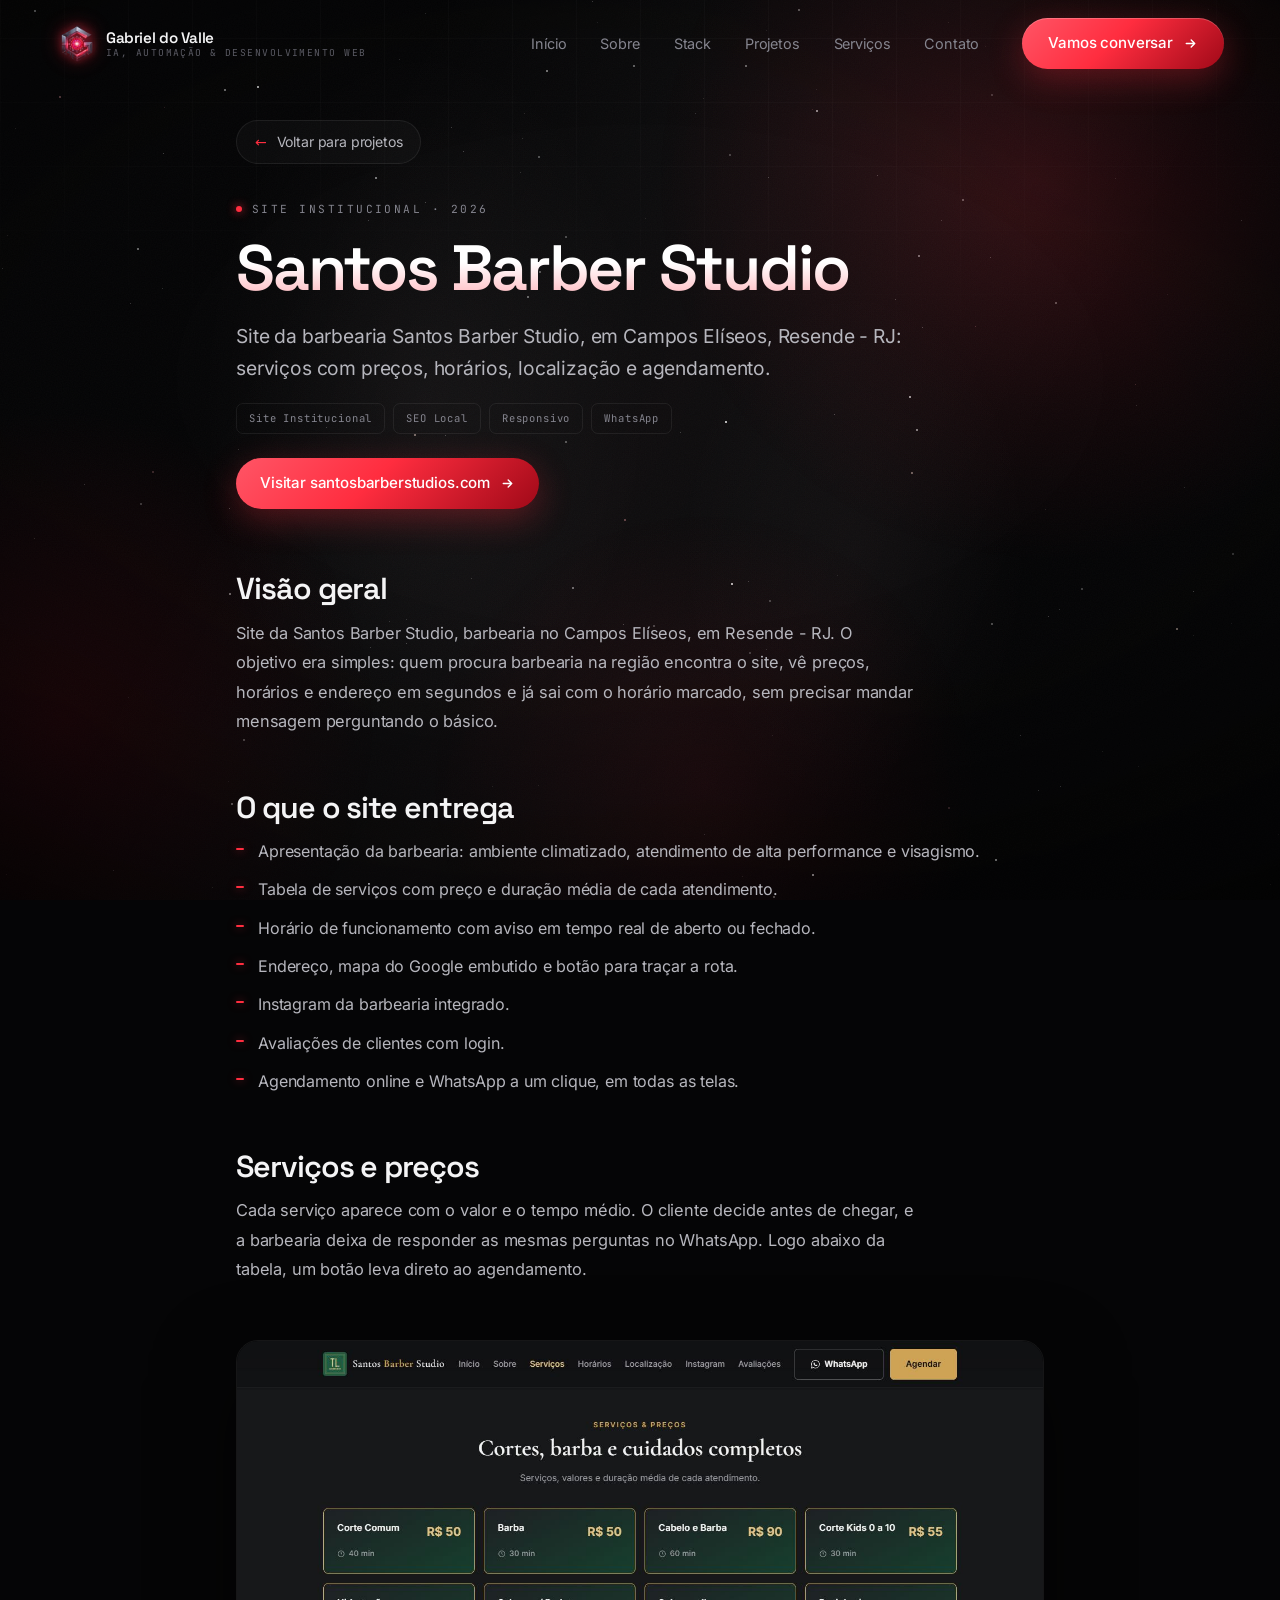
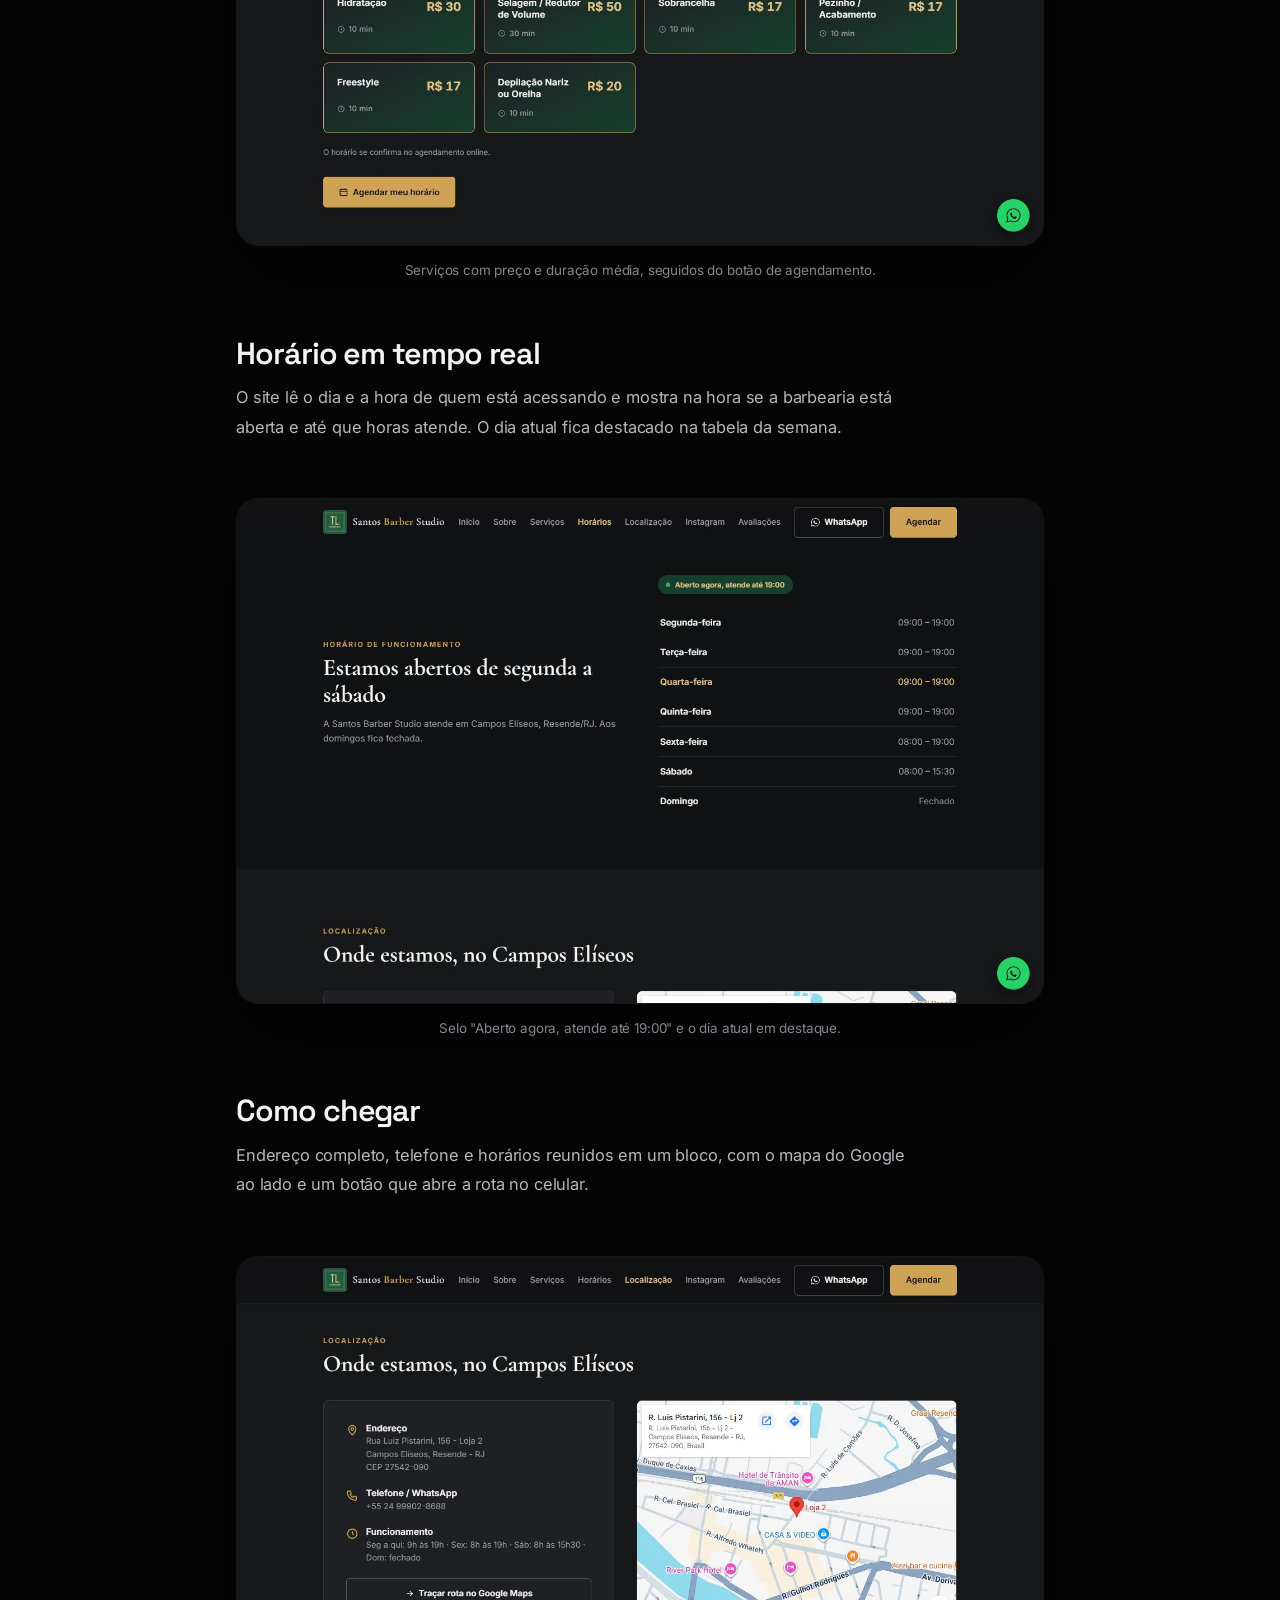
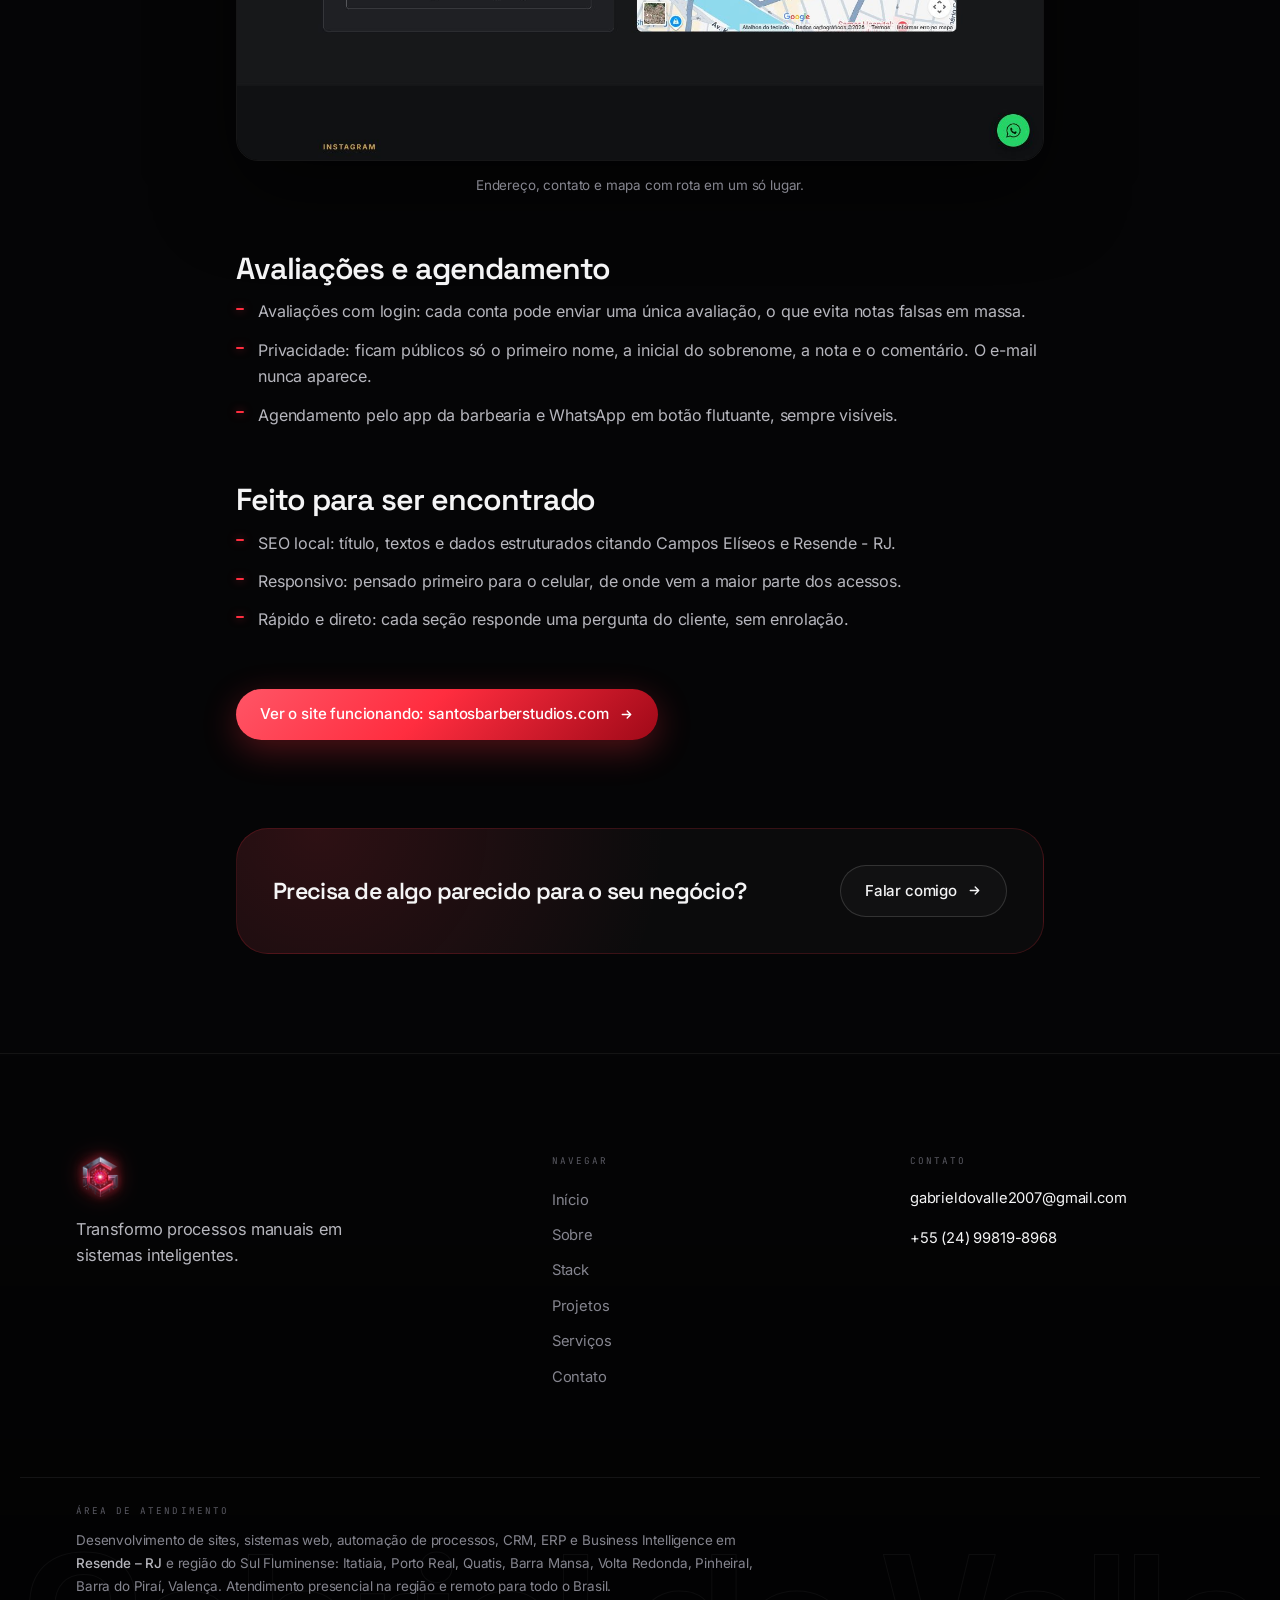
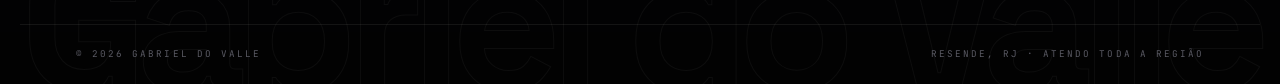
<file: projetos/santos-barber-studio/index.html>
<!DOCTYPE html><html lang="pt-BR" class="display_6c38e116-module__ekQVfG__variable body_b1b3c434-module__d_0Jqq__variable mono_168a530b-module__RefMrG__variable"><head><meta charSet="utf-8"/><meta name="viewport" content="width=device-width, initial-scale=1"/><link rel="preload" href="/_next/static/media/inter-s.p.0gsaq8ukbf34m.woff2" as="font" crossorigin="" type="font/woff2"/><link rel="preload" href="/_next/static/media/jetbrains_mono-s.p.2rmhnsrc80fag.woff2" as="font" crossorigin="" type="font/woff2"/><link rel="preload" href="/_next/static/media/space_grotesk-s.p.092gko6h6levo.woff2" as="font" crossorigin="" type="font/woff2"/><link rel="preload" as="image" href="/logo-mark.png"/><link rel="stylesheet" href="/_next/static/chunks/259diqgk3mq0j.css" data-precedence="next"/><link rel="stylesheet" href="/_next/static/chunks/439s-s46n5mvq.css" data-precedence="next"/><link rel="preload" as="script" fetchPriority="low" href="/_next/static/chunks/12aruqaur5huj.js"/><script src="/_next/static/chunks/0_i_z5y45w3ww.js" async=""></script><script src="/_next/static/chunks/196x_tfexoucg.js" async=""></script><script src="/_next/static/chunks/turbopack-2b7m0jbolpuu7.js" async=""></script><script src="/_next/static/chunks/0h2qsuyze9ds1.js" async=""></script><script src="/_next/static/chunks/42q621w_pf1w7.js" async=""></script><meta name="next-size-adjust" content=""/><meta http-equiv="Content-Security-Policy" content="default-src &#x27;self&#x27;; script-src &#x27;self&#x27; &#x27;unsafe-inline&#x27;; style-src &#x27;self&#x27; &#x27;unsafe-inline&#x27;; img-src &#x27;self&#x27; data:; font-src &#x27;self&#x27;; connect-src &#x27;self&#x27;; object-src &#x27;none&#x27;; base-uri &#x27;self&#x27;; form-action &#x27;self&#x27;; upgrade-insecure-requests"/><meta name="theme-color" content="#050506"/><meta name="color-scheme" content="dark"/><title>Santos Barber Studio — Gabriel do Valle</title><meta name="description" content="Site da barbearia Santos Barber Studio, em Campos Elíseos, Resende - RJ: serviços com preços, horários, localização e agendamento."/><meta name="author" content="Gabriel do Valle"/><meta name="keywords" content="desenvolvimento de sites em Resende,criação de sites Resende RJ,desenvolvimento de sistemas Resende,sistema web sob medida Resende,programador em Resende RJ,desenvolvedor de sites Sul Fluminense,automação de processos Resende,desenvolvimento de ERP e CRM Resende,landing page Resende RJ,site para empresa Resende,Resende,Itatiaia,Porto Real,Quatis,Barra Mansa,Volta Redonda,Pinheiral,Barra do Piraí,Valença"/><meta name="referrer" content="strict-origin-when-cross-origin"/><meta name="creator" content="Gabriel do Valle"/><meta name="publisher" content="Gabriel do Valle"/><meta name="robots" content="index, follow"/><meta name="googlebot" content="index, follow, max-image-preview:large, max-snippet:-1"/><meta name="category" content="technology"/><link rel="canonical" href="https://gabrielvallecg.github.io/projetos/santos-barber-studio/"/><meta property="og:title" content="Gabriel do Valle — Desenvolvimento de Sites e Sistemas em Resende, RJ"/><meta property="og:description" content="Criação de sites, sistemas web, automação de processos, CRM, ERP e Business Intelligence em Resende e região do Sul Fluminense. Da arquitetura à entrega técnica. Atendimento presencial ou remoto."/><meta property="og:url" content="https://gabrielvallecg.github.io/"/><meta property="og:site_name" content="Gabriel do Valle"/><meta property="og:locale" content="pt_BR"/><meta property="og:image" content="https://gabrielvallecg.github.io/og.jpg"/><meta property="og:image:width" content="1200"/><meta property="og:image:height" content="630"/><meta property="og:image:alt" content="Gabriel do Valle — sites, sistemas e automação com IA"/><meta property="og:type" content="website"/><meta name="twitter:card" content="summary_large_image"/><meta name="twitter:title" content="Gabriel do Valle — Desenvolvimento de Sites e Sistemas em Resende, RJ"/><meta name="twitter:description" content="Criação de sites, sistemas web, automação de processos, CRM, ERP e Business Intelligence em Resende e região do Sul Fluminense. Da arquitetura à entrega técnica. Atendimento presencial ou remoto."/><meta name="twitter:image" content="https://gabrielvallecg.github.io/og.jpg"/><meta name="twitter:image:alt" content="Gabriel do Valle — sites, sistemas e automação com IA"/><meta name="twitter:image:width" content="1200"/><meta name="twitter:image:height" content="630"/><link rel="icon" href="/icon.svg?icon.0d7tq_diuvg7f.svg" sizes="any" type="image/svg+xml"/><script src="/_next/static/chunks/0cz1d0mv5g_q7.js" noModule=""></script></head><body><div hidden=""><!--$--><!--/$--></div><a href="#conteudo" class="skipLink">Pular para o conteúdo</a><div class="Backdrop-module__TeW3gG__backdrop" aria-hidden="true"><div class="Backdrop-module__TeW3gG__milkyWay"></div><div class="Backdrop-module__TeW3gG__stars" data-layer="far" style="box-shadow:1310px 954px rgba(255,255,255,0.37),2178px 968px rgba(255,255,255,0.21),1556px 811px rgba(255,228,214,0.33),1075px 1206px rgba(255,255,255,0.40),457px 497px rgba(255,255,255,0.31),1491px 229px rgba(255,255,255,0.37),1071px 1520px rgba(255,255,255,0.44),813px 1122px rgba(255,255,255,0.26),1897px 1760px rgba(255,255,255,0.27),1903px 625px rgba(255,255,255,0.36),2164px 258px rgba(255,228,214,0.45),985px 46px rgba(255,228,214,0.20),1273px 947px rgba(255,255,255,0.27),1880px 160px rgba(255,255,255,0.39),1138px 1143px rgba(255,255,255,0.49),1193px 635px rgba(255,255,255,0.20),1074px 1367px rgba(255,255,255,0.28),890px 1516px rgba(255,255,255,0.23),1613px 1123px rgba(255,255,255,0.22),967px 1687px rgba(255,255,255,0.45),1052px 1654px rgba(255,255,255,0.37),788px 926px rgba(255,228,214,0.18),772px 735px rgba(255,255,255,0.22),1907px 980px rgba(255,255,255,0.34),1433px 1120px rgba(255,170,178,0.46),1531px 1087px rgba(255,255,255,0.36),242px 1173px rgba(255,170,178,0.39),1819px 243px rgba(255,255,255,0.22),2489px 618px rgba(255,255,255,0.48),1947px 1177px rgba(255,255,255,0.20),1700px 886px rgba(255,255,255,0.38),1838px 567px rgba(255,255,255,0.21),975px 326px rgba(255,170,178,0.44),1922px 9px rgba(255,228,214,0.32),1457px 1260px rgba(255,255,255,0.38),1270px 884px rgba(255,228,214,0.23),163px 153px rgba(255,255,255,0.50),1802px 1503px rgba(255,170,178,0.47),130px 303px rgba(255,255,255,0.37),1068px 959px rgba(255,255,255,0.20),1184px 487px rgba(255,255,255,0.31),1059px 609px rgba(255,255,255,0.37),2497px 534px rgba(255,255,255,0.32),1751px 571px rgba(255,255,255,0.36),7px 235px rgba(255,228,214,0.23),347px 1470px rgba(255,255,255,0.24),2113px 1330px rgba(255,255,255,0.44),227px 1339px rgba(255,255,255,0.25),877px 175px rgba(255,255,255,0.46),1845px 1040px rgba(255,255,255,0.42),982px 1375px rgba(255,255,255,0.25),355px 1126px rgba(255,255,255,0.18),2473px 1558px rgba(255,228,214,0.35),143px 950px rgba(255,255,255,0.43),2516px 250px rgba(255,255,255,0.46),2373px 1783px rgba(255,255,255,0.30),1115px 178px rgba(255,255,255,0.24),226px 1687px rgba(255,255,255,0.36),593px 1682px rgba(255,228,214,0.20),695px 113px rgba(255,255,255,0.32),359px 670px rgba(255,228,214,0.22),1482px 830px rgba(255,255,255,0.50),1457px 978px rgba(255,255,255,0.26),2420px 543px rgba(255,255,255,0.33),326px 427px rgba(255,255,255,0.38),236px 1334px rgba(255,255,255,0.23),1106px 1409px rgba(255,255,255,0.37),1729px 680px rgba(255,170,178,0.42),842px 1279px rgba(255,255,255,0.21),1339px 1228px rgba(255,170,178,0.21),2334px 241px rgba(255,255,255,0.47),1822px 1027px rgba(255,170,178,0.43),1136px 405px rgba(255,255,255,0.28),1802px 89px rgba(255,255,255,0.41),1096px 1362px rgba(255,170,178,0.32),1897px 220px rgba(255,255,255,0.21),43px 1698px rgba(255,255,255,0.26),748px 581px rgba(255,255,255,0.41),1562px 1753px rgba(255,228,214,0.36),1403px 707px rgba(255,228,214,0.27),255px 983px rgba(255,255,255,0.32),1353px 342px rgba(255,255,255,0.39),768px 177px rgba(255,255,255,0.46),252px 1027px rgba(255,255,255,0.32),164px 107px rgba(255,170,178,0.31),1071px 1630px rgba(255,255,255,0.29),1559px 12px rgba(255,255,255,0.30),2031px 1275px rgba(255,170,178,0.38),1602px 296px rgba(255,255,255,0.21),557px 1530px rgba(255,255,255,0.23),168px 1506px rgba(255,255,255,0.42),948px 22px rgba(255,228,214,0.25),1208px 9px rgba(255,255,255,0.19),967px 902px rgba(255,228,214,0.19),2334px 441px rgba(255,255,255,0.29),399px 59px rgba(255,255,255,0.31),1978px 712px rgba(255,255,255,0.45),796px 1117px rgba(255,255,255,0.39),1008px 1266px rgba(255,255,255,0.33),1079px 1738px rgba(255,255,255,0.28),167px 1141px rgba(255,255,255,0.22),568px 1452px rgba(255,255,255,0.41),2461px 743px rgba(255,255,255,0.29),32px 1588px rgba(255,255,255,0.22),2193px 1589px rgba(255,170,178,0.23),1023px 1000px rgba(255,255,255,0.29),245px 51px rgba(255,255,255,0.26),761px 1099px rgba(255,255,255,0.33),1337px 1125px rgba(255,170,178,0.42),492px 786px rgba(255,255,255,0.22),803px 284px rgba(255,255,255,0.38),415px 1186px rgba(255,255,255,0.24),597px 22px rgba(255,255,255,0.21),827px 932px rgba(255,170,178,0.28),1843px 1286px rgba(255,255,255,0.27),1075px 1607px rgba(255,255,255,0.30),445px 435px rgba(255,255,255,0.48),176px 1556px rgba(255,255,255,0.46),2px 268px rgba(255,255,255,0.34),1731px 1271px rgba(255,255,255,0.40),538px 1677px rgba(255,255,255,0.49),298px 591px rgba(255,255,255,0.28),2066px 1710px rgba(255,255,255,0.20),1005px 1702px rgba(255,255,255,0.37),377px 1153px rgba(255,255,255,0.36),2303px 835px rgba(255,255,255,0.48),612px 1085px rgba(255,255,255,0.43),703px 98px rgba(255,228,214,0.29),2286px 519px rgba(255,255,255,0.32),1020px 735px rgba(255,255,255,0.41),834px 414px rgba(255,255,255,0.48),27px 1038px rgba(255,255,255,0.25),2114px 1247px rgba(255,255,255,0.23),15px 128px rgba(255,255,255,0.24),24px 1681px rgba(255,255,255,0.46),1656px 1080px rgba(255,255,255,0.43),128px 697px rgba(255,255,255,0.22),1045px 509px rgba(255,228,214,0.22),1224px 1580px rgba(255,255,255,0.41),1325px 1198px rgba(255,255,255,0.19),1799px 1484px rgba(255,255,255,0.30),1135px 384px rgba(255,170,178,0.36),522px 138px rgba(255,255,255,0.28),781px 1363px rgba(255,255,255,0.49),941px 220px rgba(255,255,255,0.40),645px 218px rgba(255,255,255,0.19),507px 1083px rgba(255,228,214,0.30),2160px 197px rgba(255,255,255,0.29),708px 276px rgba(255,255,255,0.44),1451px 159px rgba(255,255,255,0.34),1872px 878px rgba(255,170,178,0.33),359px 1316px rgba(255,255,255,0.31),1545px 1343px rgba(255,255,255,0.34),34px 538px rgba(255,255,255,0.32),980px 1190px rgba(255,255,255,0.36),2109px 14px rgba(255,255,255,0.42),1415px 1047px rgba(255,255,255,0.24),1381px 299px rgba(255,255,255,0.32),520px 172px rgba(255,255,255,0.28),1685px 1500px rgba(255,255,255,0.22),84px 1047px rgba(255,255,255,0.49),471px 578px rgba(255,255,255,0.33),1228px 1648px rgba(255,255,255,0.34),208px 1171px rgba(255,170,178,0.33),895px 299px rgba(255,255,255,0.48),591px 364px rgba(255,255,255,0.28),1975px 1762px rgba(255,255,255,0.24),1879px 1063px rgba(255,255,255,0.49),2179px 629px rgba(255,170,178,0.20),1622px 200px rgba(255,255,255,0.21),810px 1233px rgba(255,255,255,0.40),1438px 1150px rgba(255,255,255,0.40),212px 1443px rgba(255,255,255,0.23),2390px 1551px rgba(255,255,255,0.50),878px 1681px rgba(255,255,255,0.42),2237px 319px rgba(255,255,255,0.27),704px 834px rgba(255,255,255,0.40),2321px 362px rgba(255,255,255,0.18),1732px 1164px rgba(255,255,255,0.49),369px 1799px rgba(255,255,255,0.39),752px 1302px rgba(255,170,178,0.40),837px 575px rgba(255,255,255,0.21),1497px 260px rgba(255,255,255,0.43),1931px 721px rgba(255,255,255,0.23),2548px 1347px rgba(255,255,255,0.27),370px 647px rgba(255,255,255,0.41),1341px 213px rgba(255,228,214,0.37),2464px 1761px rgba(255,228,214,0.28),1287px 839px rgba(255,255,255,0.46),1896px 1080px rgba(255,255,255,0.45),451px 127px rgba(255,255,255,0.40),2524px 604px rgba(255,255,255,0.22),2308px 1019px rgba(255,228,214,0.38),1426px 81px rgba(255,255,255,0.35),552px 909px rgba(255,255,255,0.38),425px 13px rgba(255,255,255,0.28),1555px 1401px rgba(255,255,255,0.37),1670px 115px rgba(255,255,255,0.26),1167px 294px rgba(255,170,178,0.21),425px 202px rgba(255,255,255,0.47),271px 1789px rgba(255,255,255,0.25),2158px 1266px rgba(255,228,214,0.39),1940px 1760px rgba(255,255,255,0.44),1048px 616px rgba(255,255,255,0.45),52px 1282px rgba(255,255,255,0.33),113px 870px rgba(255,255,255,0.39),2276px 785px rgba(255,255,255,0.20),398px 1656px rgba(255,255,255,0.23),1148px 1462px rgba(255,255,255,0.45),2507px 20px rgba(255,170,178,0.31),592px 1px rgba(255,255,255,0.45),1346px 1031px rgba(255,255,255,0.40),1380px 1449px rgba(255,255,255,0.50),2051px 1764px rgba(255,255,255,0.22),1803px 54px rgba(255,255,255,0.45),1743px 1061px rgba(255,228,214,0.32),2379px 868px rgba(255,255,255,0.48),162px 288px rgba(255,255,255,0.30),680px 432px rgba(255,255,255,0.40),2428px 798px rgba(255,255,255,0.45),2343px 310px rgba(255,255,255,0.25),959px 1780px rgba(255,255,255,0.46),1440px 1511px rgba(255,255,255,0.45),2520px 1510px rgba(255,255,255,0.31),1815px 1494px rgba(255,255,255,0.28),830px 1146px rgba(255,228,214,0.25),593px 1774px rgba(255,255,255,0.21),1281px 242px rgba(255,255,255,0.39),2064px 1651px rgba(255,228,214,0.33),2347px 1272px rgba(255,255,255,0.41),1261px 1064px rgba(255,255,255,0.33),1937px 347px rgba(255,255,255,0.27),1060px 786px rgba(255,255,255,0.45),2086px 1062px rgba(255,255,255,0.32),354px 1691px rgba(255,255,255,0.22),2024px 1066px rgba(255,255,255,0.46),1348px 1590px rgba(255,255,255,0.37),606px 1154px rgba(255,255,255,0.30),1193px 591px rgba(255,255,255,0.50),623px 624px rgba(255,255,255,0.46),742px 876px rgba(255,228,214,0.28),2114px 852px rgba(255,255,255,0.28),1241px 220px rgba(255,255,255,0.35),250px 976px rgba(255,255,255,0.32),1639px 751px rgba(255,170,178,0.46),2359px 760px rgba(255,170,178,0.40),1231px 623px rgba(255,255,255,0.18),1378px 1536px rgba(255,255,255,0.30),1278px 834px rgba(255,255,255,0.18),2401px 24px rgba(255,255,255,0.28),2062px 804px rgba(255,228,214,0.43),212px 887px rgba(255,255,255,0.32),294px 254px rgba(255,255,255,0.24),990px 257px rgba(255,255,255,0.47),730px 1202px rgba(255,255,255,0.26),2261px 503px rgba(255,255,255,0.36),905px 959px rgba(255,170,178,0.38),611px 1713px rgba(255,255,255,0.46),149px 1771px rgba(255,255,255,0.18),2207px 385px rgba(255,170,178,0.28),1569px 1620px rgba(255,170,178,0.24),385px 1106px rgba(255,255,255,0.47),2220px 1729px rgba(255,255,255,0.29),2074px 1288px rgba(255,255,255,0.25),1001px 1475px rgba(255,255,255,0.23),2229px 1624px rgba(255,255,255,0.39),2025px 803px rgba(255,255,255,0.49),1102px 751px rgba(255,255,255,0.22),490px 1052px rgba(255,255,255,0.28),52px 1590px rgba(255,255,255,0.18),1047px 1434px rgba(255,255,255,0.18),1586px 56px rgba(255,255,255,0.43),1209px 1560px rgba(255,255,255,0.42),500px 1385px rgba(255,255,255,0.48),2421px 1141px rgba(255,255,255,0.23),2491px 1264px rgba(255,170,178,0.32),509px 329px rgba(255,255,255,0.28),1211px 1160px rgba(255,255,255,0.29),766px 649px rgba(255,255,255,0.31),1038px 790px rgba(255,255,255,0.47),2533px 163px rgba(255,255,255,0.37),1729px 1083px rgba(255,255,255,0.35),673px 1738px rgba(255,255,255,0.38),2307px 767px rgba(255,255,255,0.48),238px 449px rgba(255,255,255,0.30),1826px 92px rgba(255,255,255,0.48),626px 989px rgba(255,255,255,0.45),1731px 13px rgba(255,255,255,0.24),435px 1367px rgba(255,255,255,0.21),2535px 1388px rgba(255,255,255,0.49),848px 996px rgba(255,255,255,0.46),1322px 663px rgba(255,228,214,0.40),1935px 1150px rgba(255,170,178,0.47),2444px 1262px rgba(255,255,255,0.46),463px 151px rgba(255,255,255,0.45),406px 619px rgba(255,255,255,0.33),1518px 1714px rgba(255,255,255,0.28),6px 874px rgba(255,170,178,0.26),2079px 1070px rgba(255,255,255,0.38),1344px 763px rgba(255,255,255,0.46),121px 1624px rgba(255,255,255,0.33),1732px 699px rgba(255,255,255,0.27),406px 643px rgba(255,255,255,0.49),1346px 1169px rgba(255,255,255,0.48),2343px 538px rgba(255,255,255,0.43),2234px 585px rgba(255,255,255,0.40),229px 508px rgba(255,255,255,0.45),142px 1586px rgba(255,170,178,0.48),840px 275px rgba(255,228,214,0.25),2175px 1298px rgba(255,255,255,0.28),1760px 1588px rgba(255,255,255,0.46),766px 30px rgba(255,255,255,0.20),1584px 1124px rgba(255,170,178,0.20),286px 638px rgba(255,255,255,0.30),2334px 66px rgba(255,255,255,0.21),368px 220px rgba(255,255,255,0.42),1339px 955px rgba(255,255,255,0.47),2203px 245px rgba(255,255,255,0.36),1475px 1587px rgba(255,255,255,0.40),922px 327px rgba(255,255,255,0.49),515px 909px rgba(255,255,255,0.24),1736px 929px rgba(255,255,255,0.38),389px 621px rgba(255,255,255,0.34),2363px 376px rgba(255,255,255,0.46),1888px 1055px rgba(255,255,255,0.36),347px 1771px rgba(255,255,255,0.18),1629px 58px rgba(255,255,255,0.41),454px 1597px rgba(255,255,255,0.36),812px 109px rgba(255,170,178,0.31),2145px 1661px rgba(255,255,255,0.40),1991px 583px rgba(255,255,255,0.18),2200px 440px rgba(255,255,255,0.48),2380px 501px rgba(255,255,255,0.25),684px 1742px rgba(255,255,255,0.43),1301px 767px rgba(255,255,255,0.43),2412px 1523px rgba(255,255,255,0.26),1336px 1766px rgba(255,255,255,0.37),524px 113px rgba(255,255,255,0.24),816px 89px rgba(255,228,214,0.25),2248px 622px rgba(255,255,255,0.33),1402px 172px rgba(255,228,214,0.50),228px 781px rgba(255,255,255,0.20),2415px 1354px rgba(255,255,255,0.41),2131px 1419px rgba(255,228,214,0.39),2388px 943px rgba(255,255,255,0.30),1504px 435px rgba(255,170,178,0.26),1963px 1342px rgba(255,228,214,0.24),1138px 766px rgba(255,255,255,0.22),52px 1635px rgba(255,255,255,0.24),728px 1683px rgba(255,255,255,0.49),670px 1256px rgba(255,255,255,0.28),276px 1740px rgba(255,255,255,0.45),1670px 426px rgba(255,255,255,0.46),1467px 998px rgba(255,170,178,0.39),2383px 1778px rgba(255,255,255,0.24),2289px 304px rgba(255,255,255,0.39),1809px 1729px rgba(255,170,178,0.36),538px 785px rgba(255,255,255,0.23),84px 484px rgba(255,255,255,0.37),2518px 96px rgba(255,255,255,0.28)"></div><div class="Backdrop-module__TeW3gG__stars" data-layer="mid" style="box-shadow:539px 271px rgba(255,255,255,0.43),991px 623px rgba(255,255,255,0.44),633px 65px rgba(255,255,255,0.56),1567px 1332px rgba(255,255,255,0.69),1782px 100px rgba(255,228,214,0.67),1931px 494px rgba(255,255,255,0.53),729px 154px rgba(255,255,255,0.33),653px 625px rgba(255,255,255,0.36),1600px 563px rgba(255,255,255,0.65),1586px 591px rgba(255,255,255,0.63),2089px 148px rgba(255,255,255,0.33),745px 65px rgba(255,255,255,0.60),527px 296px rgba(255,255,255,0.54),642px 1149px rgba(255,255,255,0.54),1886px 992px rgba(255,255,255,0.49),520px 1585px rgba(255,170,178,0.36),771px 1567px rgba(255,255,255,0.41),2203px 695px rgba(255,255,255,0.49),2287px 470px rgba(255,255,255,0.48),936px 1600px rgba(255,255,255,0.67),991px 94px rgba(255,255,255,0.34),1515px 800px rgba(255,255,255,0.53),571px 1795px rgba(255,255,255,0.55),1688px 742px rgba(255,255,255,0.48),2120px 1059px rgba(255,255,255,0.66),1864px 1548px rgba(255,255,255,0.40),1434px 1225px rgba(255,228,214,0.43),2128px 1605px rgba(255,255,255,0.47),1381px 1172px rgba(255,255,255,0.37),572px 587px rgba(255,255,255,0.58),1460px 528px rgba(255,255,255,0.68),338px 1039px rgba(255,255,255,0.30),1509px 672px rgba(255,255,255,0.64),25px 1080px rgba(255,255,255,0.40),2205px 510px rgba(255,255,255,0.42),1687px 1110px rgba(255,255,255,0.52),2539px 990px rgba(255,255,255,0.55),362px 1408px rgba(255,255,255,0.34),1600px 1638px rgba(255,255,255,0.54),2446px 1383px rgba(255,255,255,0.52),2267px 1327px rgba(255,255,255,0.61),1110px 1634px rgba(255,170,178,0.47),970px 1140px rgba(255,255,255,0.69),814px 1271px rgba(255,255,255,0.44),704px 1636px rgba(255,228,214,0.69),773px 896px rgba(255,255,255,0.65),2187px 990px rgba(255,255,255,0.39),1355px 1798px rgba(255,228,214,0.58),2224px 985px rgba(255,255,255,0.31),243px 739px rgba(255,255,255,0.47),565px 441px rgba(255,255,255,0.44),2532px 1349px rgba(255,255,255,0.44),1633px 1615px rgba(255,255,255,0.69),224px 89px rgba(255,255,255,0.68),962px 1565px rgba(255,255,255,0.43),1065px 1611px rgba(255,255,255,0.64),2348px 690px rgba(255,255,255,0.51),1016px 1008px rgba(255,228,214,0.56),229px 593px rgba(255,255,255,0.64),916px 429px rgba(255,255,255,0.70),798px 9px rgba(255,255,255,0.56),1293px 271px rgba(255,255,255,0.41),152px 471px rgba(255,170,178,0.31),1162px 999px rgba(255,255,255,0.58),2043px 872px rgba(255,255,255,0.47),1644px 1413px rgba(255,255,255,0.30),34px 10px rgba(255,255,255,0.62),1850px 1584px rgba(255,255,255,0.45),1508px 1221px rgba(255,255,255,0.67),1537px 1684px rgba(255,255,255,0.53),1486px 1229px rgba(255,255,255,0.42),911px 472px rgba(255,228,214,0.58),2506px 1396px rgba(255,170,178,0.33),2060px 324px rgba(255,255,255,0.47),538px 156px rgba(255,255,255,0.42),977px 1683px rgba(255,255,255,0.43),2178px 1061px rgba(255,255,255,0.32),1890px 1279px rgba(255,255,255,0.57),962px 199px rgba(255,255,255,0.48),2278px 776px rgba(255,255,255,0.44),137px 248px rgba(255,255,255,0.60),140px 503px rgba(255,255,255,0.33),1961px 398px rgba(255,255,255,0.37),1549px 388px rgba(255,255,255,0.49),414px 434px rgba(255,228,214,0.64),1749px 251px rgba(255,255,255,0.70),1966px 1532px rgba(255,170,178,0.37),2538px 1266px rgba(255,170,178,0.49),59px 96px rgba(255,170,178,0.55),412px 1243px rgba(255,255,255,0.59),768px 1202px rgba(255,255,255,0.53),1176px 628px rgba(255,228,214,0.67),948px 807px rgba(255,170,178,0.33),749px 652px rgba(255,255,255,0.32),2418px 1788px rgba(255,228,214,0.57),595px 1458px rgba(255,255,255,0.54),1754px 592px rgba(255,228,214,0.57),1640px 1786px rgba(255,255,255,0.66),375px 177px rgba(255,255,255,0.67),2235px 1701px rgba(255,255,255,0.40),1081px 588px rgba(255,255,255,0.36),2309px 1623px rgba(255,255,255,0.45),1638px 492px rgba(255,255,255,0.31),1410px 284px rgba(255,255,255,0.47),769px 600px rgba(255,255,255,0.34),1055px 302px rgba(255,255,255,0.44),1325px 334px rgba(255,255,255,0.34),1742px 939px rgba(255,255,255,0.63),539px 1145px rgba(255,255,255,0.69),824px 918px rgba(255,228,214,0.46),1998px 1226px rgba(255,255,255,0.66),1534px 890px rgba(255,170,178,0.60),565px 236px rgba(255,255,255,0.38),218px 1785px rgba(255,255,255,0.69),1232px 553px rgba(255,255,255,0.31),1154px 1195px rgba(255,255,255,0.51),988px 1141px rgba(255,255,255,0.48),2265px 1521px rgba(255,228,214,0.66),624px 519px rgba(255,170,178,0.50),1570px 32px rgba(255,255,255,0.37)"></div><div class="Backdrop-module__TeW3gG__stars" data-layer="near" style="box-shadow:1612px 173px rgba(255,255,255,0.74),1281px 1181px rgba(255,255,255,0.82),69px 1015px rgba(255,255,255,0.60),909px 396px rgba(255,255,255,0.77),2041px 490px rgba(255,255,255,0.83),2037px 187px rgba(255,228,214,0.77),1997px 1144px rgba(255,255,255,0.82),2056px 1796px rgba(255,255,255,0.64),918px 255px rgba(255,255,255,0.55),1524px 370px rgba(255,255,255,0.68),1705px 936px rgba(255,255,255,0.59),513px 1612px rgba(255,255,255,0.69),731px 583px rgba(255,255,255,0.90),1652px 827px rgba(255,255,255,0.66),2274px 1678px rgba(255,228,214,0.72),546px 70px rgba(255,255,255,0.62),1739px 1024px rgba(255,170,178,0.61),725px 421px rgba(255,255,255,0.94),1808px 1019px rgba(255,255,255,0.71),8px 1043px rgba(255,255,255,0.68),2496px 375px rgba(255,255,255,0.92),257px 86px rgba(255,255,255,0.93),995px 859px rgba(255,255,255,0.83),1677px 1608px rgba(255,255,255,0.60),1798px 1385px rgba(255,255,255,0.55),231px 803px rgba(255,255,255,0.62),816px 110px rgba(255,255,255,0.72),409px 1382px rgba(255,255,255,0.59),1745px 1600px rgba(255,255,255,0.66),375px 460px rgba(255,255,255,0.91),2491px 300px rgba(255,228,214,0.56),757px 1282px rgba(255,255,255,0.94),812px 874px rgba(255,255,255,0.93),1398px 513px rgba(255,255,255,0.64),1805px 737px rgba(255,255,255,0.92),1778px 622px rgba(255,255,255,0.69),2509px 1728px rgba(255,255,255,0.74),1603px 820px rgba(255,228,214,0.83)"></div><div class="Backdrop-module__TeW3gG__grid"></div><div class="Backdrop-module__TeW3gG__auroraOne"></div><div class="Backdrop-module__TeW3gG__auroraTwo"></div><div class="Backdrop-module__TeW3gG__auroraThree"></div><div class="Backdrop-module__TeW3gG__noise"></div><div class="Backdrop-module__TeW3gG__vignette"></div></div><header class="Navbar-module__cRh5nW__header" data-condensed="false"><nav class="Navbar-module__cRh5nW__bar" aria-label="Navegacao principal"><a href="/#inicio" class="Navbar-module__cRh5nW__brand"><span class="Navbar-module__cRh5nW__mark" aria-hidden="true"><img alt="" width="88" height="88" decoding="async" data-nimg="1" class="Navbar-module__cRh5nW__markImg" style="color:transparent" src="/logo-mark.png"/></span><span class="Navbar-module__cRh5nW__brandText"><strong>Gabriel do Valle</strong><em>IA, Automação &amp; Desenvolvimento Web</em></span></a><ul class="Navbar-module__cRh5nW__links"><li><a href="/#inicio" class="Navbar-module__cRh5nW__link" data-active="false">Início<i aria-hidden="true"></i></a></li><li><a href="/#sobre" class="Navbar-module__cRh5nW__link" data-active="false">Sobre<i aria-hidden="true"></i></a></li><li><a href="/#stack" class="Navbar-module__cRh5nW__link" data-active="false">Stack<i aria-hidden="true"></i></a></li><li><a href="/#projetos" class="Navbar-module__cRh5nW__link" data-active="false">Projetos<i aria-hidden="true"></i></a></li><li><a href="/#servicos" class="Navbar-module__cRh5nW__link" data-active="false">Serviços<i aria-hidden="true"></i></a></li><li><a href="/#contato" class="Navbar-module__cRh5nW__link" data-active="false">Contato<i aria-hidden="true"></i></a></li></ul><div class="Navbar-module__cRh5nW__actions"><a href="/#contato" class="Button-module__8RiFmG__btn" data-variant="primary" data-size="md"><span class="Button-module__8RiFmG__sheen" aria-hidden="true"></span><span class="Button-module__8RiFmG__label">Vamos conversar</span><span class="Button-module__8RiFmG__icon"><svg width="15" height="15" viewBox="0 0 16 16" fill="none" aria-hidden="true"><path d="M3.5 8h9m0 0L8.75 4.25M12.5 8l-3.75 3.75" stroke="currentColor" stroke-width="1.5" stroke-linecap="round" stroke-linejoin="round"></path></svg></span></a></div><button type="button" class="Navbar-module__cRh5nW__burger" aria-expanded="false" aria-controls="menu-mobile" aria-label="Abrir menu"><span data-open="false"></span><span data-open="false"></span></button></nav></header><main id="conteudo" class="case-module__jSLRQq__page"><article class="shell"><a href="/projetos" class="case-module__jSLRQq__back"><span aria-hidden="true">←</span> Voltar para projetos</a><header class="case-module__jSLRQq__head"><p class="case-module__jSLRQq__meta"><i aria-hidden="true"></i>Site Institucional<!-- --> · <!-- -->2026</p><h1 class="case-module__jSLRQq__title">Santos Barber Studio</h1><p class="case-module__jSLRQq__lead">Site da barbearia Santos Barber Studio, em Campos Elíseos, Resende - RJ: serviços com preços, horários, localização e agendamento.</p><ul class="case-module__jSLRQq__tags"><li>Site Institucional</li><li>SEO Local</li><li>Responsivo</li><li>WhatsApp</li></ul><a href="https://santosbarberstudios.com" target="_blank" rel="noopener noreferrer" class="case-module__jSLRQq__live">Visitar <!-- -->santosbarberstudios.com<!-- --> <svg width="15" height="15" viewBox="0 0 16 16" fill="none" aria-hidden="true"><path d="M3.5 8h9m0 0L8.75 4.25M12.5 8l-3.75 3.75" stroke="currentColor" stroke-width="1.5" stroke-linecap="round" stroke-linejoin="round"></path></svg></a></header><div class="case-module__jSLRQq__blocks"><section class="case-module__jSLRQq__text"><h2>Visão geral</h2><p>Site da Santos Barber Studio, barbearia no Campos Elíseos, em Resende - RJ. O objetivo era simples: quem procura barbearia na região encontra o site, vê preços, horários e endereço em segundos e já sai com o horário marcado, sem precisar mandar mensagem perguntando o básico.</p></section><section class="case-module__jSLRQq__text"><h2>O que o site entrega</h2><ul><li>Apresentação da barbearia: ambiente climatizado, atendimento de alta performance e visagismo.</li><li>Tabela de serviços com preço e duração média de cada atendimento.</li><li>Horário de funcionamento com aviso em tempo real de aberto ou fechado.</li><li>Endereço, mapa do Google embutido e botão para traçar a rota.</li><li>Instagram da barbearia integrado.</li><li>Avaliações de clientes com login.</li><li>Agendamento online e WhatsApp a um clique, em todas as telas.</li></ul></section><section class="case-module__jSLRQq__text"><h2>Serviços e preços</h2><p>Cada serviço aparece com o valor e o tempo médio. O cliente decide antes de chegar, e a barbearia deixa de responder as mesmas perguntas no WhatsApp. Logo abaixo da tabela, um botão leva direto ao agendamento.</p></section><figure class="case-module__jSLRQq__figure"><img src="/projects/santos-barber-servicos.jpg" alt="Tabela de serviços da Santos Barber Studio com preços e duração" loading="lazy"/><figcaption>Serviços com preço e duração média, seguidos do botão de agendamento.</figcaption></figure><section class="case-module__jSLRQq__text"><h2>Horário em tempo real</h2><p>O site lê o dia e a hora de quem está acessando e mostra na hora se a barbearia está aberta e até que horas atende. O dia atual fica destacado na tabela da semana.</p></section><figure class="case-module__jSLRQq__figure"><img src="/projects/santos-barber-horarios.jpg" alt="Horário de funcionamento com aviso de aberto agora" loading="lazy"/><figcaption>Selo &quot;Aberto agora, atende até 19:00&quot; e o dia atual em destaque.</figcaption></figure><section class="case-module__jSLRQq__text"><h2>Como chegar</h2><p>Endereço completo, telefone e horários reunidos em um bloco, com o mapa do Google ao lado e um botão que abre a rota no celular.</p></section><figure class="case-module__jSLRQq__figure"><img src="/projects/santos-barber-localizacao.jpg" alt="Seção de localização com endereço e mapa do Google" loading="lazy"/><figcaption>Endereço, contato e mapa com rota em um só lugar.</figcaption></figure><section class="case-module__jSLRQq__text"><h2>Avaliações e agendamento</h2><ul><li>Avaliações com login: cada conta pode enviar uma única avaliação, o que evita notas falsas em massa.</li><li>Privacidade: ficam públicos só o primeiro nome, a inicial do sobrenome, a nota e o comentário. O e-mail nunca aparece.</li><li>Agendamento pelo app da barbearia e WhatsApp em botão flutuante, sempre visíveis.</li></ul></section><section class="case-module__jSLRQq__text"><h2>Feito para ser encontrado</h2><ul><li>SEO local: título, textos e dados estruturados citando Campos Elíseos e Resende - RJ.</li><li>Responsivo: pensado primeiro para o celular, de onde vem a maior parte dos acessos.</li><li>Rápido e direto: cada seção responde uma pergunta do cliente, sem enrolação.</li></ul></section></div><a href="https://santosbarberstudios.com" target="_blank" rel="noopener noreferrer" class="case-module__jSLRQq__live case-module__jSLRQq__liveEnd">Ver o site funcionando: <!-- -->santosbarberstudios.com<!-- --> <svg width="15" height="15" viewBox="0 0 16 16" fill="none" aria-hidden="true"><path d="M3.5 8h9m0 0L8.75 4.25M12.5 8l-3.75 3.75" stroke="currentColor" stroke-width="1.5" stroke-linecap="round" stroke-linejoin="round"></path></svg></a><div class="case-module__jSLRQq__cta"><p>Precisa de algo parecido para o seu negócio?</p><a href="/#contato" class="case-module__jSLRQq__ctaBtn">Falar comigo <svg width="15" height="15" viewBox="0 0 16 16" fill="none" aria-hidden="true"><path d="M3.5 8h9m0 0L8.75 4.25M12.5 8l-3.75 3.75" stroke="currentColor" stroke-width="1.5" stroke-linecap="round" stroke-linejoin="round"></path></svg></a></div></article></main><footer class="Footer-module__3hUVsW__footer"><div class="Footer-module__3hUVsW__signature" aria-hidden="true">Gabriel do Valle</div><div class="shell Footer-module__3hUVsW__inner"><div class="Footer-module__3hUVsW__brandCol"><span class="Footer-module__3hUVsW__mark"><img alt="Gabriel do Valle" loading="lazy" width="96" height="96" decoding="async" data-nimg="1" class="Footer-module__3hUVsW__markImg" style="color:transparent" src="/logo-mark.png"/></span><p>Transformo processos manuais em sistemas inteligentes.</p></div><nav class="Footer-module__3hUVsW__navCol" aria-label="Navegacao do rodape"><span class="mono">navegar</span><ul><li><a href="/#inicio">Início</a></li><li><a href="/#sobre">Sobre</a></li><li><a href="/#stack">Stack</a></li><li><a href="/#projetos">Projetos</a></li><li><a href="/#servicos">Serviços</a></li><li><a href="/#contato">Contato</a></li></ul></nav><div class="Footer-module__3hUVsW__contactCol"><span class="mono">contato</span><a href="mailto:gabrieldovalle2007@gmail.com">gabrieldovalle2007@gmail.com</a><a href="https://wa.me/5524998198968" target="_blank" rel="noopener noreferrer">+55 (24) 99819-8968</a></div></div><div class="shell Footer-module__3hUVsW__serviceArea"><span class="mono">área de atendimento</span><p>Desenvolvimento de sites, sistemas web, automação de processos, CRM, ERP e Business Intelligence em<!-- --> <strong>Resende<!-- --> – <!-- -->RJ</strong> <!-- -->e região do <!-- -->Sul Fluminense<!-- -->:<!-- --> <!-- -->Itatiaia, Porto Real, Quatis, Barra Mansa, Volta Redonda, Pinheiral, Barra do Piraí, Valença<!-- -->. Atendimento presencial na região e remoto para todo o Brasil.</p></div><div class="shell Footer-module__3hUVsW__bottom"><p class="mono">© <!-- -->2026<!-- --> <!-- -->Gabriel do Valle</p><p class="mono">Resende, RJ · Atendo toda a região</p></div></footer><!--$--><!--/$--><script type="application/ld+json">{"@context":"https://schema.org","@graph":[{"@type":"ProfessionalService","@id":"https://gabrielvallecg.github.io/#business","name":"Gabriel do Valle","alternateName":"Gabriel do Valle — Desenvolvimento de Sites e Sistemas","url":"https://gabrielvallecg.github.io","email":"gabrieldovalle2007@gmail.com","telephone":"+5524998198968","description":"Desenvolvedor full-stack com foco em automação de processos, desenvolvimento web, CRM, ERP e Business Intelligence. Da arquitetura à entrega técnica!","slogan":"Transformo processos manuais em sistemas inteligentes.","address":{"@type":"PostalAddress","addressLocality":"Resende","addressRegion":"RJ","addressCountry":"BR"},"geo":{"@type":"GeoCoordinates","latitude":-22.4683,"longitude":-44.4467},"serviceArea":{"@type":"GeoCircle","geoMidpoint":{"@type":"GeoCoordinates","latitude":-22.4683,"longitude":-44.4467},"geoRadius":60000},"areaServed":[{"@type":"City","name":"Resende","containedInPlace":{"@type":"State","name":"Rio de Janeiro"}},{"@type":"City","name":"Itatiaia","containedInPlace":{"@type":"State","name":"Rio de Janeiro"}},{"@type":"City","name":"Porto Real","containedInPlace":{"@type":"State","name":"Rio de Janeiro"}},{"@type":"City","name":"Quatis","containedInPlace":{"@type":"State","name":"Rio de Janeiro"}},{"@type":"City","name":"Barra Mansa","containedInPlace":{"@type":"State","name":"Rio de Janeiro"}},{"@type":"City","name":"Volta Redonda","containedInPlace":{"@type":"State","name":"Rio de Janeiro"}},{"@type":"City","name":"Pinheiral","containedInPlace":{"@type":"State","name":"Rio de Janeiro"}},{"@type":"City","name":"Barra do Piraí","containedInPlace":{"@type":"State","name":"Rio de Janeiro"}},{"@type":"City","name":"Valença","containedInPlace":{"@type":"State","name":"Rio de Janeiro"}}],"knowsAbout":["desenvolvimento de sites em Resende","criação de sites Resende RJ","desenvolvimento de sistemas Resende","sistema web sob medida Resende","programador em Resende RJ","desenvolvedor de sites Sul Fluminense","automação de processos Resende","desenvolvimento de ERP e CRM Resende","landing page Resende RJ","site para empresa Resende"],"knowsLanguage":["pt-BR"],"founder":{"@id":"https://gabrielvallecg.github.io/#person"},"provider":{"@id":"https://gabrielvallecg.github.io/#person"},"hasOfferCatalog":{"@type":"OfferCatalog","name":"Serviços de desenvolvimento","itemListElement":[{"@type":"Offer","itemOffered":{"@type":"Service","name":"Multitasking UI","description":"Múltiplas interfaces juntas em um só lugar para facilitar a organização e simplificar processos.","areaServed":[{"@type":"City","name":"Resende"},{"@type":"City","name":"Itatiaia"},{"@type":"City","name":"Porto Real"},{"@type":"City","name":"Quatis"},{"@type":"City","name":"Barra Mansa"},{"@type":"City","name":"Volta Redonda"},{"@type":"City","name":"Pinheiral"},{"@type":"City","name":"Barra do Piraí"},{"@type":"City","name":"Valença"}]}},{"@type":"Offer","itemOffered":{"@type":"Service","name":"Automação de Processos","description":"Elimino o trabalho repetitivo entre sistemas que hoje depende de alguém copiando e colando informação.","areaServed":[{"@type":"City","name":"Resende"},{"@type":"City","name":"Itatiaia"},{"@type":"City","name":"Porto Real"},{"@type":"City","name":"Quatis"},{"@type":"City","name":"Barra Mansa"},{"@type":"City","name":"Volta Redonda"},{"@type":"City","name":"Pinheiral"},{"@type":"City","name":"Barra do Piraí"},{"@type":"City","name":"Valença"}]}},{"@type":"Offer","itemOffered":{"@type":"Service","name":"Desenvolvimento Web","description":"Sites, landing pages e aplicações sob medida — rápidos, responsivos e preparados para crescer.","areaServed":[{"@type":"City","name":"Resende"},{"@type":"City","name":"Itatiaia"},{"@type":"City","name":"Porto Real"},{"@type":"City","name":"Quatis"},{"@type":"City","name":"Barra Mansa"},{"@type":"City","name":"Volta Redonda"},{"@type":"City","name":"Pinheiral"},{"@type":"City","name":"Barra do Piraí"},{"@type":"City","name":"Valença"}]}},{"@type":"Offer","itemOffered":{"@type":"Service","name":"UI/UX & Interface","description":"Desenho e implemento a interface no mesmo projeto, então o que foi prototipado é exatamente o que vai ao ar.","areaServed":[{"@type":"City","name":"Resende"},{"@type":"City","name":"Itatiaia"},{"@type":"City","name":"Porto Real"},{"@type":"City","name":"Quatis"},{"@type":"City","name":"Barra Mansa"},{"@type":"City","name":"Volta Redonda"},{"@type":"City","name":"Pinheiral"},{"@type":"City","name":"Barra do Piraí"},{"@type":"City","name":"Valença"}]}}]},"contactPoint":{"@type":"ContactPoint","contactType":"Atendimento comercial","email":"gabrieldovalle2007@gmail.com","telephone":"+55 (24) 99819-8968","availableLanguage":"pt-BR","areaServed":"BR"}},{"@type":"WebSite","@id":"https://gabrielvallecg.github.io/#website","url":"https://gabrielvallecg.github.io","name":"Gabriel do Valle","description":"Desenvolvedor full-stack com foco em automação de processos, desenvolvimento web, CRM, ERP e Business Intelligence. Da arquitetura à entrega técnica!","inLanguage":"pt-BR","publisher":{"@id":"https://gabrielvallecg.github.io/#business"}},{"@type":"Person","@id":"https://gabrielvallecg.github.io/#person","name":"Gabriel do Valle","jobTitle":"IA, Automação & Desenvolvimento Web","email":"gabrieldovalle2007@gmail.com","url":"https://gabrielvallecg.github.io","worksFor":{"@id":"https://gabrielvallecg.github.io/#business"},"homeLocation":{"@type":"Place","address":{"@type":"PostalAddress","addressLocality":"Resende","addressRegion":"RJ","addressCountry":"BR"}}}]}</script><script src="/_next/static/chunks/12aruqaur5huj.js" id="_R_" async=""></script><script>(self.__next_f=self.__next_f||[]).push([0])</script><script>self.__next_f.push([1,"1:\"$Sreact.fragment\"\n2:I[39756,[\"/_next/static/chunks/0h2qsuyze9ds1.js\"],\"default\"]\n3:I[37457,[\"/_next/static/chunks/0h2qsuyze9ds1.js\"],\"default\"]\na:I[68027,[\"/_next/static/chunks/0h2qsuyze9ds1.js\"],\"default\",1]\n:HL[\"/_next/static/chunks/259diqgk3mq0j.css\",\"style\"]\n:HL[\"/_next/static/media/inter-s.p.0gsaq8ukbf34m.woff2\",\"font\",{\"crossOrigin\":\"\",\"type\":\"font/woff2\"}]\n:HL[\"/_next/static/media/jetbrains_mono-s.p.2rmhnsrc80fag.woff2\",\"font\",{\"crossOrigin\":\"\",\"type\":\"font/woff2\"}]\n:HL[\"/_next/static/media/space_grotesk-s.p.092gko6h6levo.woff2\",\"font\",{\"crossOrigin\":\"\",\"type\":\"font/woff2\"}]\n:HL[\"/_next/static/chunks/439s-s46n5mvq.css\",\"style\"]\n4:T15d6,{\"@context\":\"https://schema.org\",\"@graph\":[{\"@type\":\"ProfessionalService\",\"@id\":\"https://gabrielvallecg.github.io/#business\",\"name\":\"Gabriel do Valle\",\"alternateName\":\"Gabriel do Valle — Desenvolvimento de Sites e Sistemas\",\"url\":\"https://gabrielvallecg.github.io\",\"email\":\"gabrieldovalle2007@gmail.com\",\"telephone\":\"+5524998198968\",\"description\":\"Desenvolvedor full-stack com foco em automação de processos, desenvolvimento web, CRM, ERP e Business Intelligence. Da arquitetura à entrega técnica!\",\"slogan\":\"Transformo processos manuais em sistemas inteligentes.\",\"address\":{\"@type\":\"PostalAddress\",\"addressLocality\":\"Resende\",\"addressRegion\":\"RJ\",\"addressCountry\":\"BR\"},\"geo\":{\"@type\":\"GeoCoordinates\",\"latitude\":-22.4683,\"longitude\":-44.4467},\"serviceArea\":{\"@type\":\"GeoCircle\",\"geoMidpoint\":{\"@type\":\"GeoCoordinates\",\"latitude\":-22.4683,\"longitude\":-44.4467},\"geoRadius\":60000},\"areaServed\":[{\"@type\":\"City\",\"name\":\"Resende\",\"containedInPlace\":{\"@type\":\"State\",\"name\":\"Rio de Janeiro\"}},{\"@type\":\"City\",\"name\":\"Itatiaia\",\"containedInPlace\":{\"@type\":\"State\",\"name\":\"Rio de Janeiro\"}},{\"@type\":\"City\",\"name\":\"Porto Real\",\"containedInPlace\":{\"@type\":\"State\",\"name\":\"Rio de Janeiro\"}},{\"@type\":\"City\",\"name\":\"Quatis\",\"containedInPlace\":{\"@type\":\"State\",\"name\":\"Rio de Janeiro\"}},{\"@type\":\"City\",\"name\":\"Barra Mansa\",\"containedInPlace\":{\"@type\":\"State\",\"name\":\"Rio de Janeiro\"}},{\"@type\":\"City\",\"name\":\"Volta Redonda\",\"containedInPlace\":{\"@type\":\"State\",\"name\":\"Rio de Janeiro\"}},{\"@type\":\"City\",\"name\":\"Pinheiral\",\"containedInPlace\":{\"@type\":\"State\",\"name\":\"Rio de Janeiro\"}},{\"@type\":\"City\",\"name\":\"Barra do Piraí\",\"containedInPlace\":{\"@type\":\"State\",\"name\":\"Rio de Janeiro\"}},{\"@type\":\"City\",\"name\":\"Valença\",\"containedInPlace\":{\"@type\":\"State\",\"name\":\"Rio de Janeiro\"}}],\"knowsAbout\":[\"desenvolvimento de sites em Resende\",\"criação de sites Resende RJ\",\"desenvolvimento de sistemas Resende\",\"sistema web sob medida Resende\",\"programador em Resende RJ\",\"desenvolvedor de sites Sul Fluminense\",\"automação de processos Resende\",\"desenvolvimento de ERP e CRM Resende\",\"landing page Resende RJ\",\"site para empresa Resende\"],\"knowsLanguage\":[\"pt-BR\"],\"founder\":{\"@id\":\"https://gabrielvallecg.github.io/#person\"},\"provider\":{\"@id\":\"https://gabrielvallecg.github.io/#person\"},\"hasOfferCatalog\":{\"@type\":\"OfferCatalog\",\"name\":\"Serviços de desenvolvimento\",\"itemListElement\":[{\"@type\":\"Offer\",\"itemOffered\":{\"@type\":\"Service\",\"name\":\"Multitasking UI\",\"description\":\"Múltiplas interfaces juntas em um só lugar para facilitar a organização e simplificar processos.\",\"areaServed\":[{\"@type\":\"City\",\"name\":\"Resende\"},{\"@type\":\"City\",\"name\":\"Itatiaia\"},{\"@type\":\"City\",\"name\":\"Porto Real\"},{\"@type\":\"City\",\"name\":\"Quatis\"},{\"@type\":\"City\",\"name\":\"Barra Mansa\"},{\"@type\":\"City\",\"name\":\"Volta Redonda\"},{\"@type\":\"City\",\"name\":\"Pinheiral\"},{\"@type\":\"City\",\"name\":\"Barra do Piraí\"},{\"@type\":\"City\",\"name\":\"Valença\"}]}},{\"@type\":\"Offer\",\"itemOffered\":{\"@type\":\"Service\",\"name\":\"Automação de Processos\",\"description\":\"Elimino o trabalho repetitivo entre sistemas que hoje depende de alguém copiando e colando informação.\",\"areaServed\":[{\"@type\":\"City\",\"name\":\"Resende\"},{\"@type\":\"City\",\"name\":\"Itatiaia\"},{\"@type\":\"City\",\"name\":\"Porto Real\"},{\"@type\":\"City\",\"name\":\"Quatis\"},{\"@type\":\"City\",\"name\":\"Barra Mansa\"},{\"@type\":\"City\",\"name\":\"Volta Redonda\"},{\"@type\":\"City\",\"name\":\"Pinheiral\"},{\"@type\":\"City\",\"name\":\"Barra do Piraí\"},{\"@type\":\"City\",\"name\":\"Valença\"}]}},{\"@type\":\"Offer\",\"itemOffered\":{\"@type\":\"Service\",\"name\":\"Desenvolvimento Web\",\"description\":\"Sites, landing pages e aplicações sob medida — rápidos, responsivos e preparados para crescer.\",\"areaServed\":[{\"@type\":\"City\",\"name\":\"Resende\"},{\"@type\":\"City\",\"name\":\"Itatiaia\"},{\"@type\":\"City\",\"name\":\"Porto Real\"},{\"@type\":\"City\",\"name\":\"Quatis\"},{\"@type\":\"City\",\"name\":\"Barra Mansa\"},{\"@type\":\"City\",\"name\":\"Volta Redonda\"},{\"@type\":\"City\",\"name\":\"Pinheiral\"},{\"@type\":\"City\",\"name\":\"Barra do Piraí\"},{\"@type\":\"City\",\"name\":\"Valença\"}]}},{\"@type\":\"Offer\",\"itemOffered\":{\"@type\":\"Service\",\"name\":\"UI/UX \u0026 Interface\",\"description\":\"Desenho e implemento a interface no mesmo projeto, então o que foi prototipado é exatamente o que vai ao ar.\",\"areaServed\":[{\"@type\":\"City\",\"name\":\"Resende\"},{\"@type\":\"City\",\"name\":\"Itatiaia\"},{\"@type\":\"City\",\"name\":\"Porto Real\"},{\"@type\":\"City\",\"name\":\"Quatis\"},{\"@type\":\"City\",\"name\":\"Barra Mansa\"},{\"@type\":\"City\",\"name\":\"Volta Redonda\"},{\"@type\":\"City\",\"name\":\"Pinheiral\"},{\"@type\":\"City\",\"name\":\"Barra do Piraí\"},{\"@type\":\"City\",\"name\":\"Valença\"}]}}]},\"contactPoint\":{\"@type\":\"ContactPoint\",\"contactType\":\"Atendimento comercial\",\"email\":\"gabrieldovalle2007@gmail.com\",\"telephone\":\"+55 (24) 99819-8968\",\"availableLanguage\":\"pt-BR\",\"areaServed\":\"BR\"}},{\"@type\":\"WebSite\",\"@id\":\"https://gabrielvallecg.github.io/#website\",\"url\":\"https://gabrielvallecg.github.io\",\"name\":\"Gabriel do Valle\",\"description\":\"Desenvolvedor full-stack com foco em automação de processos, desenvolvimento web, CRM, ERP e Business Intelligence. Da arquitetura à entrega técnica!\",\"inLanguage\":\"pt-BR\",\"publisher\":{\"@id\":\"https://gabrielvallecg.github.io/#business\"}},{\"@type\":\"Person\",\"@id\":\"https://gabrielvallecg.github.io/#person\",\"name\":\"Gabriel do Valle\",\"jobTitle\":\"IA, Automação \u0026 Desenvolvimento Web\",\"email\":\"gabrieldovalle2007@gmail.com\",\"url\":\"https://gabrielvallecg.github.io\",\"worksFor\":{\"@id\":\"https://gabrielvallecg.github.io/#business\"},\"homeLocation\":{\"@type\":\"Place\",\"address\":{\"@type\":\"PostalAddress\",\"addressLocality\":\"Resende\",\"addressRegion\":\"RJ\",\"addressCountry\":\"BR\"}}}]}8:X\n0:{\"P\":null,\"c\":[\"\",\"projetos\",\"santos-barber-studio\",\"\"],\"q\":\"\",\"i\":false,\"f\":[[[\"\",{\"children\":[\"projetos\",{\"children\":[[\"id\",\"santos-barber-studio\",\"d\",[]],{\"children\":[\"__PAGE__\",{},\"$undefined\",\"$undefined\",4608]},\"$undefined\",\"$undefined\",4608]},\"$undefined\",\"$undefined\",4608]},\"$undefined\",\"$undefined\",4624],[[\"$\",\"$1\",\"c\",{\"children\":[[[\"$\",\"link\",\"0\",{\"rel\":\"stylesheet\",\"href\":\"/_next/static/chunks/259diqgk3mq0j.css\",\"precedence\":\"next\",\"crossOrigin\":\"$undefined\",\"nonce\":\"$undefined\"}],[\"$\",\"script\",\"script-0\",{\"src\":\"/_next/static/chunks/0h2qsuyze9ds1.js\",\"async\":true,\"nonce\":\"$undefined\"}]],[\"$\",\"html\",null,{\"lang\":\"pt-BR\",\"className\":\"display_6c38e116-module__ekQVfG__variable body_b1b3c434-module__d_0Jqq__variable mono_168a530b-module__RefMrG__variable\",\"suppressHydrationWarning\":true,\"children\":[[\"$\",\"head\",null,{\"children\":[\"$\",\"meta\",null,{\"httpEquiv\":\"Content-Security-Policy\",\"content\":\"default-src 'self'; script-src 'self' 'unsafe-inline'; style-src 'self' 'unsafe-inline'; img-src 'self' data:; font-src 'self'; connect-src 'self'; object-src 'none'; base-uri 'self'; form-action 'self'; upgrade-insecure-requests\"}]}],[\"$\",\"body\",null,{\"suppressHydrationWarning\":true,\"children\":[[\"$\",\"a\",null,{\"href\":\"#conteudo\",\"className\":\"skipLink\",\"children\":\"Pular para o conteúdo\"}],[\"$\",\"$L2\",null,{\"parallelRouterKey\":\"children\",\"error\":\"$undefined\",\"errorStyles\":\"$undefined\",\"errorScripts\":\"$undefined\",\"template\":[\"$\",\"$L3\",null,{}],\"templateStyles\":\"$undefined\",\"templateScripts\":\"$undefined\",\"notFound\":[[[\"$\",\"title\",null,{\"children\":\"404: This page could not be found.\"}],[\"$\",\"div\",null,{\"style\":{\"fontFamily\":\"system-ui,\\\"Segoe UI\\\",Roboto,Helvetica,Arial,sans-serif,\\\"Apple Color Emoji\\\",\\\"Segoe UI Emoji\\\"\",\"height\":\"100vh\",\"textAlign\":\"center\",\"display\":\"flex\",\"flexDirection\":\"column\",\"alignItems\":\"center\",\"justifyContent\":\"center\"},\"children\":[\"$\",\"div\",null,{\"children\":[[\"$\",\"style\",null,{\"dangerouslySetInnerHTML\":{\"__html\":\"body{color:#000;background:#fff;margin:0}.next-error-h1{border-right:1px solid rgba(0,0,0,.3)}@media (prefers-color-scheme:dark){body{color:#fff;background:#000}.next-error-h1{border-right:1px solid rgba(255,255,255,.3)}}\"}}],[\"$\",\"h1\",null,{\"className\":\"next-error-h1\",\"style\":{\"display\":\"inline-block\",\"margin\":\"0 20px 0 0\",\"padding\":\"0 23px 0 0\",\"fontSize\":24,\"fontWeight\":500,\"verticalAlign\":\"top\",\"lineHeight\":\"49px\"},\"children\":404}],[\"$\",\"div\",null,{\"style\":{\"display\":\"inline-block\"},\"children\":[\"$\",\"h2\",null,{\"style\":{\"fontSize\":14,\"fontWeight\":400,\"lineHeight\":\"49px\",\"margin\":0},\"children\":\"This page could not be found.\"}]}]]}]}]],[]],\"forbidden\":\"$undefined\",\"unauthorized\":\"$undefined\"}],[\"$\",\"script\",null,{\"type\":\"application/ld+json\",\"dangerouslySetInnerHTML\":{\"__html\":\"$4\"}}]]}]]}]]}],{\"children\":[\"$L5\",{\"children\":[\"$L6\",{\"children\":[\"$L7\",{},null,false,null]},null,false,\"$8\"]},null,false,\"$8\"]},null,false,null],\"$L9\",false]],\"m\":\"$undefined\",\"G\":[\"$a\",[\"$Lb\"]],\"S\":true,\"h\":null,\"r\":\"$undefined\",\"s\":\"$undefined\",\"a\":\"$undefined\",\"l\":\"$undefined\",\"p\":\"$undefined\",\"d\":\"$undefined\",\"b\":\"8HGdoibC2_jCIfltsSa_E\"}\nd:I[97367,[\"/_next/static/chunks/0h2qsuyze9ds1.js\"],\"OutletBoundary\"]\ne:\"$Sreact.suspense\"\n10:I[97367,[\"/_next/static/chunks/0h2qsuyze9ds1.js\"],\"ViewportBoundary\"]\n12:I[97367,[\"/_next/static/chunks/0h2qsuyze9ds1.js\"],\"MetadataBoundary\"]\n5:[\"$\",\"$1\",\"c\",{\"children\":[null,[\"$\",\"$L2\",null,{\"parallelRouterKey\":\"children\",\"error\":\"$undefined\",\"errorStyles\":\"$undefined\",\"errorScripts\":\"$undefined\",\"template\":[\"$\",\"$L3\",null,{}],\"templateStyles\":\"$undefined\",\"templateScripts\":\"$undefined\",\"notFound\":\"$undefined\",\"forbidden\":\"$undefined\",\"unauthorized\":\"$undefined\"}]]}]\n6:[\"$\",\"$1\",\"c\",{\"children\":[null,[\"$\",\"$L2\",null,{\"parallelRouterKey\":\"children\",\"error\":\"$undefined\",\"errorStyles\":\"$undefined\",\"errorScripts\":\"$undefined\",\"template\":[\"$\",\"$L3\",null,{}],\"templateStyles\":\"$undefined\",\"templateScripts\":\"$undefined\",\"notFound\":\"$undefined\",\"forbidden\":\"$undefined\",\"unauthorized\":\"$undefined\"}]]}]\n7:[\"$\",\"$1\",\"c\",{\"children\":[\"$Lc\",[[\"$\",\"link\",\"0\",{\"rel\":\"stylesheet\",\"href\":\"/_next/static/chunks/439s-s46n5mvq.css\",\"precedence\":\"next\",\"crossOrigin\":\"$undefined\",\"nonce\":\"$undefined\"}],[\"$\",\"script\",\"script-0\",{\"src\":\"/_next/static/chunks/42q621w_pf1w7.js\",\"async\":true,\"nonce\":\"$undefined\"}]],[\"$\",\"$Ld\",null,{\"children\":[\"$\",\"$e\",null,{\"name\":\"Next.MetadataOutlet\",\"children\":\"$@f\"}]}]]}]\n9:[\"$\",\"$1\",\"h\",{\"children\":[null,[\"$\",\"$L10\",null,{\"children\":\"$L11\"}],[\"$\",\"div\",null,{\"hidden\":true,\"children\":[\"$\",\"$L12\",null,{\"children\":[\"$\",\"$e\",null,{\"name\":\"Next.Metadata\",\"children\":\"$L13\"}]}]}],[\"$\",\"meta\",null,{\"name\":\"next-size-adjust\",\"content\":\"\"}]]}]\nb:[\"$\",\"link\",\"0\",{\"rel\":\"stylesheet\",\"href\":\"/_next/static/chunks/259diqgk3mq0j.css\",\"precedence\":\"next\",\"crossOrigin\":\"$undefined\",\"nonce\":\"$undefined\"}]\n8:C\n14:T3283,1310px 954px rgba(255,255,255,0.37),2178px 968px rgba(255,255,255,0.21),1556px 811px rgba(255,228,214,0.33),1075px 1206px rgba(255,255,255,0.40),457px 497px rgba(255,255,255,0.31),1491px 229px rgba(255,255,255,0.37),1071px 1520px rgba(255,255,255,0.44),813px 1122px rgba(255,255,255,0.26),1897px 1760px rgba(255,255,255,0.27),1903px 625px rgba(255,255,255,0.36),2164px 258px rgba(255,228,214,0.45),985px 46px rgba(255,228,214,0.20),1273px 947px rgba(255,255,255,0.27),1880px 160px rgba(255,255,255,0.39),1138px 1143px rgba(255,255,255,0.49),1193px 635px rgba(255,255,255,0.20),1074px 1367px rgba(255,255,255,0.28),890px 1516px rgba(255,255,255,0.23),1613px 1123px rgba(255,255,255,0.22),967px 1687px rgba(255,255,255,0.45),1052px 1654px rgba(255,255,255,0.37),788px 926px rgba(255,228,214,0.18),772px 735px rgba(255,255,255,0.22),1907px 980px rgba(255,255,255,0.34),1433px 1120px rgba(255,170,178,0.46),1531px 1087px rgba(255,255,255,0.36),242px 1173px rgba(255,170,178,0.39),1819px 243px rgba(255,255,255,0.22),2489px 618px rgba(255,255,255,0.48),1947px 1177px rgba(255,255,255,0.20),1700px 886px rgba(255,255,255,0.38),1838px 567px rgba(255,255,255,0.21),975px 326px rgba(255,170,178,0.44),1922px 9px rgba(255,228,214,0.32),1457px 1260px rgba(255,255,255,0.38),1270px 884px rgba(255,228,214,0.23),163px 153px rgba(255,255,255,0.50),1802px 1503px rgba(255,170,178,0.47),130px 303px rgba(255,255,255,0.37),1068px 959px rgba(255,255,255,0.20),1184px 487px rgba(255,255,255,0.31),1059px 609px rgba(255,255,255,0.37),2497px 534px rgba(255,255,255,0.32),1751px 571px rgba(255,255,255,0.36),7px 235px rgba(255,228,214,0.23),347px 1470px rgba(255,255,255,0.24),2113px 1330px rgba(255,255,255,0.44),227px 1339px rgba(255,255,255,0.25),877px 175px rgba(255,255,255,0.46),1845px 1040px rgba(255,255,255,0.42),982px 1375px rgba(255,255,255,0.25),355px 1126px rgba(255,255,255,0.18),2473px 1558px rgba(255,228,214,0.35),143px 950px rgba(255,255,255,0.43),2516px 250px rgba(255,255,255,0.46),2373px 1783px rgba(255,255,255,0.30),1115px 178px rgba(255,255,255,0.24),226px 1687px rgba(255,255,255,0.36),593px 1682px rgba(255,228,214,0.20),695px 113px rgba(255,255,255,0.32),359px 670px rgba(255,228,214,0.22),1482px 830px rgba(255,255,255,0.50),1457px 978px rgba(255,255,255,0.26),2420px 543px rgba(255,255,255,0.33),326px 427px rgba(255,255,255,0.38),236px 1334px rgba(255,255,255,0.23),1106px 1409px rgba(255,255,255,0.37),1729px 680px rgba(255,170,178,0.42),842px 1279px rgba(255,255,255,0.21),1339px 1228px rgba(255,170,178,0.21),2334px 241px rgba(255,255,255,0.47),1822px 1027px rgba(255,170,178,0.43),1136px 405px rgba(255,255,255,0.28),1802px 89px rgba(255,255,255,0.41),1096px 1362px rgba(255,170,178,0.32),1897px 220px rgba(255,255,255,0.21),43px 1698px rgba(255,255,255,0.26),748px 581px rgba(255,255,255,0.41),1562px 1753px rgba(255,228,214,0.36),1403px 707px rgba(255,228,214,0.27),255px 983px rgba(255,255,255,0.32),1353px 342px rgba(255,255,255,0.39),768px 177px rgba(255,255,255,0.46),252px 1027px rgba(255,255,255,0.32),164px 107px rgba(255,170,178,0.31),1071px 1630px rgba(255,255,255,0.29),1559px 12px rgba(255,255,255,0.30),2031px 1275px rgba(255,170,178,0.38),1602px 296px rgba(255,255,255,0.21),557px 1530px rgba(255,255,255,0.23),168px 1506px rgba(255,255,255,0.42),948px 22px rgba(255,228,214,0.25),1208px 9px rgba(255,255,255,0.19),967px 902px rgba(255,228,214,0.19),2334px 441px rgba(255,255,255,0.29),399px 59px rgba(255,255,255,0.31),1978px 712px rgba(255,255,255,0.45),796px 1117px rgba(255,255,255,0.39),1008px 1266px rgba(255,255,255,0.33),1079px 1738px rgba(255,255,255,0.28),167px 1141px rgba(255,255,255,0.22),568px 1452px rgba(255,255,255,0.41),2461px 743px rgba(255,255,255,0.29),32px 1588px rgba(255,255,255,0.22),2193px 1589px rgba(255,170,178,0.23),1023px 1000px rgba(255,255,255,0.29),245px 51px rgba(255,255,255,0.26),761px 1099px rgba(255,255,255,0.33),1337px 1125px rgba(255,170,178,0.42),492px 786px rgba(255,255,255,0.22),803px 284px rgba(255,255,255,0.38),415px 1186px rgba(255,255,255,0.24),597px 22px rgba(255,255,255,0.21),827px 932px rgba(255,170,178,0.28),1843px 1286px rgba(255,255,255,0.27),1075px 1607px rgba(255,255,255,0.30),445px 435px rgba(255,255,255,0.48),176px 1556px rgba(255,255,255,0.46),2px 268px rgba(255,255,255,0.34),1731px 1271px rgba(255,255,255,0.40),538px 1677px rgba(255,255,255,0.49),298px 591px rgba(255,255,255,0.28),2066px 1710px rgba(255,255,255,0.20),1005px 1702px rgba(255,255,255,0.37),377px 1153px rgba(255,255,255,0.36),2303px 835px rgba(255,255,255,0.48),612px 1085px rgba(255,255,255,0.43),703px 98px rgba(255,228,214,0.29),2286px 519px rgba(255,255,255,0.32),1020px 735px rgba(255,255,255,0.41),834px 414px rgba(255,255,255,0.48),27px 1038px rgba(255,255,255,0.25),2114px 1247px rgba(255,255,255,0.23),15px 128px rgba(255,255,255,0.24),24px 1681px rgba(255,255,255,0.46),1656px 1080px rgba(255,255,255,0.43),128px 697px rgba(255,255,255,0.22),1045px 509px rgba(255,228,214,0.22),1224px 1580px rgba(255,255,255,0.41),1325px 1198px rgba(255,255,255,0.19),1799px 1484px rgba(255,255,255,0.30),1135px 384px rgba(255,170,178,0.36),522px 138px rgba(255,255,255,0.28),781px 1363px rgba(255,255,255,0.49),941px 220px rgba(255,255,255,0.40),645px 218px rgba(255,255,255,0.19),507px 1083px rgba(255,228,214,0.30),2160px 197px rgba(255,255,255,0.29),708px 276px rgba(255,255,255,0.44),1451px 159px rgba(255,255,255,0.34),1872px 878px rgba(255,170,178,0.33),359px 1316px rgba(255,255,255,0.31),1545px 1343px rgba(255,255,255,0.34),34px 538px rgba(255,255,255,0.32),980px 1190px rgba(255,255,255,0.36),2109px 14px rgba(255,255,255,0.42),1415px 1047px rgba(255,255,255,0.24),1381px 299px rgba(255,255,255,0.32),520px 172px rgba(255,255,255,0.28),1685px 1500px rgba(255,255,255,0.22),84px 1047px rgba(255,255,255,0.49),471px 578px rgba(255,255,255,0.33),1228px 1648px rgba(255,255,255,0.34),208px 1171px rgba(255,170,178,0.33),895px 299px rgba(255,255,255,0.48),591px 364px rgba(255,255,255,0.28),1975px 1762px rgba(255,255,255,0.24),1879px 1063px rgba(255,255,255,0.49),2179px 629px rgba(255,170,178,0.20),1622px 200px rgba(255,255,255,0.21),810px 1233px rgba(255,255,255,0.40),1438px 1150px rgba(255,255,255,0.40),212px 1443px rgba(255,255,255,0.23),2390px 1551px rgba(255,255,255,0.50),878px 1681px rgba(255,255,255,0.42),2237px 319px rgba(255,255,255,0.27),704px 834px rgba(255,255,255,0.40),2321px 362px rgba(255,255,255,0.18),1732px 1164px rgba(255,255,255,0.49),369px 1799px rgba(255,255,255,0.39),752px 1302px rgba(255,170,178,0.40),837px 575px rgba(255,255,255,0.21),1497px 260px rgba(255,255,255,0.43),1931px 721px rgba(255,255,255,0.23),2548px 1347px rgba(255,255,255,0.27),370px 647px rgba(255,255,255,0.41),1341px 213px rgba(255,228,214,0.37),2464px 1761px rgba(255,228,214,0.28),1287px 839px rgba(255,255,255,0.46),1896px 1080px rgba(255,255,255,0.45),451px 127px rgba(255,255,255,0.40),2524px 604px rgba(255,255,255,0.22),2308px 1019px rgba(255,228,214,0.38),1426px 81px rgba(255,255,255,0.35),552px 909px rgba(255,255,255,0.38),425px 13px rgba(255,255,255,0.28),1555px 1401px rgba(255,255,255,0.37),1670px 115px rgba(255,255,255,0.26),1167px 294px rgba(255,170,178,0.21),425px 202px rgba(255,255,255,0.47),271px 1789px rgba(255,255,255,0.25),2158px 1266px rgba(255,228,214,0.39),1940px 1760px rgba(255,255,255,0.44),1048px 616px rgba(255,255,255,0.45),52px 1282px rgba(255,255,255,0.33),113px 870px rgba(255,255,255,0.39),2276px 785px rgba(255,255,255,0.20),398px 1656px rgba(255,255,255,0.23),1148px 1462px rgba(255,255,255,0.45),2507px 20px rgba(255,170,178,0.31),592px 1px rgba(255,255,255,0.45),1346px 1031px rgba(255,255,255,0.40),1380px 1449px rgba(255,255,255,0.50),2051px 1764px rgba(255,255,255,0.22),1803px 54px rgba(255,255,255,0.45),1743px 1061px rgba(255,228,214,0.32),2379px 868px rgba(255,255,255,0.48),162px 288px rgba(255,255,255,0.30),680px 432px rgba(255,255,255,0.40),2428px 798px rgba(255,255,255,0.45),2343px 310px rgba(255,255,255,0.25),959px 1780px rgba(255,255,255,0.46),1440px 1511px rgba(255,255,255,0.45),2520px 1510px rgba(255,255,255,0.31),1815px 1494px rgba(255,255,255,0.28),830px 1146px rgba(255,228,214,0.25),593px 1774px rgba(255,255,255,0.21),1281px 242px rgba(255,255,255,0.39),2064px 1651px rgba(255,228,214,0.33),2347px 1272px rgba(255,255,255,0.41),1261px 1064px rgba(255,255,255,0.33),1937px 347px rgba(255,255,255,0.27),1060px 786px rgba(255,255,255,0.45),2086px 1062px rgba(255,255,255,0.32),354px 1691px rgba(255,255,255,0.22),2024px 1066px rgba(255,255,255,0.46),1348px 1590px rgba(255,255,255,0.37),606px 1154px rgba(255,255,255,0.30),1193px 591px rgba(255,255,255,0.50),623px 624px rgba(255,255,255,0.46),742px 876px rgba(255,228,214,0.28),2114px 852px rgba(255,255,255,0.28),1241px 220px rgba(255,255,255,0.35),250px 976px rgba(255,255,255,0.32),1639px 751px rgba(255,170,178,0.46),2359px 760px rgba(255,170,178,0.40),1231px 623px rgba(255,255,255,0.18),1378px 1536px rgba(255,255,255,0.30),1278px 834px rgba(255,255,255,0.18),2401px 24px rgba(255,255,255,0.28),2062px 804px rgba(255,228,214,0.43),212px 887px rgba(255,255,255,0.32),294px 254px rgba(255,255,255,0.24),990px 257px rgba(255,255,255,0.47),730px 1202px rgba(255,255,255,0.26),2261px 503px rgba(255,255,255,0.36),905px 959px rgba(255,170,178,0.38),611px 1713px rgba(255,255,255,0.46),149px 1771px rgba(255,255,255,0.18),2207px 385px rgba(255,170,178,0.28),1569px 1620px rgba(255,170,178,0.24),385px 1106px rgba(255,255,255,0.47),2220px 1729px rgba(255,255,255,0.29),2074px 1288px rgba(255,255,255,0.25),1001px 1475px rgba(255,255,255,0.23),2229px 1624px rgba(255,255,255,0.39),2025px 803px rgba(255,255,255,0.49),1102px 751px rgba(255,255,255,0.22),490px 1052px rgba(255,255,255,0.28),52px 1590px rgba(255,255,255,0.18),1047px 1434px rgba(255,255,255,0.18),1586px 56px rgba(255,255,255,0.43),1209px 1560px rgba(255,255,255,0.42),500px 1385px rgba(255,255,255,0.48),2421px 1141px rgba(255,255,255,0.23),2491px 1264px rgba(255,170,178,0.32),509px 329px rgba(255,255,255,0.28),1211px 1160px rgba(255,255,255,0.29),766px 649px rgba(255,255,255,0.31),1038px 790px rgba(255,255,255,0.47),2533px 163px rgba(255,255,255,0.37),1729px 1083px rgba(255,255,255,0.35),673px 1738px rgba(255,255,255,0.38),2307px 767px rgba(255,255,255,0.48),238px 449px rgba(255,255,255,0.30),1826px 92px rgba(255,255,255,0.48),626px 989px rgba(255,255,255,0.45),1731px 13px rgba(255,255,255,0.24),435px 1367px rgba(255,255,255,0.21),2535px 1388px rgba(255,255,255,0.49),848px 996px rgba(255,255,255,0.46),1322px 663px rgba(255,228,214,0.40),1935px 1150px rgba(255,170,178,0.47),2444px 1262px rgba(255,255,255,0.46),463px 151px rgba(255,255,255,0.45),406px 619px rgba(255,255,255,0.33),1518px 1714px rgba(255,255,255,0.28),6px 874px rgba(255,170,178,0.26),2079px 1070px rgba(255,255,255,0.38),1344px 763px rgba(255,255,255,0.46),121px 1624px rgba(255,255,255,0.33),1732px 699px rgba(255,255,255,0.27),406px 643px rgba(255,255,255,0.49),1346px 1169px rgba(255,255,255,0.48),2343px 538px rgba(255,255,255,0.43),2234px 585px rgba(255,255,255,0.40),229px 508px rgba(255,255,255,0.45),142px 1586px rgba(255,170,178,0.48),840px 275px rgba(255,228,214,0.25),2175px 1298px rgba(255,255,255,0.28),1760px 1588px rgba(255,255,255,0.46),766px 30px rgba(255,255,255,0.20),1584px 1124px rgba(255,170,178,0.20),286px 638px rgba(255,255,255,0.30),2334px 66px rgba(255,255,255,0.21),368px 220px rgba(255,255,255,0.42),1339px 955px rgba(255,255,255,0.47),2203px 245px rgba(255,255,255,0.36),1475px 1587px rgba(255,255,255,0.40),922px 327px rgba(255,255,255,0.49),515px 909px rgba(255,255,255,0.24),1736px 929px rgba(255,255,255,0.38),389px 621px rgba(255,255,255,0.34),2363px 376px rgba(255,255,255,0.46),1888px 1055px rgba(255,255,255,0.36),347px 1771px rgba(255,255,255,0.18),1629px 58px rgba(255,255,255,0.41),454px 1597px rgba(255,255,255,0.36),812px 109px rgba(255,170,178,0.31),2145px 1661px rgba(255,255,255,0.40),1991px 583px rgba(255,255,255,0.18),2200px 440px rgba(255,255,255,0.48),2380px 501px rgba(255,255,255,0.25),684px 1742px rgba(255,255,255,0.43),1301px 767px rgba(255,255,255,0.43),2412px 1523px rgba(255,255,255,0.26),1336px 1766px rgba(255,255,255,0.37),524px 113px rgba(255,255,255,0.24),816px 89px rgba(255,228,214,0.25),2248px 622px rgba(255,255,255,0.33),1402px 172px rgba(255,228,214,0.50),228px 781px rgba(255,255,255,0.20),2415px 1354px rgba(255,255,255,0.41),2131px 1419px rgba(255,228,214,0.39),2388px 943px rgba(255,255,255,0.30),1504px 435px rgba(255,170,178,0.26),1963px 1342px rgba(255,228,214,0.24),1138px 766px rgba(255,255,255,0.22),52px 1635px rgba(255,255,255,0.24),728px 1683px rgba(255,255,255,0.49),670px 1256px rgba(255,255,255,0.28),276px 1740px rgba(255,255,255,0.45),1670px 426px rgba(255,255,255,0.46),1467px 998px rgba(255,170,178,0.39),2383px 1778px rgba(255,255,255,0.24),2289px 304px rgba(255,255,255,0.39),1809px 1729px rgba(255,170,178,0.36),538px 785px rgba(255,255,255,0.23),84px 484px rgba(255,255,255,0.37),2518px 96px rgba(255,255,255,0.28)c:[[\"$\",\"div\",null,{\"className\":\"Backdrop-module__TeW3gG__backdrop\",\"aria-hidden\":\"true\",\"children\":[[\"$\",\"div\",null,{\"className\":\"Backdrop-module__TeW3gG__milkyWay\"}],[\"$\",\"div\",null,{\"className\":\"Backdrop-module__TeW3gG__stars\",\"data-layer\":\"far\",\"style\":{\"boxShadow\":\"$14\"}}],\"$L15\",\"$L16\",\"$L17\",\"$L18\",\"$L19\",\"$L1a\",\"$L1b\",\"$L1c\"]}],\"$L1d\",\"$L1e\",\"$L1f\"]\n"])</script><script>self.__next_f.push([1,"22:I[3265,[\"/_next/static/chunks/0h2qsuyze9ds1.js\",\"/_next/static/chunks/42q621w_pf1w7.js\"],\"default\"]\n2c:I[85437,[\"/_next/static/chunks/0h2qsuyze9ds1.js\",\"/_next/static/chunks/42q621w_pf1w7.js\"],\"Image\"]\n20:T10d4,539px 271px rgba(255,255,255,0.43),991px 623px rgba(255,255,255,0.44),633px 65px rgba(255,255,255,0.56),1567px 1332px rgba(255,255,255,0.69),1782px 100px rgba(255,228,214,0.67),1931px 494px rgba(255,255,255,0.53),729px 154px rgba(255,255,255,0.33),653px 625px rgba(255,255,255,0.36),1600px 563px rgba(255,255,255,0.65),1586px 591px rgba(255,255,255,0.63),2089px 148px rgba(255,255,255,0.33),745px 65px rgba(255,255,255,0.60),527px 296px rgba(255,255,255,0.54),642px 1149px rgba(255,255,255,0.54),1886px 992px rgba(255,255,255,0.49),520px 1585px rgba(255,170,178,0.36),771px 1567px rgba(255,255,255,0.41),2203px 695px rgba(255,255,255,0.49),2287px 470px rgba(255,255,255,0.48),936px 1600px rgba(255,255,255,0.67),991px 94px rgba(255,255,255,0.34),1515px 800px rgba(255,255,255,0.53),571px 1795px rgba(255,255,255,0.55),1688px 742px rgba(255,255,255,0.48),2120px 1059px rgba(255,255,255,0.66),1864px 1548px rgba(255,255,255,0.40),1434px 1225px rgba(255,228,214,0.43),2128px 1605px rgba(255,255,255,0.47),1381px 1172px rgba(255,255,255,0.37),572px 587px rgba(255,255,255,0.58),1460px 528px rgba(255,255,255,0.68),338px 1039px rgba(255,255,255,0.30),1509px 672px rgba(255,255,255,0.64),25px 1080px rgba(255,255,255,0.40),2205px 510px rgba(255,255,255,0.42),1687px 1110px rgba(255,255,255,0.52),2539px 990px rgba(255,255,255,0.55),362px 1408px rgba(255,255,255,0.34),1600px 1638px rgba(255,255,255,0.54),2446px 1383px rgba(255,255,255,0.52),2267px 1327px rgba(255,255,255,0.61),1110px 1634px rgba(255,170,178,0.47),970px 1140px rgba(255,255,255,0.69),814px 1271px rgba(255,255,255,0.44),704px 1636px rgba(255,228,214,0.69),773px 896px rgba(255,255,255,0.65),2187px 990px rgba(255,255,255,0.39),1355px 1798px rgba(255,228,214,0.58),2224px 985px rgba(255,255,255,0.31),243px 739px rgba(255,255,255,0.47),565px 441px rgba(255,255,255,0.44),2532px 1349px rgba(255,255,255,0.44),1633px 1615px rgba(255,255,255,0.69),224px 89px rgba(255,255,255,0.68),962px 1565px rgba(255,255,255,0.43),1065px 1611px rgba(255,255,255,0.64),2348px 690px rgba(255,255,255,0.51),1016px 1008px rgba(255,228,214,0.56),229px 593px rgba(255,255,255,0.64),916px 429px rgba(255,255,255,0.70),798px 9px rgba(255,255,255,0.56),1293px 271px rgba(255,255,255,0.41),152px 471px rgba(255,170,178,0.31),1162px 999px rgba(255,255,255,0.58),2043px 872px rgba(255,255,255,0.47),1644px 1413px rgba(255,255,255,0.30),34px 10px rgba(255,255,255,0.62),1850px 1584px rgba(255,255,255,0.45),1508px 1221px rgba(255,255,255,0.67),1537px 1684px rgba(255,255,255,0.53),1486px 1229px rgba(255,255,255,0.42),911px 472px rgba(255,228,214,0.58),2506px 1396px rgba(255,170,178,0.33),2060px 324px rgba(255,255,255,0.47),538px 156px rgba(255,255,255,0.42),977px 1683px rgba(255,255,255,0.43),2178px 1061px rgba(255,255,255,0.32),1890px 1279px rgba(255,255,255,0.57),962px 199px rgba(255,255,255,0.48),2278px 776px rgba(255,255,255,0.44),137px 248px rgba(255,255,255,0.60),140px 503px rgba(255,255,255,0.33),1961px 398px rgba(255,255,255,0.37),1549px 388px rgba(255,255,255,0.49),414px 434px rgba(255,228,214,0.64),1749px 251px rgba(255,255,255,0.70),1966px 1532px rgba(255,170,178,0.37),2538px 1266px rgba(255,170,178,0.49),59px 96px rgba(255,170,178,0.55),412px 1243px rgba(255,255,255,0.59),768px 1202px rgba(255,255,255,0.53),1176px 628px rgba(255,228,214,0.67),948px 807px rgba(255,170,178,0.33),749px 652px rgba(255,255,255,0.32),2418px 1788px rgba(255,228,214,0.57),595px 1458px rgba(255,255,255,0.54),1754px 592px rgba(255,228,214,0.57),1640px 1786px rgba(255,255,255,0.66),375px 177px rgba(255,255,255,0.67),2235px 1701px rgba(255,255,255,0.40),1081px 588px rgba(255,255,255,0.36),2309px 1623px rgba(255,255,255,0.45),1638px 492px rgba(255,255,255,0.31),1410px 284px rgba(255,255,255,0.47),769px 600px rgba(255,255,255,0.34),1055px 302px rgba(255,255,255,0.44),1325px 334px rgba(255,255,255,0.34),1742px 939px rgba(255,255,255,0.63),539px 1145px rgba(255,255,255,0.69),824px 918px rgba(255,228,214,0.46),1998px 1226px rgba(255,255,255,0.66),1534px 890px rgba(255,170,178,0.60),565px 236px rgba(255,255,255,0.38),218px 1785px rgba(255,255,255,0.69),1232px 553px rgba(255,255,255,0.31),1154px 1195px rgba(255,255,255,0.51),988px 1141px rgba(255,255,255,0.48),2265px 1521px rgba(255,228,214,0.66),624px 519px rgba(255,170,178,0.50),1570px 32px rgba(255,255,255,0.37)2d:I[27201,[\"/_next/static/chunks/0h2qsuyze9ds1.js\"],\"IconMark\"]\n15:[\"$\",\"div\",null,{\"className\":\"Backdrop-module__TeW3gG__stars\",\"data-layer\":\"mid\",\"style\":{\"boxShadow\":\"$20\"}}]\n21:T551,1612px 173px rgba(255,255,255,0.74),1281px 1181px rgba(255,255,255,0.82),69px 1015px rgba(255,255,255,0.60),909px 396px rgba(255,255,255,0.77),2041px 490px rgba(255,255,255,0.83),2037px 187px rgba(255,228,214,0.77),1997px 1144px rgba(255,255,255,0.82),2056px 1796px rgba(255,255,255,0.64),918px 255px rgba(255,255,255,0.55),1524px 370px rgba(255,255,255,0.68),1705px 936px rgba(255,255,255,0.59),513px 1612px rgba(255,255,255,0.69),731px 583px rgba(255,255,255,0.90),1652px 827px rgba(255,255,255,0.66),2274px 1678px rgba(255,228,214,0.72),546px 70px rgba(255,255,255,0.62),1739px 1024px rgba(255,170,178,0.61),725px 421px rgba(255,255,255,0.94),1808px 1019px rgba(255,255,255,0.71),8px 1043px rgba(255,255,255,0.68),2496px 375px rgba(255,255,255,0.92),257px 86px rgba(255,255,255,0.93),995px 859px rgba(255,255,255,0.83),1677px 1608px rgba(255,255,255,0.60),1798px 1385px rgba(255,255,255,0.55),231px 803px rgba(255,255,255,0.62),816px 110px rgba(255,255,255,0.72),409px 1382px rgba(255,255,255,0.59),1745px 1600px rgba(255,255,255,0.66),375px 460px rgba(255,255,255,0.91),2491px 300px rgba(255,228,214,0.56),757px 1282px rgba(255,255,255,0.94),812px 874px rgba(255,255,255,0.93),1398px 513px rgba(255,255,255,0.64),1805px 737px rgba(255,255,255,0.92),1778px 622px rgba(255,255,255,0.69),2509px 1728px rgba(255,255,255,0.74),1603px 820px rgba(255,228,214,0.83)16:[\"$\",\"div\",null,{\"className\":\"Backdrop-module__TeW3gG__stars\",\"data-layer\":\"near\",\"style\":{\"boxShadow\":\"$21\"}}]\n17:[\"$\",\"div\",null,{\"className\":\"Backdrop-module__TeW3gG__grid\"}]\n18:[\"$\",\"div\",null,{\"className\":\"Backdrop-module__TeW3gG__auroraOne\"}]\n19:[\"$\",\"div\",null,{\"className\":\"Backdrop-module__TeW3gG__auroraTwo\"}]\n1a:[\"$\",\"div\",null,{\"className\":\"Backdrop-module__TeW3gG__auroraThree\"}]\n1b:[\"$\",\"div\",null,{\"className\":\"Backdrop-module__TeW3gG__noise\"}]\n1c:[\"$\",\"div\",null,{\"className\":\"Backdrop-module__TeW3gG__vignette\"}]\n1d:[\"$\",\"$L22\",null,{}]\n1e:[\"$\",\"main\",null,{\"id\":\"conteudo\",\"className\":\"case-module__jSLRQq__page\",\"children\":[\"$\",\"article\",null,{\"className\":\"shell\",\"children\":[[\"$\",\"a\",null,{\"href\":\"/projetos\",\"className\":\"case-module__jSLRQq__back\",\"children\":[[\"$\",\"span\",null,{\"aria-hidden\":\"true\",\"children\":\"←\"}],\" Voltar para projetos\"]}],[\"$\",\"header\",null,{\"className\":\"case-module__jSLRQq__head\",\"children\":[[\"$\",\"p\",null,{\"className\":\"case-module__jSLRQq__meta\",\"children\":[[\"$\",\"i\",null,{\"aria-hidden\":\"true\"}],\"Site Institucional\",\" · \",\"2026\"]}],[\"$\",\"h1\",null,{\"className\":\"case-module__jSLRQq__title\",\"children\":\"Santos Barber Studio\"}],[\"$\",\"p\",null,{\"className\":\"case-module__jSLRQq__lead\",\"children\":\"Site da barbearia Santos Barber Studio, em Campos Elíseos, Resende - RJ: serviços com preços, horários, localização e agendamento.\"}],[\"$\",\"ul\",null,{\"className\":\"case-module__jSLRQq__tags\",\"children\":[[\"$\",\"li\",\"Site Institucional\",{\"children\":\"Site Institucional\"}],[\"$\",\"li\",\"SEO Local\",{\"children\":\"SEO Local\"}],[\"$\",\"li\",\"Responsivo\",{\"children\":\"Responsivo\"}],[\"$\",\"li\",\"WhatsApp\",{\"children\":\"WhatsApp\"}]]}],[\"$\",\"a\",null,{\"href\":\"https://santosbarberstudios.com\",\"target\":\"_blank\",\"rel\":\"noopener noreferrer\",\"className\":\"case-module__jSLRQq__live\",\"children\":[\"Visitar \",\"santosbarberstudios.com\",\" \",[\"$\",\"svg\",null,{\"width\":\"15\",\"height\":\"15\",\"viewBox\":\"0 0 16 16\",\"fill\":\"none\",\"aria-hidden\":\"true\",\"children\":[\"$\",\"path\",null,{\"d\":\"M3.5 8h9m0 0L8.75 4.25M12.5 8l-3.75 3.75\",\"stroke\":\"currentColor\",\"strokeWidth\":\"1.5\",\"strokeLinecap\":\"round\",\"strokeLinejoin\":\"round\"}]}]]}]]}],[\"$\",\"div\",null,{\"className\":\"case-module__jSLRQq__blocks\",\"children\":[[\"$\",\"section\",\"0\",{\"className\":\"case-module__jSLRQq__text\",\"children\":[[\"$\",\"h2\",null,{\"children\":\"Visão geral\"}],[\"$\",\"p\",null,{\"children\":\"Site da Santos Barber Studio, barbearia no Campos Elíseos, em Resende - RJ. O objetivo era simples: quem procura barbearia na região encontra o site, vê preços, horários e endereço em segundos e já sai com o horário marcado, sem precisar mandar mensagem perguntando o básico.\"}],\"$undefined\"]}],[\"$\",\"section\",\"1\",{\"className\":\"case-module__jSLRQq__text\",\"children\":[[\"$\",\"h2\",null,{\"children\":\"O que o site entrega\"}],\"$undefined\",[\"$\",\"ul\",null,{\"children\":[[\"$\",\"li\",\"Apresentação da barbearia: ambiente climatizado, atendimento de alta performance e visagismo.\",{\"children\":\"Apresentação da barbearia: ambiente climatizado, atendimento de alta performance e visagismo.\"}],[\"$\",\"li\",\"Tabela de serviços com preço e duração média de cada atendimento.\",{\"children\":\"Tabela de serviços com preço e duração média de cada atendimento.\"}],[\"$\",\"li\",\"Horário de funcionamento com aviso em tempo real de aberto ou fechado.\",{\"children\":\"Horário de funcionamento com aviso em tempo real de aberto ou fechado.\"}],[\"$\",\"li\",\"Endereço, mapa do Google embutido e botão para traçar a rota.\",{\"children\":\"Endereço, mapa do Google embutido e botão para traçar a rota.\"}],[\"$\",\"li\",\"Instagram da barbearia integrado.\",{\"children\":\"Instagram da barbearia integrado.\"}],[\"$\",\"li\",\"Avaliações de clientes com login.\",{\"children\":\"Avaliações de clientes com login.\"}],[\"$\",\"li\",\"Agendamento online e WhatsApp a um clique, em todas as telas.\",{\"children\":\"Agendamento online e WhatsApp a um clique, em todas as telas.\"}]]}]]}],[\"$\",\"section\",\"2\",{\"className\":\"case-module__jSLRQq__text\",\"children\":[[\"$\",\"h2\",null,{\"children\":\"Serviços e preços\"}],[\"$\",\"p\",null,{\"children\":\"Cada serviço aparece com o valor e o tempo médio. O cliente decide antes de chegar, e a barbearia deixa de responder as mesmas perguntas no WhatsApp. Logo abaixo da tabela, um botão leva direto ao agendamento.\"}],\"$undefined\"]}],[\"$\",\"figure\",\"3\",{\"className\":\"case-module__jSLRQq__figure\",\"children\":[[\"$\",\"img\",null,{\"src\":\"/projects/santos-barber-servicos.jpg\",\"alt\":\"Tabela de serviços da Santos Barber Studio com preços e duração\",\"loading\":\"lazy\"}],[\"$\",\"figcaption\",null,{\"children\":\"Serviços com preço e duração média, seguidos do botão de agendamento.\"}]]}],[\"$\",\"section\",\"4\",{\"className\":\"case-module__jSLRQq__text\",\"children\":[\"$L23\",\"$L24\",\"$undefined\"]}],\"$L25\",\"$L26\",\"$L27\",\"$L28\",\"$L29\"]}],\"$L2a\",\"$L2b\"]}]}]\n1f:[\"$\",\"footer\",null,{\"className\":\"Footer-module__3hUVsW__footer\",\"children\":[[\"$\",\"div\",null,{\"className\":\"Footer-module__3hUVsW__signature\",\"aria-hidden\":\"true\",\"children\":\"Gabriel do Valle\"}],[\"$\",\"div\",null,{\"className\":\"shell Footer-module__3hUVsW__inner\",\"children\":[[\"$\",\"div\",null,{\"className\":\"Footer-module__3hUVsW__brandCol\",\"children\":[[\"$\",\"span\",null,{\"className\":\"Footer-module__3hUVsW__mark\",\"children\":[\"$\",\"$L2c\",null,{\"src\":\"/logo-mark.png\",\"alt\":\"Gabriel do Valle\",\"width\":96,\"height\":96,\"unoptimized\":true,\"className\":\"Footer-module__3hUVsW__markImg\"}]}],[\"$\",\"p\",null,{\"children\":\"Transformo processos manuais em sistemas inteligentes.\"}]]}],[\"$\",\"nav\",null,{\"className\":\"Footer-module__3hUVsW__navCol\",\"aria-label\":\"Navegacao do rodape\",\"children\":[[\"$\",\"span\",null,{\"className\":\"mono\",\"children\":\"navegar\"}],[\"$\",\"ul\",null,{\"children\":[[\"$\",\"li\",\"inicio\",{\"children\":[\"$\",\"a\",null,{\"href\":\"/#inicio\",\"children\":\"Início\"}]}],[\"$\",\"li\",\"sobre\",{\"children\":[\"$\",\"a\",null,{\"href\":\"/#sobre\",\"children\":\"Sobre\"}]}],[\"$\",\"li\",\"stack\",{\"children\":[\"$\",\"a\",null,{\"href\":\"/#stack\",\"children\":\"Stack\"}]}],[\"$\",\"li\",\"projetos\",{\"children\":[\"$\",\"a\",null,{\"href\":\"/#projetos\",\"children\":\"Projetos\"}]}],[\"$\",\"li\",\"servicos\",{\"children\":[\"$\",\"a\",null,{\"href\":\"/#servicos\",\"children\":\"Serviços\"}]}],[\"$\",\"li\",\"contato\",{\"children\":[\"$\",\"a\",null,{\"href\":\"/#contato\",\"children\":\"Contato\"}]}]]}]]}],[\"$\",\"div\",null,{\"className\":\"Footer-module__3hUVsW__contactCol\",\"children\":[[\"$\",\"span\",null,{\"className\":\"mono\",\"children\":\"contato\"}],[\"$\",\"a\",null,{\"href\":\"mailto:gabrieldovalle2007@gmail.com\",\"children\":\"gabrieldovalle2007@gmail.com\"}],[\"$\",\"a\",null,{\"href\":\"https://wa.me/5524998198968\",\"target\":\"_blank\",\"rel\":\"noopener noreferrer\",\"children\":\"+55 (24) 99819-8968\"}],false]}]]}],[\"$\",\"div\",null,{\"className\":\"shell Footer-module__3hUVsW__serviceArea\",\"children\":[[\"$\",\"span\",null,{\"className\":\"mono\",\"children\":\"área de atendimento\"}],[\"$\",\"p\",null,{\"children\":[\"Desenvolvimento de sites, sistemas web, automação de processos, CRM, ERP e Business Intelligence em\",\" \",[\"$\",\"strong\",null,{\"children\":[\"Resende\",\" – \",\"RJ\"]}],\" \",\"e região do \",\"Sul Fluminense\",\":\",\" \",\"Itatiaia, Porto Real, Quatis, Barra Mansa, Volta Redonda, Pinheiral, Barra do Piraí, Valença\",\". Atendimento presencial na região e remoto para todo o Brasil.\"]}]]}],[\"$\",\"div\",null,{\"className\":\"shell Footer-module__3hUVsW__bottom\",\"children\":[[\"$\",\"p\",null,{\"className\":\"mono\",\"children\":[\"© \",2026,\" \",\"Gabriel do Valle\"]}],[\"$\",\"p\",null,{\"className\":\"mono\",\"children\":\"Resende, RJ · Atendo toda a região\"}]]}]]}]\n23:[\"$\",\"h2\",null,{\"children\":\"Horário em tempo real\"}]\n24:[\"$\",\"p\",null,{\"children\":\"O site lê o dia e a hora de quem está acessando e mostra na hora se a barbearia está aberta e até que horas atende. O dia atual fica destacado na tabela da semana.\"}]\n25:[\"$\",\"figure\",\"5\",{\"className\":\"case-module__jSLRQq__figure\",\"children\":[[\"$\",\"img\",null,{\"src\":\"/projects/santos-barber-horarios.jpg\",\"alt\":\"Horário de funcionamento com aviso de aberto agora\",\"loading\":\"lazy\"}],[\"$\",\"figcaption\",null,{\"children\":\"Selo \\\"Aberto agora, atende até 19:00\\\" e o dia atual em destaque.\"}]]}]\n26:[\"$\",\"section\",\"6\",{\"className\":\"case-module__jSLRQq__text\",\"children\":[[\"$\",\"h2\",null,{\"children\":\"Como chegar\"}],[\"$\",\"p\",null,{\"children\":\"Endereço completo, telefone e horários reunidos em um bloco, com o mapa do Google ao lado e um botão que abre a rota no celular.\"}],\"$undefined\"]}]\n27:[\"$\",\"figure\",\"7\",{\"className\":\"case-module__jSLRQq__figure\",\"children\":[[\"$\",\"img\",null,{\"src\":\"/projects/santos-barber-localizacao.jpg\",\"alt\":\"Seção de localização com endereço e mapa do Google\",\"loading\":\"lazy\"}],[\"$\",\"figcaption\",null,{\"children\":\"Endereço, contato e mapa com rota em um só lugar.\"}]]}]\n28:[\"$\",\"section\",\"8\",{\"className\":\"case-module__jSLRQq__text\",\"children\":[[\"$\",\"h2\",null,{\"children\":\"Avaliações e agendamento\"}],\"$undefined\",[\"$\",\"ul\",null,{\"children\":[[\"$\",\"li\",\"Avaliações com login: cada conta pode enviar uma única avaliação, o que evita notas falsas em massa.\",{\"children\":\"Avaliações com login: cada conta pode enviar uma única avaliação, o que evita notas falsas em massa.\"}],[\"$\",\"li\",\"Privacidade: ficam públicos só o primeiro nome, a inicial do sobrenome, a nota e o comentário. O e-mail nunca aparece.\",{\"children\":\"Privacidade: ficam públicos só o primeiro nome, a inicial do sobrenome, a nota e o comentário. O e-mail nunca aparece.\"}],[\"$\",\"li\",\"Agendamento pelo app da barbearia e WhatsApp em botão flutuante, sempre visíveis.\",{\"children\":\"Agendamento pelo app da barbearia e WhatsApp em botão flutuante, sempre visíveis.\"}]]}]]}]\n29:[\"$\",\"section\",\"9\",{\"className\":\"case-module__jSLRQq__text\",\"children\":[[\"$\",\"h2\",null,{\"children\":\"Feito para ser encontrado\"}],\"$undefined\",[\"$\",\"ul\",null,{\"children\":[[\"$\",\"li\",\"SEO local: título, textos e dados estruturados citando Campos Elíseos e Resende - RJ.\",{\"children\":\"SEO local: título, textos e dados estruturados citando Campos Elíseos e Resende - RJ.\"}],[\"$\",\"li\",\"Responsivo: pensado primeiro para o celular, de onde vem a maior parte dos acessos.\",{\"children\":\"Responsivo: pensado primeiro para o celular, de onde vem a maior parte dos acessos.\"}],[\"$\",\"li\",\"Rápido e direto: cada seção responde uma pergunta do cliente, sem enrolação.\",{\"children\":\"Rápido e direto: cada seção responde uma pergunta do cliente, sem enrolação.\"}]]}]]}]\n2a:[\"$\",\"a\",null,{\"href\":\"https://santosbarberstudios.com\",\"target\":\"_blank\",\"rel\":\"noopener noreferrer\",\"className\":\"case-module__jSLRQq__live case-module__jSLRQq__liveEnd\",\"children\":[\"Ver o site funcionando: \",\"santosbarberstudios.com\",\" \",[\"$\",\"svg\",null,{\"width\":\"15\",\"height\":\"15\",\"viewBox\":\"0 0 16 16\",\"fill\":\"none\",\"aria-hidden\":\"true\",\"children\":[\"$\",\"path\",null,{\"d\":\"M3.5 8h9m0 0L8.75 4.25M12.5 8l-3.75 3.75\",\"stroke\":\"currentColor\",\"strokeWidth\":\"1.5\",\"strokeLinecap\":\"round\",\"strokeLinejoin\":\"round\"}]}]]}]\n2b:[\"$\",\"div\",null,{\"className\":\"case-module__jSLRQq__cta\",\"children\":[[\"$\",\"p\",null,{\"children\":\"Precisa de algo parecido para o seu negócio?\"}],[\"$\",\"a\",null,{\"href\":\"/#contato\",\"className\":\"case-module__jSLRQq__ctaBtn\",\"children\":[\"Falar comigo \",[\"$\",\"svg\",null,{\"width\":\"15\",\"height\":\"15\",\"viewBox\":\"0 0 16 16\",\"fill\":\"none\",\"aria-hidden\":\"true\",\"children\":[\"$\",\"path\",null,{\"d\":\"M3.5 8h9m0 0L8.75 4.25M12.5 8l-3.75 3.75\",\"stroke\":\"currentColor\",\"strokeWidth\":\"1.5\",\"strokeLinecap\":\"round\",\"strokeLinejoin\":\"round\"}]}]]}]]}]\n11:[[\"$\",\"meta\",\"0\",{\"charSet\":\"utf-8\"}],[\"$\",\"meta\",\"1\",{\"name\":\"viewport\",\"content\":\"width=device-width, initial-scale=1\"}],[\"$\",\"meta\",\"2\",{\"name\":\"theme-color\",\"content\":\"#050506\"}],["])</script><script>self.__next_f.push([1,"\"$\",\"meta\",\"3\",{\"name\":\"color-scheme\",\"content\":\"dark\"}]]\nf:null\n13:[[\"$\",\"title\",\"0\",{\"children\":\"Santos Barber Studio — Gabriel do Valle\"}],[\"$\",\"meta\",\"1\",{\"name\":\"description\",\"content\":\"Site da barbearia Santos Barber Studio, em Campos Elíseos, Resende - RJ: serviços com preços, horários, localização e agendamento.\"}],[\"$\",\"meta\",\"2\",{\"name\":\"author\",\"content\":\"Gabriel do Valle\"}],[\"$\",\"meta\",\"3\",{\"name\":\"keywords\",\"content\":\"desenvolvimento de sites em Resende,criação de sites Resende RJ,desenvolvimento de sistemas Resende,sistema web sob medida Resende,programador em Resende RJ,desenvolvedor de sites Sul Fluminense,automação de processos Resende,desenvolvimento de ERP e CRM Resende,landing page Resende RJ,site para empresa Resende,Resende,Itatiaia,Porto Real,Quatis,Barra Mansa,Volta Redonda,Pinheiral,Barra do Piraí,Valença\"}],[\"$\",\"meta\",\"4\",{\"name\":\"referrer\",\"content\":\"strict-origin-when-cross-origin\"}],[\"$\",\"meta\",\"5\",{\"name\":\"creator\",\"content\":\"Gabriel do Valle\"}],[\"$\",\"meta\",\"6\",{\"name\":\"publisher\",\"content\":\"Gabriel do Valle\"}],[\"$\",\"meta\",\"7\",{\"name\":\"robots\",\"content\":\"index, follow\"}],[\"$\",\"meta\",\"8\",{\"name\":\"googlebot\",\"content\":\"index, follow, max-image-preview:large, max-snippet:-1\"}],[\"$\",\"meta\",\"9\",{\"name\":\"category\",\"content\":\"technology\"}],[\"$\",\"link\",\"10\",{\"rel\":\"canonical\",\"href\":\"https://gabrielvallecg.github.io/projetos/santos-barber-studio/\"}],[\"$\",\"meta\",\"11\",{\"property\":\"og:title\",\"content\":\"Gabriel do Valle — Desenvolvimento de Sites e Sistemas em Resende, RJ\"}],[\"$\",\"meta\",\"12\",{\"property\":\"og:description\",\"content\":\"Criação de sites, sistemas web, automação de processos, CRM, ERP e Business Intelligence em Resende e região do Sul Fluminense. Da arquitetura à entrega técnica. Atendimento presencial ou remoto.\"}],[\"$\",\"meta\",\"13\",{\"property\":\"og:url\",\"content\":\"https://gabrielvallecg.github.io/\"}],[\"$\",\"meta\",\"14\",{\"property\":\"og:site_name\",\"content\":\"Gabriel do Valle\"}],[\"$\",\"meta\",\"15\",{\"property\":\"og:locale\",\"content\":\"pt_BR\"}],[\"$\",\"meta\",\"16\",{\"property\":\"og:image\",\"content\":\"https://gabrielvallecg.github.io/og.jpg\"}],[\"$\",\"meta\",\"17\",{\"property\":\"og:image:width\",\"content\":\"1200\"}],[\"$\",\"meta\",\"18\",{\"property\":\"og:image:height\",\"content\":\"630\"}],[\"$\",\"meta\",\"19\",{\"property\":\"og:image:alt\",\"content\":\"Gabriel do Valle — sites, sistemas e automação com IA\"}],[\"$\",\"meta\",\"20\",{\"property\":\"og:type\",\"content\":\"website\"}],[\"$\",\"meta\",\"21\",{\"name\":\"twitter:card\",\"content\":\"summary_large_image\"}],[\"$\",\"meta\",\"22\",{\"name\":\"twitter:title\",\"content\":\"Gabriel do Valle — Desenvolvimento de Sites e Sistemas em Resende, RJ\"}],[\"$\",\"meta\",\"23\",{\"name\":\"twitter:description\",\"content\":\"Criação de sites, sistemas web, automação de processos, CRM, ERP e Business Intelligence em Resende e região do Sul Fluminense. Da arquitetura à entrega técnica. Atendimento presencial ou remoto.\"}],[\"$\",\"meta\",\"24\",{\"name\":\"twitter:image\",\"content\":\"https://gabrielvallecg.github.io/og.jpg\"}],[\"$\",\"meta\",\"25\",{\"name\":\"twitter:image:alt\",\"content\":\"Gabriel do Valle — sites, sistemas e automação com IA\"}],[\"$\",\"meta\",\"26\",{\"name\":\"twitter:image:width\",\"content\":\"1200\"}],[\"$\",\"meta\",\"27\",{\"name\":\"twitter:image:height\",\"content\":\"630\"}],[\"$\",\"link\",\"28\",{\"rel\":\"icon\",\"href\":\"/icon.svg?icon.0d7tq_diuvg7f.svg\",\"sizes\":\"any\",\"type\":\"image/svg+xml\"}],[\"$\",\"$L2d\",\"29\",{}]]\n"])</script></body></html>
</file>
<file: _next/static/chunks/259diqgk3mq0j.css>
@font-face{font-family:display;src:url(../media/space_grotesk-s.p.092gko6h6levo.woff2)format("woff2");font-display:swap;font-weight:300 700}@font-face{font-family:display Fallback;src:local(Arial);ascent-override:88.78%;descent-override:26.34%;line-gap-override:0.0%;size-adjust:110.84%}.display_6c38e116-module__ekQVfG__className{font-family:display,display Fallback}.display_6c38e116-module__ekQVfG__variable{--font-display:"display", "display Fallback"}
@font-face{font-family:body;src:url(../media/inter-s.p.0gsaq8ukbf34m.woff2)format("woff2");font-display:swap;font-weight:100 900}@font-face{font-family:body Fallback;src:local(Arial);ascent-override:89.79%;descent-override:22.36%;line-gap-override:0.0%;size-adjust:107.89%}.body_b1b3c434-module__d_0Jqq__className{font-family:body,body Fallback}.body_b1b3c434-module__d_0Jqq__variable{--font-body:"body", "body Fallback"}
@font-face{font-family:mono;src:url(../media/jetbrains_mono-s.p.2rmhnsrc80fag.woff2)format("woff2");font-display:swap;font-weight:100 800}@font-face{font-family:mono Fallback;src:local(Arial);ascent-override:77.57%;descent-override:22.82%;line-gap-override:0.0%;size-adjust:131.49%}.mono_168a530b-module__RefMrG__className{font-family:mono,mono Fallback}.mono_168a530b-module__RefMrG__variable{--font-mono:"mono", "mono Fallback"}
:root{--bg:#050506;--bg-deep:#000;--bg-elev:#0a0a0c;--bg-elev-2:#101013;--accent:#ff2d3f;--accent-bright:#f56;--accent-deep:#b00c1c;--accent-ink:#4a0410;--accent-rgb:255, 45, 63;--text:#f4f4f5;--text-soft:#b6b6bd;--text-dim:#85858f;--text-faint:#5a5a63;--line:#ffffff12;--line-strong:#ffffff24;--line-accent:rgba(var(--accent-rgb), .32);--glass:#ffffff07;--glass-strong:#ffffff0e;--glass-blur:blur(20px) saturate(140%);--grad-accent:linear-gradient(135deg, #f56 0%, #ff2d3f 45%, #a00918 100%);--grad-text:linear-gradient(180deg, #fff 0%, #fff 40%, #ff8a95 130%);--grad-line:linear-gradient(90deg, transparent, rgba(var(--accent-rgb), .55), transparent);--glow-sm:0 0 24px rgba(var(--accent-rgb), .22);--glow-md:0 0 48px rgba(var(--accent-rgb), .28);--glow-lg:0 0 120px rgba(var(--accent-rgb), .3);--r-sm:8px;--r-md:14px;--r-lg:22px;--r-xl:32px;--r-pill:999px;--shell:1240px;--shell-wide:1440px;--gutter:clamp(20px, 5vw, 56px);--section-y:clamp(72px, 11vh, 168px);--ease-out:cubic-bezier(.16, 1, .3, 1);--ease-in-out:cubic-bezier(.65, 0, .35, 1);--dur-fast:.22s;--dur:.42s;--dur-slow:.78s;--z-bg:0;--z-content:10;--z-nav:100;--z-overlay:200;--lightningcss-light: ;--lightningcss-dark:initial;color-scheme:dark}*,:before,:after{box-sizing:border-box}*{margin:0;padding:0}html{-webkit-text-size-adjust:100%;scroll-behavior:smooth;scroll-padding-top:88px;overflow-x:clip}body{background:var(--bg);color:var(--text);font-family:var(--font-body), system-ui, -apple-system, "Segoe UI", sans-serif;letter-spacing:-.01em;-webkit-font-smoothing:antialiased;-moz-osx-font-smoothing:grayscale;text-rendering:optimizelegibility;min-height:100svh;font-size:16px;line-height:1.65;overflow-x:clip}img,svg,canvas,video{max-width:100%;display:block}a{color:inherit;text-decoration:none}button,input,textarea,select{font:inherit;color:inherit;background:0 0;border:none}button{cursor:pointer}h1,h2,h3,h4{font-family:var(--font-display), var(--font-body), sans-serif;letter-spacing:-.035em;text-wrap:balance;font-weight:600;line-height:1.04}p{text-wrap:pretty}::selection{background:rgba(var(--accent-rgb), .3);color:#fff}:focus-visible{outline:2px solid var(--accent);outline-offset:3px;border-radius:4px}::-webkit-scrollbar{width:10px;height:10px}::-webkit-scrollbar-track{background:var(--bg-deep)}::-webkit-scrollbar-thumb{border-radius:var(--r-pill);border:2px solid var(--bg-deep);background:#1c1c20}::-webkit-scrollbar-thumb:hover{background:var(--accent-deep)}.shell{width:100%;max-width:var(--shell);padding-inline:var(--gutter);margin-inline:auto}.shell-wide{width:100%;max-width:var(--shell-wide);padding-inline:var(--gutter);margin-inline:auto}.section{padding-block:var(--section-y);z-index:var(--z-content);position:relative}.mono{font-family:var(--font-mono), ui-monospace, "SFMono-Regular", monospace;letter-spacing:.22em;text-transform:uppercase;font-size:.72rem}.gradText{background:var(--grad-text);color:#0000;-webkit-background-clip:text;background-clip:text}.accentText{background:var(--grad-accent);color:#0000;-webkit-background-clip:text;background-clip:text}.glass{background:var(--glass);border:1px solid var(--line);-webkit-backdrop-filter:var(--glass-blur)}.srOnly{clip:rect(0, 0, 0, 0);white-space:nowrap;border:0;width:1px;height:1px;margin:-1px;padding:0;position:absolute;overflow:hidden}.skipLink{z-index:var(--z-overlay);border-radius:var(--r-pill);background:var(--accent);color:#fff;transition:transform var(--dur-fast) var(--ease-out);padding:10px 18px;font-size:.85rem;position:absolute;top:12px;left:12px;transform:translateY(-160%)}.skipLink:focus-visible{transform:translateY(0)}@keyframes floatY{0%,to{transform:translateY(0)}50%{transform:translateY(-14px)}}@keyframes pulseGlow{0%,to{opacity:.45;transform:scale(1)}50%{opacity:.85;transform:scale(1.06)}}@keyframes shimmer{0%{background-position:-180% 0}to{background-position:180% 0}}@keyframes scanline{0%{opacity:0;transform:translateY(-100%)}12%{opacity:1}88%{opacity:1}to{opacity:0;transform:translateY(1400%)}}@keyframes spinSlow{to{transform:rotate(360deg)}}@keyframes blink{0%,45%{opacity:1}50%,95%{opacity:.15}}@keyframes marquee{0%{transform:translate(0)}to{transform:translate(-50%)}}@media (max-width:620px){:root{--section-y:60px}}@media (prefers-reduced-motion:reduce){html{scroll-behavior:auto}*,:before,:after{scroll-behavior:auto!important;transition-duration:.001ms!important;animation-duration:.001ms!important;animation-iteration-count:1!important;animation-delay:0s!important}}@media (hover:none) and (pointer:coarse){a:not([class*=brand]):not([class*=skipLink]),button{touch-action:manipulation}}
</file>
<file: _next/static/chunks/439s-s46n5mvq.css>
.Backdrop-module__TeW3gG__backdrop{z-index:var(--z-bg);pointer-events:none;position:fixed;inset:0;overflow:hidden}.Backdrop-module__TeW3gG__stars{will-change:transform;width:1px;height:1px;animation:Backdrop-module__TeW3gG__starDrift var(--drift,240s) linear infinite;background:0 0;border-radius:50%;position:absolute;top:0;left:0}.Backdrop-module__TeW3gG__stars:after{content:"";width:inherit;height:inherit;border-radius:inherit;box-shadow:inherit;position:absolute;top:1800px;left:0}.Backdrop-module__TeW3gG__stars[data-layer=far]{--drift:260s;opacity:.7}.Backdrop-module__TeW3gG__stars[data-layer=mid]{--drift:190s;opacity:.8;width:1.5px;height:1.5px}.Backdrop-module__TeW3gG__stars[data-layer=near]{--drift:140s;width:2px;height:2px;animation:Backdrop-module__TeW3gG__starDrift var(--drift) linear infinite, Backdrop-module__TeW3gG__starTwinkle 5.5s ease-in-out infinite alternate}@keyframes Backdrop-module__TeW3gG__starDrift{0%{transform:translateY(0)}to{transform:translateY(-1800px)}}@keyframes Backdrop-module__TeW3gG__starTwinkle{0%{opacity:.35}to{opacity:1}}.Backdrop-module__TeW3gG__milkyWay{background:radial-gradient(18% 40% at 38% 46%,#ffe1e60b,#0000 70%),radial-gradient(14% 30% at 62% 58%,#ffbec809,#0000 70%),linear-gradient(118deg,#0000 32%,#ffebee07 44%,#ffc8d20a 50%,#ffebee07 56%,#0000 68%);position:absolute;inset:-20%}.Backdrop-module__TeW3gG__grid{opacity:.85;background-image:linear-gradient(#ffffff09 1px,#0000 1px),linear-gradient(90deg,#ffffff09 1px,#0000 1px);background-size:64px 64px;position:absolute;inset:-10% -10% 0;-webkit-mask-image:radial-gradient(110% 70% at 50% 0,#000 12%,#0000 72%);mask-image:radial-gradient(110% 70% at 50% 0,#000 12%,#0000 72%)}.Backdrop-module__TeW3gG__auroraOne,.Backdrop-module__TeW3gG__auroraTwo,.Backdrop-module__TeW3gG__auroraThree{border-radius:50%;position:absolute}.Backdrop-module__TeW3gG__auroraOne{background:radial-gradient(circle, rgba(var(--accent-rgb), .16) 0%, rgba(var(--accent-rgb), .05) 42%, transparent 68%);width:62vw;max-width:900px;height:62vw;max-height:900px;animation:Backdrop-module__TeW3gG__pulseGlow 14s var(--ease-in-out) infinite;top:-24vh;right:-12vw}.Backdrop-module__TeW3gG__auroraTwo{width:54vw;max-width:760px;height:54vw;max-height:760px;animation:Backdrop-module__TeW3gG__pulseGlow 19s var(--ease-in-out) infinite reverse;background:radial-gradient(circle,#b00c1c26 0%,#0000 64%);top:42vh;left:-22vw}.Backdrop-module__TeW3gG__auroraThree{background:radial-gradient(circle, rgba(var(--accent-rgb), .09) 0%, transparent 66%);width:46vw;max-width:640px;height:46vw;max-height:640px;animation:Backdrop-module__TeW3gG__pulseGlow 22s var(--ease-in-out) infinite;bottom:-20vh;left:32vw}.Backdrop-module__TeW3gG__noise{opacity:.032;mix-blend-mode:overlay;background-image:url("data:image/svg+xml,%3Csvg xmlns='http://www.w3.org/2000/svg' width='220' height='220'%3E%3Cfilter id='n'%3E%3CfeTurbulence type='fractalNoise' baseFrequency='0.82' numOctaves='3' stitchTiles='stitch'/%3E%3C/filter%3E%3Crect width='100%25' height='100%25' filter='url(%23n)'/%3E%3C/svg%3E");position:absolute;inset:0}.Backdrop-module__TeW3gG__vignette{background:radial-gradient(90% 70% at 50% 42%,#0000 40%,#0000008c 100%);position:absolute;inset:0}@media (max-width:760px){.Backdrop-module__TeW3gG__grid{background-size:44px 44px}.Backdrop-module__TeW3gG__auroraOne,.Backdrop-module__TeW3gG__auroraTwo{opacity:.75}.Backdrop-module__TeW3gG__auroraThree{display:none}.Backdrop-module__TeW3gG__milkyWay{opacity:.7}.Backdrop-module__TeW3gG__noise{opacity:.022}}
.Button-module__8RiFmG__btn{border-radius:var(--r-pill);letter-spacing:-.01em;white-space:nowrap;isolation:isolate;transition:transform var(--dur-fast) var(--ease-out), box-shadow var(--dur) var(--ease-out), border-color var(--dur-fast) var(--ease-out), background-color var(--dur-fast) var(--ease-out), color var(--dur-fast) var(--ease-out);justify-content:center;align-items:center;gap:10px;font-weight:500;display:inline-flex;position:relative;overflow:hidden}.Button-module__8RiFmG__btn[data-size=md]{padding:13px 26px;font-size:.94rem}.Button-module__8RiFmG__btn[data-size=lg]{padding:17px 34px;font-size:1rem}.Button-module__8RiFmG__btn[data-full=true]{width:100%}.Button-module__8RiFmG__btn:hover{transform:translateY(-2px)}.Button-module__8RiFmG__btn:active{transform:translateY(0)}.Button-module__8RiFmG__btn:disabled{opacity:.5;cursor:not-allowed;transform:none}.Button-module__8RiFmG__btn[data-variant=primary]{background:var(--grad-accent);color:#fff;box-shadow:0 1px 0 #ffffff38 inset, 0 10px 34px rgba(var(--accent-rgb), .3)}.Button-module__8RiFmG__btn[data-variant=primary]:hover{box-shadow:0 1px 0 #ffffff4d inset, 0 14px 46px rgba(var(--accent-rgb), .46)}.Button-module__8RiFmG__btn[data-variant=outline]{background:var(--glass);border:1px solid var(--line-strong);color:var(--text);-webkit-backdrop-filter:var(--glass-blur)}.Button-module__8RiFmG__btn[data-variant=outline]:hover{border-color:var(--line-accent);background:rgba(var(--accent-rgb), .07);box-shadow:var(--glow-sm)}.Button-module__8RiFmG__btn[data-variant=ghost]{color:var(--text-soft);padding-inline:14px}.Button-module__8RiFmG__btn[data-variant=ghost]:hover{color:var(--text)}.Button-module__8RiFmG__sheen{z-index:-1;opacity:0;transition:opacity var(--dur-fast) linear;background:linear-gradient(110deg,#0000 28%,#ffffff38 50%,#0000 72%) 180% 0/220% 100%;position:absolute;inset:0}.Button-module__8RiFmG__btn:hover .Button-module__8RiFmG__sheen{opacity:1;animation:Button-module__8RiFmG__shimmer 1.05s var(--ease-out)}.Button-module__8RiFmG__label{z-index:1;position:relative}.Button-module__8RiFmG__icon{z-index:1;transition:transform var(--dur) var(--ease-out);display:inline-flex;position:relative}.Button-module__8RiFmG__btn:hover .Button-module__8RiFmG__icon{transform:translate(4px)}
@keyframes Navbar-module__cRh5nW__navIn{0%{transform:translateY(-80px)}to{opacity:1;transform:none}}.Navbar-module__cRh5nW__header{animation:Navbar-module__cRh5nW__navIn .8s var(--ease-out) .15s both;z-index:var(--z-nav);transition:padding var(--dur) var(--ease-out), background-color var(--dur) var(--ease-out), border-color var(--dur) var(--ease-out), backdrop-filter var(--dur) var(--ease-out);border-bottom:1px solid #0000;padding-block:18px;position:fixed;top:0;left:0;right:0}.Navbar-module__cRh5nW__header[data-condensed=true]{border-bottom-color:var(--line);-webkit-backdrop-filter:blur(22px)saturate(160%);background:#050506eb;padding-block:10px}@supports ((-webkit-backdrop-filter:blur(1px)) or (backdrop-filter:blur(1px))){.Navbar-module__cRh5nW__header[data-condensed=true]{background:#050506b8}}.Navbar-module__cRh5nW__bar{width:100%;max-width:var(--shell-wide);padding-inline:var(--gutter);align-items:center;gap:28px;margin-inline:auto;display:flex}.Navbar-module__cRh5nW__brand{align-items:center;gap:12px;margin-right:auto;display:inline-flex}.Navbar-module__cRh5nW__mark{width:38px;height:38px;transition:transform var(--dur) var(--ease-out);flex-shrink:0;display:block}.Navbar-module__cRh5nW__markImg{object-fit:cover;width:100%;height:100%;filter:drop-shadow(0 0 3px rgba(var(--accent-rgb), .5)) drop-shadow(0 0 9px rgba(var(--accent-rgb), .32));transition:filter var(--dur) var(--ease-out)}.Navbar-module__cRh5nW__brand:hover .Navbar-module__cRh5nW__markImg{filter:drop-shadow(0 0 4px rgba(var(--accent-rgb), .65)) drop-shadow(0 0 14px rgba(var(--accent-rgb), .45))}.Navbar-module__cRh5nW__brand:hover .Navbar-module__cRh5nW__mark{transform:rotate(-6deg)scale(1.05)}.Navbar-module__cRh5nW__brandText{flex-direction:column;line-height:1.2;display:flex}.Navbar-module__cRh5nW__brandText strong{font-family:var(--font-display), sans-serif;letter-spacing:-.025em;font-size:.95rem;font-weight:600}.Navbar-module__cRh5nW__brandText em{font-family:var(--font-mono), monospace;letter-spacing:.15em;text-transform:uppercase;color:var(--text-faint);font-size:.6rem;font-style:normal}.Navbar-module__cRh5nW__links{align-items:center;gap:4px;list-style:none;display:flex}.Navbar-module__cRh5nW__link{border-radius:var(--r-pill);color:var(--text-dim);transition:color var(--dur-fast) var(--ease-out);padding:9px 15px;font-size:.9rem;display:block;position:relative}.Navbar-module__cRh5nW__link:hover,.Navbar-module__cRh5nW__link[data-active=true]{color:var(--text)}.Navbar-module__cRh5nW__link i{background:var(--accent);width:4px;height:4px;box-shadow:0 0 9px var(--accent);opacity:0;transition:transform var(--dur) var(--ease-out), opacity var(--dur) var(--ease-out);border-radius:50%;position:absolute;bottom:1px;left:50%;transform:translate(-50%,6px)scale(0)}.Navbar-module__cRh5nW__link[data-active=true] i{opacity:1;transform:translate(-50%)scale(1)}.Navbar-module__cRh5nW__actions{align-items:center;gap:10px;display:flex}.Navbar-module__cRh5nW__burger{border:1px solid var(--line);background:var(--glass);-webkit-backdrop-filter:blur(12px);border-radius:12px;width:42px;height:42px;display:none;position:relative}.Navbar-module__cRh5nW__burger span{background:var(--text);width:17px;height:1.5px;transition:transform var(--dur) var(--ease-out), opacity var(--dur-fast) linear;border-radius:2px;position:absolute;left:50%}.Navbar-module__cRh5nW__burger span:first-child{transform:translate(-50%,-4px)}.Navbar-module__cRh5nW__burger span:nth-child(2){transform:translate(-50%,4px)}.Navbar-module__cRh5nW__burger span[data-open=true]:first-child{transform:translate(-50%)rotate(45deg)}.Navbar-module__cRh5nW__burger span[data-open=true]:nth-child(2){transform:translate(-50%)rotate(-45deg)}.Navbar-module__cRh5nW__sheet{z-index:calc(var(--z-nav) - 1);padding:120px var(--gutter) 48px;-webkit-backdrop-filter:blur(28px);background:#050506ed;flex-direction:column;justify-content:center;gap:40px;display:flex;position:fixed;inset:0}.Navbar-module__cRh5nW__sheet ul{flex-direction:column;gap:4px;list-style:none;display:flex}.Navbar-module__cRh5nW__sheet a{border-bottom:1px solid var(--line);font-family:var(--font-display), sans-serif;letter-spacing:-.035em;transition:color var(--dur-fast) var(--ease-out), padding-left var(--dur) var(--ease-out);align-items:baseline;gap:16px;padding-block:14px;font-size:clamp(1.8rem,8vw,2.6rem);font-weight:500;display:flex}.Navbar-module__cRh5nW__sheet a:hover{color:var(--accent);padding-left:10px}.Navbar-module__cRh5nW__sheet a em{font-family:var(--font-mono), monospace;letter-spacing:.2em;color:var(--accent-bright);font-size:.68rem;font-style:normal}.Navbar-module__cRh5nW__sheetFooter{flex-direction:column;align-items:center;gap:18px;display:flex}.Navbar-module__cRh5nW__sheetFooter p{color:var(--text-faint)}@media (max-width:1080px){.Navbar-module__cRh5nW__links,.Navbar-module__cRh5nW__actions{display:none}.Navbar-module__cRh5nW__burger{display:block}}@media (max-width:420px){.Navbar-module__cRh5nW__brandText em{display:none}}
.Footer-module__3hUVsW__footer{z-index:var(--z-content);border-top:1px solid var(--line);background:linear-gradient(#0000,#0000008c);padding-top:clamp(64px,8vw,100px);position:relative;overflow:hidden}.Footer-module__3hUVsW__signature{font-family:var(--font-display), sans-serif;letter-spacing:-.06em;white-space:nowrap;color:#0000;-webkit-text-stroke:1px #ffffff0b;pointer-events:none;-webkit-user-select:none;user-select:none;font-size:clamp(3.5rem,15vw,14rem);font-weight:700;line-height:1;position:absolute;bottom:-.18em;left:50%;transform:translate(-50%)}.Footer-module__3hUVsW__inner{grid-template-columns:minmax(0,1.4fr) minmax(0,1fr) minmax(0,1fr);gap:clamp(32px,5vw,64px);padding-bottom:clamp(56px,7vw,88px);display:grid;position:relative}.Footer-module__3hUVsW__brandCol{flex-direction:column;gap:18px;display:flex}.Footer-module__3hUVsW__mark{flex-shrink:0;width:44px;height:44px;display:block}.Footer-module__3hUVsW__markImg{object-fit:cover;width:100%;height:100%;filter:drop-shadow(0 0 3px rgba(var(--accent-rgb), .5)) drop-shadow(0 0 9px rgba(var(--accent-rgb), .32))}.Footer-module__3hUVsW__brandCol p{color:var(--text-soft);letter-spacing:-.02em;max-width:30ch;font-size:1.02rem;line-height:1.6}.Footer-module__3hUVsW__navCol,.Footer-module__3hUVsW__contactCol{flex-direction:column;gap:16px;display:flex}.Footer-module__3hUVsW__navCol>span,.Footer-module__3hUVsW__contactCol>span{color:var(--text-faint);font-size:.58rem}.Footer-module__3hUVsW__navCol ul{flex-direction:column;gap:9px;list-style:none;display:flex}.Footer-module__3hUVsW__navCol a,.Footer-module__3hUVsW__contactCol a{color:var(--text-dim);transition:color var(--dur-fast) var(--ease-out);width:fit-content;font-size:.92rem}.Footer-module__3hUVsW__navCol a:hover,.Footer-module__3hUVsW__contactCol a:hover{color:var(--accent-bright)}.Footer-module__3hUVsW__contactCol>a{color:var(--text);word-break:break-all}.Footer-module__3hUVsW__contactCol ul{flex-wrap:wrap;gap:8px 18px;margin-top:6px;list-style:none;display:flex}.Footer-module__3hUVsW__serviceArea{border-top:1px solid var(--line);flex-direction:column;gap:10px;padding-block:26px;display:flex;position:relative}.Footer-module__3hUVsW__serviceArea>span{color:var(--text-faint);font-size:.58rem}.Footer-module__3hUVsW__serviceArea p{color:var(--text-dim);max-width:88ch;font-size:.84rem;line-height:1.7}.Footer-module__3hUVsW__serviceArea strong{color:var(--text-soft);font-weight:500}.Footer-module__3hUVsW__bottom{border-top:1px solid var(--line);color:var(--text-faint);justify-content:space-between;align-items:center;gap:16px;padding-block:22px;display:flex;position:relative}.Footer-module__3hUVsW__bottom p{font-size:.58rem}@media (max-width:860px){.Footer-module__3hUVsW__inner{grid-template-columns:1fr 1fr}.Footer-module__3hUVsW__brandCol{grid-column:1/-1}}@media (max-width:680px){.Footer-module__3hUVsW__inner{grid-template-columns:1fr;gap:24px;padding-bottom:32px}.Footer-module__3hUVsW__brandCol{grid-column:auto;gap:14px}.Footer-module__3hUVsW__brandCol p{max-width:100%;font-size:.94rem}.Footer-module__3hUVsW__navCol ul{flex-flow:wrap;gap:8px}.Footer-module__3hUVsW__navCol a{border:1px solid var(--line);border-radius:var(--r-pill);background:#ffffff05;align-items:center;padding:9px 15px;font-size:.82rem;display:inline-flex}.Footer-module__3hUVsW__contactCol{flex-flow:wrap;align-items:center;gap:6px 16px}.Footer-module__3hUVsW__contactCol>span{flex-basis:100%}.Footer-module__3hUVsW__contactCol>a{word-break:normal;overflow-wrap:anywhere;font-size:.82rem}.Footer-module__3hUVsW__serviceArea{padding-block:20px}.Footer-module__3hUVsW__serviceArea p{font-size:.78rem}}@media (max-width:520px){.Footer-module__3hUVsW__bottom{flex-wrap:wrap;gap:6px 16px}}@media (hover:none) and (pointer:coarse){.Footer-module__3hUVsW__contactCol a{align-items:center;min-height:44px;display:inline-flex}}
.CodeWindow-module__Wht0ma__stage{--code-lh:1.9em;--code-lines:10;isolation:isolate;width:100%;max-width:560px;margin-inline:auto;padding-block:28px;position:relative}.CodeWindow-module__Wht0ma__glow{z-index:-1;background:radial-gradient(ellipse at 50% 45%, rgba(var(--accent-rgb), .26) 0%, rgba(var(--accent-rgb), .08) 45%, transparent 72%);filter:blur(46px);animation:CodeWindow-module__Wht0ma__pulseGlow 8s var(--ease-in-out) infinite;border-radius:50%;position:absolute;inset:8% 4%}.CodeWindow-module__Wht0ma__window{border-radius:var(--r-lg);border:1px solid var(--line-strong);-webkit-backdrop-filter:blur(18px);box-shadow:0 30px 80px #0009, 0 0 0 1px rgba(var(--accent-rgb), .06) inset;font-family:var(--font-mono), ui-monospace, monospace;animation:CodeWindow-module__Wht0ma__floatY 7s var(--ease-in-out) infinite;background:#0a0a0cd1;font-size:.8rem;position:relative;overflow:hidden}.CodeWindow-module__Wht0ma__window:before{content:"";background:var(--grad-line);height:1px;position:absolute;top:0;left:12%;right:12%}.CodeWindow-module__Wht0ma__titlebar{border-bottom:1px solid var(--line);background:#ffffff05;align-items:center;gap:14px;padding:11px 14px;display:flex}.CodeWindow-module__Wht0ma__dots{gap:6px;display:inline-flex}.CodeWindow-module__Wht0ma__dots i{background:#2a2a30;border-radius:50%;width:10px;height:10px}.CodeWindow-module__Wht0ma__dots i:first-child{background:var(--accent);box-shadow:0 0 8px rgba(var(--accent-rgb), .6)}.CodeWindow-module__Wht0ma__tab{border-bottom:1px solid var(--accent);color:var(--text-soft);white-space:nowrap;background:#ffffff0a;border-radius:7px;align-items:center;gap:8px;padding:5px 12px;font-size:.72rem;display:inline-flex}.CodeWindow-module__Wht0ma__tab em{color:var(--accent-bright);font-size:.6rem;font-style:normal}.CodeWindow-module__Wht0ma__live{letter-spacing:.16em;text-transform:uppercase;color:var(--text-dim);align-items:center;gap:7px;margin-left:auto;font-size:.6rem;display:inline-flex}.CodeWindow-module__Wht0ma__live i{background:var(--accent);width:6px;height:6px;box-shadow:0 0 8px var(--accent);border-radius:50%;animation:1.6s step-end infinite CodeWindow-module__Wht0ma__blink}.CodeWindow-module__Wht0ma__code{height:calc(var(--code-lh) * var(--code-lines) + 28px);line-height:var(--code-lh);transition:opacity .45s var(--ease-out), filter .45s var(--ease-out);padding:14px 0}.CodeWindow-module__Wht0ma__window[data-phase=leaving] .CodeWindow-module__Wht0ma__code,.CodeWindow-module__Wht0ma__window[data-phase=leaving] .CodeWindow-module__Wht0ma__terminal{opacity:0;filter:blur(4px)}.CodeWindow-module__Wht0ma__line{white-space:pre;padding-right:16px;display:flex}.CodeWindow-module__Wht0ma__line[data-active=true]{background:#ffffff06}.CodeWindow-module__Wht0ma__gutter{text-align:right;color:#3c3c44;-webkit-user-select:none;user-select:none;flex-shrink:0;width:42px;padding-right:14px}.CodeWindow-module__Wht0ma__line[data-active=true] .CodeWindow-module__Wht0ma__gutter{color:var(--text-dim)}.CodeWindow-module__Wht0ma__text{color:#d4d4d8;min-width:0;overflow:hidden}.CodeWindow-module__Wht0ma__text [data-k=k]{color:#f56}.CodeWindow-module__Wht0ma__text [data-k=f]{color:#fff}.CodeWindow-module__Wht0ma__text [data-k=s]{color:#f7a8b1}.CodeWindow-module__Wht0ma__text [data-k=c]{color:#5f5f68;font-style:italic}.CodeWindow-module__Wht0ma__text [data-k=t]{color:#ff8a95}.CodeWindow-module__Wht0ma__text [data-k=n]{color:#ffb4a1}.CodeWindow-module__Wht0ma__text [data-k=p]{color:#85858f}.CodeWindow-module__Wht0ma__text [data-k=x]{color:#d4d4d8}.CodeWindow-module__Wht0ma__caret{vertical-align:-.2em;background:var(--accent);width:2px;height:1.15em;box-shadow:0 0 8px var(--accent);margin-left:1px;animation:1s step-end infinite CodeWindow-module__Wht0ma__blink;display:inline-block}.CodeWindow-module__Wht0ma__terminal{border-top:1px solid var(--line);height:64px;transition:opacity .45s var(--ease-out), filter .45s var(--ease-out);background:#00000059;padding:11px 16px;font-size:.74rem;line-height:1.75}.CodeWindow-module__Wht0ma__cmd{color:var(--text-soft);opacity:0;transition:opacity .3s var(--ease-out), transform .3s var(--ease-out);align-items:center;gap:6px;display:flex;transform:translateY(4px)}.CodeWindow-module__Wht0ma__terminal[data-open=true] .CodeWindow-module__Wht0ma__cmd{opacity:1;transform:none}.CodeWindow-module__Wht0ma__prompt{color:var(--accent)}.CodeWindow-module__Wht0ma__spinner{border:1.5px solid #fff3;border-top-color:var(--accent);border-radius:50%;width:10px;height:10px;margin-left:6px;animation:.7s linear infinite CodeWindow-module__Wht0ma__spinSlow}.CodeWindow-module__Wht0ma__out{color:#6ee7b7;opacity:0;transition:opacity .35s var(--ease-out)}.CodeWindow-module__Wht0ma__out[data-show=true]{opacity:1}.CodeWindow-module__Wht0ma__statusbar{border-top:1px solid var(--line);background:rgba(var(--accent-rgb), .08);color:var(--text-dim);white-space:nowrap;gap:18px;padding:7px 14px;font-size:.62rem;display:flex}.CodeWindow-module__Wht0ma__statusbar span:first-child{color:var(--text-soft);align-items:center;gap:6px;display:inline-flex}.CodeWindow-module__Wht0ma__statusbar span:nth-child(2){margin-left:auto}.CodeWindow-module__Wht0ma__branch{border:1.5px solid var(--accent-bright);border-radius:50%;width:7px;height:7px}.CodeWindow-module__Wht0ma__chip{z-index:2;border-radius:var(--r-pill);border:1px solid var(--line);-webkit-backdrop-filter:blur(12px);font-family:var(--font-mono), monospace;letter-spacing:.14em;text-transform:uppercase;color:var(--text-dim);white-space:nowrap;animation:CodeWindow-module__Wht0ma__floatY 6s var(--ease-in-out) infinite;background:#0a0a0cc7;align-items:center;gap:8px;padding:7px 14px;font-size:.62rem;display:inline-flex;position:absolute}.CodeWindow-module__Wht0ma__chip i{background:var(--accent);width:5px;height:5px;box-shadow:0 0 8px var(--accent);border-radius:50%;animation:2.4s step-end infinite CodeWindow-module__Wht0ma__blink}.CodeWindow-module__Wht0ma__chip[data-pos=tl]{top:0;left:-18px}.CodeWindow-module__Wht0ma__chip[data-pos=br]{animation-delay:-3s;bottom:0;right:-14px}@media (max-width:1080px){.CodeWindow-module__Wht0ma__chip[data-pos=tl]{left:0}.CodeWindow-module__Wht0ma__chip[data-pos=br]{right:0}}@media (max-width:620px){.CodeWindow-module__Wht0ma__stage{padding-block:22px 26px}.CodeWindow-module__Wht0ma__window{border-radius:var(--r-md);font-size:.6rem}.CodeWindow-module__Wht0ma__titlebar{gap:10px;padding:9px 11px}.CodeWindow-module__Wht0ma__dots i{width:8px;height:8px}.CodeWindow-module__Wht0ma__tab{padding:4px 9px;font-size:.62rem}.CodeWindow-module__Wht0ma__live{font-size:.5rem}.CodeWindow-module__Wht0ma__gutter{width:30px;padding-right:10px}.CodeWindow-module__Wht0ma__terminal{height:54px;padding:9px 12px;font-size:.62rem}.CodeWindow-module__Wht0ma__statusbar{gap:12px;font-size:.52rem}.CodeWindow-module__Wht0ma__hideSm{display:none}.CodeWindow-module__Wht0ma__chip{padding:5px 10px;font-size:.5rem}}
.Hero-module___w2HtG__hero{z-index:var(--z-content);flex-direction:column;justify-content:center;min-height:100svh;padding-top:112px;padding-bottom:104px;display:flex;position:relative;overflow:hidden}@keyframes Hero-module___w2HtG__heroIn{0%{opacity:.35;filter:blur(8px);transform:translateY(26px)}to{opacity:1;filter:none;transform:none}}@keyframes Hero-module___w2HtG__heroVisualIn{0%{opacity:0;transform:scale(.86)}to{opacity:1;transform:none}}@keyframes Hero-module___w2HtG__heroFadeIn{0%{opacity:0}to{opacity:1}}.Hero-module___w2HtG__enter{animation:Hero-module___w2HtG__heroIn .85s var(--ease-out) both;animation-delay:calc(.25s + var(--i,0) * 85ms)}.Hero-module___w2HtG__visualIn{width:100%;animation:Hero-module___w2HtG__heroVisualIn 1.5s var(--ease-out) .15s both}.Hero-module___w2HtG__scrollHint{animation:.8s 1.6s backwards Hero-module___w2HtG__heroFadeIn}.Hero-module___w2HtG__inner{width:100%;max-width:var(--shell-wide);padding-inline:var(--gutter);grid-template-columns:minmax(0,1.05fr) minmax(0,.95fr);align-items:center;gap:clamp(32px,5vw,72px);margin-inline:auto;display:grid}.Hero-module___w2HtG__content{flex-direction:column;align-items:flex-start;gap:26px;max-width:660px;display:flex}.Hero-module___w2HtG__status{border-radius:var(--r-pill);background:rgba(var(--accent-rgb), .07);border:1px solid var(--line-accent);font-family:var(--font-mono), monospace;letter-spacing:.18em;text-transform:uppercase;color:var(--accent-bright);align-items:center;gap:9px;padding:8px 16px 8px 13px;font-size:.66rem;display:inline-flex}.Hero-module___w2HtG__status i{background:var(--accent);width:6px;height:6px;box-shadow:0 0 10px var(--accent);border-radius:50%;position:relative}.Hero-module___w2HtG__status i:after{content:"";border:1px solid rgba(var(--accent-rgb), .5);animation:Hero-module___w2HtG__pulseGlow 2.4s var(--ease-in-out) infinite;border-radius:50%;position:absolute;inset:-4px}.Hero-module___w2HtG__status em{color:var(--text-dim);align-items:center;gap:8px;font-style:normal;display:inline-flex}.Hero-module___w2HtG__status em:before{content:"";background:var(--line-strong);width:1px;height:11px}.Hero-module___w2HtG__title{letter-spacing:-.045em;font-size:clamp(2.6rem,6.4vw,5.4rem);font-weight:600;line-height:.98}.Hero-module___w2HtG__titleLine{display:block;overflow:hidden}.Hero-module___w2HtG__titleLine>span{background:var(--grad-text);color:#0000;-webkit-background-clip:text;background-clip:text;display:block}.Hero-module___w2HtG__titleLine>span[data-accent=true]{background:var(--grad-accent);color:#0000;filter:drop-shadow(0 0 30px rgba(var(--accent-rgb), .28));-webkit-background-clip:text;background-clip:text}.Hero-module___w2HtG__tagline{font-family:var(--font-display), sans-serif;letter-spacing:-.02em;color:var(--text);align-items:center;gap:14px;font-size:clamp(1.05rem,2vw,1.32rem);font-weight:400;display:flex}.Hero-module___w2HtG__taglineRule{background:var(--grad-accent);width:clamp(26px,5vw,52px);height:1px;box-shadow:0 0 12px rgba(var(--accent-rgb), .6);flex-shrink:0}.Hero-module___w2HtG__intro{color:var(--text-soft);max-width:56ch;font-size:clamp(.98rem,1.4vw,1.08rem);line-height:1.75}.Hero-module___w2HtG__ctas{flex-wrap:wrap;gap:14px;margin-top:6px;display:flex}.Hero-module___w2HtG__stats{border-top:1px solid var(--line);flex-wrap:wrap;gap:clamp(24px,4vw,52px);width:100%;margin-top:22px;padding-top:28px;display:flex}.Hero-module___w2HtG__stats div{flex-direction:column;gap:4px;display:flex}.Hero-module___w2HtG__stats dt{font-family:var(--font-display), sans-serif;letter-spacing:-.04em;background:var(--grad-accent);color:#0000;-webkit-background-clip:text;background-clip:text;font-size:clamp(1.5rem,2.6vw,2rem);font-weight:600}.Hero-module___w2HtG__stats dd{color:var(--text-faint);max-width:18ch;font-size:.8rem;line-height:1.45}.Hero-module___w2HtG__visual{justify-content:center;align-items:center;width:100%;display:flex;position:relative}.Hero-module___w2HtG__scrollHint{color:var(--text-faint);transition:color var(--dur-fast) var(--ease-out);flex-direction:column;align-items:center;gap:10px;display:flex;position:absolute;bottom:84px;left:50%;transform:translate(-50%)}.Hero-module___w2HtG__scrollHint:hover{color:var(--accent)}.Hero-module___w2HtG__scrollHint span:first-child{font-size:.58rem}.Hero-module___w2HtG__scrollTrack{border-radius:var(--r-pill);border:1px solid var(--line-strong);width:22px;height:36px;position:relative;overflow:hidden}.Hero-module___w2HtG__scrollTrack i{background:var(--accent);width:2px;height:7px;box-shadow:0 0 8px var(--accent);animation:Hero-module___w2HtG__scrollDot 2.1s var(--ease-in-out) infinite;border-radius:2px;margin-left:-1px;position:absolute;top:8px;left:50%}@keyframes Hero-module___w2HtG__scrollDot{0%{opacity:0;transform:translateY(0)}20%{opacity:1}80%{opacity:1}to{opacity:0;transform:translateY(14px)}}.Hero-module___w2HtG__band{--band-roll:36s;--band-gap:34px;border-top:1px solid var(--line);border-bottom:1px solid var(--line);-webkit-backdrop-filter:blur(10px);background:#08080a6b;position:absolute;bottom:0;left:0;right:0}.Hero-module___w2HtG__bandViewport{padding-block:15px;overflow:hidden;-webkit-mask-image:linear-gradient(90deg,#0000,#000 6% 94%,#0000);mask-image:linear-gradient(90deg,#0000,#000 6% 94%,#0000)}.Hero-module___w2HtG__bandTrack{width:max-content;animation:Hero-module___w2HtG__bandSlide var(--band-roll) linear infinite;will-change:transform;display:flex}.Hero-module___w2HtG__bandGroup{flex-shrink:0;display:flex}.Hero-module___w2HtG__slot{align-items:center;gap:var(--band-gap);padding-right:var(--band-gap);white-space:nowrap;font-family:var(--font-mono), ui-monospace, monospace;letter-spacing:.2em;text-transform:uppercase;color:var(--text-dim);flex-shrink:0;font-size:.64rem;display:inline-flex}.Hero-module___w2HtG__slotDot{background:var(--accent);width:3px;height:3px;box-shadow:0 0 7px rgba(var(--accent-rgb), .8);border-radius:50%;flex-shrink:0}@keyframes Hero-module___w2HtG__bandSlide{0%{transform:translate(0)}to{transform:translate(-33.3333%)}}@media (max-width:900px){.Hero-module___w2HtG__band{--band-gap:26px}.Hero-module___w2HtG__slot{letter-spacing:.15em;font-size:.58rem}}@media (max-width:620px){.Hero-module___w2HtG__band{--band-gap:20px}.Hero-module___w2HtG__bandViewport{padding-block:13px}.Hero-module___w2HtG__slot{letter-spacing:.1em;font-size:.52rem}}@media (max-width:1080px){.Hero-module___w2HtG__inner{grid-template-columns:1fr;gap:8px}.Hero-module___w2HtG__visual{margin-inline:auto;max-width:480px;margin-top:28px}.Hero-module___w2HtG__content{max-width:100%}.Hero-module___w2HtG__scrollHint{display:none}}@media (max-width:680px){.Hero-module___w2HtG__hero{min-height:auto;padding-top:88px;padding-bottom:88px}.Hero-module___w2HtG__content{gap:20px}.Hero-module___w2HtG__title{letter-spacing:-.038em;font-size:clamp(2.05rem,9.2vw,2.7rem)}.Hero-module___w2HtG__tagline{gap:10px}.Hero-module___w2HtG__stats{gap:18px 28px;margin-top:16px;padding-top:22px}.Hero-module___w2HtG__ctas{flex-direction:column;gap:10px;width:100%}.Hero-module___w2HtG__ctas>*{width:100%}}@media (max-width:430px){.Hero-module___w2HtG__status{flex-wrap:wrap;row-gap:4px;padding:7px 14px 7px 12px;font-size:.6rem}.Hero-module___w2HtG__status em:before{display:none}.Hero-module___w2HtG__status em{gap:0}}
.SectionHeading-module__1CUDPa__head{flex-direction:column;gap:20px;max-width:720px;margin-bottom:clamp(48px,7vw,84px);display:flex}.SectionHeading-module__1CUDPa__head[data-align=center]{text-align:center;align-items:center;margin-inline:auto}.SectionHeading-module__1CUDPa__eyebrow{font-family:var(--font-mono), monospace;letter-spacing:.24em;text-transform:uppercase;color:var(--text-dim);align-items:center;gap:10px;font-size:.7rem;display:inline-flex}.SectionHeading-module__1CUDPa__index{color:var(--accent-bright);font-style:normal}.SectionHeading-module__1CUDPa__dot{background:var(--accent);width:6px;height:6px;box-shadow:0 0 10px var(--accent);border-radius:50%;flex-shrink:0}.SectionHeading-module__1CUDPa__title{font-size:clamp(2.1rem,5.2vw,3.6rem);line-height:1.02}.SectionHeading-module__1CUDPa__title em{background:var(--grad-accent);color:#0000;-webkit-background-clip:text;background-clip:text;font-style:normal}.SectionHeading-module__1CUDPa__description{color:var(--text-soft);max-width:62ch;font-size:clamp(1rem,1.6vw,1.125rem);line-height:1.72}@media (max-width:620px){.SectionHeading-module__1CUDPa__head{gap:14px;margin-bottom:32px}.SectionHeading-module__1CUDPa__title{font-size:clamp(1.95rem,8.4vw,2.6rem)}.SectionHeading-module__1CUDPa__description{font-size:.97rem}}
.About-module__RHteCa__layout{grid-template-columns:minmax(0,.82fr) minmax(0,1.18fr);align-items:start;gap:clamp(36px,6vw,84px);display:grid}.About-module__RHteCa__paragraphs{flex-direction:column;gap:20px;display:flex}.About-module__RHteCa__paragraphs p{color:var(--text-soft);max-width:62ch;font-size:1.02rem;line-height:1.78}.About-module__RHteCa__lead{letter-spacing:-.02em;color:var(--text)!important;font-size:clamp(1.1rem,1.9vw,1.28rem)!important;line-height:1.66!important}.About-module__RHteCa__pillars{grid-template-columns:repeat(2,minmax(0,1fr));gap:14px;display:grid}.About-module__RHteCa__pillarWrap{height:100%}.About-module__RHteCa__pillar{border-radius:var(--r-md);background:var(--glass);border:1px solid var(--line);height:100%;-webkit-backdrop-filter:var(--glass-blur);transition:transform var(--dur) var(--ease-out), border-color var(--dur) var(--ease-out), background-color var(--dur) var(--ease-out);padding:26px 24px 26px 26px;position:relative;overflow:hidden}.About-module__RHteCa__pillar:before{content:"";background:radial-gradient(420px circle at 0% 0%, rgba(var(--accent-rgb), .1), transparent 62%);opacity:0;transition:opacity var(--dur) var(--ease-out);position:absolute;inset:0}.About-module__RHteCa__pillar:hover{border-color:var(--line-accent);background:var(--glass-strong);transform:translateY(-4px)}.About-module__RHteCa__pillar:hover:before{opacity:1}.About-module__RHteCa__pillarBadge{background:var(--grad-accent);width:26px;height:2px;box-shadow:0 0 10px rgba(var(--accent-rgb), .6);transition:width var(--dur) var(--ease-out);border-radius:2px;margin-bottom:16px;display:block}.About-module__RHteCa__pillar:hover .About-module__RHteCa__pillarBadge{width:42px}.About-module__RHteCa__pillar h3{letter-spacing:-.025em;margin-bottom:8px;font-size:1.02rem;font-weight:600;position:relative}.About-module__RHteCa__pillar p{color:var(--text-dim);font-size:.9rem;line-height:1.62;position:relative}@media (max-width:980px){.About-module__RHteCa__layout{grid-template-columns:1fr}}@media (max-width:620px){.About-module__RHteCa__pillars{gap:10px}.About-module__RHteCa__pillars>:last-child:nth-child(odd){grid-column:1/-1}.About-module__RHteCa__pillar h3{letter-spacing:-.02em;font-size:.9rem}.About-module__RHteCa__pillar p{font-size:.75rem;line-height:1.5}.About-module__RHteCa__pillarBadge{width:20px;margin-bottom:12px}.About-module__RHteCa__paragraphs p{font-size:.97rem}.About-module__RHteCa__pillar{border-radius:var(--r-md);padding:16px 14px 18px}}
.Projects-module__tl4Q0a__top{justify-content:space-between;align-items:flex-start;gap:32px;display:flex}.Projects-module__tl4Q0a__topAction{flex-shrink:0;padding-top:42px}.Projects-module__tl4Q0a__grid{grid-template-columns:repeat(2,minmax(0,1fr));gap:18px;display:grid}.Projects-module__tl4Q0a__featuredWrap{grid-column:1/-1}.Projects-module__tl4Q0a__cardWrap{grid-column:span 1;height:100%}.Projects-module__tl4Q0a__card{border-radius:var(--r-lg);background:var(--glass);border:1px solid var(--line);height:100%;-webkit-backdrop-filter:var(--glass-blur);isolation:isolate;transition:transform var(--dur) var(--ease-out), border-color var(--dur) var(--ease-out), box-shadow var(--dur-slow) var(--ease-out);flex-direction:column;display:flex;position:relative;overflow:hidden}.Projects-module__tl4Q0a__card:hover{border-color:var(--line-accent);box-shadow:0 26px 70px #0000008c, var(--glow-sm);transform:translateY(-6px)}.Projects-module__tl4Q0a__card[data-featured=true]{flex-direction:row}.Projects-module__tl4Q0a__card[data-featured=true] .Projects-module__tl4Q0a__thumb{aspect-ratio:auto;flex:0 0 46%}.Projects-module__tl4Q0a__card[data-featured=true] .Projects-module__tl4Q0a__body{flex:1;justify-content:center;padding:clamp(28px,4vw,48px)}.Projects-module__tl4Q0a__thumb{aspect-ratio:16/10;border-bottom:1px solid var(--line);position:relative;overflow:hidden}.Projects-module__tl4Q0a__card[data-featured=true] .Projects-module__tl4Q0a__thumb{border-bottom:0;border-right:1px solid var(--line)}.Projects-module__tl4Q0a__thumbArt{transition:transform var(--dur-slow) var(--ease-out);background:linear-gradient(150deg,#0b0b0d 0%,#120507 55%,#1a0508 100%);position:absolute;inset:0}.Projects-module__tl4Q0a__card:hover .Projects-module__tl4Q0a__thumbArt{transform:scale(1.04)}.Projects-module__tl4Q0a__thumbArt[data-variant="1"]{background:linear-gradient(150deg,#0b0b0d 0%,#16060a 60%,#0d0d10 100%)}.Projects-module__tl4Q0a__thumbArt[data-variant="2"]{background:linear-gradient(210deg,#0d0d10 0%,#1a0609 58%,#0a0a0c 100%)}.Projects-module__tl4Q0a__thumbArt[data-variant="3"]{background:linear-gradient(120deg,#0a0a0c 0%,#140508 62%,#121216 100%)}.Projects-module__tl4Q0a__thumbGrid{background-image:linear-gradient(#ffffff0b 1px,#0000 1px),linear-gradient(90deg,#ffffff0b 1px,#0000 1px);background-size:34px 34px;position:absolute;inset:0;-webkit-mask-image:radial-gradient(80% 80% at 70% 30%,#000 10%,#0000 75%);mask-image:radial-gradient(80% 80% at 70% 30%,#000 10%,#0000 75%)}.Projects-module__tl4Q0a__thumbOrb{aspect-ratio:1;background:radial-gradient(circle at 38% 34%, rgba(var(--accent-rgb), .45) 0%, rgba(var(--accent-rgb), .12) 34%, transparent 66%);filter:blur(22px);width:62%;animation:Projects-module__tl4Q0a__pulseGlow 8s var(--ease-in-out) infinite;border-radius:50%;position:absolute;top:50%;left:50%;transform:translate(-50%,-50%)}.Projects-module__tl4Q0a__thumbLines{position:absolute;inset:0;overflow:hidden}.Projects-module__tl4Q0a__thumbLines i{background:linear-gradient(90deg, transparent, rgba(var(--accent-rgb), .55), transparent);opacity:0;width:160%;height:1px;animation:Projects-module__tl4Q0a__dataSweep 5.4s var(--ease-in-out) infinite;position:absolute;left:-30%}.Projects-module__tl4Q0a__thumbLines i:first-child{top:22%}.Projects-module__tl4Q0a__thumbLines i:nth-child(2){top:38%}.Projects-module__tl4Q0a__thumbLines i:nth-child(3){top:54%}.Projects-module__tl4Q0a__thumbLines i:nth-child(4){top:68%}.Projects-module__tl4Q0a__thumbLines i:nth-child(5){top:82%}@keyframes Projects-module__tl4Q0a__dataSweep{0%,to{opacity:0;transform:translate(-12%)}45%{opacity:.85}70%{opacity:0;transform:translate(12%)}}.Projects-module__tl4Q0a__back{border-radius:var(--r-pill);border:1px solid var(--line);background:var(--glass);min-height:44px;color:var(--text-soft);transition:color var(--dur-fast) var(--ease-out), border-color var(--dur-fast) var(--ease-out), gap var(--dur) var(--ease-out);align-items:center;gap:10px;margin-bottom:20px;padding:0 18px;font-size:.88rem;display:inline-flex}.Projects-module__tl4Q0a__back:hover{color:#fff;border-color:var(--line-accent);gap:14px}.Projects-module__tl4Q0a__back span{color:var(--accent)}.Projects-module__tl4Q0a__more{justify-content:center;margin-top:clamp(28px,4vw,44px);display:flex}.Projects-module__tl4Q0a__thumbImg{object-fit:cover;object-position:top;width:100%;height:100%;transition:transform var(--dur-slow) var(--ease-out);position:absolute;inset:0}.Projects-module__tl4Q0a__card:hover .Projects-module__tl4Q0a__thumbImg{transform:scale(1.04)}.Projects-module__tl4Q0a__stretched{z-index:1;position:absolute;inset:0}.Projects-module__tl4Q0a__live{z-index:2;border-radius:var(--r-pill);border:1px solid var(--line-accent);-webkit-backdrop-filter:blur(12px);font-family:var(--font-mono), monospace;letter-spacing:.06em;color:var(--accent-bright);transition:background-color var(--dur-fast) var(--ease-out), border-color var(--dur-fast) var(--ease-out);background:#050506c7;align-items:center;gap:7px;padding:7px 13px;font-size:.66rem;display:inline-flex;position:absolute;bottom:16px;left:16px}a.Projects-module__tl4Q0a__live:hover{background:rgba(var(--accent-rgb), .18);border-color:var(--accent);color:#fff}.Projects-module__tl4Q0a__live svg{width:12px;height:12px}.Projects-module__tl4Q0a__category,.Projects-module__tl4Q0a__year{border-radius:var(--r-pill);border:1px solid var(--line);-webkit-backdrop-filter:blur(12px);font-family:var(--font-mono), monospace;letter-spacing:.16em;text-transform:uppercase;color:var(--text-soft);background:#0505069e;padding:6px 13px;font-size:.6rem;position:absolute;top:16px}.Projects-module__tl4Q0a__category{left:16px}.Projects-module__tl4Q0a__year{color:var(--accent-bright);border-color:var(--line-accent);right:16px}.Projects-module__tl4Q0a__body{flex-direction:column;flex:1;gap:14px;padding:26px 26px 28px;display:flex}.Projects-module__tl4Q0a__title{letter-spacing:-.035em;align-items:center;gap:10px;font-size:clamp(1.18rem,2.4vw,1.75rem);font-weight:600;display:flex}.Projects-module__tl4Q0a__arrow{color:var(--accent);opacity:0;transition:opacity var(--dur) var(--ease-out), transform var(--dur) var(--ease-out);display:inline-flex;transform:translate(-6px)}.Projects-module__tl4Q0a__card:hover .Projects-module__tl4Q0a__arrow{opacity:1;transform:translate(0)}.Projects-module__tl4Q0a__summary{color:var(--text-soft);max-width:56ch;font-size:.95rem;line-height:1.65}.Projects-module__tl4Q0a__description{color:var(--text-dim);max-width:58ch;font-size:.9rem;line-height:1.7}.Projects-module__tl4Q0a__metrics{gap:32px;margin-block:4px;display:flex}.Projects-module__tl4Q0a__metrics div{flex-direction:column;gap:2px;display:flex}.Projects-module__tl4Q0a__metrics dt{font-family:var(--font-display), sans-serif;letter-spacing:-.04em;background:var(--grad-accent);color:#0000;-webkit-background-clip:text;background-clip:text;font-size:1.35rem;font-weight:600}.Projects-module__tl4Q0a__metrics dd{font-family:var(--font-mono), monospace;letter-spacing:.14em;text-transform:uppercase;color:var(--text-faint);font-size:.58rem}.Projects-module__tl4Q0a__tags{flex-wrap:wrap;gap:7px;margin-top:auto;padding-top:6px;list-style:none;display:flex}.Projects-module__tl4Q0a__tags li{border:1px solid var(--line);font-family:var(--font-mono), monospace;letter-spacing:.08em;color:var(--text-dim);border-radius:7px;padding:5px 11px;font-size:.62rem}.Projects-module__tl4Q0a__status{color:var(--accent-bright);align-items:center;gap:8px;margin-top:8px;font-size:.82rem;display:inline-flex}.Projects-module__tl4Q0a__status:before{content:"";background:currentColor;border-radius:50%;width:5px;height:5px;box-shadow:0 0 8px}.Projects-module__tl4Q0a__status[data-soon=true]{color:var(--text-faint)}@media (max-width:980px){.Projects-module__tl4Q0a__top{flex-direction:column;gap:0}.Projects-module__tl4Q0a__topAction{margin-bottom:40px;padding-top:0}.Projects-module__tl4Q0a__card[data-featured=true]{flex-direction:column}.Projects-module__tl4Q0a__card[data-featured=true] .Projects-module__tl4Q0a__thumb{aspect-ratio:16/9;border-right:0;border-bottom:1px solid var(--line);flex:none}}@media (max-width:680px){.Projects-module__tl4Q0a__grid{grid-template-columns:repeat(2,minmax(0,1fr));gap:10px}.Projects-module__tl4Q0a__featuredWrap{grid-column:span 1}.Projects-module__tl4Q0a__grid>:last-child:nth-child(odd){grid-column:1/-1}.Projects-module__tl4Q0a__card{border-radius:var(--r-md)}.Projects-module__tl4Q0a__card[data-featured=true] .Projects-module__tl4Q0a__thumb{aspect-ratio:16/10}.Projects-module__tl4Q0a__body,.Projects-module__tl4Q0a__card[data-featured=true] .Projects-module__tl4Q0a__body{justify-content:flex-start;gap:9px;padding:14px 12px 16px}.Projects-module__tl4Q0a__title{letter-spacing:-.02em;gap:6px;font-size:.93rem}.Projects-module__tl4Q0a__arrow{display:none}.Projects-module__tl4Q0a__summary{font-size:.76rem;line-height:1.5}.Projects-module__tl4Q0a__description{display:none}.Projects-module__tl4Q0a__category,.Projects-module__tl4Q0a__year{letter-spacing:.1em;padding:4px 8px;font-size:.48rem;top:8px}.Projects-module__tl4Q0a__category{text-overflow:ellipsis;white-space:nowrap;max-width:58%;left:8px;overflow:hidden}.Projects-module__tl4Q0a__year{right:8px}.Projects-module__tl4Q0a__metrics{gap:14px;margin-block:2px}.Projects-module__tl4Q0a__metrics dt{font-size:1rem}.Projects-module__tl4Q0a__metrics dd{letter-spacing:.1em;font-size:.46rem}.Projects-module__tl4Q0a__tags{gap:5px;padding-top:2px}.Projects-module__tl4Q0a__tags li{letter-spacing:.04em;padding:4px 8px;font-size:.54rem}.Projects-module__tl4Q0a__status{margin-top:6px;font-size:.68rem}.Projects-module__tl4Q0a__live{letter-spacing:.02em;white-space:nowrap;gap:4px;max-width:calc(100% - 16px);padding:4px 8px;font-size:.5rem;bottom:8px;left:8px;overflow:hidden}.Projects-module__tl4Q0a__live svg{flex-shrink:0;width:9px;height:9px}}
.Services-module__uj7JVa__grid{grid-template-columns:repeat(2,minmax(0,1fr));gap:16px;display:grid}.Services-module__uj7JVa__cardWrap{height:100%}.Services-module__uj7JVa__card{border-radius:var(--r-lg);background:var(--glass);border:1px solid var(--line);height:100%;-webkit-backdrop-filter:var(--glass-blur);transition:transform var(--dur) var(--ease-out), border-color var(--dur) var(--ease-out), background-color var(--dur) var(--ease-out);flex-direction:column;gap:16px;padding:34px 32px;display:flex;position:relative;overflow:hidden}.Services-module__uj7JVa__card:before{content:"";background:var(--grad-line);opacity:0;height:1px;transition:opacity var(--dur) var(--ease-out);position:absolute;top:-1px;left:24px;right:24px}.Services-module__uj7JVa__card:hover{border-color:var(--line-accent);background:var(--glass-strong);transform:translateY(-5px)}.Services-module__uj7JVa__card:hover:before{opacity:1}.Services-module__uj7JVa__card[data-highlight=true]{background:linear-gradient(165deg, rgba(var(--accent-rgb), .075) 0%, #ffffff06 42%);border-color:rgba(var(--accent-rgb), .2)}.Services-module__uj7JVa__badge{border-radius:var(--r-pill);background:var(--grad-accent);color:#fff;font-family:var(--font-mono), monospace;letter-spacing:.16em;text-transform:uppercase;box-shadow:0 4px 18px rgba(var(--accent-rgb), .4);padding:5px 12px;font-size:.56rem;position:absolute;top:20px;right:20px}.Services-module__uj7JVa__number{font-family:var(--font-display), sans-serif;letter-spacing:-.05em;color:#0000;-webkit-text-stroke:1px #ffffff52;transition:-webkit-text-stroke-color var(--dur) var(--ease-out);font-size:2.6rem;font-weight:600;line-height:1}.Services-module__uj7JVa__card:hover .Services-module__uj7JVa__number{-webkit-text-stroke-color:rgba(var(--accent-rgb), .55)}.Services-module__uj7JVa__cardTitle{letter-spacing:-.03em;max-width:22ch;font-size:clamp(1.2rem,2.1vw,1.5rem);font-weight:600}.Services-module__uj7JVa__cardSummary{color:var(--text);max-width:48ch;font-size:.94rem;line-height:1.68}.Services-module__uj7JVa__deliverables{border-top:1px solid var(--line);flex-direction:column;gap:11px;margin-top:6px;padding-top:20px;list-style:none;display:flex}.Services-module__uj7JVa__deliverables li{color:#e4e4e7;align-items:flex-start;gap:11px;font-size:.875rem;line-height:1.55;display:flex}.Services-module__uj7JVa__deliverables svg{color:var(--accent);flex-shrink:0;margin-top:4px}.Services-module__uj7JVa__cardFoot{justify-content:space-between;align-items:center;gap:16px;margin-top:auto;padding-top:22px;display:flex}.Services-module__uj7JVa__price{font-family:var(--font-mono), monospace;letter-spacing:.1em;color:var(--text-faint);font-size:.72rem}.Services-module__uj7JVa__cardLink{color:var(--text);transition:color var(--dur-fast) var(--ease-out), gap var(--dur) var(--ease-out);align-items:center;gap:8px;margin-left:auto;font-size:.88rem;display:inline-flex}.Services-module__uj7JVa__cardLink:hover{color:var(--accent-bright);gap:12px}.Services-module__uj7JVa__process{margin-top:clamp(64px,9vw,110px)}.Services-module__uj7JVa__processTitle{letter-spacing:-.03em;color:var(--text);align-items:center;gap:16px;margin-bottom:36px;font-size:clamp(1.25rem,2.4vw,1.7rem);font-weight:500;display:flex}.Services-module__uj7JVa__processTitle span{color:var(--accent-bright);flex-shrink:0}.Services-module__uj7JVa__steps{background:var(--line);border:1px solid var(--line);border-radius:var(--r-lg);grid-template-columns:repeat(4,minmax(0,1fr));gap:1px;display:grid;overflow:hidden}.Services-module__uj7JVa__stepWrap{background:var(--bg);height:100%}.Services-module__uj7JVa__step{height:100%;transition:background-color var(--dur) var(--ease-out);background:#ffffff04;padding:30px 26px 34px;position:relative}.Services-module__uj7JVa__step:after{content:"";background:var(--grad-accent);width:0;height:2px;transition:width var(--dur-slow) var(--ease-out);position:absolute;bottom:0;left:0}.Services-module__uj7JVa__step:hover{background:rgba(var(--accent-rgb), .045)}.Services-module__uj7JVa__step:hover:after{width:100%}.Services-module__uj7JVa__stepNum{font-family:var(--font-mono), monospace;letter-spacing:.22em;color:var(--accent);margin-bottom:16px;font-size:.66rem;display:block}.Services-module__uj7JVa__step h4{letter-spacing:-.025em;margin-bottom:8px;font-size:1.05rem;font-weight:600}.Services-module__uj7JVa__step p{color:var(--text-dim);font-size:.86rem;line-height:1.6}.Services-module__uj7JVa__midCta{margin-top:clamp(56px,8vw,96px)}.Services-module__uj7JVa__midCtaInner{border-radius:var(--r-xl);border:1px solid rgba(var(--accent-rgb), .18);background:radial-gradient(700px circle at 12% 0%, rgba(var(--accent-rgb), .14), transparent 58%), var(--glass);-webkit-backdrop-filter:var(--glass-blur);justify-content:space-between;align-items:center;gap:32px;padding:clamp(32px,5vw,52px);display:flex}.Services-module__uj7JVa__midCtaInner h3{letter-spacing:-.035em;margin-bottom:10px;font-size:clamp(1.3rem,2.6vw,1.85rem);font-weight:600}.Services-module__uj7JVa__midCtaInner p{color:var(--text-soft);max-width:52ch;font-size:.96rem;line-height:1.65}@media (max-width:680px){.Services-module__uj7JVa__midCtaInner{flex-direction:column;align-items:stretch;gap:22px;padding:24px 20px}.Services-module__uj7JVa__midCtaInner p{font-size:.88rem}}@media (max-width:980px){.Services-module__uj7JVa__steps{grid-template-columns:repeat(2,minmax(0,1fr))}}@media (max-width:680px){.Services-module__uj7JVa__grid{grid-template-columns:repeat(2,minmax(0,1fr));gap:10px}.Services-module__uj7JVa__card{border-radius:var(--r-md);gap:10px;padding:16px 14px 18px}.Services-module__uj7JVa__card:before{left:12px;right:12px}.Services-module__uj7JVa__number{font-size:1.5rem}.Services-module__uj7JVa__cardTitle{letter-spacing:-.02em;overflow-wrap:break-word;-webkit-hyphens:manual;hyphens:manual;font-size:.93rem}.Services-module__uj7JVa__cardSummary{font-size:.76rem;line-height:1.55}.Services-module__uj7JVa__deliverables{gap:8px;margin-top:2px;padding-top:12px}.Services-module__uj7JVa__deliverables li{gap:7px;font-size:.71rem;line-height:1.45}.Services-module__uj7JVa__deliverables svg{width:11px;height:11px;margin-top:3px}.Services-module__uj7JVa__cardFoot{padding-top:14px}.Services-module__uj7JVa__cardLink{gap:5px;font-size:.73rem}.Services-module__uj7JVa__cardLink svg{width:12px;height:12px}.Services-module__uj7JVa__badge{letter-spacing:.1em;padding:3px 7px;font-size:.44rem;top:12px;right:12px}.Services-module__uj7JVa__steps{grid-template-columns:repeat(2,minmax(0,1fr))}.Services-module__uj7JVa__step{padding:18px 14px 22px}.Services-module__uj7JVa__stepNum{margin-bottom:10px;font-size:.58rem}.Services-module__uj7JVa__step h4{font-size:.9rem}.Services-module__uj7JVa__step p{font-size:.74rem;line-height:1.5}.Services-module__uj7JVa__processTitle{flex-direction:column;align-items:flex-start;gap:10px}}@media (max-width:359px){.Services-module__uj7JVa__badge{display:none}.Services-module__uj7JVa__card{padding:14px 12px 16px}}@media (hover:none) and (pointer:coarse){.Services-module__uj7JVa__cardLink{min-height:44px}}
.Contact-module__DIbnYa__layout{grid-template-columns:minmax(0,.8fr) minmax(0,1.2fr);align-items:start;gap:clamp(20px,3.5vw,40px);display:grid}.Contact-module__DIbnYa__asideWrap,.Contact-module__DIbnYa__formWrap{height:100%}.Contact-module__DIbnYa__aside{border-radius:var(--r-xl);border:1px solid var(--line);background:radial-gradient(560px circle at 100% 0%, rgba(var(--accent-rgb), .12), transparent 60%), var(--glass);height:100%;-webkit-backdrop-filter:var(--glass-blur);flex-direction:column;gap:30px;padding:clamp(28px,3.5vw,38px);display:flex}.Contact-module__DIbnYa__availability{border-bottom:1px solid var(--line);align-items:center;gap:14px;padding-bottom:26px;display:flex}.Contact-module__DIbnYa__availability i{background:var(--accent);width:9px;height:9px;box-shadow:0 0 14px var(--accent);border-radius:50%;flex-shrink:0;position:relative}.Contact-module__DIbnYa__availability i:after{content:"";border:1px solid rgba(var(--accent-rgb), .45);animation:Contact-module__DIbnYa__pulseGlow 2.6s var(--ease-in-out) infinite;border-radius:50%;position:absolute;inset:-6px}.Contact-module__DIbnYa__availability div{flex-direction:column;gap:2px;display:flex}.Contact-module__DIbnYa__availability strong{letter-spacing:-.02em;font-size:.95rem;font-weight:500}.Contact-module__DIbnYa__availability span{font-family:var(--font-mono), monospace;letter-spacing:.16em;text-transform:uppercase;color:var(--text-faint);font-size:.6rem}.Contact-module__DIbnYa__channels{flex-direction:column;gap:10px;list-style:none;display:flex}.Contact-module__DIbnYa__channels a{border-radius:var(--r-md);border:1px solid var(--line);transition:border-color var(--dur-fast) var(--ease-out), background-color var(--dur-fast) var(--ease-out), transform var(--dur-fast) var(--ease-out);background:#ffffff05;grid-template-columns:1fr auto;align-items:center;gap:4px 12px;padding:18px 20px;display:grid}.Contact-module__DIbnYa__channels a:hover{border-color:var(--line-accent);background:rgba(var(--accent-rgb), .06);transform:translate(4px)}.Contact-module__DIbnYa__channels span{color:var(--text-faint);grid-column:1;font-size:.56rem}.Contact-module__DIbnYa__channels strong{letter-spacing:-.015em;word-break:break-all;grid-column:1;font-size:.95rem;font-weight:500}.Contact-module__DIbnYa__channels svg{color:var(--accent);opacity:.5;transition:opacity var(--dur-fast) var(--ease-out), transform var(--dur) var(--ease-out);grid-area:1/2/-1}.Contact-module__DIbnYa__channels a:hover svg{opacity:1;transform:translate(3px)}.Contact-module__DIbnYa__responseNote{border-top:1px solid var(--line);flex-direction:column;gap:6px;margin-top:auto;padding-top:26px;display:flex}.Contact-module__DIbnYa__responseNote>span{color:var(--text-faint);font-size:.58rem}.Contact-module__DIbnYa__responseNote strong{font-family:var(--font-display), sans-serif;letter-spacing:-.03em;background:var(--grad-accent);color:#0000;-webkit-background-clip:text;background-clip:text;font-size:1.2rem;font-weight:600}.Contact-module__DIbnYa__responseNote p{color:var(--text-faint);max-width:34ch;margin-top:4px;font-size:.82rem;line-height:1.6}.Contact-module__DIbnYa__socials{border-top:1px solid var(--line);flex-direction:column;gap:14px;padding-top:26px;display:flex}.Contact-module__DIbnYa__socials>span{color:var(--text-faint);font-size:.58rem}.Contact-module__DIbnYa__socials ul{flex-wrap:wrap;gap:8px;list-style:none;display:flex}.Contact-module__DIbnYa__socials a{border-radius:var(--r-pill);border:1px solid var(--line);transition:border-color var(--dur-fast) var(--ease-out), color var(--dur-fast) var(--ease-out);align-items:baseline;gap:8px;padding:8px 15px;font-size:.85rem;display:inline-flex}.Contact-module__DIbnYa__socials a:hover{border-color:var(--line-accent);color:var(--accent-bright)}.Contact-module__DIbnYa__socials em{font-style:normal;font-family:var(--font-mono), monospace;color:var(--text-faint);font-size:.6rem}.Contact-module__DIbnYa__form{border-radius:var(--r-xl);border:1px solid var(--line);background:var(--glass);-webkit-backdrop-filter:var(--glass-blur);flex-direction:column;gap:18px;padding:clamp(28px,3.5vw,40px);display:flex}.Contact-module__DIbnYa__row{grid-template-columns:repeat(2,minmax(0,1fr));gap:18px;display:grid}.Contact-module__DIbnYa__field{flex-direction:column;gap:9px;display:flex}.Contact-module__DIbnYa__field label{font-family:var(--font-mono), monospace;letter-spacing:.18em;text-transform:uppercase;color:var(--text-dim);font-size:.6rem}.Contact-module__DIbnYa__field input,.Contact-module__DIbnYa__field textarea,.Contact-module__DIbnYa__selectWrap select{border-radius:var(--r-md);border:1px solid var(--line);width:100%;color:var(--text);transition:border-color var(--dur-fast) var(--ease-out), box-shadow var(--dur-fast) var(--ease-out), background-color var(--dur-fast) var(--ease-out);background:#00000052;padding:14px 16px;font-size:.94rem}.Contact-module__DIbnYa__field textarea{resize:vertical;min-height:130px;font-family:inherit;line-height:1.65}.Contact-module__DIbnYa__field input::placeholder,.Contact-module__DIbnYa__field textarea::placeholder{color:var(--text-faint)}.Contact-module__DIbnYa__field input:focus,.Contact-module__DIbnYa__field textarea:focus,.Contact-module__DIbnYa__selectWrap select:focus{border-color:rgba(var(--accent-rgb), .55);box-shadow:0 0 0 3px rgba(var(--accent-rgb), .11);background:#00000080;outline:none}.Contact-module__DIbnYa__field input[aria-invalid=true],.Contact-module__DIbnYa__field textarea[aria-invalid=true]{border-color:rgba(var(--accent-rgb), .55);background:rgba(var(--accent-rgb), .05)}.Contact-module__DIbnYa__error{color:var(--accent-bright);animation:Contact-module__DIbnYa__errorIn .3s var(--ease-out);align-items:center;gap:7px;font-size:.78rem;line-height:1.45;display:flex}.Contact-module__DIbnYa__error:before{content:"";background:currentColor;border-radius:50%;flex-shrink:0;width:4px;height:4px;box-shadow:0 0 7px}@keyframes Contact-module__DIbnYa__errorIn{0%{opacity:0;transform:translateY(-4px)}to{opacity:1;transform:translateY(0)}}.Contact-module__DIbnYa__selectWrap{position:relative}.Contact-module__DIbnYa__selectWrap select{appearance:none;cursor:pointer;padding-right:44px}.Contact-module__DIbnYa__selectWrap select option{background:var(--bg-elev-2);color:var(--text)}.Contact-module__DIbnYa__selectWrap svg{pointer-events:none;color:var(--text-dim);position:absolute;top:50%;right:16px;transform:translateY(-50%)}.Contact-module__DIbnYa__honeypot{opacity:0;pointer-events:none;width:1px;height:1px;position:absolute;left:-9999px}.Contact-module__DIbnYa__actions{flex-wrap:wrap;align-items:center;gap:18px;margin-top:6px;display:flex}.Contact-module__DIbnYa__disclaimer{color:var(--text-faint);font-size:.78rem}.Contact-module__DIbnYa__feedback{border-radius:var(--r-md);border:1px solid var(--line);padding:14px 18px;font-size:.88rem}.Contact-module__DIbnYa__feedback[data-status=sent]{color:#6ee7b7;background:#25d36612;border-color:#25d36652;line-height:1.6}.Contact-module__DIbnYa__feedback a{color:#fff;text-underline-offset:3px;text-decoration:underline}.Contact-module__DIbnYa__feedback[data-status=error]{border-color:rgba(var(--accent-rgb), .4);background:rgba(var(--accent-rgb), .08);color:var(--accent-bright)}@media (max-width:980px){.Contact-module__DIbnYa__layout{grid-template-columns:1fr}.Contact-module__DIbnYa__responseNote{margin-top:0}}@media (max-width:680px){.Contact-module__DIbnYa__aside{gap:22px;padding:18px 16px 20px}.Contact-module__DIbnYa__channels{grid-template-columns:repeat(2,minmax(0,1fr));gap:8px;display:grid}.Contact-module__DIbnYa__channels a{grid-template-columns:1fr;gap:3px;padding:12px 12px 13px}.Contact-module__DIbnYa__channels svg{display:none}.Contact-module__DIbnYa__channels span{letter-spacing:.12em;font-size:.5rem}.Contact-module__DIbnYa__channels strong{word-break:normal;overflow-wrap:anywhere;font-size:.78rem;line-height:1.35}.Contact-module__DIbnYa__availability{padding-bottom:18px}.Contact-module__DIbnYa__responseNote{padding-top:18px}.Contact-module__DIbnYa__responseNote strong{font-size:1.05rem}.Contact-module__DIbnYa__responseNote p{font-size:.76rem}.Contact-module__DIbnYa__form{gap:14px;padding:18px 16px 20px}.Contact-module__DIbnYa__row{gap:10px}.Contact-module__DIbnYa__field label{letter-spacing:.14em;font-size:.54rem}.Contact-module__DIbnYa__field input,.Contact-module__DIbnYa__field textarea,.Contact-module__DIbnYa__selectWrap select{border-radius:var(--r-sm);padding:11px 12px;font-size:.85rem}.Contact-module__DIbnYa__field textarea{min-height:110px}.Contact-module__DIbnYa__selectWrap select{padding-right:34px}.Contact-module__DIbnYa__selectWrap svg{right:12px}}@media (max-width:560px){.Contact-module__DIbnYa__actions{flex-direction:column;align-items:stretch}.Contact-module__DIbnYa__disclaimer{text-align:center}}@media (hover:none) and (pointer:coarse){.Contact-module__DIbnYa__socials a{min-height:44px}}
.case-module__jSLRQq__page{z-index:var(--z-content);padding-top:120px;padding-bottom:var(--section-y);position:relative}.case-module__jSLRQq__page article{max-width:920px}.case-module__jSLRQq__back{border-radius:var(--r-pill);border:1px solid var(--line);background:var(--glass);min-height:44px;color:var(--text-soft);transition:color var(--dur-fast) var(--ease-out), border-color var(--dur-fast) var(--ease-out), gap var(--dur) var(--ease-out);align-items:center;gap:10px;margin-bottom:36px;padding:0 18px;font-size:.88rem;display:inline-flex}.case-module__jSLRQq__back:hover{color:#fff;border-color:var(--line-accent);gap:14px}.case-module__jSLRQq__back span{color:var(--accent)}.case-module__jSLRQq__head{flex-direction:column;align-items:flex-start;gap:18px;margin-bottom:clamp(40px,6vw,64px);display:flex}.case-module__jSLRQq__meta{font-family:var(--font-mono), monospace;letter-spacing:.22em;text-transform:uppercase;color:var(--text-dim);align-items:center;gap:10px;font-size:.7rem;display:inline-flex}.case-module__jSLRQq__meta i{background:var(--accent);width:6px;height:6px;box-shadow:0 0 10px var(--accent);border-radius:50%}.case-module__jSLRQq__title{background:var(--grad-text);color:#0000;-webkit-background-clip:text;background-clip:text;font-size:clamp(2.2rem,6vw,4rem);line-height:1.02}.case-module__jSLRQq__lead{color:var(--text-soft);max-width:60ch;font-size:clamp(1.02rem,1.8vw,1.2rem);line-height:1.7}.case-module__jSLRQq__tags{flex-wrap:wrap;gap:8px;list-style:none;display:flex}.case-module__jSLRQq__tags li{border:1px solid var(--line);font-family:var(--font-mono), monospace;letter-spacing:.08em;color:var(--text-dim);border-radius:7px;padding:6px 12px;font-size:.66rem}.case-module__jSLRQq__live{border-radius:var(--r-pill);background:var(--grad-accent);color:#fff;box-shadow:0 10px 34px rgba(var(--accent-rgb), .3);transition:transform var(--dur-fast) var(--ease-out), box-shadow var(--dur) var(--ease-out);align-items:center;gap:10px;margin-top:6px;padding:13px 24px;font-size:.94rem;font-weight:500;display:inline-flex}.case-module__jSLRQq__liveEnd{margin-top:56px}.case-module__jSLRQq__live:hover{box-shadow:0 14px 46px rgba(var(--accent-rgb), .46);transform:translateY(-2px)}.case-module__jSLRQq__blocks{flex-direction:column;gap:clamp(36px,5vw,56px);display:flex}.case-module__jSLRQq__text h2{margin-bottom:14px;font-size:clamp(1.4rem,3vw,1.9rem)}.case-module__jSLRQq__text p{color:var(--text-soft);max-width:68ch;font-size:1.02rem;line-height:1.8}.case-module__jSLRQq__text ul{flex-direction:column;gap:12px;list-style:none;display:flex}.case-module__jSLRQq__text li{color:var(--text-soft);padding-left:22px;font-size:1rem;line-height:1.65;position:relative}.case-module__jSLRQq__text li:before{content:"";background:var(--accent);width:8px;height:2px;box-shadow:0 0 8px rgba(var(--accent-rgb), .6);border-radius:2px;position:absolute;top:.62em;left:0}.case-module__jSLRQq__figure{flex-direction:column;gap:14px;display:flex}.case-module__jSLRQq__figure img{border-radius:var(--r-lg);border:1px solid var(--line);width:100%;height:auto;box-shadow:0 30px 80px #0000008c}.case-module__jSLRQq__figure figcaption{color:var(--text-dim);text-align:center;font-size:.84rem;line-height:1.6}.case-module__jSLRQq__cta{border-radius:var(--r-xl);border:1px solid rgba(var(--accent-rgb), .18);background:radial-gradient(600px circle at 10% 0%, rgba(var(--accent-rgb), .14), transparent 58%), var(--glass);justify-content:space-between;align-items:center;gap:24px;margin-top:clamp(56px,8vw,88px);padding:clamp(24px,4vw,36px);display:flex}.case-module__jSLRQq__cta p{font-family:var(--font-display), sans-serif;letter-spacing:-.03em;font-size:clamp(1.1rem,2.4vw,1.45rem);font-weight:600}.case-module__jSLRQq__ctaBtn{border-radius:var(--r-pill);border:1px solid var(--line-strong);background:var(--glass);transition:border-color var(--dur-fast) var(--ease-out), background-color var(--dur-fast) var(--ease-out);flex-shrink:0;align-items:center;gap:10px;padding:13px 24px;font-size:.94rem;font-weight:500;display:inline-flex}.case-module__jSLRQq__ctaBtn:hover{border-color:var(--line-accent);background:rgba(var(--accent-rgb), .08)}@media (max-width:620px){.case-module__jSLRQq__page{padding-top:96px}.case-module__jSLRQq__cta{text-align:center;flex-direction:column;align-items:stretch}.case-module__jSLRQq__ctaBtn{justify-content:center}}
</file>
<file: _next/static/chunks/1o6hzm44i4kti.css>
.Stack-module__Eo5vkq__grid{width:100%}.Stack-module__Eo5vkq__gridInner{grid-template-columns:repeat(6,minmax(0,1fr));gap:14px;display:grid}.Stack-module__Eo5vkq__cardWrap{grid-column:span 2;height:100%}.Stack-module__Eo5vkq__cardWrap:first-child,.Stack-module__Eo5vkq__cardWrap:nth-child(2){grid-column:span 3}.Stack-module__Eo5vkq__card{border-radius:var(--r-lg);background:var(--glass);border:1px solid var(--line);height:100%;-webkit-backdrop-filter:var(--glass-blur);isolation:isolate;transition:transform var(--dur) var(--ease-out), border-color var(--dur) var(--ease-out);flex-direction:column;gap:22px;padding:28px;display:flex;position:relative;overflow:hidden}.Stack-module__Eo5vkq__card:hover{border-color:var(--line-accent);transform:translateY(-5px)}.Stack-module__Eo5vkq__card:after{content:"";background:var(--grad-line);opacity:0;height:1px;transition:opacity var(--dur) var(--ease-out);position:absolute;top:0;left:0;right:0}.Stack-module__Eo5vkq__card:hover:after{opacity:1}.Stack-module__Eo5vkq__spotlight{z-index:-1;background:radial-gradient(320px circle at var(--mx,50%) var(--my,50%), rgba(var(--accent-rgb), .11), transparent 62%);opacity:0;transition:opacity var(--dur) var(--ease-out);position:absolute;inset:0}.Stack-module__Eo5vkq__card:hover .Stack-module__Eo5vkq__spotlight{opacity:1}.Stack-module__Eo5vkq__cardHead{flex-direction:column;gap:8px;display:flex}.Stack-module__Eo5vkq__cardIndex{font-family:var(--font-mono), monospace;letter-spacing:.22em;color:var(--accent-bright);margin-bottom:4px;font-size:.62rem}.Stack-module__Eo5vkq__cardHead h3{letter-spacing:-.03em;font-size:clamp(1.15rem,2vw,1.4rem);font-weight:600}.Stack-module__Eo5vkq__cardHead p{color:var(--text-dim);max-width:44ch;font-size:.88rem;line-height:1.6}.Stack-module__Eo5vkq__chips{flex-wrap:wrap;gap:8px;margin-top:auto;list-style:none;display:flex}.Stack-module__Eo5vkq__chips li{border-radius:var(--r-pill);border:1px solid var(--line);color:var(--text-soft);white-space:nowrap;transition:border-color var(--dur-fast) var(--ease-out), color var(--dur-fast) var(--ease-out), background-color var(--dur-fast) var(--ease-out), transform var(--dur-fast) var(--ease-out);background:#ffffff06;padding:7px 14px;font-size:.8rem}.Stack-module__Eo5vkq__chips li:hover{border-color:var(--line-accent);background:rgba(var(--accent-rgb), .08);color:#fff;transform:translateY(-2px)}@media (max-width:1080px){.Stack-module__Eo5vkq__gridInner{grid-template-columns:repeat(2,minmax(0,1fr))}.Stack-module__Eo5vkq__cardWrap,.Stack-module__Eo5vkq__cardWrap:first-child,.Stack-module__Eo5vkq__cardWrap:nth-child(2){grid-column:span 1}}@media (max-width:680px){.Stack-module__Eo5vkq__gridInner{gap:10px}.Stack-module__Eo5vkq__gridInner>:last-child:nth-child(odd){grid-column:1/-1}.Stack-module__Eo5vkq__card{border-radius:var(--r-md);gap:14px;padding:16px 14px 18px}.Stack-module__Eo5vkq__cardIndex{margin-bottom:2px;font-size:.55rem}.Stack-module__Eo5vkq__cardHead{gap:6px}.Stack-module__Eo5vkq__cardHead h3{letter-spacing:-.02em;font-size:.95rem}.Stack-module__Eo5vkq__cardHead p{font-size:.75rem;line-height:1.5}.Stack-module__Eo5vkq__chips{gap:6px}.Stack-module__Eo5vkq__chips li{padding:5px 10px;font-size:.68rem}}
</file>
